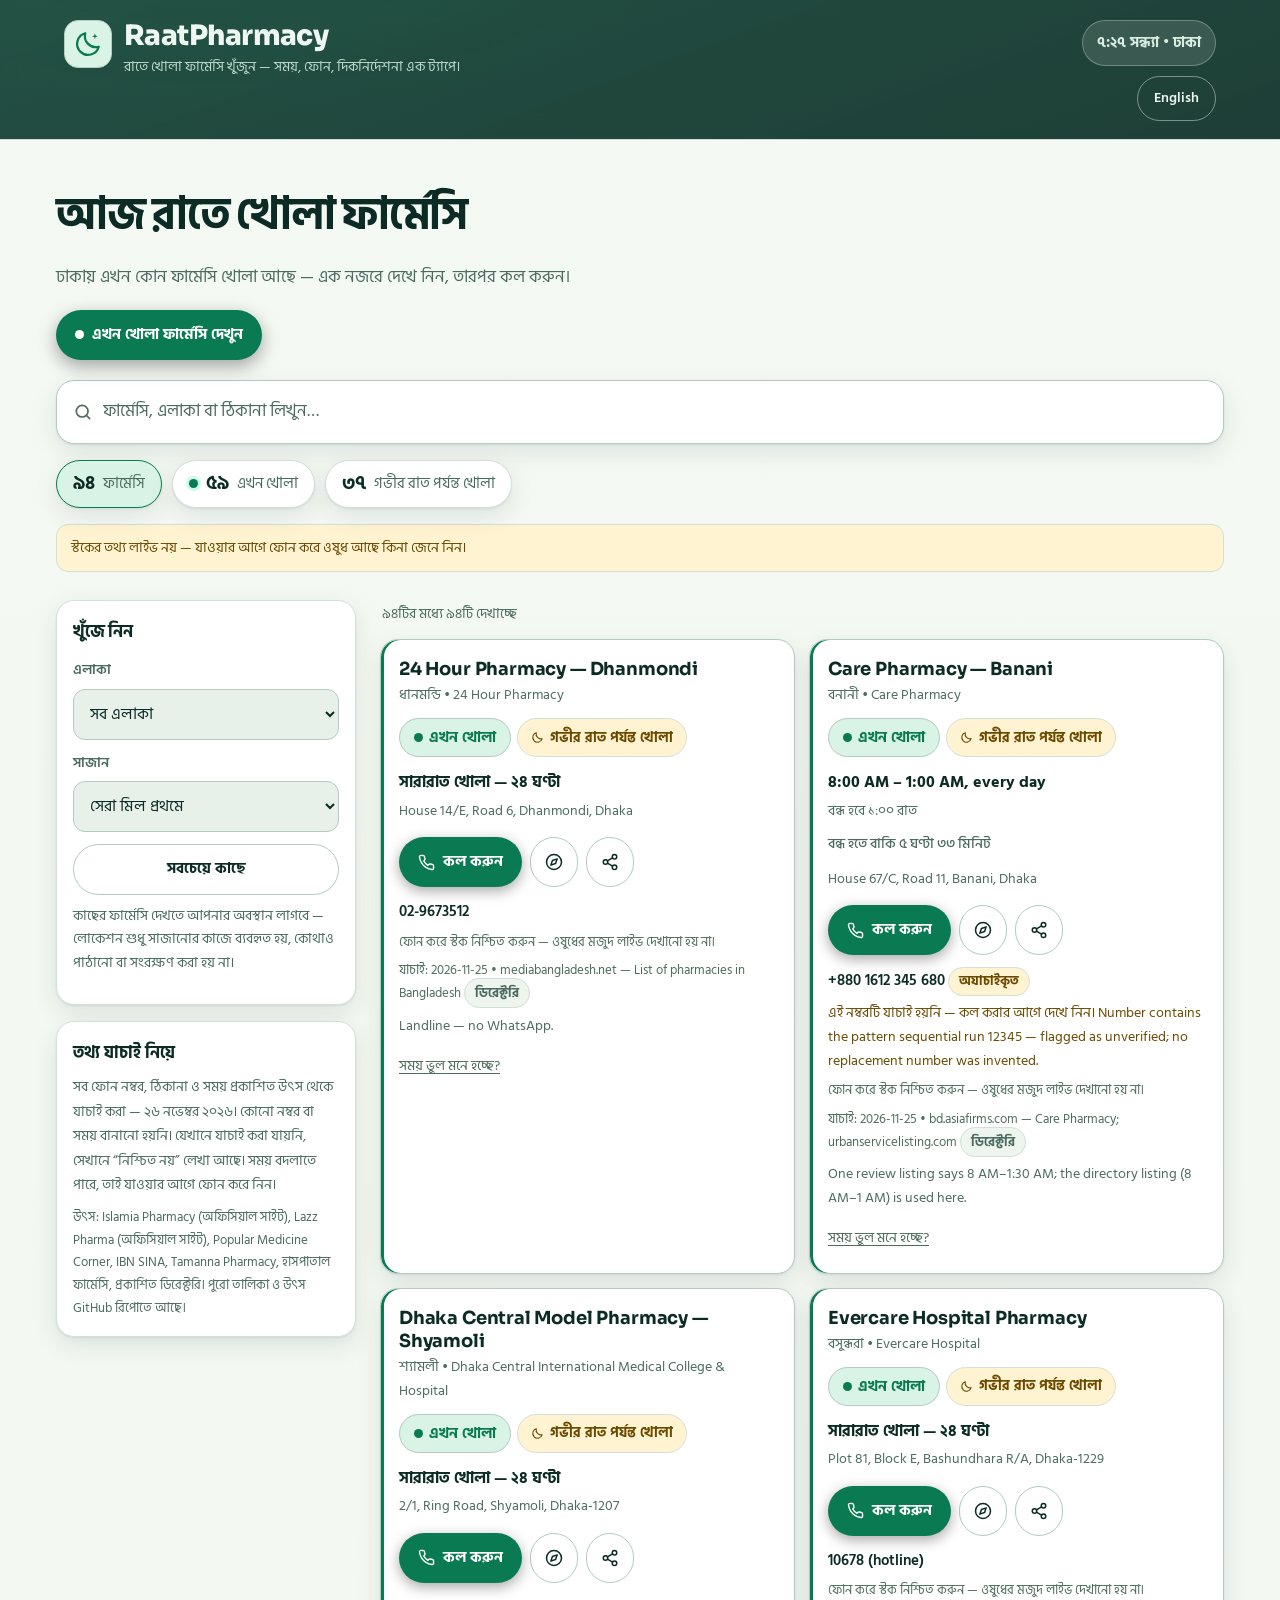
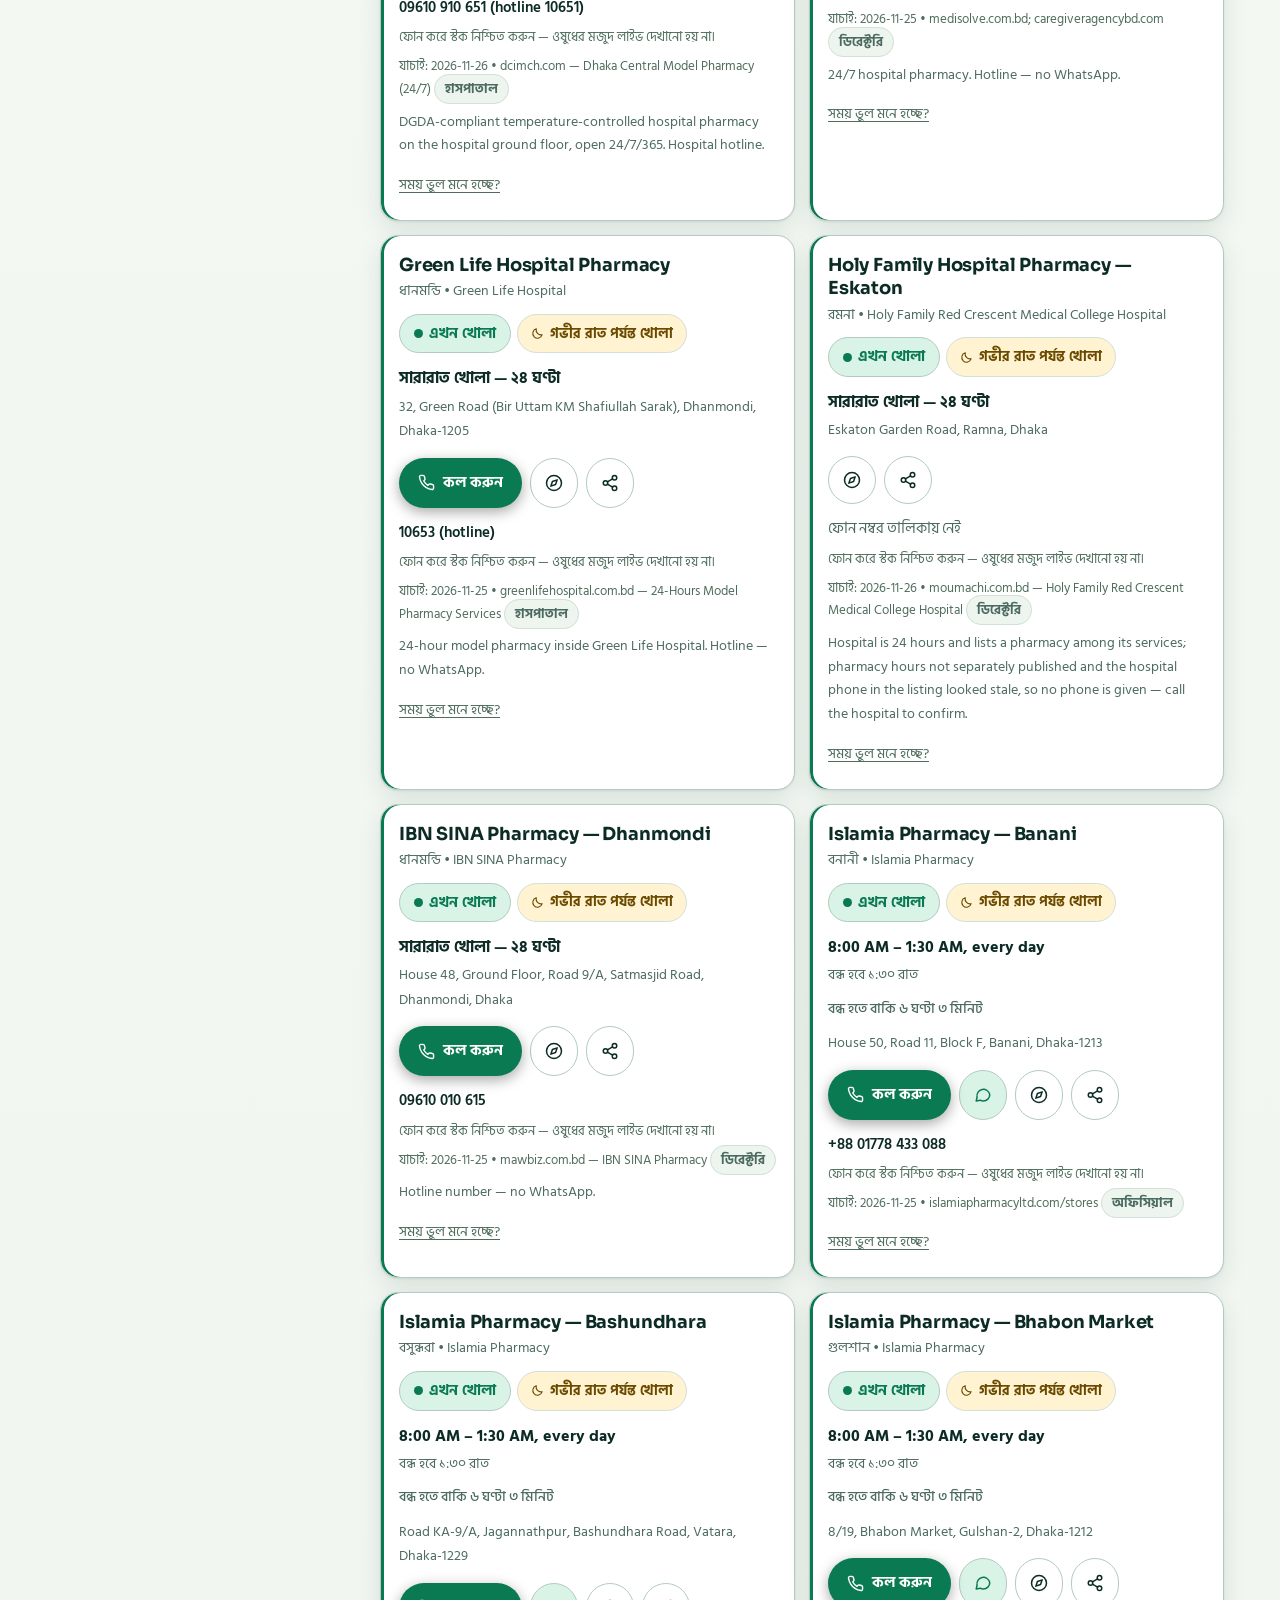
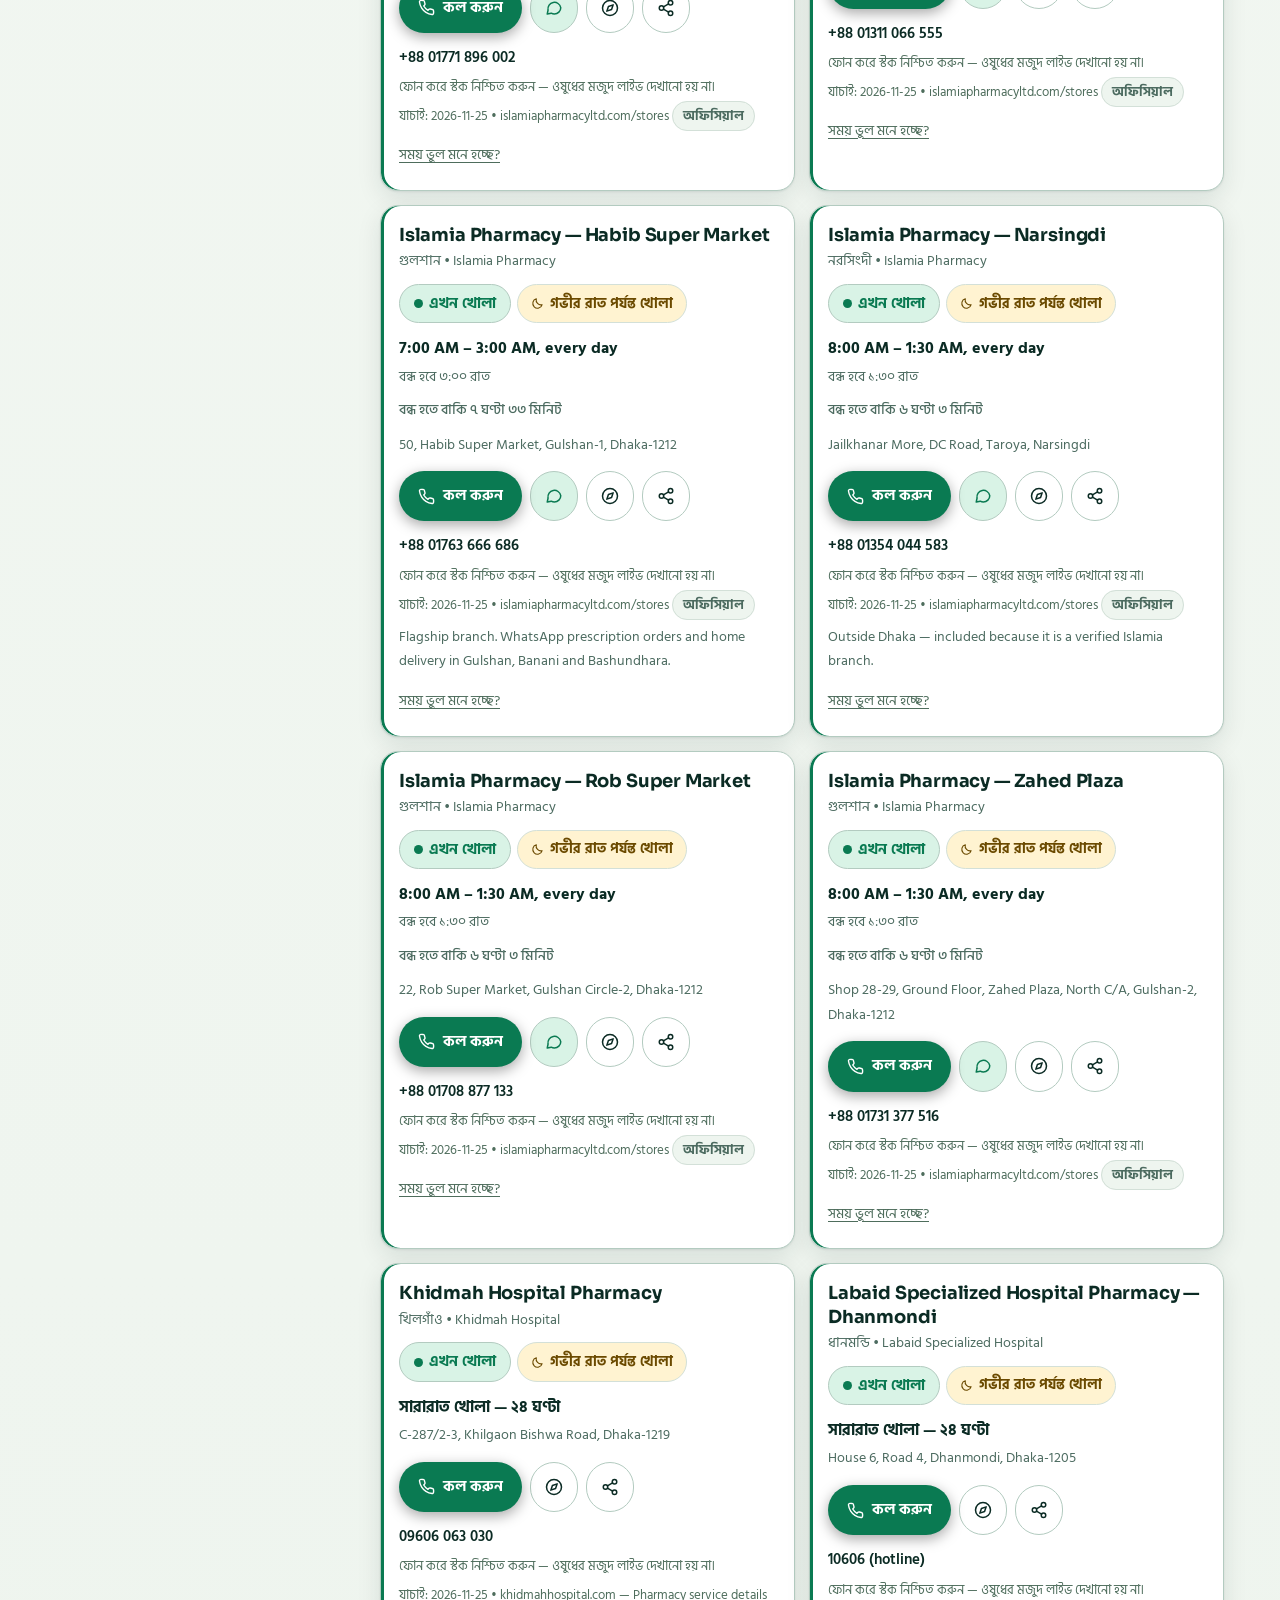
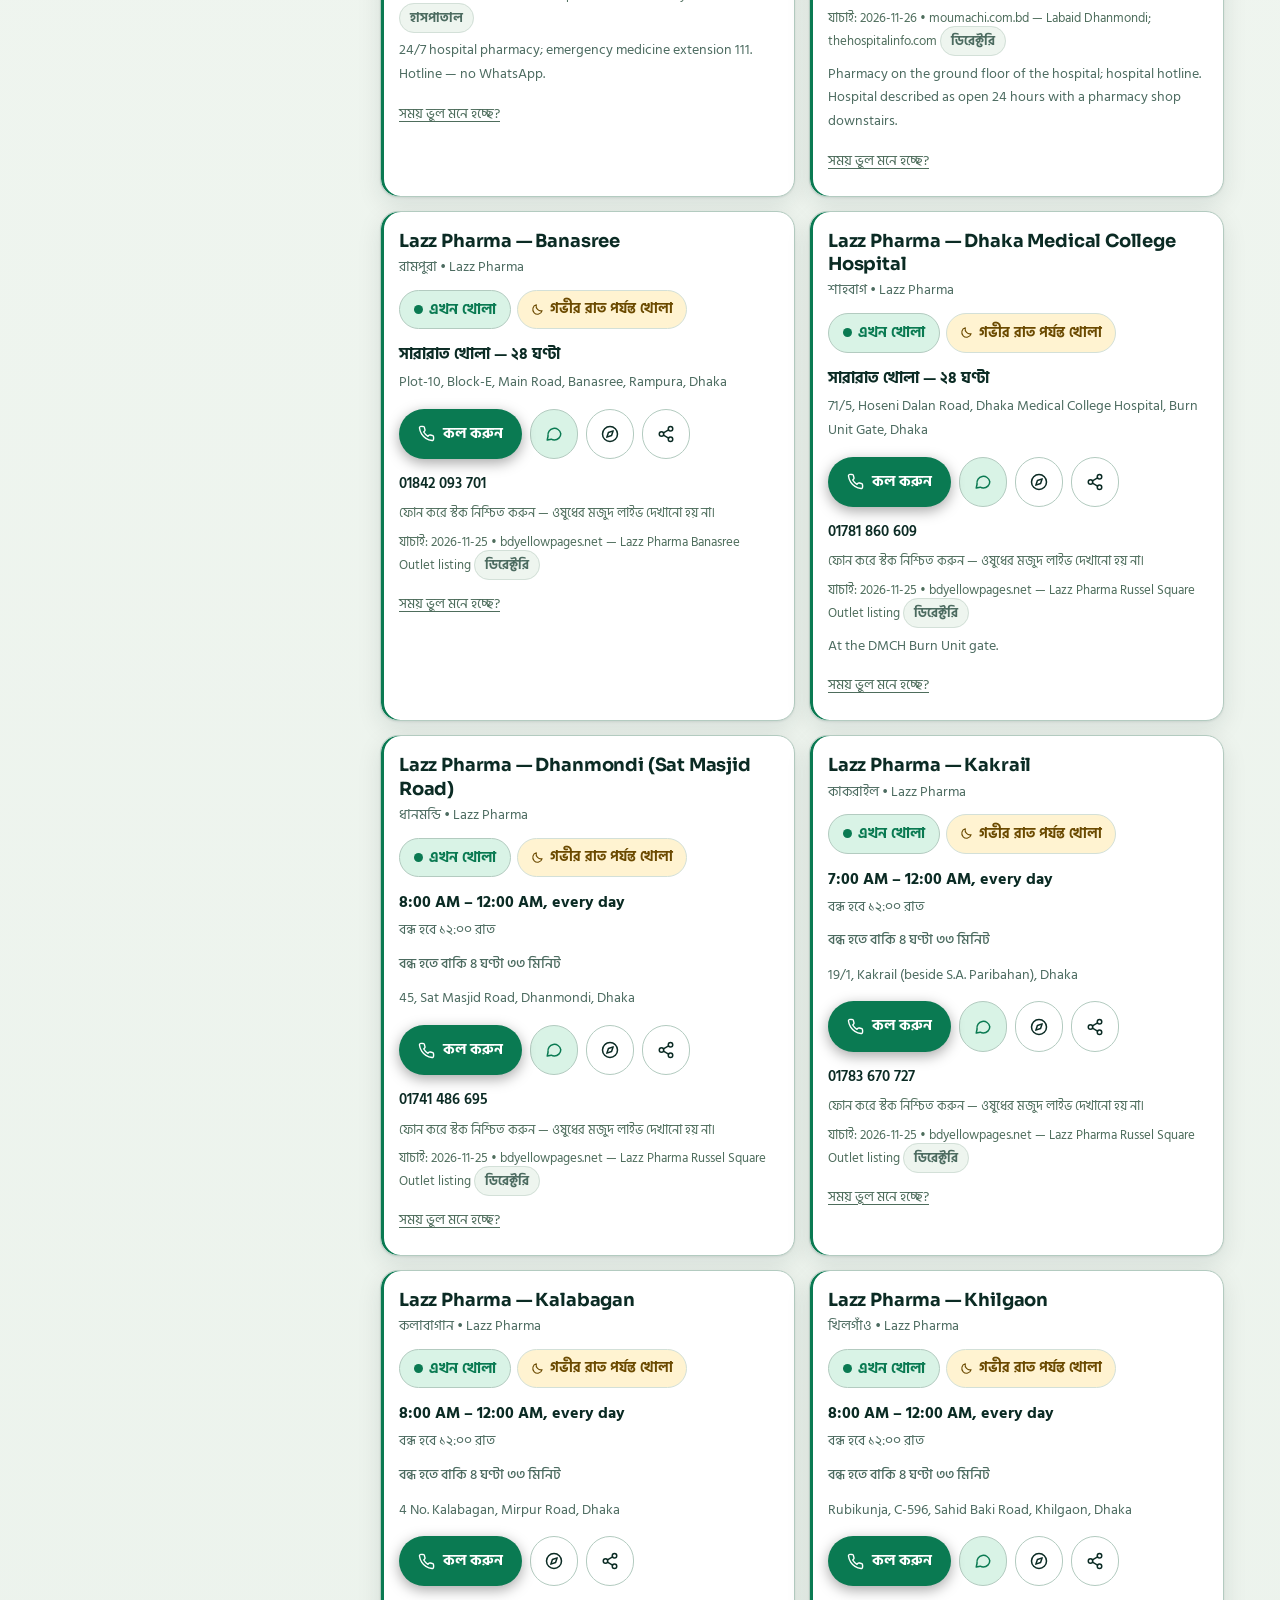
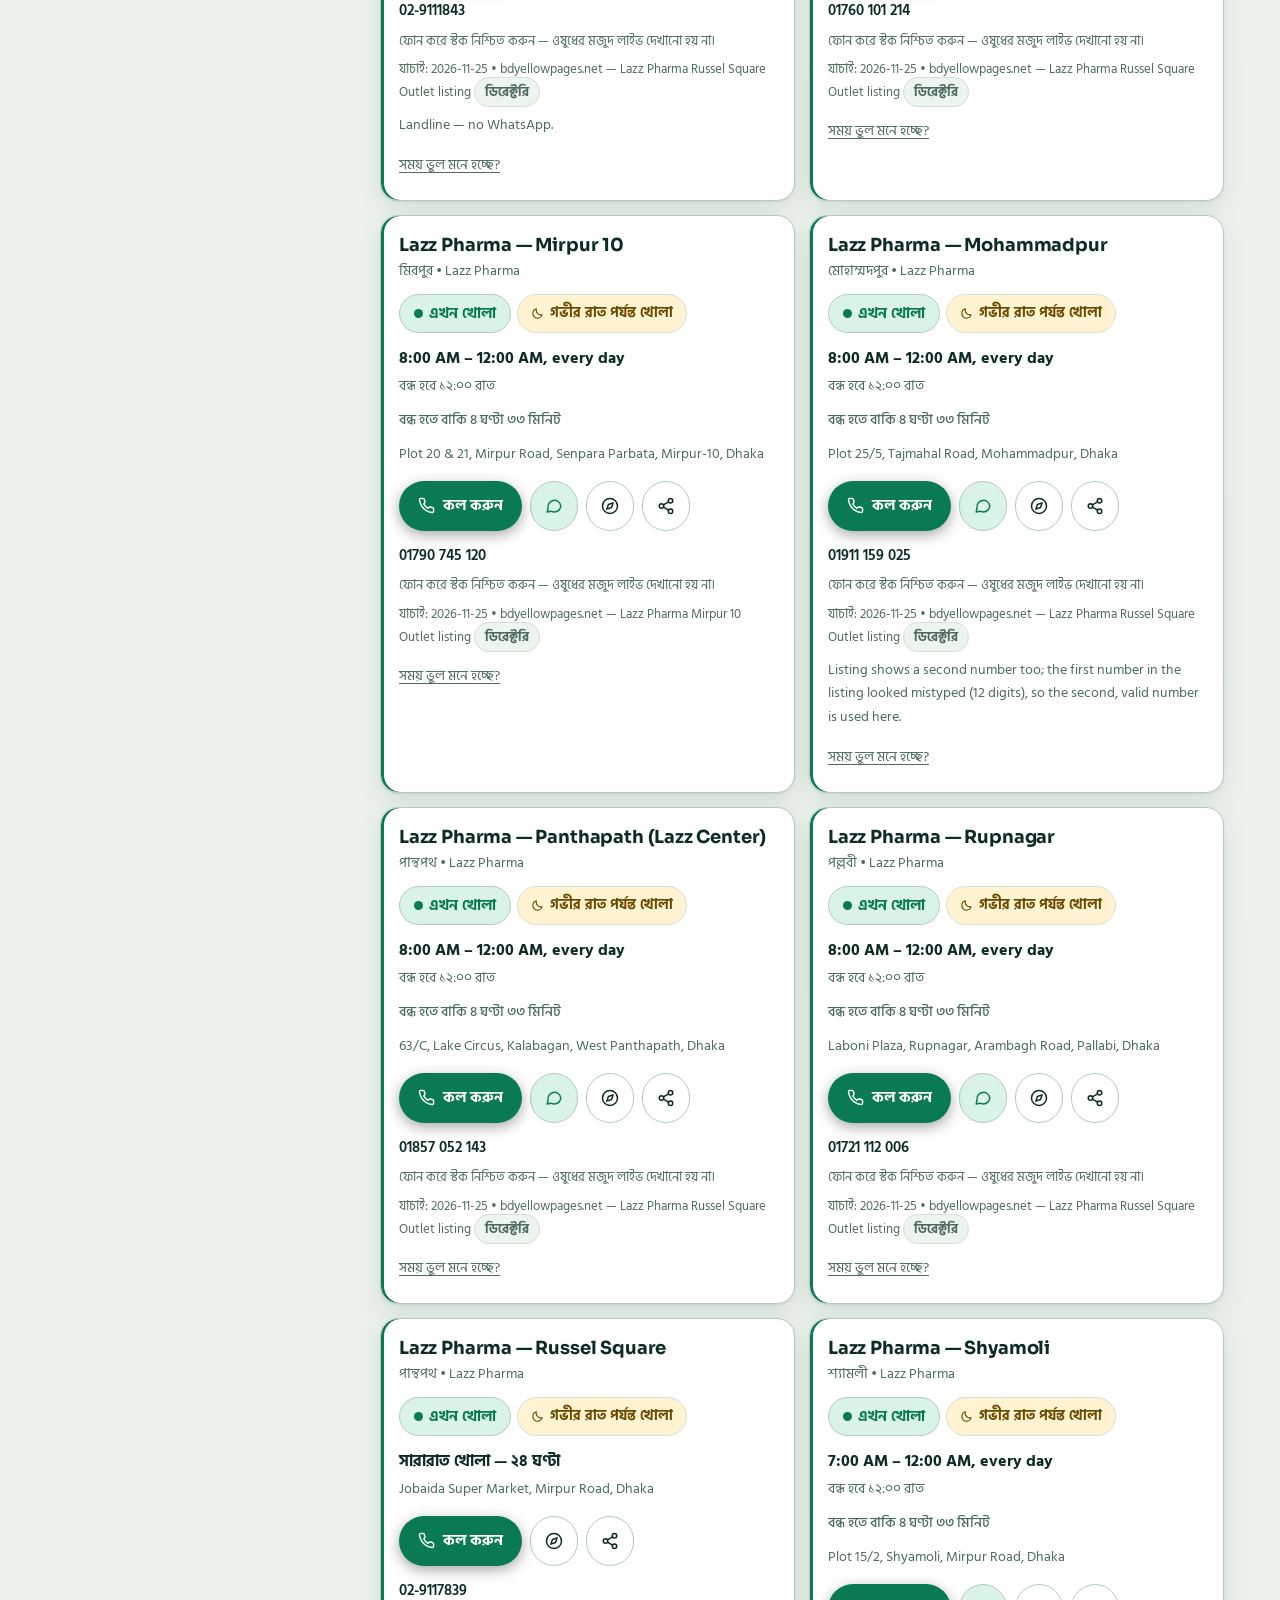
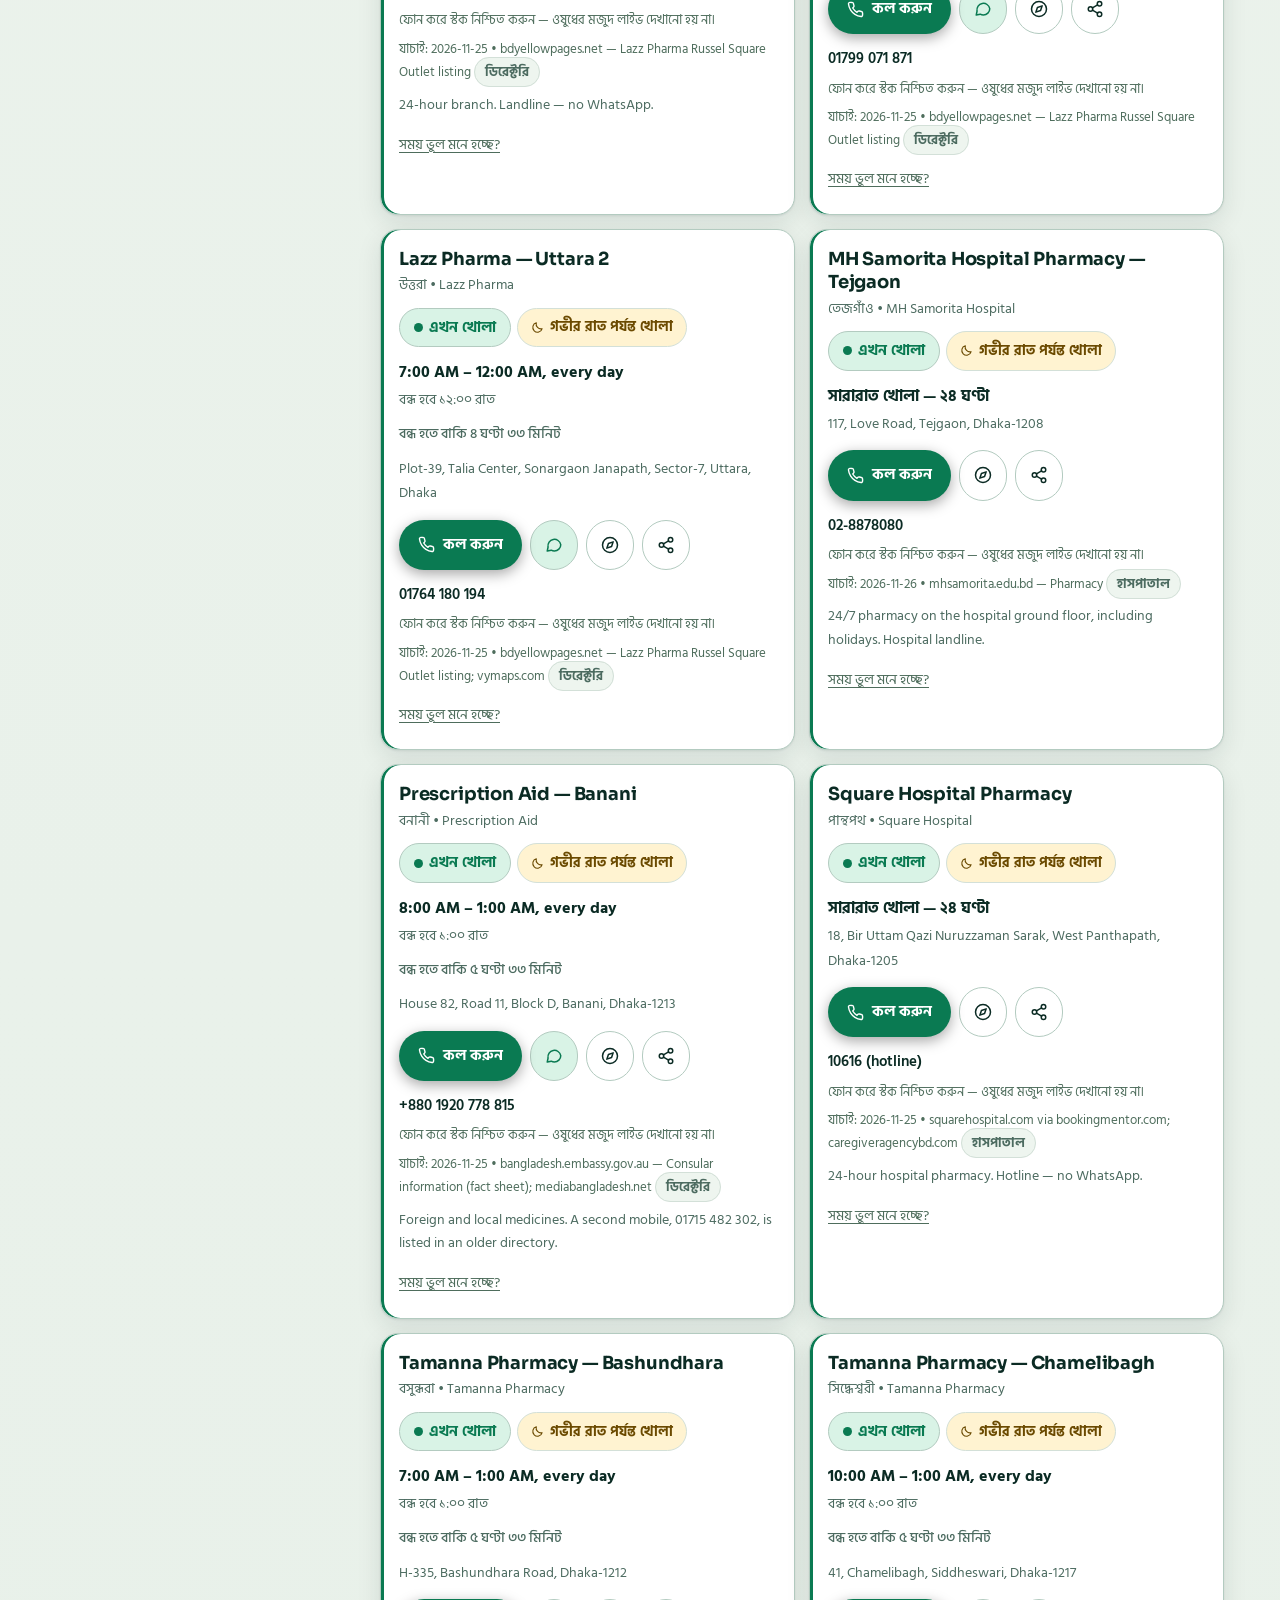
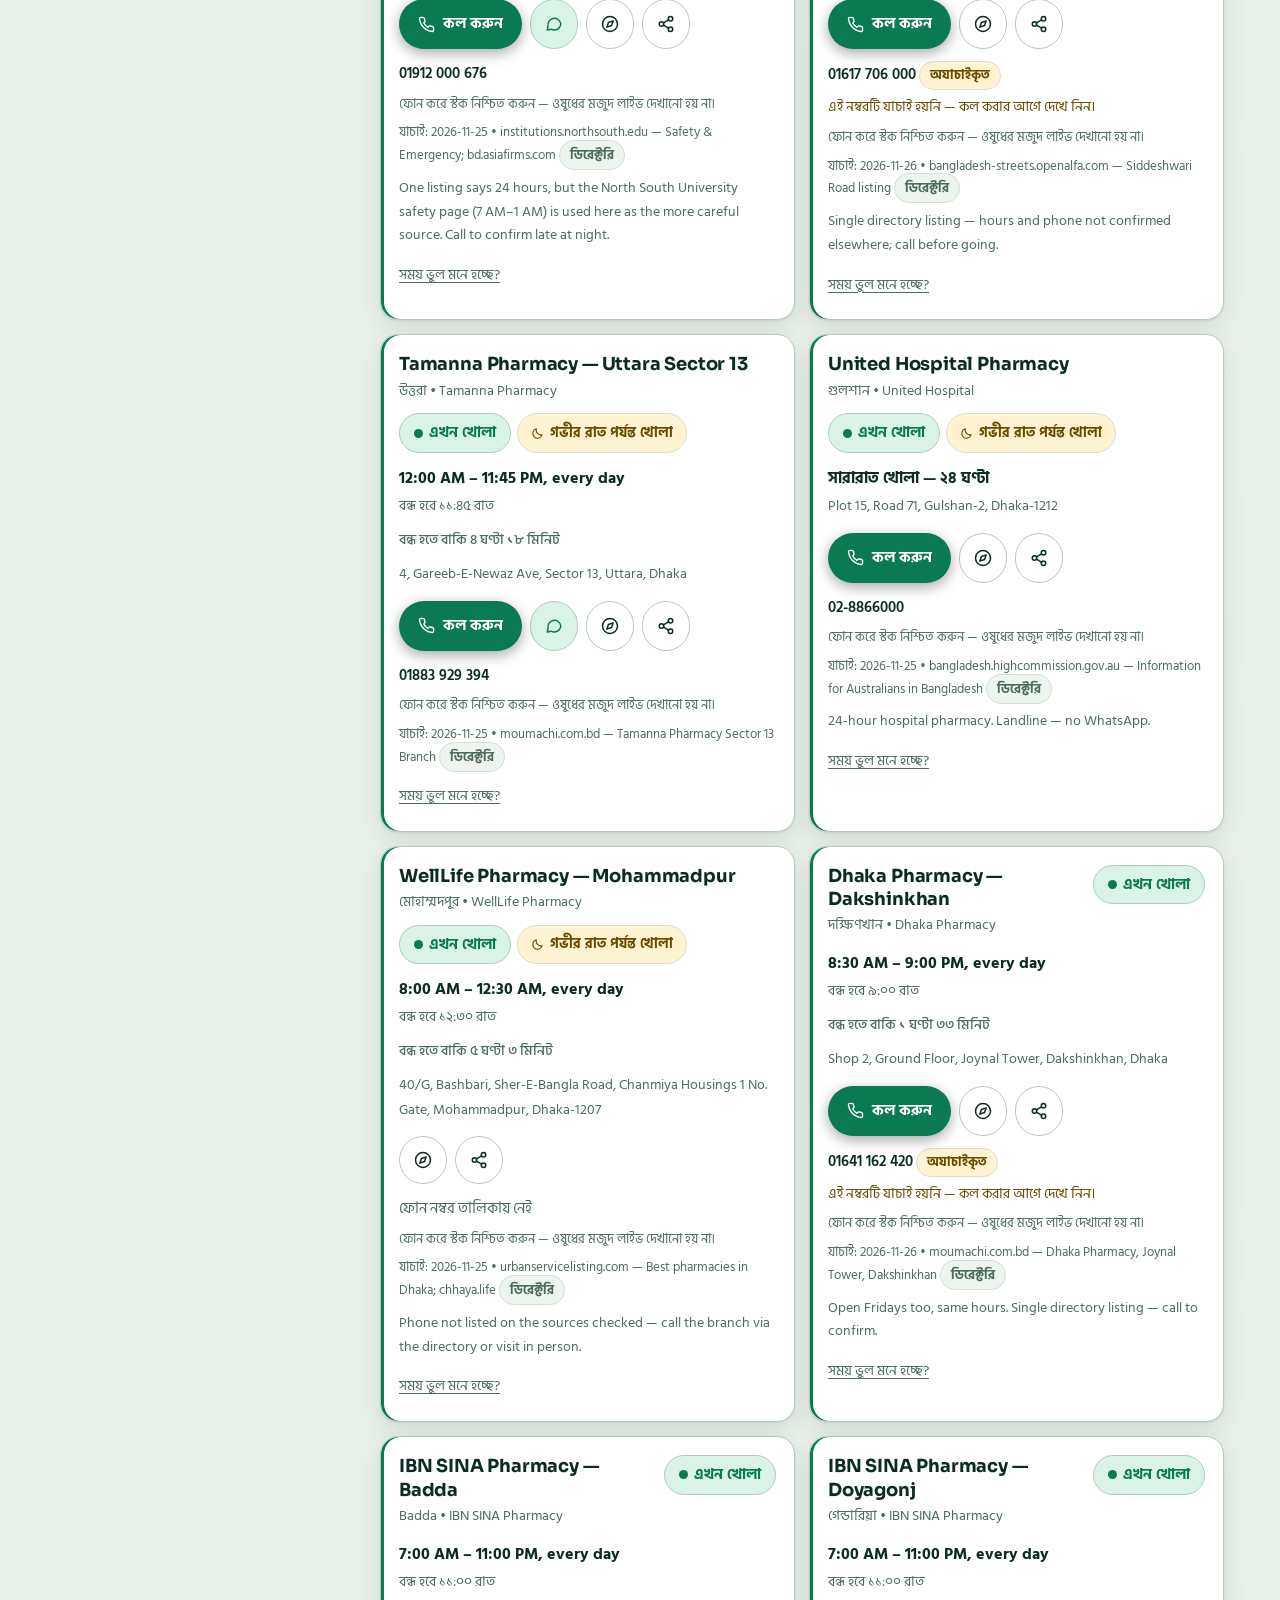
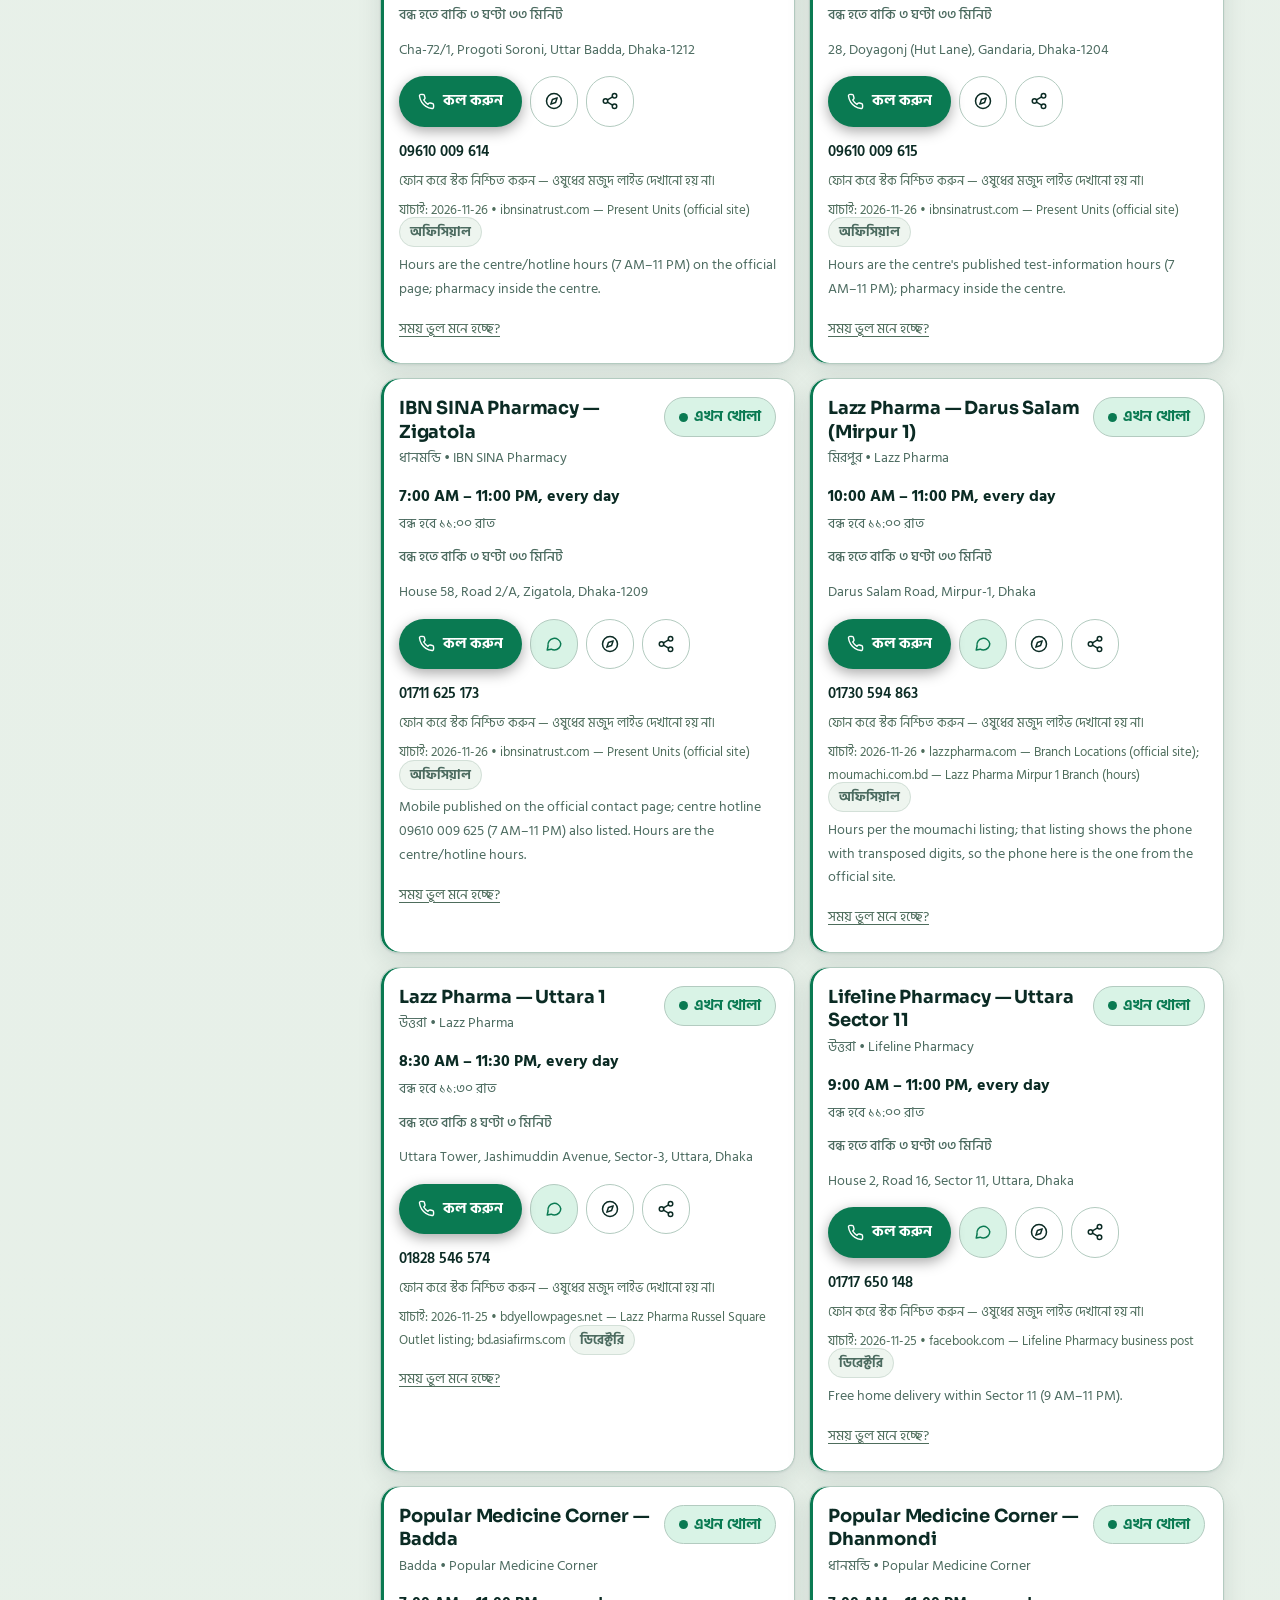
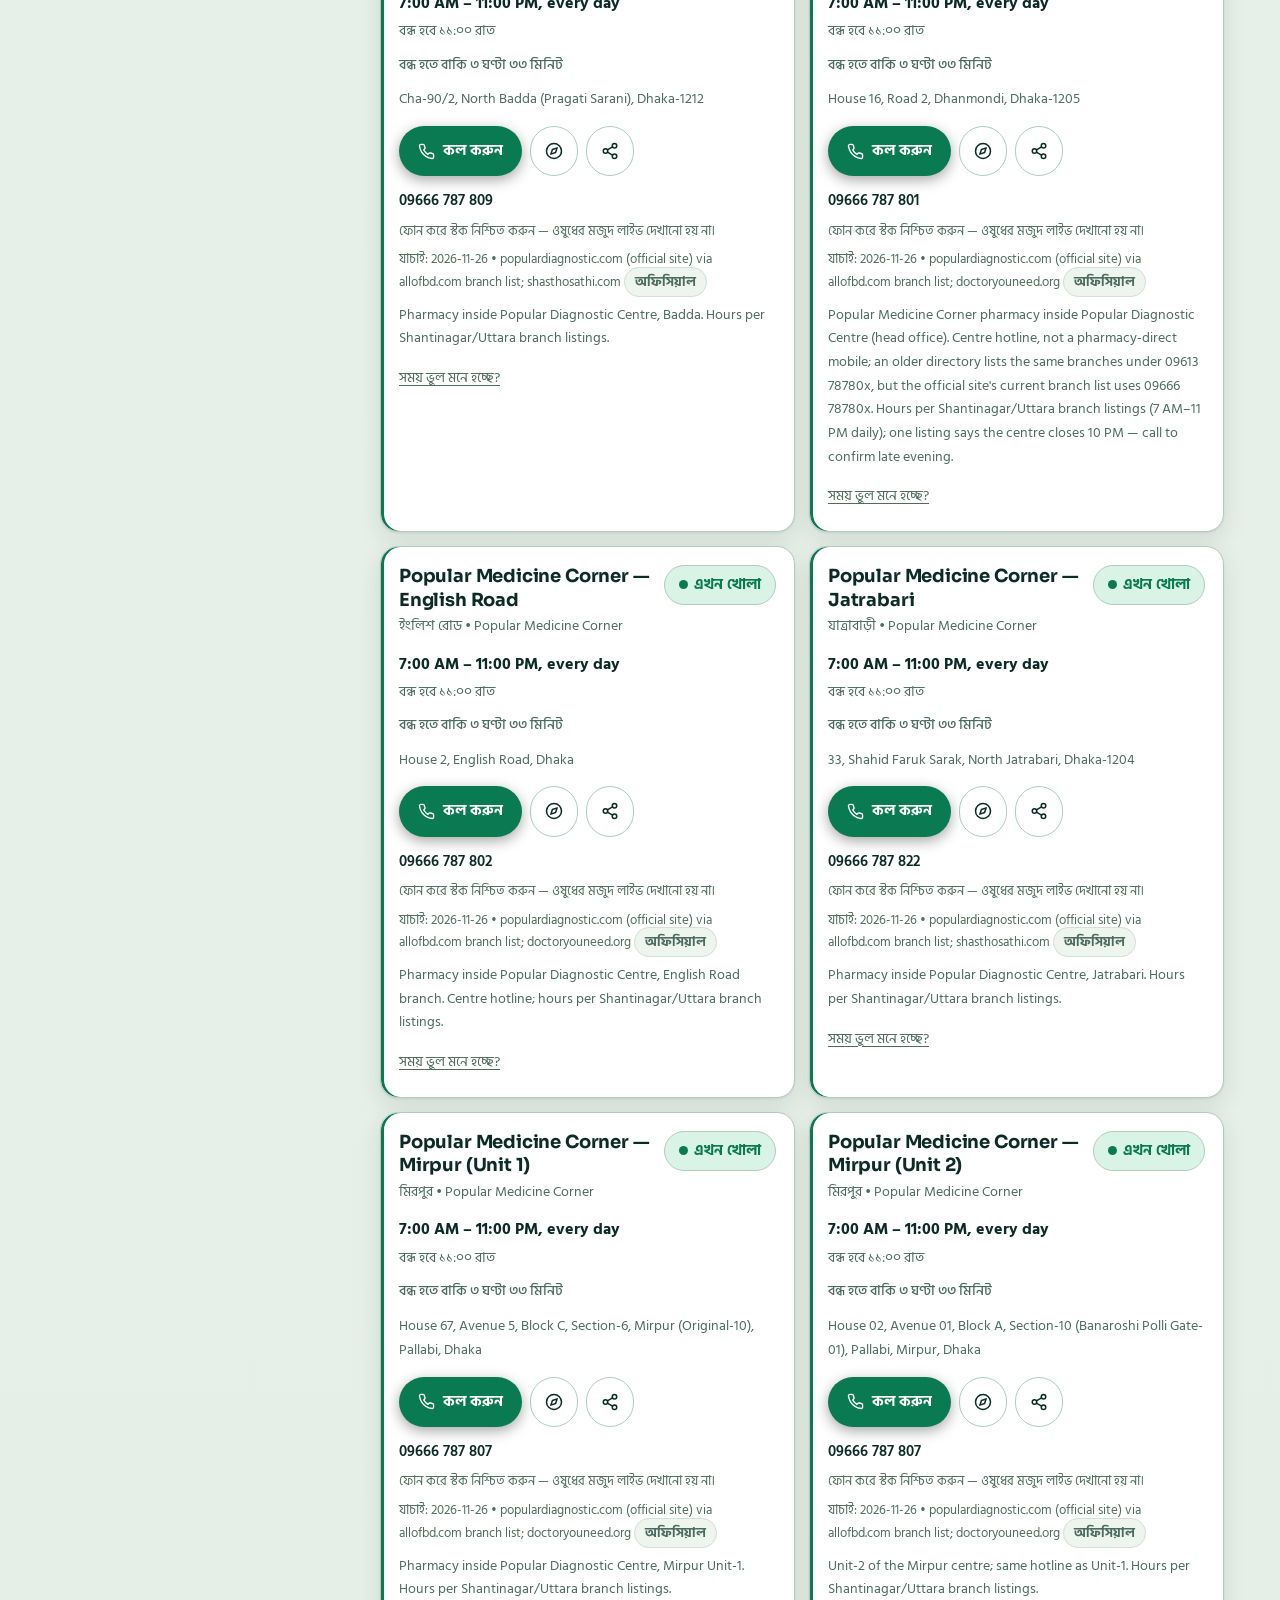
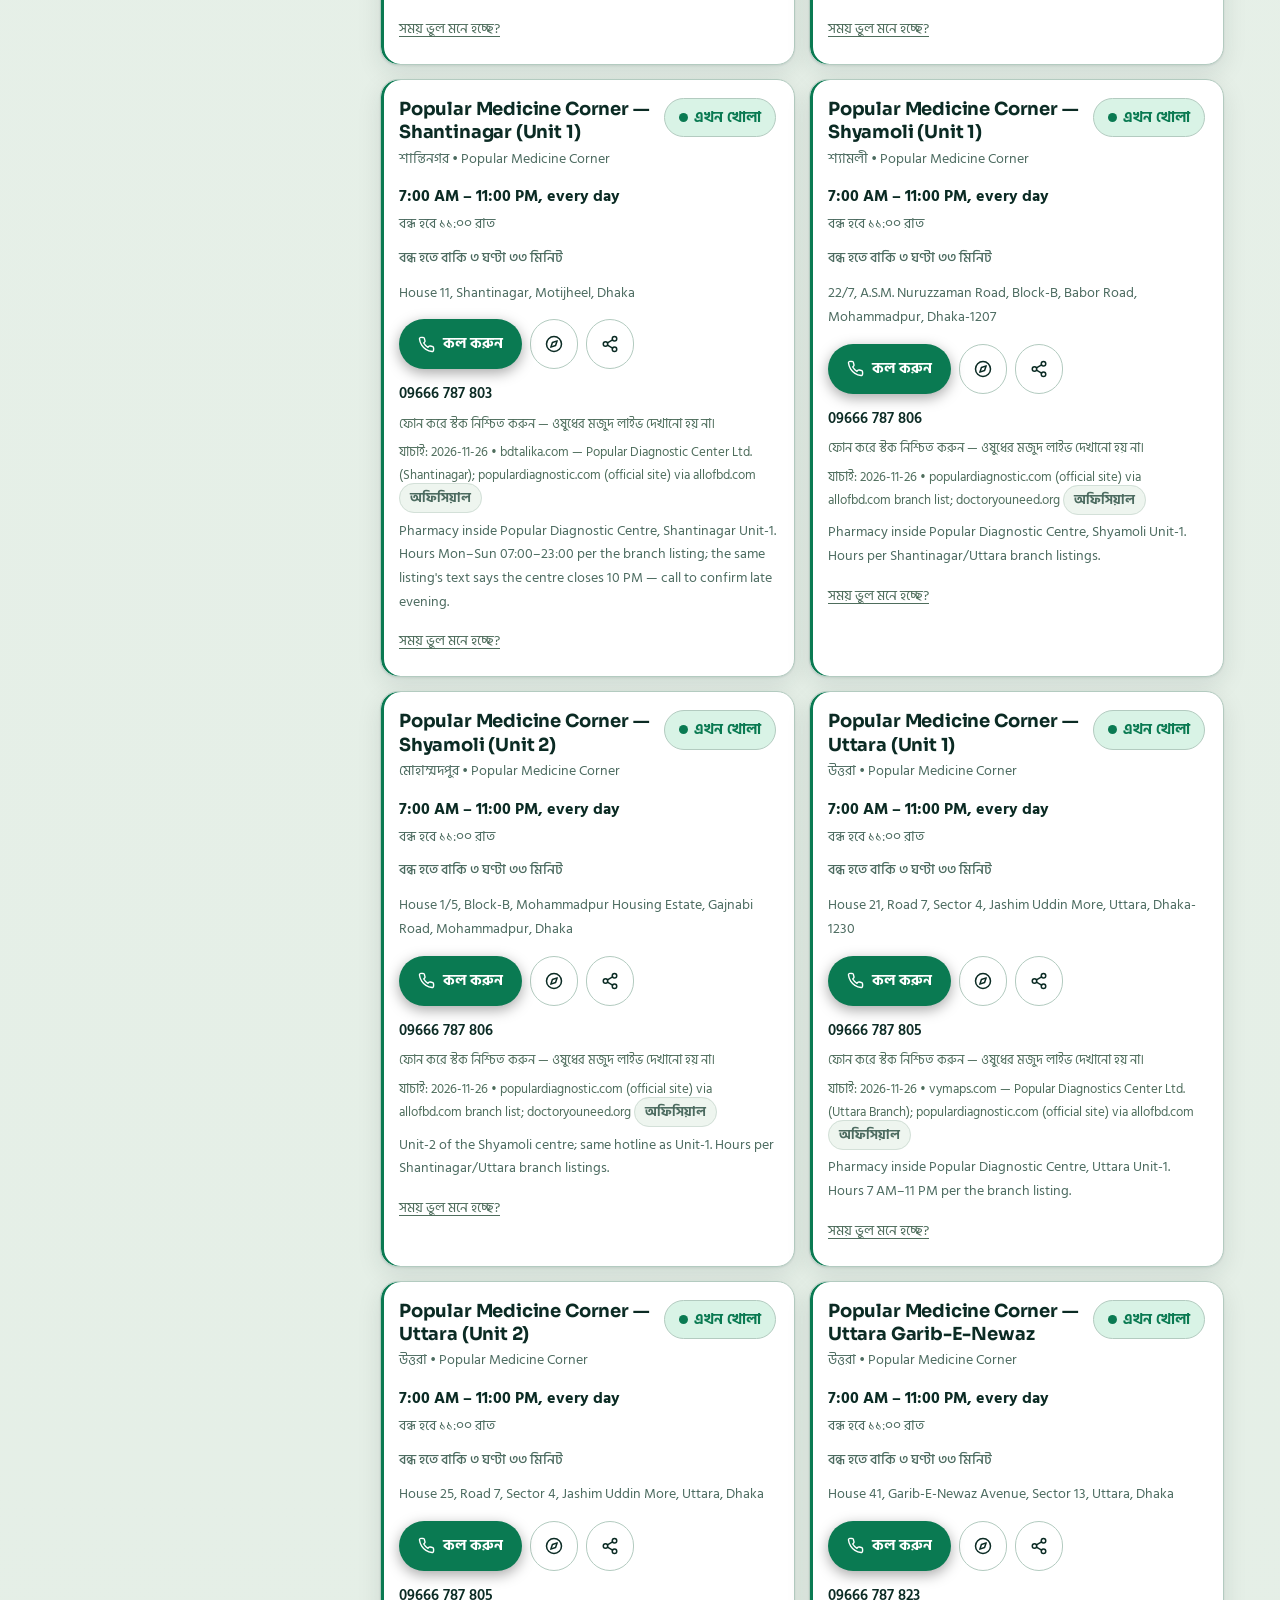
<file: index.html>
<!DOCTYPE html>
<html lang="bn">
<head>
  <meta charset="utf-8">
  <meta name="viewport" content="width=device-width, initial-scale=1, viewport-fit=cover, interactive-widget=resizes-content">
  <meta name="description" content="Find an open pharmacy near you at night — hours, phone, directions in one tap.">
  <link rel="canonical" href="https://buildempirecr.github.io/raatpharmacy/">
  <meta property="og:type" content="website">
  <meta property="og:site_name" content="RaatPharmacy">
  <meta property="og:title" content="রাতে খোলা ফার্মেসি — ঢাকা | RaatPharmacy">
  <meta property="og:description" content="ঢাকায় রাতে খোলা যাচাই করা ফার্মেসি খুঁজুন — সময়, ফোন, দিকনির্দেশনা এক ট্যাপে।">
  <meta property="og:url" content="https://buildempirecr.github.io/raatpharmacy/">
  <meta property="og:image" content="https://buildempirecr.github.io/raatpharmacy/og.png">
  <meta property="og:image:width" content="1200">
  <meta property="og:image:height" content="630">
  <meta property="og:image:alt" content="RaatPharmacy — রাতে খোলা ফার্মেসি, ঢাকা">
  <meta property="og:locale" content="bn_BD">
  <meta name="twitter:card" content="summary_large_image">
  <meta name="twitter:title" content="রাতে খোলা ফার্মেসি — ঢাকা | RaatPharmacy">
  <meta name="twitter:description" content="ঢাকায় রাতে খোলা যাচাই করা ফার্মেসি খুঁজুন — সময়, ফোন, দিকনির্দেশনা এক ট্যাপে।">
  <meta name="twitter:image" content="https://buildempirecr.github.io/raatpharmacy/og.png">
  <!-- Structured data: one Pharmacy item per entry in
       data/pharmacies.json. Generated by hand from that file — if the
       data changes, regenerate this block too, keeping telephone only
       where phoneVerified is true and hours only where verified. -->
  <script type="application/ld+json">
{
  "@context": "https://schema.org",
  "@type": "ItemList",
  "name": "RaatPharmacy — Dhaka night pharmacies",
  "description": "Verified pharmacies in Dhaka that are open at night — hours, phone, directions in one tap.",
  "numberOfItems": 94,
  "itemListElement": [
    {
      "@type": "ListItem",
      "position": 1,
      "item": {
        "@type": "Pharmacy",
        "name": "Islamia Pharmacy — Habib Super Market",
        "address": {
          "@type": "PostalAddress",
          "streetAddress": "50, Habib Super Market, Gulshan-1, Dhaka-1212",
          "addressLocality": "Dhaka",
          "addressCountry": "BD"
        },
        "telephone": "+8801763666686",
        "openingHoursSpecification": {
          "@type": "OpeningHoursSpecification",
          "dayOfWeek": [
            "Monday",
            "Tuesday",
            "Wednesday",
            "Thursday",
            "Friday",
            "Saturday",
            "Sunday"
          ],
          "opens": "07:00",
          "closes": "03:00"
        }
      }
    },
    {
      "@type": "ListItem",
      "position": 2,
      "item": {
        "@type": "Pharmacy",
        "name": "Islamia Pharmacy — Bhabon Market",
        "address": {
          "@type": "PostalAddress",
          "streetAddress": "8/19, Bhabon Market, Gulshan-2, Dhaka-1212",
          "addressLocality": "Dhaka",
          "addressCountry": "BD"
        },
        "telephone": "+8801311066555",
        "openingHoursSpecification": {
          "@type": "OpeningHoursSpecification",
          "dayOfWeek": [
            "Monday",
            "Tuesday",
            "Wednesday",
            "Thursday",
            "Friday",
            "Saturday",
            "Sunday"
          ],
          "opens": "08:00",
          "closes": "01:30"
        }
      }
    },
    {
      "@type": "ListItem",
      "position": 3,
      "item": {
        "@type": "Pharmacy",
        "name": "Islamia Pharmacy — Rob Super Market",
        "address": {
          "@type": "PostalAddress",
          "streetAddress": "22, Rob Super Market, Gulshan Circle-2, Dhaka-1212",
          "addressLocality": "Dhaka",
          "addressCountry": "BD"
        },
        "telephone": "+8801708877133",
        "openingHoursSpecification": {
          "@type": "OpeningHoursSpecification",
          "dayOfWeek": [
            "Monday",
            "Tuesday",
            "Wednesday",
            "Thursday",
            "Friday",
            "Saturday",
            "Sunday"
          ],
          "opens": "08:00",
          "closes": "01:30"
        }
      }
    },
    {
      "@type": "ListItem",
      "position": 4,
      "item": {
        "@type": "Pharmacy",
        "name": "Islamia Pharmacy — Zahed Plaza",
        "address": {
          "@type": "PostalAddress",
          "streetAddress": "Shop 28-29, Ground Floor, Zahed Plaza, North C/A, Gulshan-2, Dhaka-1212",
          "addressLocality": "Dhaka",
          "addressCountry": "BD"
        },
        "telephone": "+8801731377516",
        "openingHoursSpecification": {
          "@type": "OpeningHoursSpecification",
          "dayOfWeek": [
            "Monday",
            "Tuesday",
            "Wednesday",
            "Thursday",
            "Friday",
            "Saturday",
            "Sunday"
          ],
          "opens": "08:00",
          "closes": "01:30"
        }
      }
    },
    {
      "@type": "ListItem",
      "position": 5,
      "item": {
        "@type": "Pharmacy",
        "name": "Islamia Pharmacy — Banani",
        "address": {
          "@type": "PostalAddress",
          "streetAddress": "House 50, Road 11, Block F, Banani, Dhaka-1213",
          "addressLocality": "Dhaka",
          "addressCountry": "BD"
        },
        "telephone": "+8801778433088",
        "openingHoursSpecification": {
          "@type": "OpeningHoursSpecification",
          "dayOfWeek": [
            "Monday",
            "Tuesday",
            "Wednesday",
            "Thursday",
            "Friday",
            "Saturday",
            "Sunday"
          ],
          "opens": "08:00",
          "closes": "01:30"
        }
      }
    },
    {
      "@type": "ListItem",
      "position": 6,
      "item": {
        "@type": "Pharmacy",
        "name": "Islamia Pharmacy — Bashundhara",
        "address": {
          "@type": "PostalAddress",
          "streetAddress": "Road KA-9/A, Jagannathpur, Bashundhara Road, Vatara, Dhaka-1229",
          "addressLocality": "Dhaka",
          "addressCountry": "BD"
        },
        "telephone": "+8801771896002",
        "openingHoursSpecification": {
          "@type": "OpeningHoursSpecification",
          "dayOfWeek": [
            "Monday",
            "Tuesday",
            "Wednesday",
            "Thursday",
            "Friday",
            "Saturday",
            "Sunday"
          ],
          "opens": "08:00",
          "closes": "01:30"
        }
      }
    },
    {
      "@type": "ListItem",
      "position": 7,
      "item": {
        "@type": "Pharmacy",
        "name": "Islamia Pharmacy — Narsingdi",
        "address": {
          "@type": "PostalAddress",
          "streetAddress": "Jailkhanar More, DC Road, Taroya, Narsingdi",
          "addressLocality": "Dhaka",
          "addressCountry": "BD"
        },
        "telephone": "+8801354044583",
        "openingHoursSpecification": {
          "@type": "OpeningHoursSpecification",
          "dayOfWeek": [
            "Monday",
            "Tuesday",
            "Wednesday",
            "Thursday",
            "Friday",
            "Saturday",
            "Sunday"
          ],
          "opens": "08:00",
          "closes": "01:30"
        }
      }
    },
    {
      "@type": "ListItem",
      "position": 8,
      "item": {
        "@type": "Pharmacy",
        "name": "Lazz Pharma — Panthapath (Lazz Center)",
        "address": {
          "@type": "PostalAddress",
          "streetAddress": "63/C, Lake Circus, Kalabagan, West Panthapath, Dhaka",
          "addressLocality": "Dhaka",
          "addressCountry": "BD"
        },
        "telephone": "+8801857052143",
        "openingHoursSpecification": {
          "@type": "OpeningHoursSpecification",
          "dayOfWeek": [
            "Monday",
            "Tuesday",
            "Wednesday",
            "Thursday",
            "Friday",
            "Saturday",
            "Sunday"
          ],
          "opens": "08:00",
          "closes": "00:00"
        }
      }
    },
    {
      "@type": "ListItem",
      "position": 9,
      "item": {
        "@type": "Pharmacy",
        "name": "Lazz Pharma — Russel Square",
        "address": {
          "@type": "PostalAddress",
          "streetAddress": "Jobaida Super Market, Mirpur Road, Dhaka",
          "addressLocality": "Dhaka",
          "addressCountry": "BD"
        },
        "telephone": "+88029117839",
        "openingHoursSpecification": {
          "@type": "OpeningHoursSpecification",
          "dayOfWeek": [
            "Monday",
            "Tuesday",
            "Wednesday",
            "Thursday",
            "Friday",
            "Saturday",
            "Sunday"
          ],
          "opens": "00:00",
          "closes": "23:59"
        }
      }
    },
    {
      "@type": "ListItem",
      "position": 10,
      "item": {
        "@type": "Pharmacy",
        "name": "Lazz Pharma — Banasree",
        "address": {
          "@type": "PostalAddress",
          "streetAddress": "Plot-10, Block-E, Main Road, Banasree, Rampura, Dhaka",
          "addressLocality": "Dhaka",
          "addressCountry": "BD"
        },
        "telephone": "+8801842093701",
        "openingHoursSpecification": {
          "@type": "OpeningHoursSpecification",
          "dayOfWeek": [
            "Monday",
            "Tuesday",
            "Wednesday",
            "Thursday",
            "Friday",
            "Saturday",
            "Sunday"
          ],
          "opens": "00:00",
          "closes": "23:59"
        }
      }
    },
    {
      "@type": "ListItem",
      "position": 11,
      "item": {
        "@type": "Pharmacy",
        "name": "Lazz Pharma — Dhaka Medical College Hospital",
        "address": {
          "@type": "PostalAddress",
          "streetAddress": "71/5, Hoseni Dalan Road, Dhaka Medical College Hospital, Burn Unit Gate, Dhaka",
          "addressLocality": "Dhaka",
          "addressCountry": "BD"
        },
        "telephone": "+8801781860609",
        "openingHoursSpecification": {
          "@type": "OpeningHoursSpecification",
          "dayOfWeek": [
            "Monday",
            "Tuesday",
            "Wednesday",
            "Thursday",
            "Friday",
            "Saturday",
            "Sunday"
          ],
          "opens": "00:00",
          "closes": "23:59"
        }
      }
    },
    {
      "@type": "ListItem",
      "position": 12,
      "item": {
        "@type": "Pharmacy",
        "name": "Lazz Pharma — Mirpur 10",
        "address": {
          "@type": "PostalAddress",
          "streetAddress": "Plot 20 & 21, Mirpur Road, Senpara Parbata, Mirpur-10, Dhaka",
          "addressLocality": "Dhaka",
          "addressCountry": "BD"
        },
        "telephone": "+8801790745120",
        "openingHoursSpecification": {
          "@type": "OpeningHoursSpecification",
          "dayOfWeek": [
            "Monday",
            "Tuesday",
            "Wednesday",
            "Thursday",
            "Friday",
            "Saturday",
            "Sunday"
          ],
          "opens": "08:00",
          "closes": "00:00"
        }
      }
    },
    {
      "@type": "ListItem",
      "position": 13,
      "item": {
        "@type": "Pharmacy",
        "name": "Lazz Pharma — Dhanmondi (Sat Masjid Road)",
        "address": {
          "@type": "PostalAddress",
          "streetAddress": "45, Sat Masjid Road, Dhanmondi, Dhaka",
          "addressLocality": "Dhaka",
          "addressCountry": "BD"
        },
        "telephone": "+8801741486695",
        "openingHoursSpecification": {
          "@type": "OpeningHoursSpecification",
          "dayOfWeek": [
            "Monday",
            "Tuesday",
            "Wednesday",
            "Thursday",
            "Friday",
            "Saturday",
            "Sunday"
          ],
          "opens": "08:00",
          "closes": "00:00"
        }
      }
    },
    {
      "@type": "ListItem",
      "position": 14,
      "item": {
        "@type": "Pharmacy",
        "name": "Lazz Pharma — Mohammadpur",
        "address": {
          "@type": "PostalAddress",
          "streetAddress": "Plot 25/5, Tajmahal Road, Mohammadpur, Dhaka",
          "addressLocality": "Dhaka",
          "addressCountry": "BD"
        },
        "telephone": "+8801911159025",
        "openingHoursSpecification": {
          "@type": "OpeningHoursSpecification",
          "dayOfWeek": [
            "Monday",
            "Tuesday",
            "Wednesday",
            "Thursday",
            "Friday",
            "Saturday",
            "Sunday"
          ],
          "opens": "08:00",
          "closes": "00:00"
        }
      }
    },
    {
      "@type": "ListItem",
      "position": 15,
      "item": {
        "@type": "Pharmacy",
        "name": "Lazz Pharma — Uttara 1",
        "address": {
          "@type": "PostalAddress",
          "streetAddress": "Uttara Tower, Jashimuddin Avenue, Sector-3, Uttara, Dhaka",
          "addressLocality": "Dhaka",
          "addressCountry": "BD"
        },
        "telephone": "+8801828546574",
        "openingHoursSpecification": {
          "@type": "OpeningHoursSpecification",
          "dayOfWeek": [
            "Monday",
            "Tuesday",
            "Wednesday",
            "Thursday",
            "Friday",
            "Saturday",
            "Sunday"
          ],
          "opens": "08:30",
          "closes": "23:30"
        }
      }
    },
    {
      "@type": "ListItem",
      "position": 16,
      "item": {
        "@type": "Pharmacy",
        "name": "Lazz Pharma — Uttara 2",
        "address": {
          "@type": "PostalAddress",
          "streetAddress": "Plot-39, Talia Center, Sonargaon Janapath, Sector-7, Uttara, Dhaka",
          "addressLocality": "Dhaka",
          "addressCountry": "BD"
        },
        "telephone": "+8801764180194",
        "openingHoursSpecification": {
          "@type": "OpeningHoursSpecification",
          "dayOfWeek": [
            "Monday",
            "Tuesday",
            "Wednesday",
            "Thursday",
            "Friday",
            "Saturday",
            "Sunday"
          ],
          "opens": "07:00",
          "closes": "00:00"
        }
      }
    },
    {
      "@type": "ListItem",
      "position": 17,
      "item": {
        "@type": "Pharmacy",
        "name": "Lazz Pharma — Khilgaon",
        "address": {
          "@type": "PostalAddress",
          "streetAddress": "Rubikunja, C-596, Sahid Baki Road, Khilgaon, Dhaka",
          "addressLocality": "Dhaka",
          "addressCountry": "BD"
        },
        "telephone": "+8801760101214",
        "openingHoursSpecification": {
          "@type": "OpeningHoursSpecification",
          "dayOfWeek": [
            "Monday",
            "Tuesday",
            "Wednesday",
            "Thursday",
            "Friday",
            "Saturday",
            "Sunday"
          ],
          "opens": "08:00",
          "closes": "00:00"
        }
      }
    },
    {
      "@type": "ListItem",
      "position": 18,
      "item": {
        "@type": "Pharmacy",
        "name": "Lazz Pharma — Kakrail",
        "address": {
          "@type": "PostalAddress",
          "streetAddress": "19/1, Kakrail (beside S.A. Paribahan), Dhaka",
          "addressLocality": "Dhaka",
          "addressCountry": "BD"
        },
        "telephone": "+8801783670727",
        "openingHoursSpecification": {
          "@type": "OpeningHoursSpecification",
          "dayOfWeek": [
            "Monday",
            "Tuesday",
            "Wednesday",
            "Thursday",
            "Friday",
            "Saturday",
            "Sunday"
          ],
          "opens": "07:00",
          "closes": "00:00"
        }
      }
    },
    {
      "@type": "ListItem",
      "position": 19,
      "item": {
        "@type": "Pharmacy",
        "name": "Lazz Pharma — Shyamoli",
        "address": {
          "@type": "PostalAddress",
          "streetAddress": "Plot 15/2, Shyamoli, Mirpur Road, Dhaka",
          "addressLocality": "Dhaka",
          "addressCountry": "BD"
        },
        "telephone": "+8801799071871",
        "openingHoursSpecification": {
          "@type": "OpeningHoursSpecification",
          "dayOfWeek": [
            "Monday",
            "Tuesday",
            "Wednesday",
            "Thursday",
            "Friday",
            "Saturday",
            "Sunday"
          ],
          "opens": "07:00",
          "closes": "00:00"
        }
      }
    },
    {
      "@type": "ListItem",
      "position": 20,
      "item": {
        "@type": "Pharmacy",
        "name": "Lazz Pharma — Kalabagan",
        "address": {
          "@type": "PostalAddress",
          "streetAddress": "4 No. Kalabagan, Mirpur Road, Dhaka",
          "addressLocality": "Dhaka",
          "addressCountry": "BD"
        },
        "telephone": "+88029111843",
        "openingHoursSpecification": {
          "@type": "OpeningHoursSpecification",
          "dayOfWeek": [
            "Monday",
            "Tuesday",
            "Wednesday",
            "Thursday",
            "Friday",
            "Saturday",
            "Sunday"
          ],
          "opens": "08:00",
          "closes": "00:00"
        }
      }
    },
    {
      "@type": "ListItem",
      "position": 21,
      "item": {
        "@type": "Pharmacy",
        "name": "Lazz Pharma — Rupnagar",
        "address": {
          "@type": "PostalAddress",
          "streetAddress": "Laboni Plaza, Rupnagar, Arambagh Road, Pallabi, Dhaka",
          "addressLocality": "Dhaka",
          "addressCountry": "BD"
        },
        "telephone": "+8801721112006",
        "openingHoursSpecification": {
          "@type": "OpeningHoursSpecification",
          "dayOfWeek": [
            "Monday",
            "Tuesday",
            "Wednesday",
            "Thursday",
            "Friday",
            "Saturday",
            "Sunday"
          ],
          "opens": "08:00",
          "closes": "00:00"
        }
      }
    },
    {
      "@type": "ListItem",
      "position": 22,
      "item": {
        "@type": "Pharmacy",
        "name": "Lazz Pharma — Jatrabari",
        "address": {
          "@type": "PostalAddress",
          "streetAddress": "16, Shaheed Faruk Shorok, Jatrabari, Dhaka",
          "addressLocality": "Dhaka",
          "addressCountry": "BD"
        },
        "telephone": "+8801872733533"
      }
    },
    {
      "@type": "ListItem",
      "position": 23,
      "item": {
        "@type": "Pharmacy",
        "name": "Tamanna Pharmacy — Bashundhara",
        "address": {
          "@type": "PostalAddress",
          "streetAddress": "H-335, Bashundhara Road, Dhaka-1212",
          "addressLocality": "Dhaka",
          "addressCountry": "BD"
        },
        "telephone": "+8801912000676",
        "openingHoursSpecification": {
          "@type": "OpeningHoursSpecification",
          "dayOfWeek": [
            "Monday",
            "Tuesday",
            "Wednesday",
            "Thursday",
            "Friday",
            "Saturday",
            "Sunday"
          ],
          "opens": "07:00",
          "closes": "01:00"
        }
      }
    },
    {
      "@type": "ListItem",
      "position": 24,
      "item": {
        "@type": "Pharmacy",
        "name": "Tamanna Pharmacy — Gulshan 1",
        "address": {
          "@type": "PostalAddress",
          "streetAddress": "50/4, Habib Market, Gulshan-1, Dhaka",
          "addressLocality": "Dhaka",
          "addressCountry": "BD"
        },
        "telephone": "+8801818429178",
        "openingHoursSpecification": {
          "@type": "OpeningHoursSpecification",
          "dayOfWeek": [
            "Monday",
            "Tuesday",
            "Wednesday",
            "Thursday",
            "Friday",
            "Saturday",
            "Sunday"
          ],
          "opens": "07:00",
          "closes": "22:00"
        }
      }
    },
    {
      "@type": "ListItem",
      "position": 25,
      "item": {
        "@type": "Pharmacy",
        "name": "Tamanna Pharmacy — Uttara Sector 13",
        "address": {
          "@type": "PostalAddress",
          "streetAddress": "4, Gareeb-E-Newaz Ave, Sector 13, Uttara, Dhaka",
          "addressLocality": "Dhaka",
          "addressCountry": "BD"
        },
        "telephone": "+8801883929394",
        "openingHoursSpecification": {
          "@type": "OpeningHoursSpecification",
          "dayOfWeek": [
            "Monday",
            "Tuesday",
            "Wednesday",
            "Thursday",
            "Friday",
            "Saturday",
            "Sunday"
          ],
          "opens": "00:00",
          "closes": "23:45"
        }
      }
    },
    {
      "@type": "ListItem",
      "position": 26,
      "item": {
        "@type": "Pharmacy",
        "name": "Tamanna Pharmacy — Dhakeshwari Road",
        "address": {
          "@type": "PostalAddress",
          "streetAddress": "Plot 15/1, Dhakeshwari Road, Lalbagh, Dhaka",
          "addressLocality": "Dhaka",
          "addressCountry": "BD"
        },
        "telephone": "+8801315700800",
        "openingHoursSpecification": {
          "@type": "OpeningHoursSpecification",
          "dayOfWeek": [
            "Monday",
            "Tuesday",
            "Wednesday",
            "Thursday",
            "Friday",
            "Saturday",
            "Sunday"
          ],
          "opens": "09:30",
          "closes": "23:00"
        }
      }
    },
    {
      "@type": "ListItem",
      "position": 27,
      "item": {
        "@type": "Pharmacy",
        "name": "Tamanna Pharmacy — Moghbazar",
        "address": {
          "@type": "PostalAddress",
          "streetAddress": "Plot 674, Jahabox Lane, Boro Moghbazar, Dhaka",
          "addressLocality": "Dhaka",
          "addressCountry": "BD"
        },
        "telephone": "+8801923567812",
        "openingHoursSpecification": {
          "@type": "OpeningHoursSpecification",
          "dayOfWeek": [
            "Monday",
            "Tuesday",
            "Wednesday",
            "Thursday",
            "Friday",
            "Saturday",
            "Sunday"
          ],
          "opens": "08:00",
          "closes": "23:30"
        }
      }
    },
    {
      "@type": "ListItem",
      "position": 28,
      "item": {
        "@type": "Pharmacy",
        "name": "Tamanna Pharmacy — Bashabo",
        "address": {
          "@type": "PostalAddress",
          "streetAddress": "35, Atish Dipankar Road, Bashabo, Dhaka-1214",
          "addressLocality": "Dhaka",
          "addressCountry": "BD"
        },
        "telephone": "+8801726111696"
      }
    },
    {
      "@type": "ListItem",
      "position": 29,
      "item": {
        "@type": "Pharmacy",
        "name": "Tamanna Pharmacy — Malibagh",
        "address": {
          "@type": "PostalAddress",
          "streetAddress": "484, DIT Road, Malibagh, Dhaka",
          "addressLocality": "Dhaka",
          "addressCountry": "BD"
        },
        "telephone": "+8801711766091"
      }
    },
    {
      "@type": "ListItem",
      "position": 30,
      "item": {
        "@type": "Pharmacy",
        "name": "Care Pharmacy — Banani",
        "address": {
          "@type": "PostalAddress",
          "streetAddress": "House 67/C, Road 11, Banani, Dhaka",
          "addressLocality": "Dhaka",
          "addressCountry": "BD"
        },
        "openingHoursSpecification": {
          "@type": "OpeningHoursSpecification",
          "dayOfWeek": [
            "Monday",
            "Tuesday",
            "Wednesday",
            "Thursday",
            "Friday",
            "Saturday",
            "Sunday"
          ],
          "opens": "08:00",
          "closes": "01:00"
        }
      }
    },
    {
      "@type": "ListItem",
      "position": 31,
      "item": {
        "@type": "Pharmacy",
        "name": "Prescription Aid — Banani",
        "address": {
          "@type": "PostalAddress",
          "streetAddress": "House 82, Road 11, Block D, Banani, Dhaka-1213",
          "addressLocality": "Dhaka",
          "addressCountry": "BD"
        },
        "telephone": "+8801920778815",
        "openingHoursSpecification": {
          "@type": "OpeningHoursSpecification",
          "dayOfWeek": [
            "Monday",
            "Tuesday",
            "Wednesday",
            "Thursday",
            "Friday",
            "Saturday",
            "Sunday"
          ],
          "opens": "08:00",
          "closes": "01:00"
        }
      }
    },
    {
      "@type": "ListItem",
      "position": 32,
      "item": {
        "@type": "Pharmacy",
        "name": "IBN SINA Pharmacy — Dhanmondi",
        "address": {
          "@type": "PostalAddress",
          "streetAddress": "House 48, Ground Floor, Road 9/A, Satmasjid Road, Dhanmondi, Dhaka",
          "addressLocality": "Dhaka",
          "addressCountry": "BD"
        },
        "telephone": "+8809610010615",
        "openingHoursSpecification": {
          "@type": "OpeningHoursSpecification",
          "dayOfWeek": [
            "Monday",
            "Tuesday",
            "Wednesday",
            "Thursday",
            "Friday",
            "Saturday",
            "Sunday"
          ],
          "opens": "00:00",
          "closes": "23:59"
        }
      }
    },
    {
      "@type": "ListItem",
      "position": 33,
      "item": {
        "@type": "Pharmacy",
        "name": "WellLife Pharmacy — Mohammadpur",
        "address": {
          "@type": "PostalAddress",
          "streetAddress": "40/G, Bashbari, Sher-E-Bangla Road, Chanmiya Housings 1 No. Gate, Mohammadpur, Dhaka-1207",
          "addressLocality": "Dhaka",
          "addressCountry": "BD"
        },
        "openingHoursSpecification": {
          "@type": "OpeningHoursSpecification",
          "dayOfWeek": [
            "Monday",
            "Tuesday",
            "Wednesday",
            "Thursday",
            "Friday",
            "Saturday",
            "Sunday"
          ],
          "opens": "08:00",
          "closes": "00:30"
        }
      }
    },
    {
      "@type": "ListItem",
      "position": 34,
      "item": {
        "@type": "Pharmacy",
        "name": "Green Life Hospital Pharmacy",
        "address": {
          "@type": "PostalAddress",
          "streetAddress": "32, Green Road (Bir Uttam KM Shafiullah Sarak), Dhanmondi, Dhaka-1205",
          "addressLocality": "Dhaka",
          "addressCountry": "BD"
        },
        "telephone": "10653",
        "openingHoursSpecification": {
          "@type": "OpeningHoursSpecification",
          "dayOfWeek": [
            "Monday",
            "Tuesday",
            "Wednesday",
            "Thursday",
            "Friday",
            "Saturday",
            "Sunday"
          ],
          "opens": "00:00",
          "closes": "23:59"
        }
      }
    },
    {
      "@type": "ListItem",
      "position": 35,
      "item": {
        "@type": "Pharmacy",
        "name": "Khidmah Hospital Pharmacy",
        "address": {
          "@type": "PostalAddress",
          "streetAddress": "C-287/2-3, Khilgaon Bishwa Road, Dhaka-1219",
          "addressLocality": "Dhaka",
          "addressCountry": "BD"
        },
        "telephone": "+8809606063030",
        "openingHoursSpecification": {
          "@type": "OpeningHoursSpecification",
          "dayOfWeek": [
            "Monday",
            "Tuesday",
            "Wednesday",
            "Thursday",
            "Friday",
            "Saturday",
            "Sunday"
          ],
          "opens": "00:00",
          "closes": "23:59"
        }
      }
    },
    {
      "@type": "ListItem",
      "position": 36,
      "item": {
        "@type": "Pharmacy",
        "name": "Square Hospital Pharmacy",
        "address": {
          "@type": "PostalAddress",
          "streetAddress": "18, Bir Uttam Qazi Nuruzzaman Sarak, West Panthapath, Dhaka-1205",
          "addressLocality": "Dhaka",
          "addressCountry": "BD"
        },
        "telephone": "10616",
        "openingHoursSpecification": {
          "@type": "OpeningHoursSpecification",
          "dayOfWeek": [
            "Monday",
            "Tuesday",
            "Wednesday",
            "Thursday",
            "Friday",
            "Saturday",
            "Sunday"
          ],
          "opens": "00:00",
          "closes": "23:59"
        }
      }
    },
    {
      "@type": "ListItem",
      "position": 37,
      "item": {
        "@type": "Pharmacy",
        "name": "Evercare Hospital Pharmacy",
        "address": {
          "@type": "PostalAddress",
          "streetAddress": "Plot 81, Block E, Bashundhara R/A, Dhaka-1229",
          "addressLocality": "Dhaka",
          "addressCountry": "BD"
        },
        "telephone": "10678",
        "openingHoursSpecification": {
          "@type": "OpeningHoursSpecification",
          "dayOfWeek": [
            "Monday",
            "Tuesday",
            "Wednesday",
            "Thursday",
            "Friday",
            "Saturday",
            "Sunday"
          ],
          "opens": "00:00",
          "closes": "23:59"
        }
      }
    },
    {
      "@type": "ListItem",
      "position": 38,
      "item": {
        "@type": "Pharmacy",
        "name": "United Hospital Pharmacy",
        "address": {
          "@type": "PostalAddress",
          "streetAddress": "Plot 15, Road 71, Gulshan-2, Dhaka-1212",
          "addressLocality": "Dhaka",
          "addressCountry": "BD"
        },
        "telephone": "+88028866000",
        "openingHoursSpecification": {
          "@type": "OpeningHoursSpecification",
          "dayOfWeek": [
            "Monday",
            "Tuesday",
            "Wednesday",
            "Thursday",
            "Friday",
            "Saturday",
            "Sunday"
          ],
          "opens": "00:00",
          "closes": "23:59"
        }
      }
    },
    {
      "@type": "ListItem",
      "position": 39,
      "item": {
        "@type": "Pharmacy",
        "name": "24 Hour Pharmacy — Dhanmondi",
        "address": {
          "@type": "PostalAddress",
          "streetAddress": "House 14/E, Road 6, Dhanmondi, Dhaka",
          "addressLocality": "Dhaka",
          "addressCountry": "BD"
        },
        "telephone": "+88029673512",
        "openingHoursSpecification": {
          "@type": "OpeningHoursSpecification",
          "dayOfWeek": [
            "Monday",
            "Tuesday",
            "Wednesday",
            "Thursday",
            "Friday",
            "Saturday",
            "Sunday"
          ],
          "opens": "00:00",
          "closes": "23:59"
        }
      }
    },
    {
      "@type": "ListItem",
      "position": 40,
      "item": {
        "@type": "Pharmacy",
        "name": "Green Life Pharmacy — Jigatola",
        "address": {
          "@type": "PostalAddress",
          "streetAddress": "Jigatola, Dhanmondi, Dhaka",
          "addressLocality": "Dhaka",
          "addressCountry": "BD"
        },
        "telephone": "+8801815006053"
      }
    },
    {
      "@type": "ListItem",
      "position": 41,
      "item": {
        "@type": "Pharmacy",
        "name": "Lifeline Pharmacy — Uttara Sector 11",
        "address": {
          "@type": "PostalAddress",
          "streetAddress": "House 2, Road 16, Sector 11, Uttara, Dhaka",
          "addressLocality": "Dhaka",
          "addressCountry": "BD"
        },
        "telephone": "+8801717650148",
        "openingHoursSpecification": {
          "@type": "OpeningHoursSpecification",
          "dayOfWeek": [
            "Monday",
            "Tuesday",
            "Wednesday",
            "Thursday",
            "Friday",
            "Saturday",
            "Sunday"
          ],
          "opens": "09:00",
          "closes": "23:00"
        }
      }
    },
    {
      "@type": "ListItem",
      "position": 42,
      "item": {
        "@type": "Pharmacy",
        "name": "Lazz Pharma — Aftabnagar",
        "address": {
          "@type": "PostalAddress",
          "streetAddress": "House-87, Block-A, Sector-1, Main Road, Aftab Nagar, Dhaka",
          "addressLocality": "Dhaka",
          "addressCountry": "BD"
        },
        "telephone": "+8801871748104"
      }
    },
    {
      "@type": "ListItem",
      "position": 43,
      "item": {
        "@type": "Pharmacy",
        "name": "Lazz Pharma — Agargaon",
        "address": {
          "@type": "PostalAddress",
          "streetAddress": "1/C, West Kafrul, Taltola, Agargaon, Dhaka",
          "addressLocality": "Dhaka",
          "addressCountry": "BD"
        },
        "telephone": "+8801714069104"
      }
    },
    {
      "@type": "ListItem",
      "position": 44,
      "item": {
        "@type": "Pharmacy",
        "name": "Lazz Pharma — Arambag (Fakirapul)",
        "address": {
          "@type": "PostalAddress",
          "streetAddress": "292, Toyenbee Circular Road, Arambag, Motijheel, Dhaka",
          "addressLocality": "Dhaka",
          "addressCountry": "BD"
        },
        "telephone": "+8801979949952"
      }
    },
    {
      "@type": "ListItem",
      "position": 45,
      "item": {
        "@type": "Pharmacy",
        "name": "Lazz Pharma — Badda",
        "address": {
          "@type": "PostalAddress",
          "streetAddress": "Cha-89/6, North Progati Sarani Road, Badda, Dhaka-1212",
          "addressLocality": "Dhaka",
          "addressCountry": "BD"
        },
        "telephone": "+8801317361108"
      }
    },
    {
      "@type": "ListItem",
      "position": 46,
      "item": {
        "@type": "Pharmacy",
        "name": "Lazz Pharma — Badda Link Road",
        "address": {
          "@type": "PostalAddress",
          "streetAddress": "GA-99, 3/AB, Gulshan, Badda Link Road, Dhaka",
          "addressLocality": "Dhaka",
          "addressCountry": "BD"
        },
        "telephone": "+8801886021016"
      }
    },
    {
      "@type": "ListItem",
      "position": 47,
      "item": {
        "@type": "Pharmacy",
        "name": "Lazz Pharma — Banani",
        "address": {
          "@type": "PostalAddress",
          "streetAddress": "House 2, S.N. Villa, Road 10, Banani, Dhaka-1213",
          "addressLocality": "Dhaka",
          "addressCountry": "BD"
        },
        "telephone": "+8801894635348"
      }
    },
    {
      "@type": "ListItem",
      "position": 48,
      "item": {
        "@type": "Pharmacy",
        "name": "Lazz Pharma — Banasree South",
        "address": {
          "@type": "PostalAddress",
          "streetAddress": "House-73, Block-K, Falguni Check, South Banasree, Dhaka",
          "addressLocality": "Dhaka",
          "addressCountry": "BD"
        },
        "telephone": "+8801999193023"
      }
    },
    {
      "@type": "ListItem",
      "position": 49,
      "item": {
        "@type": "Pharmacy",
        "name": "Lazz Pharma — Bashabo",
        "address": {
          "@type": "PostalAddress",
          "streetAddress": "92, South Bashabo, Madartek Road, Dhaka-1214",
          "addressLocality": "Dhaka",
          "addressCountry": "BD"
        },
        "telephone": "+8801309265608"
      }
    },
    {
      "@type": "ListItem",
      "position": 50,
      "item": {
        "@type": "Pharmacy",
        "name": "Lazz Pharma — Bashundhara (Evercare Hospital)",
        "address": {
          "@type": "PostalAddress",
          "streetAddress": "Shahida Plaza, Plot-4261, Evercare Hospital, Bashundhara, Dhaka",
          "addressLocality": "Dhaka",
          "addressCountry": "BD"
        },
        "telephone": "+8801853090303"
      }
    },
    {
      "@type": "ListItem",
      "position": 51,
      "item": {
        "@type": "Pharmacy",
        "name": "Lazz Pharma — Bashundhara 2",
        "address": {
          "@type": "PostalAddress",
          "streetAddress": "Plot 1317, Block I, Sonia Sobhan Avenue, Bashundhara, Dhaka",
          "addressLocality": "Dhaka",
          "addressCountry": "BD"
        },
        "telephone": "+8801728342662"
      }
    },
    {
      "@type": "ListItem",
      "position": 52,
      "item": {
        "@type": "Pharmacy",
        "name": "Lazz Pharma — Bosila",
        "address": {
          "@type": "PostalAddress",
          "streetAddress": "Arshinagar, Shohid Buddhijibi Shorok, Bosila, Dhaka-1207",
          "addressLocality": "Dhaka",
          "addressCountry": "BD"
        },
        "telephone": "+8801818958564"
      }
    },
    {
      "@type": "ListItem",
      "position": 53,
      "item": {
        "@type": "Pharmacy",
        "name": "Lazz Pharma — Cantonment",
        "address": {
          "@type": "PostalAddress",
          "streetAddress": "Ibrahimpur, Kafrul, Dhaka Cantonment, Dhaka-1206",
          "addressLocality": "Dhaka",
          "addressCountry": "BD"
        },
        "telephone": "+8801315911461"
      }
    },
    {
      "@type": "ListItem",
      "position": 54,
      "item": {
        "@type": "Pharmacy",
        "name": "Lazz Pharma — Darus Salam (Mirpur 1)",
        "address": {
          "@type": "PostalAddress",
          "streetAddress": "Darus Salam Road, Mirpur-1, Dhaka",
          "addressLocality": "Dhaka",
          "addressCountry": "BD"
        },
        "telephone": "+8801730594863",
        "openingHoursSpecification": {
          "@type": "OpeningHoursSpecification",
          "dayOfWeek": [
            "Monday",
            "Tuesday",
            "Wednesday",
            "Thursday",
            "Friday",
            "Saturday",
            "Sunday"
          ],
          "opens": "10:00",
          "closes": "23:00"
        }
      }
    },
    {
      "@type": "ListItem",
      "position": 55,
      "item": {
        "@type": "Pharmacy",
        "name": "Lazz Pharma — Demra",
        "address": {
          "@type": "PostalAddress",
          "streetAddress": "Sarkar Plaza, Konapara Bazar, Demra, Dhaka",
          "addressLocality": "Dhaka",
          "addressCountry": "BD"
        },
        "telephone": "+8801848088885"
      }
    },
    {
      "@type": "ListItem",
      "position": 56,
      "item": {
        "@type": "Pharmacy",
        "name": "Lazz Pharma — Dhaka Court",
        "address": {
          "@type": "PostalAddress",
          "streetAddress": "45/1, Johnson Road, Dhaka",
          "addressLocality": "Dhaka",
          "addressCountry": "BD"
        },
        "telephone": "+8801896070752"
      }
    },
    {
      "@type": "ListItem",
      "position": 57,
      "item": {
        "@type": "Pharmacy",
        "name": "Lazz Pharma — Elephant Road",
        "address": {
          "@type": "PostalAddress",
          "streetAddress": "212, New Elephant Road, Dhaka-1205",
          "addressLocality": "Dhaka",
          "addressCountry": "BD"
        },
        "telephone": "+8801305252288"
      }
    },
    {
      "@type": "ListItem",
      "position": 58,
      "item": {
        "@type": "Pharmacy",
        "name": "Lazz Pharma — Farmgate",
        "address": {
          "@type": "PostalAddress",
          "streetAddress": "82, West Tejturi Bazar (Hotel Farmgate), Farmgate, Dhaka-1215",
          "addressLocality": "Dhaka",
          "addressCountry": "BD"
        },
        "telephone": "+8801623189329"
      }
    },
    {
      "@type": "ListItem",
      "position": 59,
      "item": {
        "@type": "Pharmacy",
        "name": "Lazz Pharma — Green Road",
        "address": {
          "@type": "PostalAddress",
          "streetAddress": "67/1-A, Green Road, Dhaka",
          "addressLocality": "Dhaka",
          "addressCountry": "BD"
        },
        "telephone": "+8801755667077"
      }
    },
    {
      "@type": "ListItem",
      "position": 60,
      "item": {
        "@type": "Pharmacy",
        "name": "Lazz Pharma — Gulshan 1",
        "address": {
          "@type": "PostalAddress",
          "streetAddress": "Silver Tower, 52, Gulshan-1, Dhaka",
          "addressLocality": "Dhaka",
          "addressCountry": "BD"
        },
        "telephone": "+8801915486880"
      }
    },
    {
      "@type": "ListItem",
      "position": 61,
      "item": {
        "@type": "Pharmacy",
        "name": "Lazz Pharma — Gulshan 2",
        "address": {
          "@type": "PostalAddress",
          "streetAddress": "30, Zahed Plaza, Gulshan-2, Dhaka",
          "addressLocality": "Dhaka",
          "addressCountry": "BD"
        },
        "telephone": "+8801643248777"
      }
    },
    {
      "@type": "ListItem",
      "position": 62,
      "item": {
        "@type": "Pharmacy",
        "name": "Lazz Pharma — Mirpur DOHS",
        "address": {
          "@type": "PostalAddress",
          "streetAddress": "Mirpur DOHS (near Jamjam Park), Dhaka",
          "addressLocality": "Dhaka",
          "addressCountry": "BD"
        },
        "telephone": "+8801336569376"
      }
    },
    {
      "@type": "ListItem",
      "position": 63,
      "item": {
        "@type": "Pharmacy",
        "name": "Lazz Pharma — Mirpur Mazar Road",
        "address": {
          "@type": "PostalAddress",
          "streetAddress": "137/16, Golden Shower, Mazar Road, Mirpur-1, Dhaka",
          "addressLocality": "Dhaka",
          "addressCountry": "BD"
        },
        "telephone": "+8801753036300"
      }
    },
    {
      "@type": "ListItem",
      "position": 64,
      "item": {
        "@type": "Pharmacy",
        "name": "Lazz Pharma — Mirpur 11",
        "address": {
          "@type": "PostalAddress",
          "streetAddress": "House 13, Road 16, Block D, Mirpur, Dhaka",
          "addressLocality": "Dhaka",
          "addressCountry": "BD"
        },
        "telephone": "+8801332502471"
      }
    },
    {
      "@type": "ListItem",
      "position": 65,
      "item": {
        "@type": "Pharmacy",
        "name": "Lazz Pharma — Mirpur 12 (Pallabi)",
        "address": {
          "@type": "PostalAddress",
          "streetAddress": "Haji Kujrat Ali Mollah Super Market, Mirpur-12, Dhaka-1216",
          "addressLocality": "Dhaka",
          "addressCountry": "BD"
        },
        "telephone": "+8801799400603"
      }
    },
    {
      "@type": "ListItem",
      "position": 66,
      "item": {
        "@type": "Pharmacy",
        "name": "Popular Medicine Corner — Dhanmondi",
        "address": {
          "@type": "PostalAddress",
          "streetAddress": "House 16, Road 2, Dhanmondi, Dhaka-1205",
          "addressLocality": "Dhaka",
          "addressCountry": "BD"
        },
        "telephone": "+8809666787801",
        "openingHoursSpecification": {
          "@type": "OpeningHoursSpecification",
          "dayOfWeek": [
            "Monday",
            "Tuesday",
            "Wednesday",
            "Thursday",
            "Friday",
            "Saturday",
            "Sunday"
          ],
          "opens": "07:00",
          "closes": "23:00"
        }
      }
    },
    {
      "@type": "ListItem",
      "position": 67,
      "item": {
        "@type": "Pharmacy",
        "name": "Popular Medicine Corner — English Road",
        "address": {
          "@type": "PostalAddress",
          "streetAddress": "House 2, English Road, Dhaka",
          "addressLocality": "Dhaka",
          "addressCountry": "BD"
        },
        "telephone": "+8809666787802",
        "openingHoursSpecification": {
          "@type": "OpeningHoursSpecification",
          "dayOfWeek": [
            "Monday",
            "Tuesday",
            "Wednesday",
            "Thursday",
            "Friday",
            "Saturday",
            "Sunday"
          ],
          "opens": "07:00",
          "closes": "23:00"
        }
      }
    },
    {
      "@type": "ListItem",
      "position": 68,
      "item": {
        "@type": "Pharmacy",
        "name": "Popular Medicine Corner — Shantinagar (Unit 1)",
        "address": {
          "@type": "PostalAddress",
          "streetAddress": "House 11, Shantinagar, Motijheel, Dhaka",
          "addressLocality": "Dhaka",
          "addressCountry": "BD"
        },
        "telephone": "+8809666787803",
        "openingHoursSpecification": {
          "@type": "OpeningHoursSpecification",
          "dayOfWeek": [
            "Monday",
            "Tuesday",
            "Wednesday",
            "Thursday",
            "Friday",
            "Saturday",
            "Sunday"
          ],
          "opens": "07:00",
          "closes": "23:00"
        }
      }
    },
    {
      "@type": "ListItem",
      "position": 69,
      "item": {
        "@type": "Pharmacy",
        "name": "Popular Medicine Corner — Uttara (Unit 1)",
        "address": {
          "@type": "PostalAddress",
          "streetAddress": "House 21, Road 7, Sector 4, Jashim Uddin More, Uttara, Dhaka-1230",
          "addressLocality": "Dhaka",
          "addressCountry": "BD"
        },
        "telephone": "+8809666787805",
        "openingHoursSpecification": {
          "@type": "OpeningHoursSpecification",
          "dayOfWeek": [
            "Monday",
            "Tuesday",
            "Wednesday",
            "Thursday",
            "Friday",
            "Saturday",
            "Sunday"
          ],
          "opens": "07:00",
          "closes": "23:00"
        }
      }
    },
    {
      "@type": "ListItem",
      "position": 70,
      "item": {
        "@type": "Pharmacy",
        "name": "Popular Medicine Corner — Uttara (Unit 2)",
        "address": {
          "@type": "PostalAddress",
          "streetAddress": "House 25, Road 7, Sector 4, Jashim Uddin More, Uttara, Dhaka",
          "addressLocality": "Dhaka",
          "addressCountry": "BD"
        },
        "telephone": "+8809666787805",
        "openingHoursSpecification": {
          "@type": "OpeningHoursSpecification",
          "dayOfWeek": [
            "Monday",
            "Tuesday",
            "Wednesday",
            "Thursday",
            "Friday",
            "Saturday",
            "Sunday"
          ],
          "opens": "07:00",
          "closes": "23:00"
        }
      }
    },
    {
      "@type": "ListItem",
      "position": 71,
      "item": {
        "@type": "Pharmacy",
        "name": "Popular Medicine Corner — Uttara Garib-E-Newaz",
        "address": {
          "@type": "PostalAddress",
          "streetAddress": "House 41, Garib-E-Newaz Avenue, Sector 13, Uttara, Dhaka",
          "addressLocality": "Dhaka",
          "addressCountry": "BD"
        },
        "telephone": "+8809666787823",
        "openingHoursSpecification": {
          "@type": "OpeningHoursSpecification",
          "dayOfWeek": [
            "Monday",
            "Tuesday",
            "Wednesday",
            "Thursday",
            "Friday",
            "Saturday",
            "Sunday"
          ],
          "opens": "07:00",
          "closes": "23:00"
        }
      }
    },
    {
      "@type": "ListItem",
      "position": 72,
      "item": {
        "@type": "Pharmacy",
        "name": "Popular Medicine Corner — Shyamoli (Unit 1)",
        "address": {
          "@type": "PostalAddress",
          "streetAddress": "22/7, A.S.M. Nuruzzaman Road, Block-B, Babor Road, Mohammadpur, Dhaka-1207",
          "addressLocality": "Dhaka",
          "addressCountry": "BD"
        },
        "telephone": "+8809666787806",
        "openingHoursSpecification": {
          "@type": "OpeningHoursSpecification",
          "dayOfWeek": [
            "Monday",
            "Tuesday",
            "Wednesday",
            "Thursday",
            "Friday",
            "Saturday",
            "Sunday"
          ],
          "opens": "07:00",
          "closes": "23:00"
        }
      }
    },
    {
      "@type": "ListItem",
      "position": 73,
      "item": {
        "@type": "Pharmacy",
        "name": "Popular Medicine Corner — Shyamoli (Unit 2)",
        "address": {
          "@type": "PostalAddress",
          "streetAddress": "House 1/5, Block-B, Mohammadpur Housing Estate, Gajnabi Road, Mohammadpur, Dhaka",
          "addressLocality": "Dhaka",
          "addressCountry": "BD"
        },
        "telephone": "+8809666787806",
        "openingHoursSpecification": {
          "@type": "OpeningHoursSpecification",
          "dayOfWeek": [
            "Monday",
            "Tuesday",
            "Wednesday",
            "Thursday",
            "Friday",
            "Saturday",
            "Sunday"
          ],
          "opens": "07:00",
          "closes": "23:00"
        }
      }
    },
    {
      "@type": "ListItem",
      "position": 74,
      "item": {
        "@type": "Pharmacy",
        "name": "Popular Medicine Corner — Mirpur (Unit 1)",
        "address": {
          "@type": "PostalAddress",
          "streetAddress": "House 67, Avenue 5, Block C, Section-6, Mirpur (Original-10), Pallabi, Dhaka",
          "addressLocality": "Dhaka",
          "addressCountry": "BD"
        },
        "telephone": "+8809666787807",
        "openingHoursSpecification": {
          "@type": "OpeningHoursSpecification",
          "dayOfWeek": [
            "Monday",
            "Tuesday",
            "Wednesday",
            "Thursday",
            "Friday",
            "Saturday",
            "Sunday"
          ],
          "opens": "07:00",
          "closes": "23:00"
        }
      }
    },
    {
      "@type": "ListItem",
      "position": 75,
      "item": {
        "@type": "Pharmacy",
        "name": "Popular Medicine Corner — Mirpur (Unit 2)",
        "address": {
          "@type": "PostalAddress",
          "streetAddress": "House 02, Avenue 01, Block A, Section-10 (Banaroshi Polli Gate-01), Pallabi, Mirpur, Dhaka",
          "addressLocality": "Dhaka",
          "addressCountry": "BD"
        },
        "telephone": "+8809666787807",
        "openingHoursSpecification": {
          "@type": "OpeningHoursSpecification",
          "dayOfWeek": [
            "Monday",
            "Tuesday",
            "Wednesday",
            "Thursday",
            "Friday",
            "Saturday",
            "Sunday"
          ],
          "opens": "07:00",
          "closes": "23:00"
        }
      }
    },
    {
      "@type": "ListItem",
      "position": 76,
      "item": {
        "@type": "Pharmacy",
        "name": "Popular Medicine Corner — Badda",
        "address": {
          "@type": "PostalAddress",
          "streetAddress": "Cha-90/2, North Badda (Pragati Sarani), Dhaka-1212",
          "addressLocality": "Dhaka",
          "addressCountry": "BD"
        },
        "telephone": "+8809666787809",
        "openingHoursSpecification": {
          "@type": "OpeningHoursSpecification",
          "dayOfWeek": [
            "Monday",
            "Tuesday",
            "Wednesday",
            "Thursday",
            "Friday",
            "Saturday",
            "Sunday"
          ],
          "opens": "07:00",
          "closes": "23:00"
        }
      }
    },
    {
      "@type": "ListItem",
      "position": 77,
      "item": {
        "@type": "Pharmacy",
        "name": "Popular Medicine Corner — Jatrabari",
        "address": {
          "@type": "PostalAddress",
          "streetAddress": "33, Shahid Faruk Sarak, North Jatrabari, Dhaka-1204",
          "addressLocality": "Dhaka",
          "addressCountry": "BD"
        },
        "telephone": "+8809666787822",
        "openingHoursSpecification": {
          "@type": "OpeningHoursSpecification",
          "dayOfWeek": [
            "Monday",
            "Tuesday",
            "Wednesday",
            "Thursday",
            "Friday",
            "Saturday",
            "Sunday"
          ],
          "opens": "07:00",
          "closes": "23:00"
        }
      }
    },
    {
      "@type": "ListItem",
      "position": 78,
      "item": {
        "@type": "Pharmacy",
        "name": "IBN SINA Pharmacy — Lalbagh",
        "address": {
          "@type": "PostalAddress",
          "streetAddress": "27/4, Dhakeshwari Road, Lalbagh, Dhaka-1211",
          "addressLocality": "Dhaka",
          "addressCountry": "BD"
        },
        "telephone": "+8801955276098"
      }
    },
    {
      "@type": "ListItem",
      "position": 79,
      "item": {
        "@type": "Pharmacy",
        "name": "IBN SINA Pharmacy — Uttara",
        "address": {
          "@type": "PostalAddress",
          "streetAddress": "House 52, Garib-E-Newaz Avenue, Sector 13, Uttara, Dhaka-1230",
          "addressLocality": "Dhaka",
          "addressCountry": "BD"
        },
        "telephone": "+8809610009612"
      }
    },
    {
      "@type": "ListItem",
      "position": 80,
      "item": {
        "@type": "Pharmacy",
        "name": "IBN SINA Pharmacy — Badda",
        "address": {
          "@type": "PostalAddress",
          "streetAddress": "Cha-72/1, Progoti Soroni, Uttar Badda, Dhaka-1212",
          "addressLocality": "Dhaka",
          "addressCountry": "BD"
        },
        "telephone": "+8809610009614",
        "openingHoursSpecification": {
          "@type": "OpeningHoursSpecification",
          "dayOfWeek": [
            "Monday",
            "Tuesday",
            "Wednesday",
            "Thursday",
            "Friday",
            "Saturday",
            "Sunday"
          ],
          "opens": "07:00",
          "closes": "23:00"
        }
      }
    },
    {
      "@type": "ListItem",
      "position": 81,
      "item": {
        "@type": "Pharmacy",
        "name": "IBN SINA Pharmacy — Malibagh",
        "address": {
          "@type": "PostalAddress",
          "streetAddress": "House 479, DIT Road (near Malibagh Rail Gate), Malibagh, Dhaka-1217",
          "addressLocality": "Dhaka",
          "addressCountry": "BD"
        },
        "telephone": "+8809610009611"
      }
    },
    {
      "@type": "ListItem",
      "position": 82,
      "item": {
        "@type": "Pharmacy",
        "name": "IBN SINA Pharmacy — Mirpur (Rupnagar)",
        "address": {
          "@type": "PostalAddress",
          "streetAddress": "House 11, Haji Road, Avenue 3, Rupnagar, Mirpur-2, Dhaka-1216",
          "addressLocality": "Dhaka",
          "addressCountry": "BD"
        },
        "telephone": "+8809610009621"
      }
    },
    {
      "@type": "ListItem",
      "position": 83,
      "item": {
        "@type": "Pharmacy",
        "name": "IBN SINA Pharmacy — Zigatola",
        "address": {
          "@type": "PostalAddress",
          "streetAddress": "House 58, Road 2/A, Zigatola, Dhaka-1209",
          "addressLocality": "Dhaka",
          "addressCountry": "BD"
        },
        "telephone": "+8801711625173",
        "openingHoursSpecification": {
          "@type": "OpeningHoursSpecification",
          "dayOfWeek": [
            "Monday",
            "Tuesday",
            "Wednesday",
            "Thursday",
            "Friday",
            "Saturday",
            "Sunday"
          ],
          "opens": "07:00",
          "closes": "23:00"
        }
      }
    },
    {
      "@type": "ListItem",
      "position": 84,
      "item": {
        "@type": "Pharmacy",
        "name": "IBN SINA Pharmacy — Kallyanpur (Medical College Hospital)",
        "address": {
          "@type": "PostalAddress",
          "streetAddress": "1/1-B, Mirpur Road, Kallyanpur, Dhaka-1216",
          "addressLocality": "Dhaka",
          "addressCountry": "BD"
        }
      }
    },
    {
      "@type": "ListItem",
      "position": 85,
      "item": {
        "@type": "Pharmacy",
        "name": "IBN SINA Pharmacy — Doyagonj",
        "address": {
          "@type": "PostalAddress",
          "streetAddress": "28, Doyagonj (Hut Lane), Gandaria, Dhaka-1204",
          "addressLocality": "Dhaka",
          "addressCountry": "BD"
        },
        "telephone": "+8809610009615",
        "openingHoursSpecification": {
          "@type": "OpeningHoursSpecification",
          "dayOfWeek": [
            "Monday",
            "Tuesday",
            "Wednesday",
            "Thursday",
            "Friday",
            "Saturday",
            "Sunday"
          ],
          "opens": "07:00",
          "closes": "23:00"
        }
      }
    },
    {
      "@type": "ListItem",
      "position": 86,
      "item": {
        "@type": "Pharmacy",
        "name": "IBN SINA Pharmacy — Specialized Hospital, Dhanmondi",
        "address": {
          "@type": "PostalAddress",
          "streetAddress": "House 68, Road 15/A, Dhanmondi, Dhaka-1209",
          "addressLocality": "Dhaka",
          "addressCountry": "BD"
        },
        "telephone": "+8809610009630"
      }
    },
    {
      "@type": "ListItem",
      "position": 87,
      "item": {
        "@type": "Pharmacy",
        "name": "Tamanna Pharmacy — Chamelibagh",
        "address": {
          "@type": "PostalAddress",
          "streetAddress": "41, Chamelibagh, Siddheswari, Dhaka-1217",
          "addressLocality": "Dhaka",
          "addressCountry": "BD"
        },
        "openingHoursSpecification": {
          "@type": "OpeningHoursSpecification",
          "dayOfWeek": [
            "Monday",
            "Tuesday",
            "Wednesday",
            "Thursday",
            "Friday",
            "Saturday",
            "Sunday"
          ],
          "opens": "10:00",
          "closes": "01:00"
        }
      }
    },
    {
      "@type": "ListItem",
      "position": 88,
      "item": {
        "@type": "Pharmacy",
        "name": "Labaid Specialized Hospital Pharmacy — Dhanmondi",
        "address": {
          "@type": "PostalAddress",
          "streetAddress": "House 6, Road 4, Dhanmondi, Dhaka-1205",
          "addressLocality": "Dhaka",
          "addressCountry": "BD"
        },
        "telephone": "10606",
        "openingHoursSpecification": {
          "@type": "OpeningHoursSpecification",
          "dayOfWeek": [
            "Monday",
            "Tuesday",
            "Wednesday",
            "Thursday",
            "Friday",
            "Saturday",
            "Sunday"
          ],
          "opens": "00:00",
          "closes": "23:59"
        }
      }
    },
    {
      "@type": "ListItem",
      "position": 89,
      "item": {
        "@type": "Pharmacy",
        "name": "Dhaka Central Model Pharmacy — Shyamoli",
        "address": {
          "@type": "PostalAddress",
          "streetAddress": "2/1, Ring Road, Shyamoli, Dhaka-1207",
          "addressLocality": "Dhaka",
          "addressCountry": "BD"
        },
        "telephone": "+8809610910651",
        "openingHoursSpecification": {
          "@type": "OpeningHoursSpecification",
          "dayOfWeek": [
            "Monday",
            "Tuesday",
            "Wednesday",
            "Thursday",
            "Friday",
            "Saturday",
            "Sunday"
          ],
          "opens": "00:00",
          "closes": "23:59"
        }
      }
    },
    {
      "@type": "ListItem",
      "position": 90,
      "item": {
        "@type": "Pharmacy",
        "name": "MH Samorita Hospital Pharmacy — Tejgaon",
        "address": {
          "@type": "PostalAddress",
          "streetAddress": "117, Love Road, Tejgaon, Dhaka-1208",
          "addressLocality": "Dhaka",
          "addressCountry": "BD"
        },
        "telephone": "+88028878080",
        "openingHoursSpecification": {
          "@type": "OpeningHoursSpecification",
          "dayOfWeek": [
            "Monday",
            "Tuesday",
            "Wednesday",
            "Thursday",
            "Friday",
            "Saturday",
            "Sunday"
          ],
          "opens": "00:00",
          "closes": "23:59"
        }
      }
    },
    {
      "@type": "ListItem",
      "position": 91,
      "item": {
        "@type": "Pharmacy",
        "name": "Holy Family Hospital Pharmacy — Eskaton",
        "address": {
          "@type": "PostalAddress",
          "streetAddress": "Eskaton Garden Road, Ramna, Dhaka",
          "addressLocality": "Dhaka",
          "addressCountry": "BD"
        },
        "openingHoursSpecification": {
          "@type": "OpeningHoursSpecification",
          "dayOfWeek": [
            "Monday",
            "Tuesday",
            "Wednesday",
            "Thursday",
            "Friday",
            "Saturday",
            "Sunday"
          ],
          "opens": "00:00",
          "closes": "23:59"
        }
      }
    },
    {
      "@type": "ListItem",
      "position": 92,
      "item": {
        "@type": "Pharmacy",
        "name": "Bangladesh Pharmacy — Uttara (Chalbon)",
        "address": {
          "@type": "PostalAddress",
          "streetAddress": "Azambag, Chalbon, Uttara, Dhaka-1230",
          "addressLocality": "Dhaka",
          "addressCountry": "BD"
        },
        "openingHoursSpecification": [
          {
            "@type": "OpeningHoursSpecification",
            "dayOfWeek": [
              "Monday",
              "Tuesday",
              "Wednesday",
              "Thursday",
              "Saturday",
              "Sunday"
            ],
            "opens": "09:00",
            "closes": "14:00"
          },
          {
            "@type": "OpeningHoursSpecification",
            "dayOfWeek": [
              "Monday",
              "Tuesday",
              "Wednesday",
              "Thursday",
              "Saturday",
              "Sunday"
            ],
            "opens": "16:00",
            "closes": "00:00"
          }
        ]
      }
    },
    {
      "@type": "ListItem",
      "position": 93,
      "item": {
        "@type": "Pharmacy",
        "name": "Sadiya Pharmacy — Dakshinkhan",
        "address": {
          "@type": "PostalAddress",
          "streetAddress": "Hazi Ismail Dewan Road, Dewan City, Dakshinkhan, Dhaka",
          "addressLocality": "Dhaka",
          "addressCountry": "BD"
        },
        "openingHoursSpecification": {
          "@type": "OpeningHoursSpecification",
          "dayOfWeek": [
            "Monday",
            "Tuesday",
            "Wednesday",
            "Thursday",
            "Saturday",
            "Sunday"
          ],
          "opens": "09:00",
          "closes": "21:30"
        }
      }
    },
    {
      "@type": "ListItem",
      "position": 94,
      "item": {
        "@type": "Pharmacy",
        "name": "Dhaka Pharmacy — Dakshinkhan",
        "address": {
          "@type": "PostalAddress",
          "streetAddress": "Shop 2, Ground Floor, Joynal Tower, Dakshinkhan, Dhaka",
          "addressLocality": "Dhaka",
          "addressCountry": "BD"
        },
        "openingHoursSpecification": {
          "@type": "OpeningHoursSpecification",
          "dayOfWeek": [
            "Monday",
            "Tuesday",
            "Wednesday",
            "Thursday",
            "Friday",
            "Saturday",
            "Sunday"
          ],
          "opens": "08:30",
          "closes": "21:00"
        }
      }
    }
  ]
}
  </script>
  <meta name="theme-color" content="#06231f">
  <link rel="manifest" href="manifest.webmanifest">
  <link rel="preload" href="data/pharmacies.json" as="fetch" crossorigin="anonymous">
  <title>RaatPharmacy — রাতে খোলা ফার্মেসি খুঁজুন | ঢাকা</title>
  <link rel="icon" href="data:image/svg+xml,%3Csvg xmlns='http://www.w3.org/2000/svg' viewBox='0 0 24 24'%3E%3Crect width='24' height='24' rx='6' fill='%230a2e28'/%3E%3Cpath d='M17.5 13.5A6.5 6.5 0 0 1 10.5 6.5 6.5 6.5 0 1 0 17.5 13.5Z' fill='%2334e5a6'/%3E%3C/svg%3E">
  <link rel="preconnect" href="https://fonts.googleapis.com">
  <link rel="preconnect" href="https://fonts.gstatic.com" crossorigin>
  <!-- WHY non-blocking: a render-blocking font stylesheet in <head>
       delays app.js (scripts wait for pending stylesheets) — on slow
       3G the whole list stayed a skeleton for 30+ seconds. media=print
       loads it without blocking; onload swaps it in. System fonts
       render meanwhile, so nothing ever looks broken. -->
  <link href="https://fonts.googleapis.com/css2?family=Hind+Siliguri:wght@400;500;600;700&family=Sora:wght@600;700;800&display=swap" rel="stylesheet" media="print" onload="this.media='all'">
  <noscript><link href="https://fonts.googleapis.com/css2?family=Hind+Siliguri:wght@400;500;600;700&family=Sora:wght@600;700;800&display=swap" rel="stylesheet"></noscript>
  <link rel="stylesheet" href="styles.css">
</head>
<body>
  <a class="skip-link" href="#main" id="skipLink">মূল বিষয়বস্তুতে যান</a>
  <header class="topbar">
    <div class="topbar-in">
      <div class="brand">
        <span class="brand-mark" aria-hidden="true">
          <svg viewBox="0 0 24 24" width="30" height="30" fill="none" stroke="currentColor" stroke-width="1.8" stroke-linecap="round" stroke-linejoin="round"><path d="M20.6 14.2A8.8 8.8 0 0 1 9.8 3.4 8.8 8.8 0 1 0 20.6 14.2Z"/><path d="M17.5 3.5l.6 1.6 1.6.6-1.6.6-.6 1.6-.6-1.6-1.6-.6 1.6-.6z" fill="currentColor" stroke="none"/></svg>
        </span>
        <div class="brand-text">
          <h1>RaatPharmacy</h1>
          <p id="pitch">রাতে খোলা ফার্মেসি খুঁজুন — সময়, ফোন, দিকনির্দেশনা এক ট্যাপে।</p>
        </div>
      </div>
      <div class="top-right">
        <div class="clock" id="clock" role="timer" aria-live="off">—</div>
        <button id="langToggle" class="lang-btn" type="button" aria-label="Switch language">English</button>
      </div>
    </div>
  </header>

  <main id="main" tabindex="-1">
    <noscript>
      <div class="noscript-note">
        <p><strong>জাভাস্ক্রিপ্ট ছাড়া এই তালিকা দেখা যাবে না।</strong> জরুরি অবস্থায় ৯৯৯-এ কল করুন। নিচে ২৪ ঘণ্টা খোলা ফার্মেসিগুলোর নাম ও ফোন দেওয়া আছে (২৬ নভেম্বর ২০২৬-এর যাচাই করা তথ্য):</p>
        <ul>
          <li>Lazz Pharma — Russel Square — 02-9117839</li>
          <li>Lazz Pharma — Banasree — 01842 093 701</li>
          <li>Lazz Pharma — Dhaka Medical College Hospital — 01781 860 609</li>
          <li>IBN SINA Pharmacy — Dhanmondi — 09610 010 615</li>
          <li>Green Life Hospital Pharmacy — 10653 (hotline)</li>
          <li>Khidmah Hospital Pharmacy — 09606 063 030</li>
          <li>Square Hospital Pharmacy — 10616 (hotline)</li>
          <li>Evercare Hospital Pharmacy — 10678 (hotline)</li>
          <li>United Hospital Pharmacy — 02-8866000</li>
          <li>24 Hour Pharmacy — Dhanmondi — 02-9673512</li>
          <li>Labaid Specialized Hospital Pharmacy — Dhanmondi — 10606 (hotline)</li>
          <li>Dhaka Central Model Pharmacy — Shyamoli — 09610 910 651</li>
          <li>MH Samorita Hospital Pharmacy — Tejgaon — 02-8878080</li>
          <li>Holy Family Hospital Pharmacy — Eskaton — ফোন নম্বর তালিকায় নেই</li>
        </ul>
      </div>
    </noscript>
    <p id="offlineNote" class="offline-note hidden" role="status"></p>
    <!-- Tonight at a glance: search first, stats as filter chips -->
    <section class="hero" aria-label="Find a pharmacy tonight">
      <h2 class="hero-title"><span id="heroTitle">আজ রাতে খোলা ফার্মেসি</span></h2>
      <p class="hero-sub"><span id="heroSub">ঢাকায় এখন কোন ফার্মেসি খোলা আছে — এক নজরে দেখে নিন, তারপর কল করুন।</span></p>
      <button id="openNowCta" class="btn btn-primary hero-cta" type="button"><span class="dot" aria-hidden="true"></span><span id="openNowCtaText">এখন খোলা ফার্মেসি দেখুন</span></button>
      <label class="search-wrap">
        <span class="visually-hidden" id="searchLabel">খুঁজুন</span>
        <svg class="search-icon" viewBox="0 0 24 24" width="20" height="20" fill="none" stroke="currentColor" stroke-width="2" stroke-linecap="round" aria-hidden="true"><circle cx="11" cy="11" r="7"/><path d="m20 20-3.8-3.8"/></svg>
        <input id="searchInput" type="search" placeholder="ফার্মেসি, এলাকা বা ঠিকানা লিখুন…" aria-labelledby="searchLabel" autocomplete="off">
      </label>
      <div class="stat-chips" role="group" aria-label="Filter by status">
        <button type="button" class="stat-chip" id="statChipAll" data-filter="all" aria-pressed="true">
          <strong id="statTotal">–</strong><span id="statTotalLabel">ফার্মেসি</span>
        </button>
        <button type="button" class="stat-chip stat-chip-open" id="statChipOpen" data-filter="open" aria-pressed="false">
          <span class="dot" aria-hidden="true"></span><strong id="statOpen">–</strong><span id="statOpenLabel">এখন খোলা</span>
        </button>
        <button type="button" class="stat-chip" id="statChipLate" data-filter="late" aria-pressed="false">
          <strong id="statLate">–</strong><span id="statLateLabel">রাত ১২টার পরেও খোলা</span>
        </button>
      </div>
      <p class="stock-note" id="stockNote">স্টকের তথ্য লাইভ নয় — যাওয়ার আগে ফোন করে ওষুধ আছে কিনা জেনে নিন।</p>
    </section>

    <div class="layout">
      <!-- Filters -->
      <aside class="sidebar" aria-label="Filters and information">
        <section class="controls" aria-label="Filters">
          <h2 class="sidebar-title" id="filtersTitle">খুঁজে নিন</h2>
          <label class="field">
            <span id="areaLabel">এলাকা</span>
            <select id="areaFilter">
              <option value="all">সব এলাকা</option>
            </select>
          </label>
          <label class="field">
            <span id="sortLabel">সাজান</span>
            <select id="sortSelect">
              <option value="recommended" id="sortRecommended">সেরা মিল প্রথমে</option>
              <option value="latest" id="sortLatest">দেরিতে বন্ধ হয় যেগুলো</option>
              <option value="name" id="sortName">নাম অনুযায়ী</option>
            </select>
          </label>
          <button id="nearestBtn" class="btn btn-ghost nearest-btn" type="button" aria-pressed="false">সবচেয়ে কাছে</button>
          <p class="nearest-note" id="nearestNote"></p>
          <button id="clearFilters" class="btn btn-ghost clear-btn" type="button">ফিল্টার মুছে ফেলুন</button>
        </section>

        <section class="about">
          <h2 id="aboutTitle">তথ্য যাচাই নিয়ে</h2>
          <p id="aboutText">সব ফোন নম্বর, ঠিকানা ও সময় প্রকাশিত উৎস থেকে যাচাই করা — ২৬ নভেম্বর ২০২৬। কোনো নম্বর বা সময় বানানো হয়নি। যেখানে যাচাই করা যায়নি, সেখানে “নিশ্চিত নয়” লেখা আছে। সময় বদলাতে পারে, তাই যাওয়ার আগে ফোন করে নিন।</p>
          <p id="aboutSources" class="sources">উৎস: Islamia Pharmacy (অফিসিয়াল সাইট), Lazz Pharma, Tamanna Pharmacy, হাসপাতাল ফার্মেসি, প্রকাশিত ডিরেক্টরি। পুরো তালিকা ও উৎস GitHub রিপোতে আছে। <a href="blog/">রাতের ফার্মেসি গাইড পড়ুন →</a></p>
        </section>
      </aside>

      <!-- Results -->
      <section class="results" aria-label="Pharmacies">
        <p id="resultCount" class="result-count" aria-live="polite" aria-atomic="true"></p>
        <ul id="pharmacyList" class="pharmacy-list"></ul>
        <div id="emptyState" class="empty hidden">
          <p id="emptyText">কোনো ফার্মেসি মেলেনি — খোঁজ বা ফিল্টার বদলে দেখুন।</p>
          <p id="emptySuggest" class="empty-suggest hidden"><button id="emptySuggestBtn" class="btn btn-ghost" type="button"></button></p>
          <button id="emptyReset" class="btn btn-primary" type="button">সব ফিল্টার মুছুন</button>
        </div>
        <div id="errorState" class="empty hidden" role="alert">
          <p class="error-text"></p>
          <button id="retryLoad" class="btn btn-primary" type="button">আবার চেষ্টা করুন</button>
        </div>
        <p id="loadingState" class="empty">তালিকা লোড হচ্ছে…</p>
      </section>
    </div>

    <!-- Guides live here — after the results, never in the hero.
         The hero has one job: finding an open pharmacy right now. -->
    <section class="guides" aria-labelledby="guidesTitle">
      <div class="guides-head">
        <h2 id="guidesTitle">গাইড ও টিপস</h2>
        <p>রাতে ওষুধ লাগলে কী করবেন, কোন এলাকায় কী খোলা থাকে — যাচাই করা তথ্যে লেখা গাইড।</p>
      </div>
      <ul class="guides-list">
        <li class="guide-card">
          <h3><a href="blog/rate-khola-pharmacy-dhaka.html">রাতে খোলা ফার্মেসি ঢাকা — কীভাবে খুঁজবেন</a></h3>
          <p>২৪ ঘণ্টা খোলা ফার্মেসির তালিকা, রাত ১২টার পরেও খোলা দোকান আর যাওয়ার আগে যাচাই করার নিয়ম — সব এক পাতায়।</p>
          <p class="guide-meta"><span>পড়তে প্রায় ৯ মিনিট</span><a href="blog/rate-khola-pharmacy-dhaka.html">পড়ুন →</a></p>
        </li>
        <li class="guide-card">
          <h3><a href="blog/gulshan-night-pharmacy.html">গুলশান ও বনানীতে রাতের ফার্মেসি</a></h3>
          <p>ভোর ৩টা পর্যন্ত খোলা ইসলামিয়া, ২৪ ঘণ্টার ইউনাইটেড হাসপাতাল — গুলশান-বনানীর রাতের ফার্মেসির তালিকা।</p>
          <p class="guide-meta"><span>পড়তে প্রায় ৬ মিনিট</span><a href="blog/gulshan-night-pharmacy.html">পড়ুন →</a></p>
        </li>
        <li class="guide-card">
          <h3><a href="blog/dhanmondi-night-pharmacy.html">ধানমন্ডি ও মোহাম্মদপুরে রাতের ফার্মেসি</a></h3>
          <p>দুটো ২৪ ঘণ্টার ফার্মেসি, স্কয়ার-গ্রিন লাইফের হাসপাতাল ফার্মেসি — ধানমন্ডি-মোহাম্মদপুরের রাতের তালিকা।</p>
          <p class="guide-meta"><span>পড়তে প্রায় ৬ মিনিট</span><a href="blog/dhanmondi-night-pharmacy.html">পড়ুন →</a></p>
        </li>
        <li class="guide-card">
          <h3><a href="blog/mirpur-night-pharmacy.html">মিরপুর ও উত্তরায় রাতের ফার্মেসি</a></h3>
          <p>লাজ ফার্মার মিরপুর-উত্তরা শাখা, শুক্রবার বন্ধ থাকা ফার্মেসির সতর্কতাসহ পুরো তালিকা।</p>
          <p class="guide-meta"><span>পড়তে প্রায় ৭ মিনিট</span><a href="blog/mirpur-night-pharmacy.html">পড়ুন →</a></p>
        </li>
        <li class="guide-card">
          <h3><a href="blog/joruri-oshudh-rate.html">রাতে জরুরি ওষুধ লাগলে কী করবেন</a></h3>
          <p>প্রেসক্রিপশন থেকে ২৪ ঘণ্টার ফার্মেসি — মাঝরাতে ওষুধ লাগলে ধাপে ধাপে কী করবেন।</p>
          <p class="guide-meta"><span>পড়তে প্রায় ৫ মিনিট</span><a href="blog/joruri-oshudh-rate.html">পড়ুন →</a></p>
        </li>
        <li class="guide-card">
          <h3><a href="blog/pharmacy-khola-ache-kina.html">ফার্মেসি খোলা আছে কিনা বোঝার উপায়</a></h3>
          <p>সময়, ফোন, হোয়াটসঅ্যাপ — ফার্মেসি খোলা আছে কিনা বোঝার ৫টি নির্ভরযোগ্য উপায়।</p>
          <p class="guide-meta"><span>পড়তে প্রায় ৪ মিনিট</span><a href="blog/pharmacy-khola-ache-kina.html">পড়ুন →</a></p>
        </li>
      </ul>
    </section>
  </main>

  <footer>
    <p id="footerText">RaatPharmacy — Arohon Build for Bangladesh। জরুরি অবস্থায় ৯৯৯-এ কল করুন।</p>
    <p class="footer-links"><a href="./">ফার্মেসি খুঁজুন</a> · <a href="blog/">সব গাইড</a> · <a href="https://github.com/buildempirecr/raatpharmacy">GitHub</a></p>
  </footer>

  <!-- Correction form: one shared panel, opened per pharmacy -->
  <div id="sheetBackdrop" class="sheet-backdrop hidden"></div>
  <section id="correctSheet" class="sheet hidden" role="dialog" aria-modal="true" aria-labelledby="sheetTitle">
    <h2 id="sheetTitle">সময় ভুল মনে হচ্ছে?</h2>
    <p class="sheet-sub" id="sheetPharmacy">—</p>
    <label class="note-label" for="correctInput" id="correctLabel">সঠিক সময়টা লিখুন (ঐচ্ছিক)</label>
    <input id="correctInput" type="text" maxlength="120" placeholder="যেমন: এখন রাত ১১টায় বন্ধ হয়">
    <div class="sheet-actions">
      <button id="cancelCorrect" class="btn btn-ghost" type="button">বাতিল</button>
      <button id="submitCorrect" class="btn btn-primary" type="button">জানান</button>
    </div>
    <p class="sheet-note" id="sheetNote">আপনার জানানো তথ্য শুধু আপনার ব্রাউজারেই থাকবে, তালিকার সময় বদলাবে না — যাচাই না হওয়া পর্যন্ত “যাচাই হয়নি” হিসেবে দেখাবে।</p>
  </section>

  <div id="toast" class="toast hidden" role="status"></div>

  <script src="app.js"></script>
</body>
</html>
</file>
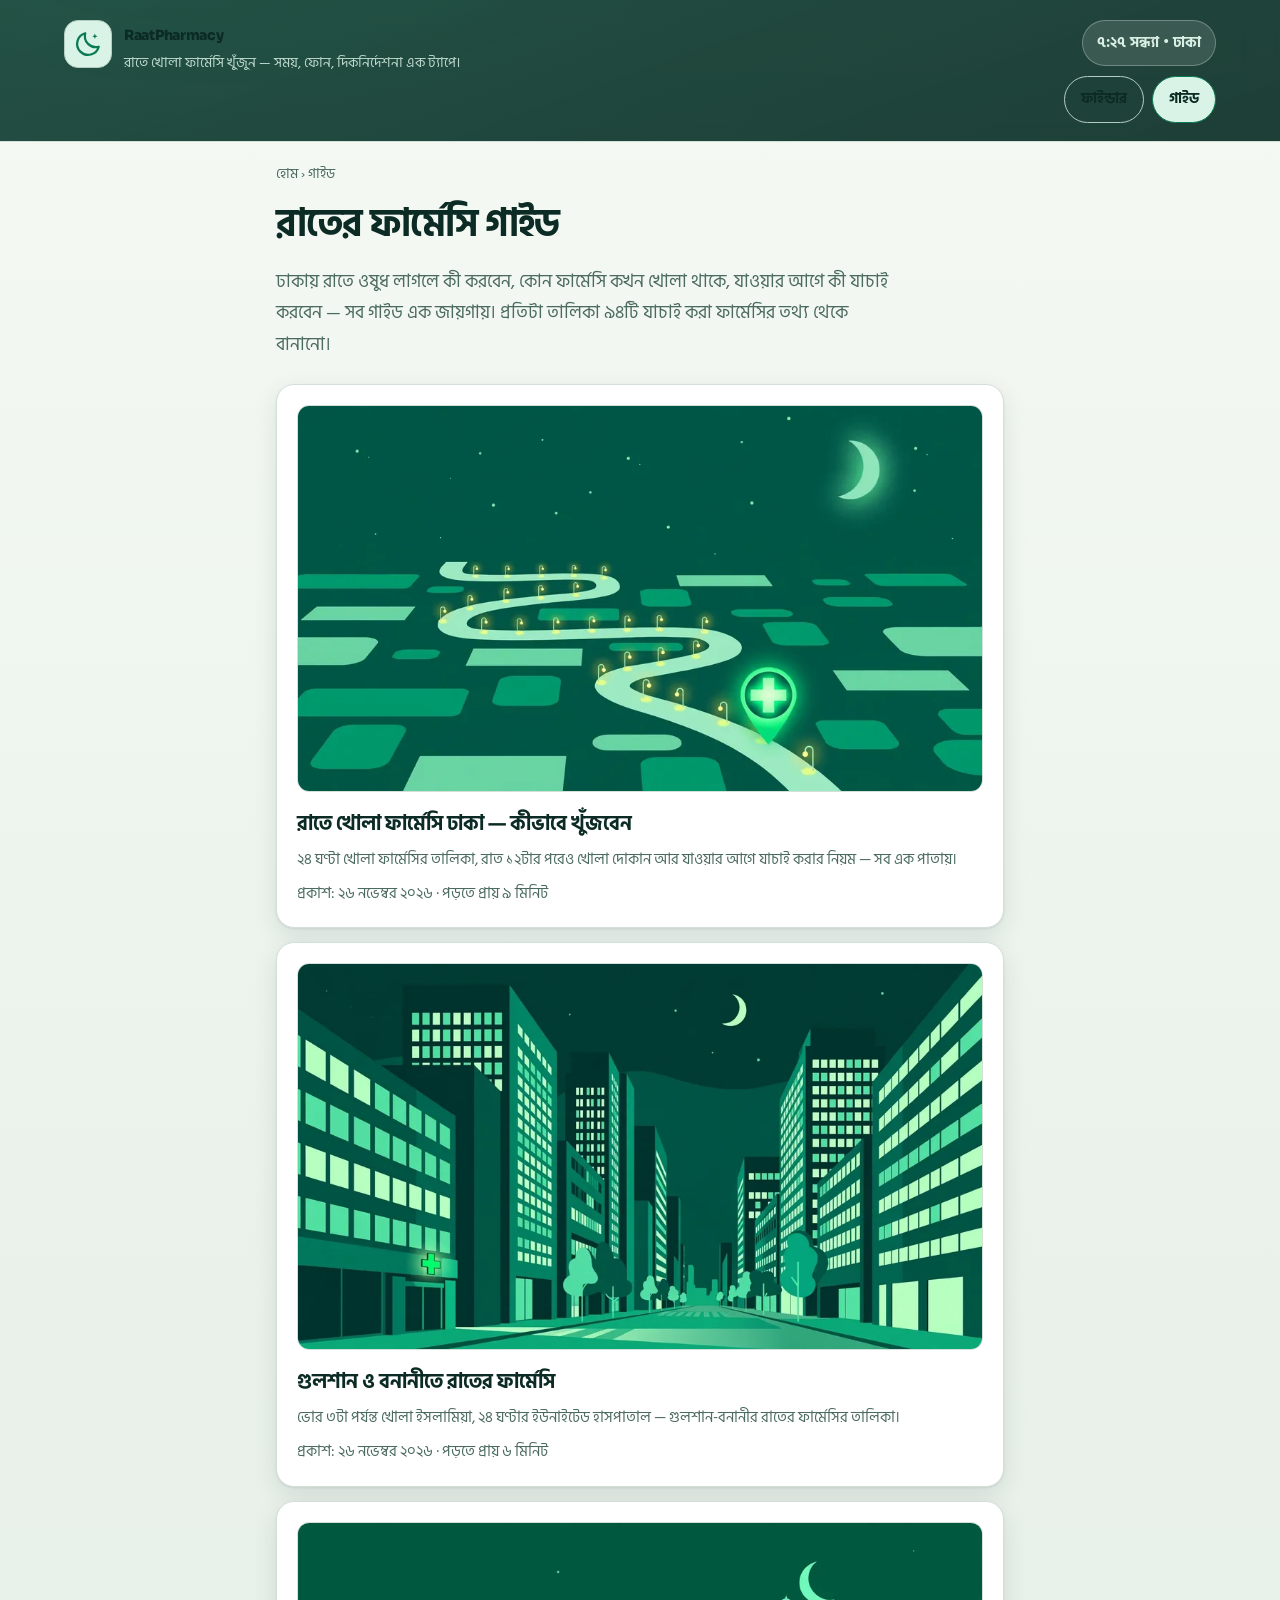
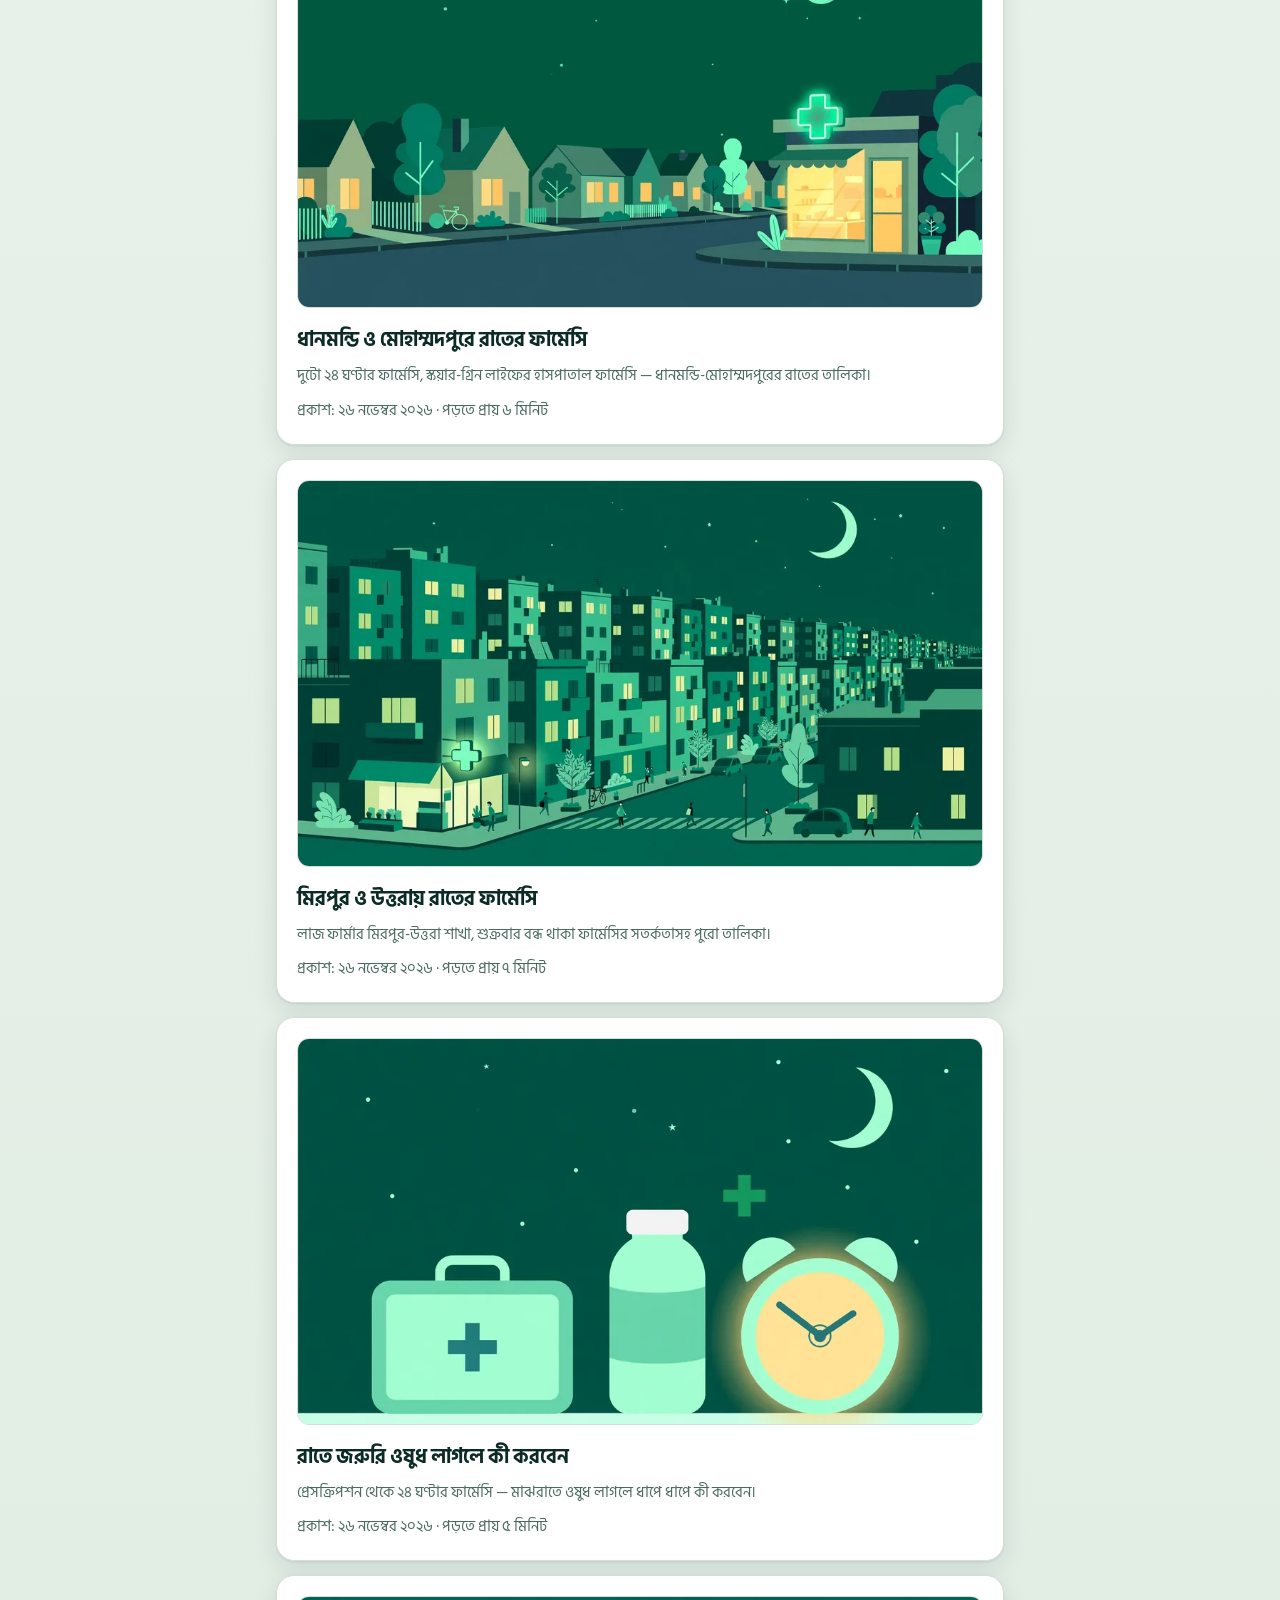
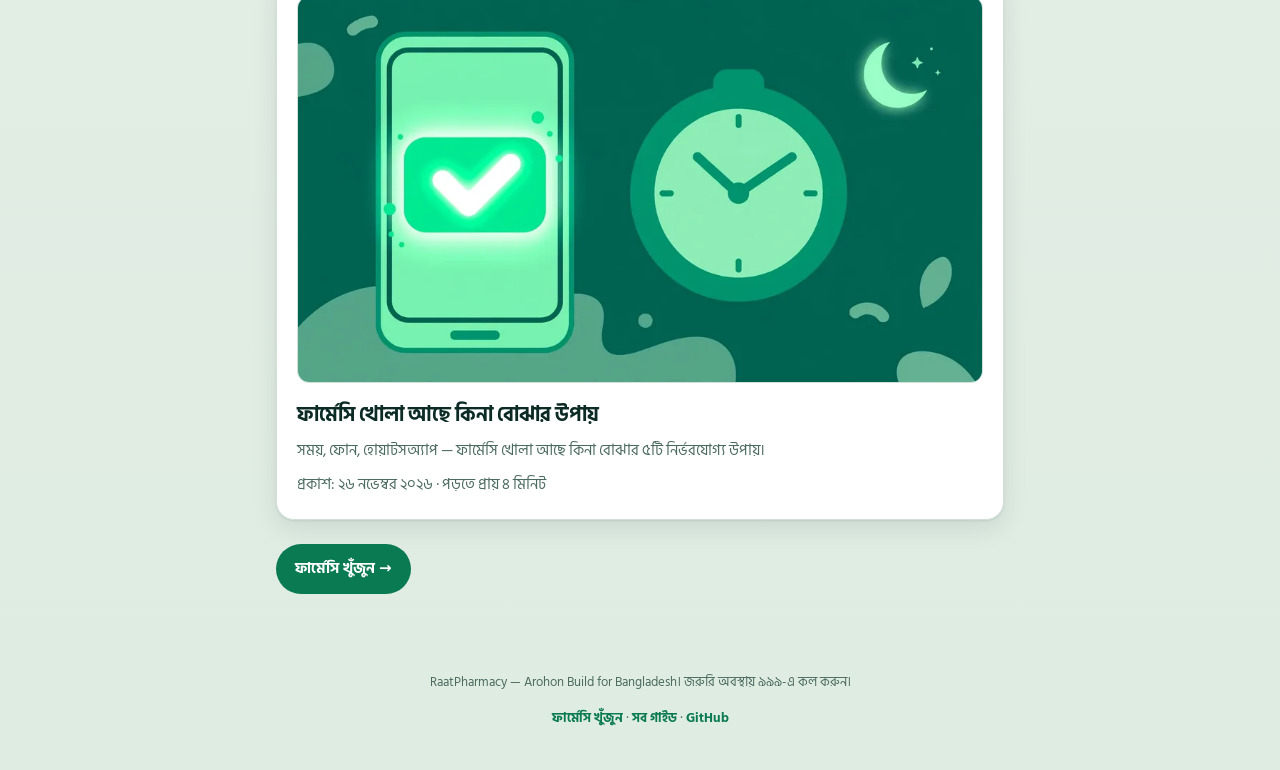
<file: blog/index.html>
<!DOCTYPE html>
<html lang="bn">
<head>
  <meta charset="utf-8">
  <meta name="viewport" content="width=device-width, initial-scale=1, viewport-fit=cover, interactive-widget=resizes-content">
  <title>গাইড — রাতে খোলা ফার্মেসি ঢাকা | RaatPharmacy</title>
  <meta name="description" content="ঢাকায় রাতে খোলা ফার্মেসি খোঁজার গাইড — এলাকা অনুযায়ী তালিকা, জরুরি ওষুধের চেকলিস্ট, খোলা আছে কিনা বোঝার উপায়।">
  <link rel="canonical" href="https://buildempirecr.github.io/raatpharmacy/blog/">
  <meta property="og:type" content="website">
  <meta property="og:site_name" content="RaatPharmacy">
  <meta property="og:title" content="গাইড — রাতে খোলা ফার্মেসি ঢাকা | RaatPharmacy">
  <meta property="og:description" content="ঢাকায় রাতে খোলা ফার্মেসি খোঁজার গাইড — এলাকা অনুযায়ী তালিকা, জরুরি ওষুধের চেকলিস্ট, খোলা আছে কিনা বোঝার উপায়।">
  <meta property="og:url" content="https://buildempirecr.github.io/raatpharmacy/blog/">
  <meta property="og:image" content="https://buildempirecr.github.io/raatpharmacy/og.png">
  <meta property="og:image:width" content="1200">
  <meta property="og:image:height" content="630">
  <meta property="og:image:alt" content="RaatPharmacy — রাতে খোলা ফার্মেসি, ঢাকা">
  <meta property="og:locale" content="bn_BD">
  <meta name="twitter:card" content="summary_large_image">
  <meta name="twitter:title" content="গাইড — রাতে খোলা ফার্মেসি ঢাকা | RaatPharmacy">
  <meta name="twitter:description" content="ঢাকায় রাতে খোলা ফার্মেসি খোঁজার গাইড — এলাকা অনুযায়ী তালিকা, জরুরি ওষুধের চেকলিস্ট, খোলা আছে কিনা বোঝার উপায়।">
  <meta name="twitter:image" content="https://buildempirecr.github.io/raatpharmacy/og.png">
  <link rel="icon" href="../icon.svg" type="image/svg+xml">
  <link rel="preconnect" href="https://fonts.googleapis.com">
  <link rel="preconnect" href="https://fonts.gstatic.com" crossorigin>
  <!-- Non-blocking fonts: a render-blocking font stylesheet delays
       first paint on slow networks (see finder index.html). -->
  <link href="https://fonts.googleapis.com/css2?family=Hind+Siliguri:wght@400;500;600;700&family=Sora:wght@600;700;800&display=swap" rel="stylesheet" media="print" onload="this.media='all'">
  <noscript><link href="https://fonts.googleapis.com/css2?family=Hind+Siliguri:wght@400;500;600;700&family=Sora:wght@600;700;800&display=swap" rel="stylesheet"></noscript>
  <link rel="stylesheet" href="../styles.css">
  <link rel="stylesheet" href="blog.css">
  <script type="application/ld+json">
{
  "@context": "https://schema.org",
  "@type": "CollectionPage",
  "name": "রাতের ফার্মেসি গাইড",
  "description": "ঢাকায় রাতে খোলা ফার্মেসি খোঁজার গাইড — এলাকা অনুযায়ী তালিকা, জরুরি ওষুধের চেকলিস্ট, খোলা আছে কিনা বোঝার উপায়।",
  "url": "https://buildempirecr.github.io/raatpharmacy/blog/",
  "inLanguage": "bn",
  "mainEntity": {"@type": "ItemList", "itemListElement": [{"@type": "ListItem", "position": 1, "name": "রাতে খোলা ফার্মেসি ঢাকা — কীভাবে খুঁজবেন", "item": "https://buildempirecr.github.io/raatpharmacy/blog/rate-khola-pharmacy-dhaka.html"},
{"@type": "ListItem", "position": 2, "name": "গুলশান ও বনানীতে রাতের ফার্মেসি", "item": "https://buildempirecr.github.io/raatpharmacy/blog/gulshan-night-pharmacy.html"},
{"@type": "ListItem", "position": 3, "name": "ধানমন্ডি ও মোহাম্মদপুরে রাতের ফার্মেসি", "item": "https://buildempirecr.github.io/raatpharmacy/blog/dhanmondi-night-pharmacy.html"},
{"@type": "ListItem", "position": 4, "name": "মিরপুর ও উত্তরায় রাতের ফার্মেসি", "item": "https://buildempirecr.github.io/raatpharmacy/blog/mirpur-night-pharmacy.html"},
{"@type": "ListItem", "position": 5, "name": "রাতে জরুরি ওষুধ লাগলে কী করবেন", "item": "https://buildempirecr.github.io/raatpharmacy/blog/joruri-oshudh-rate.html"},
{"@type": "ListItem", "position": 6, "name": "ফার্মেসি খোলা আছে কিনা বোঝার উপায়", "item": "https://buildempirecr.github.io/raatpharmacy/blog/pharmacy-khola-ache-kina.html"}]}
}
  </script>
</head>
<body>
  <a class="skip-link" href="#main">মূল বিষয়বস্তুতে যান</a>
  <header class="topbar">
    <div class="topbar-in">
      <div class="brand">
        <span class="brand-mark" aria-hidden="true">
          <svg viewBox="0 0 24 24" width="30" height="30" fill="none" stroke="currentColor" stroke-width="1.8" stroke-linecap="round" stroke-linejoin="round"><path d="M20.6 14.2A8.8 8.8 0 0 1 9.8 3.4 8.8 8.8 0 1 0 20.6 14.2Z"/><path d="M17.5 3.5l.6 1.6 1.6.6-1.6.6-.6 1.6-.6-1.6-1.6-.6 1.6-.6z" fill="currentColor" stroke="none"/></svg>
        </span>
        <div class="brand-text">
          <p class="brand-name"><a href="../">RaatPharmacy</a></p>
          <p>রাতে খোলা ফার্মেসি খুঁজুন — সময়, ফোন, দিকনির্দেশনা এক ট্যাপে।</p>
        </div>
      </div>
      <div class="top-right">
        <span class="clock" id="blogClock" role="timer" aria-live="off">—</span>
        <nav class="blog-nav" aria-label="প্রধান মেনু">
          <a href="../">ফাইন্ডার</a>
          <a href="./" class="blog-nav-active" aria-current="page">গাইড</a>
        </nav>
      </div>
    </div>
  </header>
  <main id="main" tabindex="-1" class="blog-main">
    <nav class="breadcrumb" aria-label="ব্রেডক্রাম্ব">
      <a href="../">হোম</a> <span aria-hidden="true">›</span>
      <span aria-current="page">গাইড</span>
    </nav>
    <h1 class="blog-index-title">রাতের ফার্মেসি গাইড</h1>
    <p class="blog-lede">ঢাকায় রাতে ওষুধ লাগলে কী করবেন, কোন ফার্মেসি কখন খোলা থাকে, যাওয়ার আগে কী যাচাই করবেন — সব গাইড এক জায়গায়। প্রতিটা তালিকা ৯৪টি যাচাই করা ফার্মেসির তথ্য থেকে বানানো।</p>
    <ul class="blog-index-list">
      <li class="blog-card">
        <figure class="blog-card-thumb"><img src="../img/blog-night-pharmacy-dhaka.webp" width="960" height="540" loading="lazy" alt=""></figure>
        <h2><a href="rate-khola-pharmacy-dhaka.html">রাতে খোলা ফার্মেসি ঢাকা — কীভাবে খুঁজবেন</a></h2>
        <p>২৪ ঘণ্টা খোলা ফার্মেসির তালিকা, রাত ১২টার পরেও খোলা দোকান আর যাওয়ার আগে যাচাই করার নিয়ম — সব এক পাতায়।</p>
        <p class="blog-card-meta">প্রকাশ: ২৬ নভেম্বর ২০২৬ · পড়তে প্রায় ৯ মিনিট</p>
      </li>
      <li class="blog-card">
        <figure class="blog-card-thumb"><img src="../img/blog-gulshan.webp" width="960" height="540" loading="lazy" alt=""></figure>
        <h2><a href="gulshan-night-pharmacy.html">গুলশান ও বনানীতে রাতের ফার্মেসি</a></h2>
        <p>ভোর ৩টা পর্যন্ত খোলা ইসলামিয়া, ২৪ ঘণ্টার ইউনাইটেড হাসপাতাল — গুলশান-বনানীর রাতের ফার্মেসির তালিকা।</p>
        <p class="blog-card-meta">প্রকাশ: ২৬ নভেম্বর ২০২৬ · পড়তে প্রায় ৬ মিনিট</p>
      </li>
      <li class="blog-card">
        <figure class="blog-card-thumb"><img src="../img/blog-dhanmondi.webp" width="960" height="540" loading="lazy" alt=""></figure>
        <h2><a href="dhanmondi-night-pharmacy.html">ধানমন্ডি ও মোহাম্মদপুরে রাতের ফার্মেসি</a></h2>
        <p>দুটো ২৪ ঘণ্টার ফার্মেসি, স্কয়ার-গ্রিন লাইফের হাসপাতাল ফার্মেসি — ধানমন্ডি-মোহাম্মদপুরের রাতের তালিকা।</p>
        <p class="blog-card-meta">প্রকাশ: ২৬ নভেম্বর ২০২৬ · পড়তে প্রায় ৬ মিনিট</p>
      </li>
      <li class="blog-card">
        <figure class="blog-card-thumb"><img src="../img/blog-mirpur.webp" width="960" height="540" loading="lazy" alt=""></figure>
        <h2><a href="mirpur-night-pharmacy.html">মিরপুর ও উত্তরায় রাতের ফার্মেসি</a></h2>
        <p>লাজ ফার্মার মিরপুর-উত্তরা শাখা, শুক্রবার বন্ধ থাকা ফার্মেসির সতর্কতাসহ পুরো তালিকা।</p>
        <p class="blog-card-meta">প্রকাশ: ২৬ নভেম্বর ২০২৬ · পড়তে প্রায় ৭ মিনিট</p>
      </li>
      <li class="blog-card">
        <figure class="blog-card-thumb"><img src="../img/blog-emergency.webp" width="960" height="540" loading="lazy" alt=""></figure>
        <h2><a href="joruri-oshudh-rate.html">রাতে জরুরি ওষুধ লাগলে কী করবেন</a></h2>
        <p>প্রেসক্রিপশন থেকে ২৪ ঘণ্টার ফার্মেসি — মাঝরাতে ওষুধ লাগলে ধাপে ধাপে কী করবেন।</p>
        <p class="blog-card-meta">প্রকাশ: ২৬ নভেম্বর ২০২৬ · পড়তে প্রায় ৫ মিনিট</p>
      </li>
      <li class="blog-card">
        <figure class="blog-card-thumb"><img src="../img/blog-open-or-closed.webp" width="960" height="540" loading="lazy" alt=""></figure>
        <h2><a href="pharmacy-khola-ache-kina.html">ফার্মেসি খোলা আছে কিনা বোঝার উপায়</a></h2>
        <p>সময়, ফোন, হোয়াটসঅ্যাপ — ফার্মেসি খোলা আছে কিনা বোঝার ৫টি নির্ভরযোগ্য উপায়।</p>
        <p class="blog-card-meta">প্রকাশ: ২৬ নভেম্বর ২০২৬ · পড়তে প্রায় ৪ মিনিট</p>
      </li>
    </ul>
    <p class="blog-index-cta"><a class="btn btn-primary" href="../">ফার্মেসি খুঁজুন →</a></p>
  </main>
  <footer>
    <p>RaatPharmacy — Arohon Build for Bangladesh। জরুরি অবস্থায় ৯৯৯-এ কল করুন।</p>
    <p class="footer-links"><a href="../">ফার্মেসি খুঁজুন</a> · <a href="./">সব গাইড</a> · <a href="https://github.com/buildempirecr/raatpharmacy">GitHub</a></p>
  </footer>
  <script>
  // Live Dhaka clock in the blog header (same time as the finder).
  // WHY inline here: blog pages have no JS bundle; this is 20 lines.
  // Bangla day-part words, like the finder ("১১:৩০ রাত"), never AM/PM.
  (function () {
    var el = document.getElementById('blogClock');
    if (!el) return;
    var BN = '০১২৩৪৫৬৭৮৯';
    var digits = function (s) { return String(s).replace(/[0-9]/g, function (d) { return BN[Number(d)]; }); };
    var part = function (h) {
      if (h >= 4 && h < 6) return 'ভোর';
      if (h >= 6 && h < 12) return 'সকাল';
      if (h >= 12 && h < 16) return 'দুপুর';
      if (h >= 16 && h < 18) return 'বিকাল';
      if (h >= 18 && h < 20) return 'সন্ধ্যা';
      return 'রাত';
    };
    var tick = function () {
      var d = new Date();
      var h = d.getHours();
      var h12 = h % 12 === 0 ? 12 : h % 12;
      var mm = String(d.getMinutes()).padStart(2, '0');
      el.textContent = digits(h12) + ':' + digits(mm) + ' ' + part(h) + ' • ঢাকা';
    };
    tick();
    setInterval(tick, 60000);
  })();
  </script>
</body>
</html>
</file>
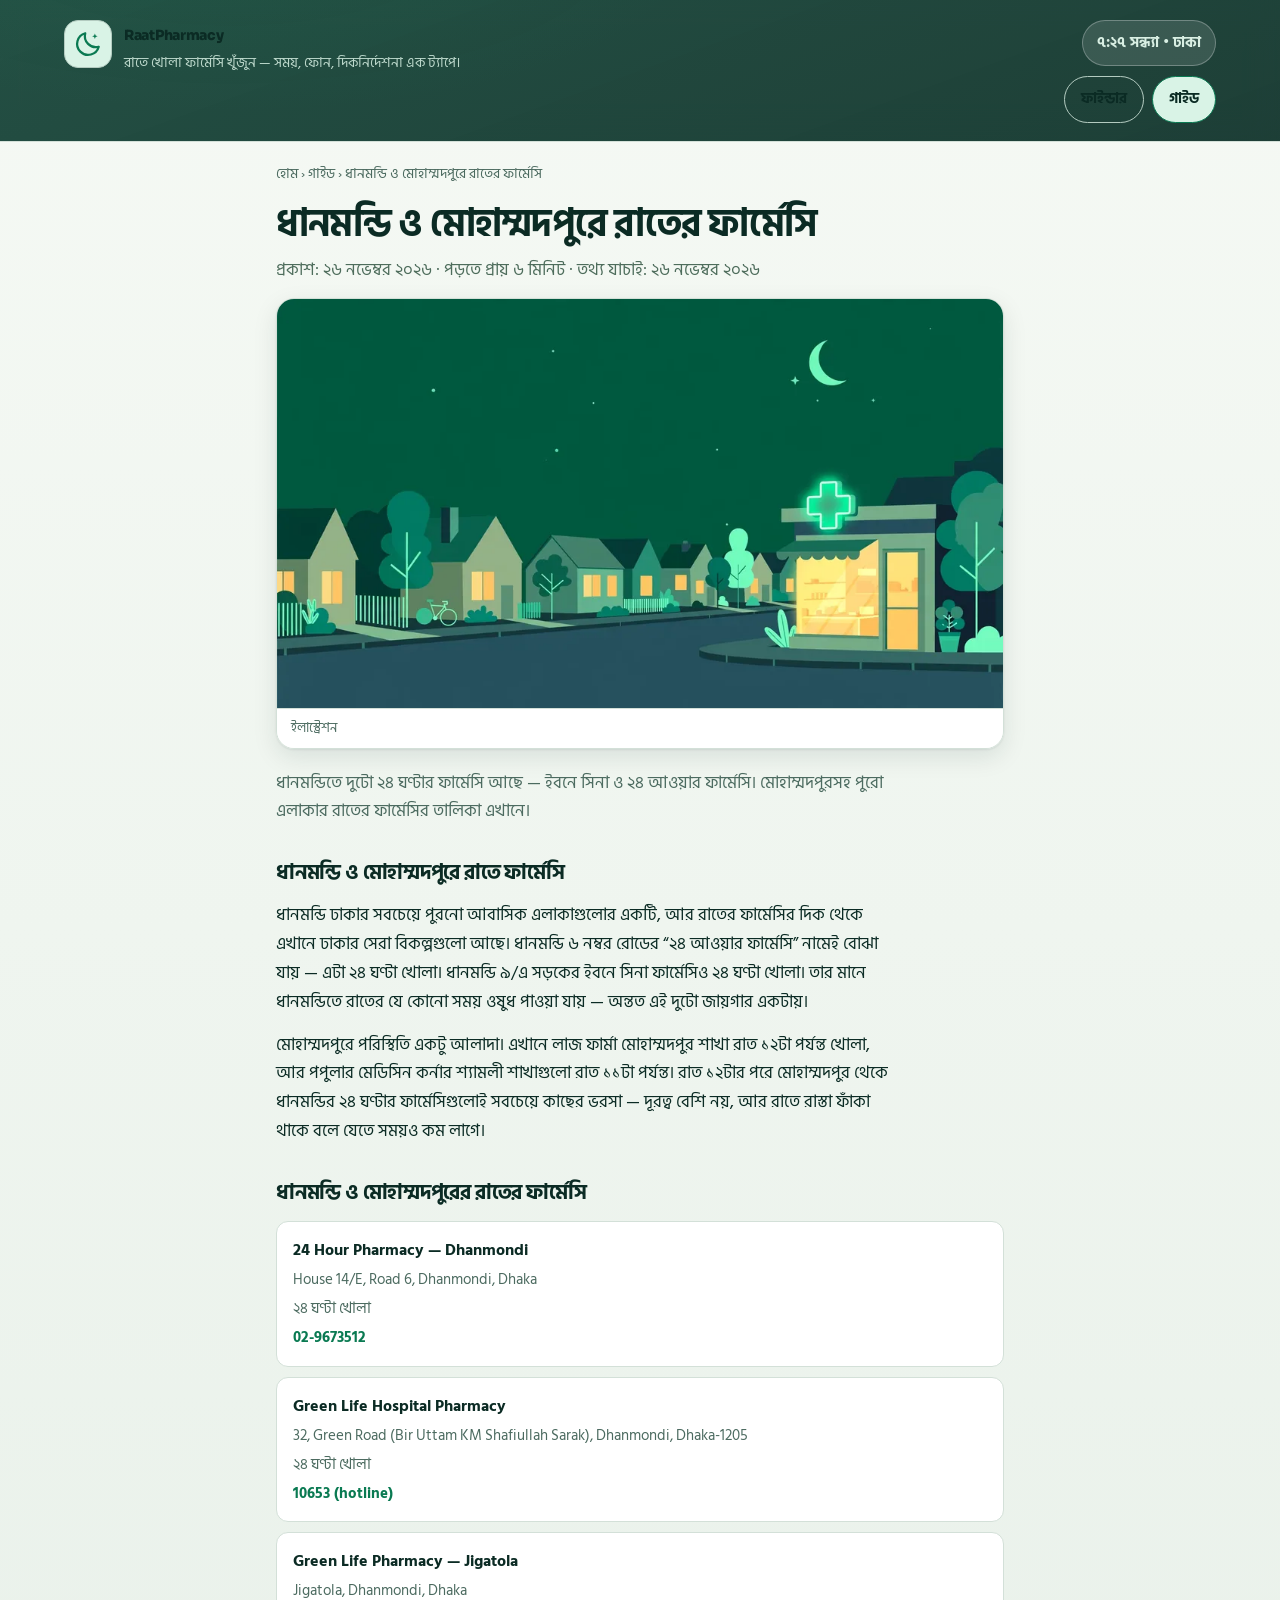
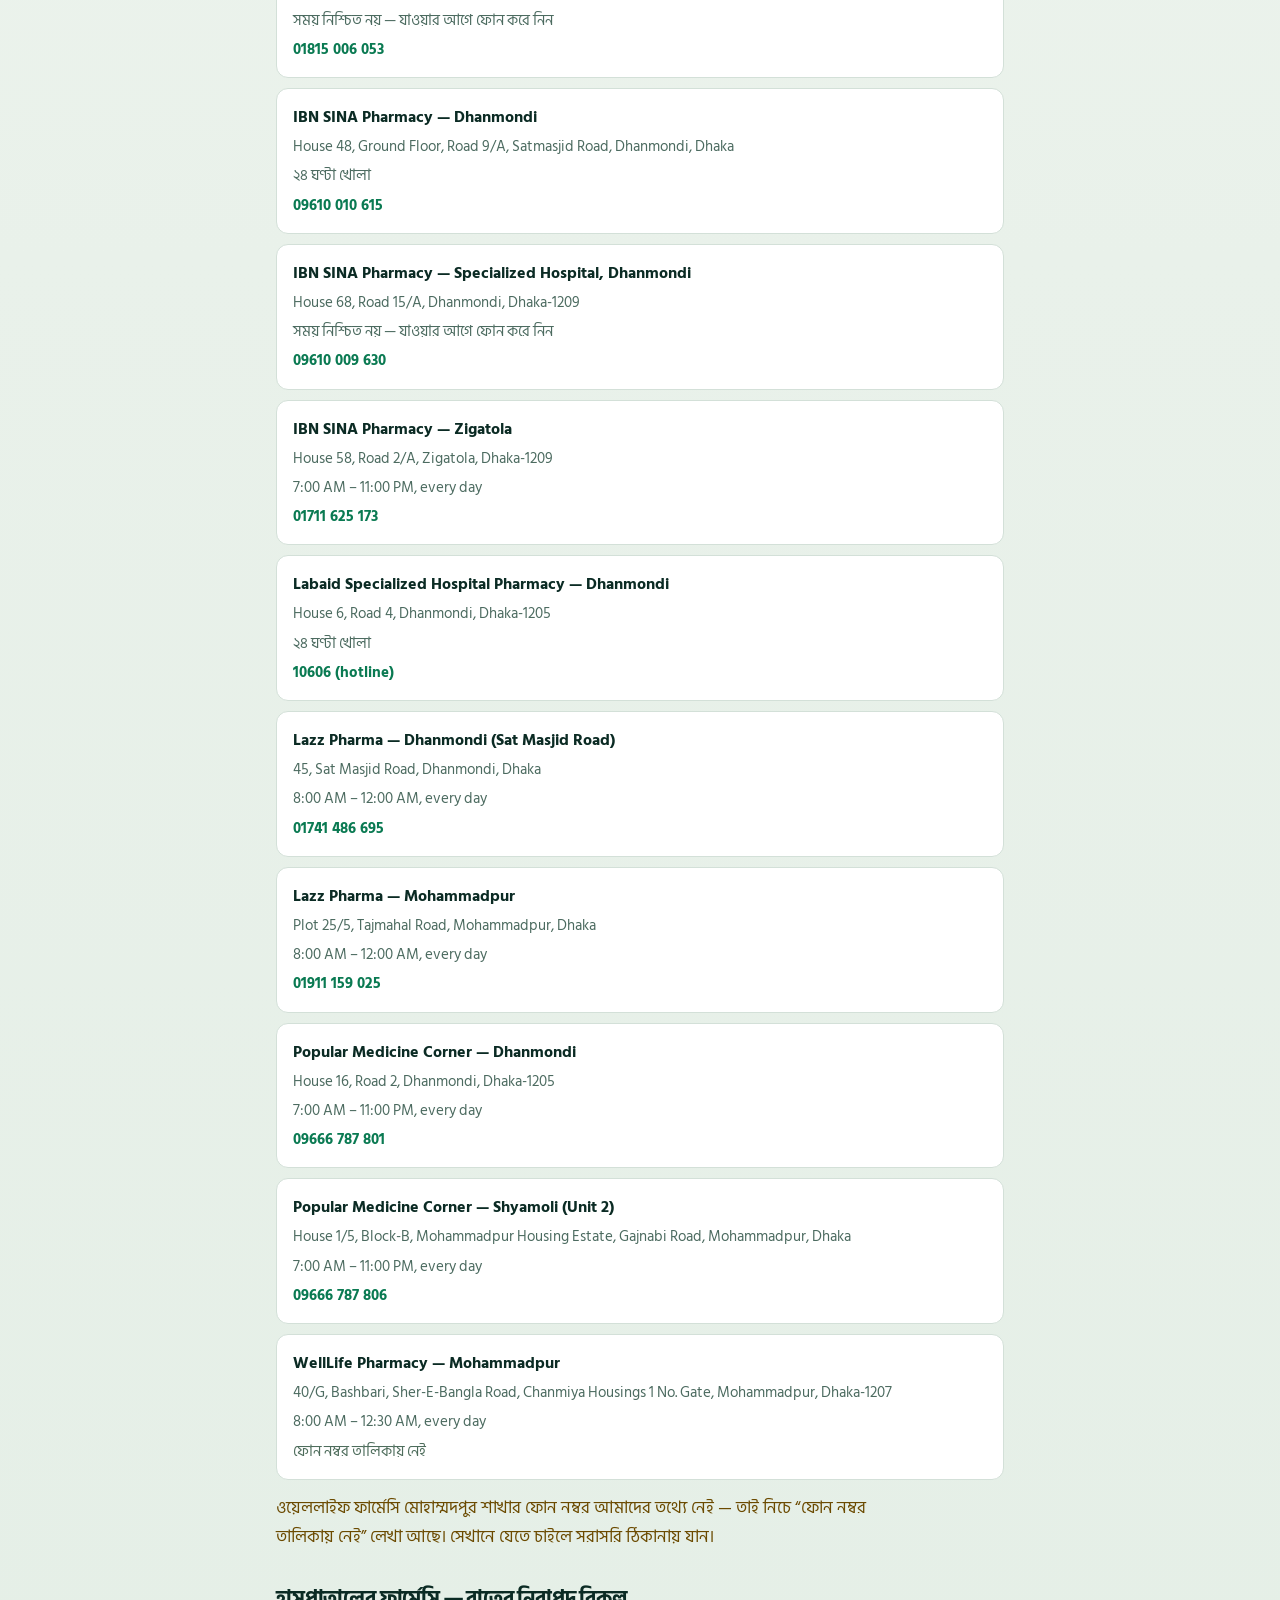
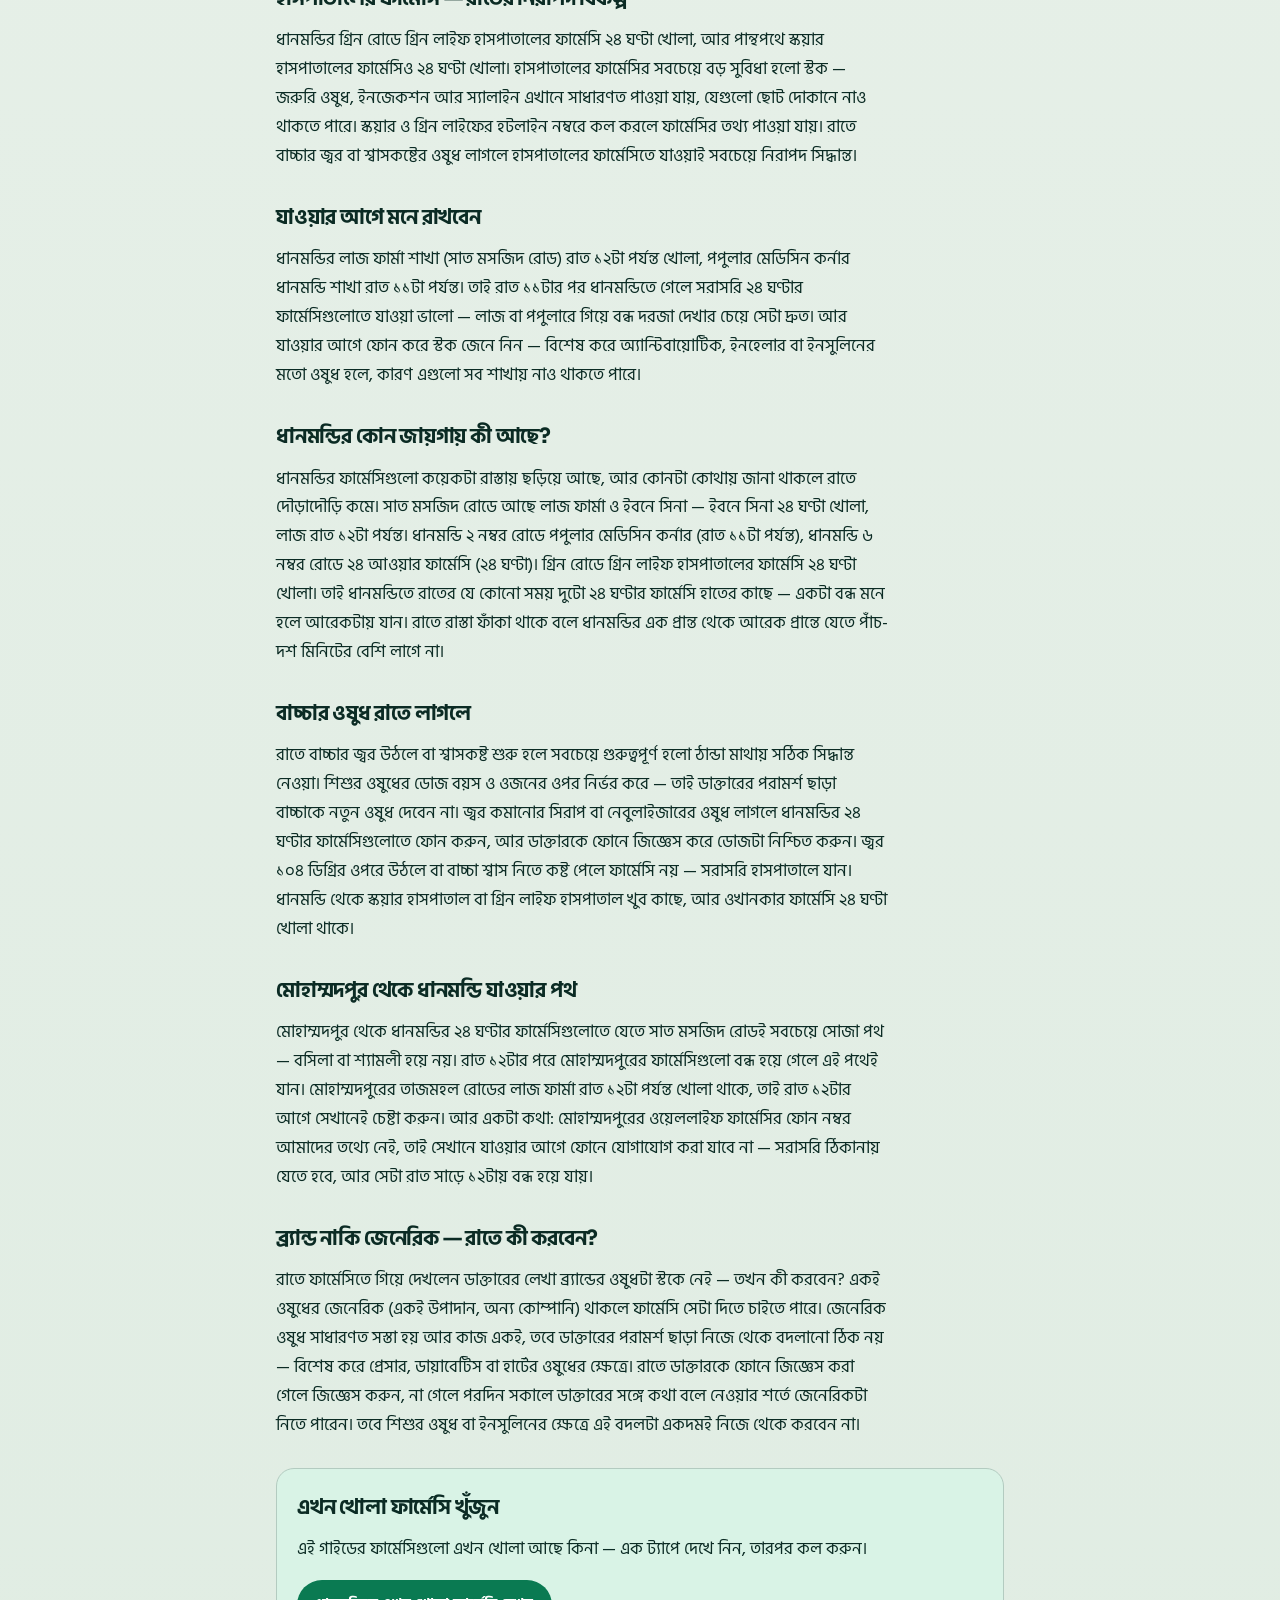
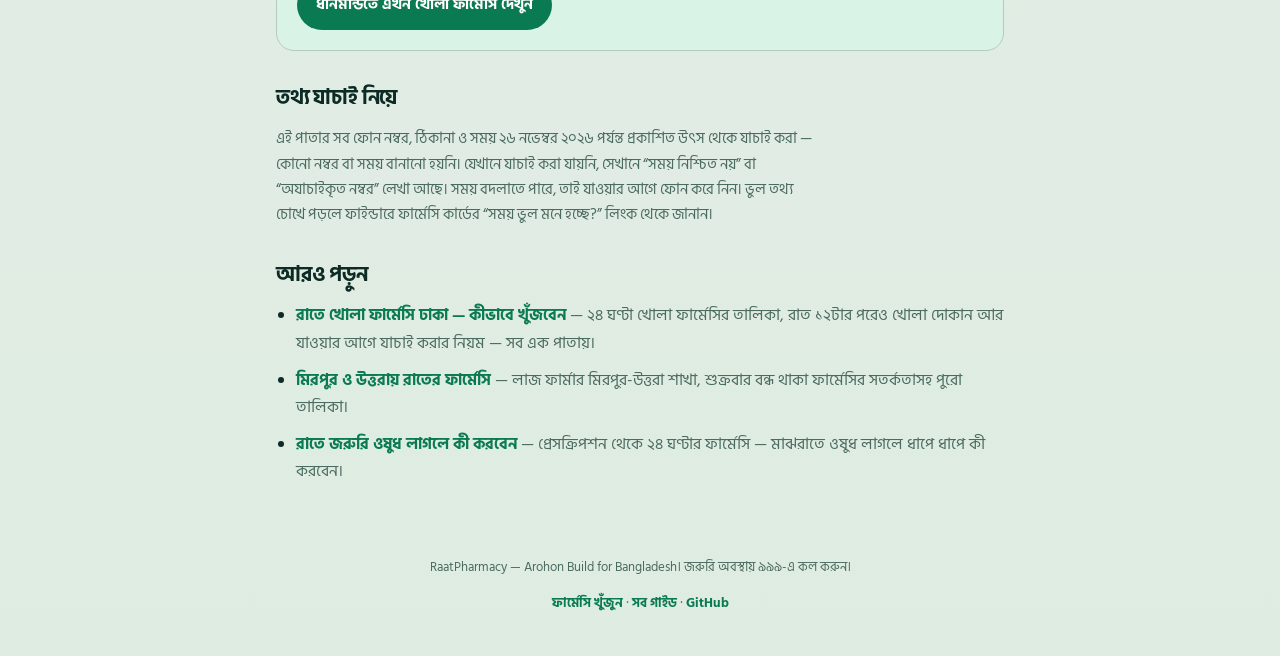
<file: blog/dhanmondi-night-pharmacy.html>
<!DOCTYPE html>
<html lang="bn">
<head>
  <meta charset="utf-8">
  <meta name="viewport" content="width=device-width, initial-scale=1, viewport-fit=cover, interactive-widget=resizes-content">
  <title>ধানমন্ডি ও মোহাম্মদপুরে রাতের ফার্মেসি | RaatPharmacy</title>
  <meta name="description" content="ধানমন্ডি ও মোহাম্মদপুরে রাতে খোলা ফার্মেসির তালিকা — ২৪ ঘণ্টার ইবনে সিনা, স্কয়ার ও গ্রিন লাইফসহ যাচাই করা ফোন ও সময়।">
  <link rel="canonical" href="https://buildempirecr.github.io/raatpharmacy/blog/dhanmondi-night-pharmacy.html">
  <meta property="og:type" content="article">
  <meta property="og:site_name" content="RaatPharmacy">
  <meta property="og:title" content="ধানমন্ডি ও মোহাম্মদপুরে রাতের ফার্মেসি | RaatPharmacy">
  <meta property="og:description" content="ধানমন্ডি ও মোহাম্মদপুরে রাতে খোলা ফার্মেসির তালিকা — ২৪ ঘণ্টার ইবনে সিনা, স্কয়ার ও গ্রিন লাইফসহ যাচাই করা ফোন ও সময়।">
  <meta property="og:url" content="https://buildempirecr.github.io/raatpharmacy/blog/dhanmondi-night-pharmacy.html">
  <meta property="og:image" content="https://buildempirecr.github.io/raatpharmacy/og.png">
  <meta property="og:image:width" content="1200">
  <meta property="og:image:height" content="630">
  <meta property="og:image:alt" content="RaatPharmacy — রাতে খোলা ফার্মেসি, ঢাকা">
  <meta property="og:locale" content="bn_BD">
  <meta property="article:published_time" content="2026-11-26">
  <meta property="article:author" content="RaatPharmacy">
  <meta name="twitter:card" content="summary_large_image">
  <meta name="twitter:title" content="ধানমন্ডি ও মোহাম্মদপুরে রাতের ফার্মেসি | RaatPharmacy">
  <meta name="twitter:description" content="ধানমন্ডি ও মোহাম্মদপুরে রাতে খোলা ফার্মেসির তালিকা — ২৪ ঘণ্টার ইবনে সিনা, স্কয়ার ও গ্রিন লাইফসহ যাচাই করা ফোন ও সময়।">
  <meta name="twitter:image" content="https://buildempirecr.github.io/raatpharmacy/og.png">
  <link rel="icon" href="../icon.svg" type="image/svg+xml">
  <link rel="preconnect" href="https://fonts.googleapis.com">
  <link rel="preconnect" href="https://fonts.gstatic.com" crossorigin>
  <!-- Non-blocking fonts: a render-blocking font stylesheet delays
       first paint on slow networks (see finder index.html). -->
  <link href="https://fonts.googleapis.com/css2?family=Hind+Siliguri:wght@400;500;600;700&family=Sora:wght@600;700;800&display=swap" rel="stylesheet" media="print" onload="this.media='all'">
  <noscript><link href="https://fonts.googleapis.com/css2?family=Hind+Siliguri:wght@400;500;600;700&family=Sora:wght@600;700;800&display=swap" rel="stylesheet"></noscript>
  <link rel="stylesheet" href="../styles.css">
  <link rel="stylesheet" href="blog.css">
  <script type="application/ld+json">
{
  "@context": "https://schema.org",
  "@type": "Article",
  "headline": "ধানমন্ডি ও মোহাম্মদপুরে রাতের ফার্মেসি",
  "description": "ধানমন্ডি ও মোহাম্মদপুরে রাতে খোলা ফার্মেসির তালিকা — ২৪ ঘণ্টার ইবনে সিনা, স্কয়ার ও গ্রিন লাইফসহ যাচাই করা ফোন ও সময়।",
  "image": "https://buildempirecr.github.io/raatpharmacy/og.png",
  "author": {"@type": "Organization", "name": "RaatPharmacy", "url": "https://buildempirecr.github.io/raatpharmacy/"},
  "publisher": {"@type": "Organization", "name": "RaatPharmacy", "url": "https://buildempirecr.github.io/raatpharmacy/"},
  "datePublished": "2026-11-26",
  "dateModified": "2026-11-26",
  "inLanguage": "bn",
  "mainEntityOfPage": {"@type": "WebPage", "@id": "https://buildempirecr.github.io/raatpharmacy/blog/dhanmondi-night-pharmacy.html"}
}
  </script>
  <script type="application/ld+json">
{
  "@context": "https://schema.org",
  "@type": "BreadcrumbList",
  "itemListElement": [{"@type": "ListItem", "position": 1, "name": "RaatPharmacy", "item": "https://buildempirecr.github.io/raatpharmacy/"},
{"@type": "ListItem", "position": 2, "name": "গাইড", "item": "https://buildempirecr.github.io/raatpharmacy/blog/"},
{"@type": "ListItem", "position": 3, "name": "ধানমন্ডি ও মোহাম্মদপুরে রাতের ফার্মেসি", "item": "https://buildempirecr.github.io/raatpharmacy/blog/dhanmondi-night-pharmacy.html"}]
}
  </script>
</head>
<body>
  <a class="skip-link" href="#main">মূল বিষয়বস্তুতে যান</a>
  <header class="topbar">
    <div class="topbar-in">
      <div class="brand">
        <span class="brand-mark" aria-hidden="true">
          <svg viewBox="0 0 24 24" width="30" height="30" fill="none" stroke="currentColor" stroke-width="1.8" stroke-linecap="round" stroke-linejoin="round"><path d="M20.6 14.2A8.8 8.8 0 0 1 9.8 3.4 8.8 8.8 0 1 0 20.6 14.2Z"/><path d="M17.5 3.5l.6 1.6 1.6.6-1.6.6-.6 1.6-.6-1.6-1.6-.6 1.6-.6z" fill="currentColor" stroke="none"/></svg>
        </span>
        <div class="brand-text">
          <p class="brand-name"><a href="../">RaatPharmacy</a></p>
          <p>রাতে খোলা ফার্মেসি খুঁজুন — সময়, ফোন, দিকনির্দেশনা এক ট্যাপে।</p>
        </div>
      </div>
      <div class="top-right">
        <span class="clock" id="blogClock" role="timer" aria-live="off">—</span>
        <nav class="blog-nav" aria-label="প্রধান মেনু">
          <a href="../">ফাইন্ডার</a>
          <a href="./" class="blog-nav-active" aria-current="page">গাইড</a>
        </nav>
      </div>
    </div>
  </header>
  <main id="main" tabindex="-1" class="blog-main">
    <nav class="breadcrumb" aria-label="ব্রেডক্রাম্ব">
      <a href="../">হোম</a> <span aria-hidden="true">›</span>
      <a href="./">গাইড</a> <span aria-hidden="true">›</span>
      <span aria-current="page">ধানমন্ডি ও মোহাম্মদপুরে রাতের ফার্মেসি</span>
    </nav>
    <article class="blog-article">
      <h1>ধানমন্ডি ও মোহাম্মদপুরে রাতের ফার্মেসি</h1>
      <p class="blog-meta">প্রকাশ: ২৬ নভেম্বর ২০২৬ · পড়তে প্রায় ৬ মিনিট · তথ্য যাচাই: ২৬ নভেম্বর ২০২৬</p>
      <figure class="article-hero">
        <img src="../img/blog-dhanmondi.webp" width="960" height="540" alt="রাতে ধানমন্ডির গাছপালা ঘেরা রাস্তায় ফার্মেসির আলো — ইলাস্ট্রেশন">
        <figcaption>ইলাস্ট্রেশন</figcaption>
      </figure>
      <p class="blog-lede">ধানমন্ডিতে দুটো ২৪ ঘণ্টার ফার্মেসি আছে — ইবনে সিনা ও ২৪ আওয়ার ফার্মেসি। মোহাম্মদপুরসহ পুরো এলাকার রাতের ফার্মেসির তালিকা এখানে।</p>

      <h2>ধানমন্ডি ও মোহাম্মদপুরে রাতে ফার্মেসি</h2>
      <p>ধানমন্ডি ঢাকার সবচেয়ে পুরনো আবাসিক এলাকাগুলোর একটি, আর রাতের ফার্মেসির দিক থেকে এখানে ঢাকার সেরা বিকল্পগুলো আছে। ধানমন্ডি ৬ নম্বর রোডের “২৪ আওয়ার ফার্মেসি” নামেই বোঝা যায় — এটা ২৪ ঘণ্টা খোলা। ধানমন্ডি ৯/এ সড়কের ইবনে সিনা ফার্মেসিও ২৪ ঘণ্টা খোলা। তার মানে ধানমন্ডিতে রাতের যে কোনো সময় ওষুধ পাওয়া যায় — অন্তত এই দুটো জায়গার একটায়।</p>
      <p>মোহাম্মদপুরে পরিস্থিতি একটু আলাদা। এখানে লাজ ফার্মা মোহাম্মদপুর শাখা রাত ১২টা পর্যন্ত খোলা, আর পপুলার মেডিসিন কর্নার শ্যামলী শাখাগুলো রাত ১১টা পর্যন্ত। রাত ১২টার পরে মোহাম্মদপুর থেকে ধানমন্ডির ২৪ ঘণ্টার ফার্মেসিগুলোই সবচেয়ে কাছের ভরসা — দূরত্ব বেশি নয়, আর রাতে রাস্তা ফাঁকা থাকে বলে যেতে সময়ও কম লাগে।</p>
      <h2>ধানমন্ডি ও মোহাম্মদপুরের রাতের ফার্মেসি</h2>
    <ul class="blog-pharm-list">
      <li class="blog-pharm">
        <strong>24 Hour Pharmacy — Dhanmondi</strong>
        <span class="blog-address">House 14/E, Road 6, Dhanmondi, Dhaka</span>
        <span class="blog-hours">২৪ ঘণ্টা খোলা</span>
        <span class="blog-phone"><a href="tel:+88029673512">02-9673512</a></span>
      </li>
      <li class="blog-pharm">
        <strong>Green Life Hospital Pharmacy</strong>
        <span class="blog-address">32, Green Road (Bir Uttam KM Shafiullah Sarak), Dhanmondi, Dhaka-1205</span>
        <span class="blog-hours">২৪ ঘণ্টা খোলা</span>
        <span class="blog-phone"><a href="tel:10653">10653 (hotline)</a></span>
      </li>
      <li class="blog-pharm">
        <strong>Green Life Pharmacy — Jigatola</strong>
        <span class="blog-address">Jigatola, Dhanmondi, Dhaka</span>
        <span class="blog-hours">সময় নিশ্চিত নয় — যাওয়ার আগে ফোন করে নিন</span>
        <span class="blog-phone"><a href="tel:+8801815006053">01815 006 053</a></span>
      </li>
      <li class="blog-pharm">
        <strong>IBN SINA Pharmacy — Dhanmondi</strong>
        <span class="blog-address">House 48, Ground Floor, Road 9/A, Satmasjid Road, Dhanmondi, Dhaka</span>
        <span class="blog-hours">২৪ ঘণ্টা খোলা</span>
        <span class="blog-phone"><a href="tel:+8809610010615">09610 010 615</a></span>
      </li>
      <li class="blog-pharm">
        <strong>IBN SINA Pharmacy — Specialized Hospital, Dhanmondi</strong>
        <span class="blog-address">House 68, Road 15/A, Dhanmondi, Dhaka-1209</span>
        <span class="blog-hours">সময় নিশ্চিত নয় — যাওয়ার আগে ফোন করে নিন</span>
        <span class="blog-phone"><a href="tel:+8809610009630">09610 009 630</a></span>
      </li>
      <li class="blog-pharm">
        <strong>IBN SINA Pharmacy — Zigatola</strong>
        <span class="blog-address">House 58, Road 2/A, Zigatola, Dhaka-1209</span>
        <span class="blog-hours">7:00 AM – 11:00 PM, every day</span>
        <span class="blog-phone"><a href="tel:+8801711625173">01711 625 173</a></span>
      </li>
      <li class="blog-pharm">
        <strong>Labaid Specialized Hospital Pharmacy — Dhanmondi</strong>
        <span class="blog-address">House 6, Road 4, Dhanmondi, Dhaka-1205</span>
        <span class="blog-hours">২৪ ঘণ্টা খোলা</span>
        <span class="blog-phone"><a href="tel:10606">10606 (hotline)</a></span>
      </li>
      <li class="blog-pharm">
        <strong>Lazz Pharma — Dhanmondi (Sat Masjid Road)</strong>
        <span class="blog-address">45, Sat Masjid Road, Dhanmondi, Dhaka</span>
        <span class="blog-hours">8:00 AM – 12:00 AM, every day</span>
        <span class="blog-phone"><a href="tel:+8801741486695">01741 486 695</a></span>
      </li>
      <li class="blog-pharm">
        <strong>Lazz Pharma — Mohammadpur</strong>
        <span class="blog-address">Plot 25/5, Tajmahal Road, Mohammadpur, Dhaka</span>
        <span class="blog-hours">8:00 AM – 12:00 AM, every day</span>
        <span class="blog-phone"><a href="tel:+8801911159025">01911 159 025</a></span>
      </li>
      <li class="blog-pharm">
        <strong>Popular Medicine Corner — Dhanmondi</strong>
        <span class="blog-address">House 16, Road 2, Dhanmondi, Dhaka-1205</span>
        <span class="blog-hours">7:00 AM – 11:00 PM, every day</span>
        <span class="blog-phone"><a href="tel:+8809666787801">09666 787 801</a></span>
      </li>
      <li class="blog-pharm">
        <strong>Popular Medicine Corner — Shyamoli (Unit 2)</strong>
        <span class="blog-address">House 1/5, Block-B, Mohammadpur Housing Estate, Gajnabi Road, Mohammadpur, Dhaka</span>
        <span class="blog-hours">7:00 AM – 11:00 PM, every day</span>
        <span class="blog-phone"><a href="tel:+8809666787806">09666 787 806</a></span>
      </li>
      <li class="blog-pharm">
        <strong>WellLife Pharmacy — Mohammadpur</strong>
        <span class="blog-address">40/G, Bashbari, Sher-E-Bangla Road, Chanmiya Housings 1 No. Gate, Mohammadpur, Dhaka-1207</span>
        <span class="blog-hours">8:00 AM – 12:30 AM, every day</span>
        <span class="blog-phone"><span class="blog-no-phone">ফোন নম্বর তালিকায় নেই</span></span>
      </li>
    </ul>
    <p class="blog-list-note">ওয়েললাইফ ফার্মেসি মোহাম্মদপুর শাখার ফোন নম্বর আমাদের তথ্যে নেই — তাই নিচে “ফোন নম্বর তালিকায় নেই” লেখা আছে। সেখানে যেতে চাইলে সরাসরি ঠিকানায় যান।</p>
      <h2>হাসপাতালের ফার্মেসি — রাতের নিরাপদ বিকল্প</h2>
      <p>ধানমন্ডির গ্রিন রোডে গ্রিন লাইফ হাসপাতালের ফার্মেসি ২৪ ঘণ্টা খোলা, আর পান্থপথে স্কয়ার হাসপাতালের ফার্মেসিও ২৪ ঘণ্টা খোলা। হাসপাতালের ফার্মেসির সবচেয়ে বড় সুবিধা হলো স্টক — জরুরি ওষুধ, ইনজেকশন আর স্যালাইন এখানে সাধারণত পাওয়া যায়, যেগুলো ছোট দোকানে নাও থাকতে পারে। স্কয়ার ও গ্রিন লাইফের হটলাইন নম্বরে কল করলে ফার্মেসির তথ্য পাওয়া যায়। রাতে বাচ্চার জ্বর বা শ্বাসকষ্টের ওষুধ লাগলে হাসপাতালের ফার্মেসিতে যাওয়াই সবচেয়ে নিরাপদ সিদ্ধান্ত।</p>
      <h2>যাওয়ার আগে মনে রাখবেন</h2>
      <p>ধানমন্ডির লাজ ফার্মা শাখা (সাত মসজিদ রোড) রাত ১২টা পর্যন্ত খোলা, পপুলার মেডিসিন কর্নার ধানমন্ডি শাখা রাত ১১টা পর্যন্ত। তাই রাত ১১টার পর ধানমন্ডিতে গেলে সরাসরি ২৪ ঘণ্টার ফার্মেসিগুলোতে যাওয়া ভালো — লাজ বা পপুলারে গিয়ে বন্ধ দরজা দেখার চেয়ে সেটা দ্রুত। আর যাওয়ার আগে ফোন করে স্টক জেনে নিন — বিশেষ করে অ্যান্টিবায়োটিক, ইনহেলার বা ইনসুলিনের মতো ওষুধ হলে, কারণ এগুলো সব শাখায় নাও থাকতে পারে।</p>
      <h2>ধানমন্ডির কোন জায়গায় কী আছে?</h2>
      <p>ধানমন্ডির ফার্মেসিগুলো কয়েকটা রাস্তায় ছড়িয়ে আছে, আর কোনটা কোথায় জানা থাকলে রাতে দৌড়াদৌড়ি কমে। সাত মসজিদ রোডে আছে লাজ ফার্মা ও ইবনে সিনা — ইবনে সিনা ২৪ ঘণ্টা খোলা, লাজ রাত ১২টা পর্যন্ত। ধানমন্ডি ২ নম্বর রোডে পপুলার মেডিসিন কর্নার (রাত ১১টা পর্যন্ত), ধানমন্ডি ৬ নম্বর রোডে ২৪ আওয়ার ফার্মেসি (২৪ ঘণ্টা)। গ্রিন রোডে গ্রিন লাইফ হাসপাতালের ফার্মেসি ২৪ ঘণ্টা খোলা। তাই ধানমন্ডিতে রাতের যে কোনো সময় দুটো ২৪ ঘণ্টার ফার্মেসি হাতের কাছে — একটা বন্ধ মনে হলে আরেকটায় যান। রাতে রাস্তা ফাঁকা থাকে বলে ধানমন্ডির এক প্রান্ত থেকে আরেক প্রান্তে যেতে পাঁচ-দশ মিনিটের বেশি লাগে না।</p>
      <h2>বাচ্চার ওষুধ রাতে লাগলে</h2>
      <p>রাতে বাচ্চার জ্বর উঠলে বা শ্বাসকষ্ট শুরু হলে সবচেয়ে গুরুত্বপূর্ণ হলো ঠান্ডা মাথায় সঠিক সিদ্ধান্ত নেওয়া। শিশুর ওষুধের ডোজ বয়স ও ওজনের ওপর নির্ভর করে — তাই ডাক্তারের পরামর্শ ছাড়া বাচ্চাকে নতুন ওষুধ দেবেন না। জ্বর কমানোর সিরাপ বা নেবুলাইজারের ওষুধ লাগলে ধানমন্ডির ২৪ ঘণ্টার ফার্মেসিগুলোতে ফোন করুন, আর ডাক্তারকে ফোনে জিজ্ঞেস করে ডোজটা নিশ্চিত করুন। জ্বর ১০৪ ডিগ্রির ওপরে উঠলে বা বাচ্চা শ্বাস নিতে কষ্ট পেলে ফার্মেসি নয় — সরাসরি হাসপাতালে যান। ধানমন্ডি থেকে স্কয়ার হাসপাতাল বা গ্রিন লাইফ হাসপাতাল খুব কাছে, আর ওখানকার ফার্মেসি ২৪ ঘণ্টা খোলা থাকে।</p>
      <h2>মোহাম্মদপুর থেকে ধানমন্ডি যাওয়ার পথ</h2>
      <p>মোহাম্মদপুর থেকে ধানমন্ডির ২৪ ঘণ্টার ফার্মেসিগুলোতে যেতে সাত মসজিদ রোডই সবচেয়ে সোজা পথ — বসিলা বা শ্যামলী হয়ে নয়। রাত ১২টার পরে মোহাম্মদপুরের ফার্মেসিগুলো বন্ধ হয়ে গেলে এই পথেই যান। মোহাম্মদপুরের তাজমহল রোডের লাজ ফার্মা রাত ১২টা পর্যন্ত খোলা থাকে, তাই রাত ১২টার আগে সেখানেই চেষ্টা করুন। আর একটা কথা: মোহাম্মদপুরের ওয়েললাইফ ফার্মেসির ফোন নম্বর আমাদের তথ্যে নেই, তাই সেখানে যাওয়ার আগে ফোনে যোগাযোগ করা যাবে না — সরাসরি ঠিকানায় যেতে হবে, আর সেটা রাত সাড়ে ১২টায় বন্ধ হয়ে যায়।</p>
      <h2>ব্র্যান্ড নাকি জেনেরিক — রাতে কী করবেন?</h2>
      <p>রাতে ফার্মেসিতে গিয়ে দেখলেন ডাক্তারের লেখা ব্র্যান্ডের ওষুধটা স্টকে নেই — তখন কী করবেন? একই ওষুধের জেনেরিক (একই উপাদান, অন্য কোম্পানি) থাকলে ফার্মেসি সেটা দিতে চাইতে পারে। জেনেরিক ওষুধ সাধারণত সস্তা হয় আর কাজ একই, তবে ডাক্তারের পরামর্শ ছাড়া নিজে থেকে বদলানো ঠিক নয় — বিশেষ করে প্রেসার, ডায়াবেটিস বা হার্টের ওষুধের ক্ষেত্রে। রাতে ডাক্তারকে ফোনে জিজ্ঞেস করা গেলে জিজ্ঞেস করুন, না গেলে পরদিন সকালে ডাক্তারের সঙ্গে কথা বলে নেওয়ার শর্তে জেনেরিকটা নিতে পারেন। তবে শিশুর ওষুধ বা ইনসুলিনের ক্ষেত্রে এই বদলটা একদমই নিজে থেকে করবেন না।</p>

      <aside class="blog-cta">
        <h2>এখন খোলা ফার্মেসি খুঁজুন</h2>
        <p>এই গাইডের ফার্মেসিগুলো এখন খোলা আছে কিনা — এক ট্যাপে দেখে নিন, তারপর কল করুন।</p>
        <a class="btn btn-primary" href="../?area=Dhanmondi&amp;open=1">ধানমন্ডিতে এখন খোলা ফার্মেসি দেখুন</a>
      </aside>
      <section class="blog-verify">
        <h2>তথ্য যাচাই নিয়ে</h2>
        <p>এই পাতার সব ফোন নম্বর, ঠিকানা ও সময় ২৬ নভেম্বর ২০২৬ পর্যন্ত প্রকাশিত উৎস থেকে যাচাই করা — কোনো নম্বর বা সময় বানানো হয়নি। যেখানে যাচাই করা যায়নি, সেখানে “সময় নিশ্চিত নয়” বা “অযাচাইকৃত নম্বর” লেখা আছে। সময় বদলাতে পারে, তাই যাওয়ার আগে ফোন করে নিন। ভুল তথ্য চোখে পড়লে ফাইন্ডারে ফার্মেসি কার্ডের “সময় ভুল মনে হচ্ছে?” লিংক থেকে জানান।</p>
      </section>
      <section class="blog-related">
        <h2>আরও পড়ুন</h2>
        <ul>
      <li><a href="rate-khola-pharmacy-dhaka.html">রাতে খোলা ফার্মেসি ঢাকা — কীভাবে খুঁজবেন</a><span> — ২৪ ঘণ্টা খোলা ফার্মেসির তালিকা, রাত ১২টার পরেও খোলা দোকান আর যাওয়ার আগে যাচাই করার নিয়ম — সব এক পাতায়।</span></li>
      <li><a href="mirpur-night-pharmacy.html">মিরপুর ও উত্তরায় রাতের ফার্মেসি</a><span> — লাজ ফার্মার মিরপুর-উত্তরা শাখা, শুক্রবার বন্ধ থাকা ফার্মেসির সতর্কতাসহ পুরো তালিকা।</span></li>
      <li><a href="joruri-oshudh-rate.html">রাতে জরুরি ওষুধ লাগলে কী করবেন</a><span> — প্রেসক্রিপশন থেকে ২৪ ঘণ্টার ফার্মেসি — মাঝরাতে ওষুধ লাগলে ধাপে ধাপে কী করবেন।</span></li>
        </ul>
      </section>
    </article>
  </main>
  <footer>
    <p>RaatPharmacy — Arohon Build for Bangladesh। জরুরি অবস্থায় ৯৯৯-এ কল করুন।</p>
    <p class="footer-links"><a href="../">ফার্মেসি খুঁজুন</a> · <a href="./">সব গাইড</a> · <a href="https://github.com/buildempirecr/raatpharmacy">GitHub</a></p>
  </footer>
  <script>
  // Live Dhaka clock in the blog header (same time as the finder).
  // WHY inline here: blog pages have no JS bundle; this is 20 lines.
  // Bangla day-part words, like the finder ("১১:৩০ রাত"), never AM/PM.
  (function () {
    var el = document.getElementById('blogClock');
    if (!el) return;
    var BN = '০১২৩৪৫৬৭৮৯';
    var digits = function (s) { return String(s).replace(/[0-9]/g, function (d) { return BN[Number(d)]; }); };
    var part = function (h) {
      if (h >= 4 && h < 6) return 'ভোর';
      if (h >= 6 && h < 12) return 'সকাল';
      if (h >= 12 && h < 16) return 'দুপুর';
      if (h >= 16 && h < 18) return 'বিকাল';
      if (h >= 18 && h < 20) return 'সন্ধ্যা';
      return 'রাত';
    };
    var tick = function () {
      var d = new Date();
      var h = d.getHours();
      var h12 = h % 12 === 0 ? 12 : h % 12;
      var mm = String(d.getMinutes()).padStart(2, '0');
      el.textContent = digits(h12) + ':' + digits(mm) + ' ' + part(h) + ' • ঢাকা';
    };
    tick();
    setInterval(tick, 60000);
  })();
  </script>
</body>
</html>
</file>
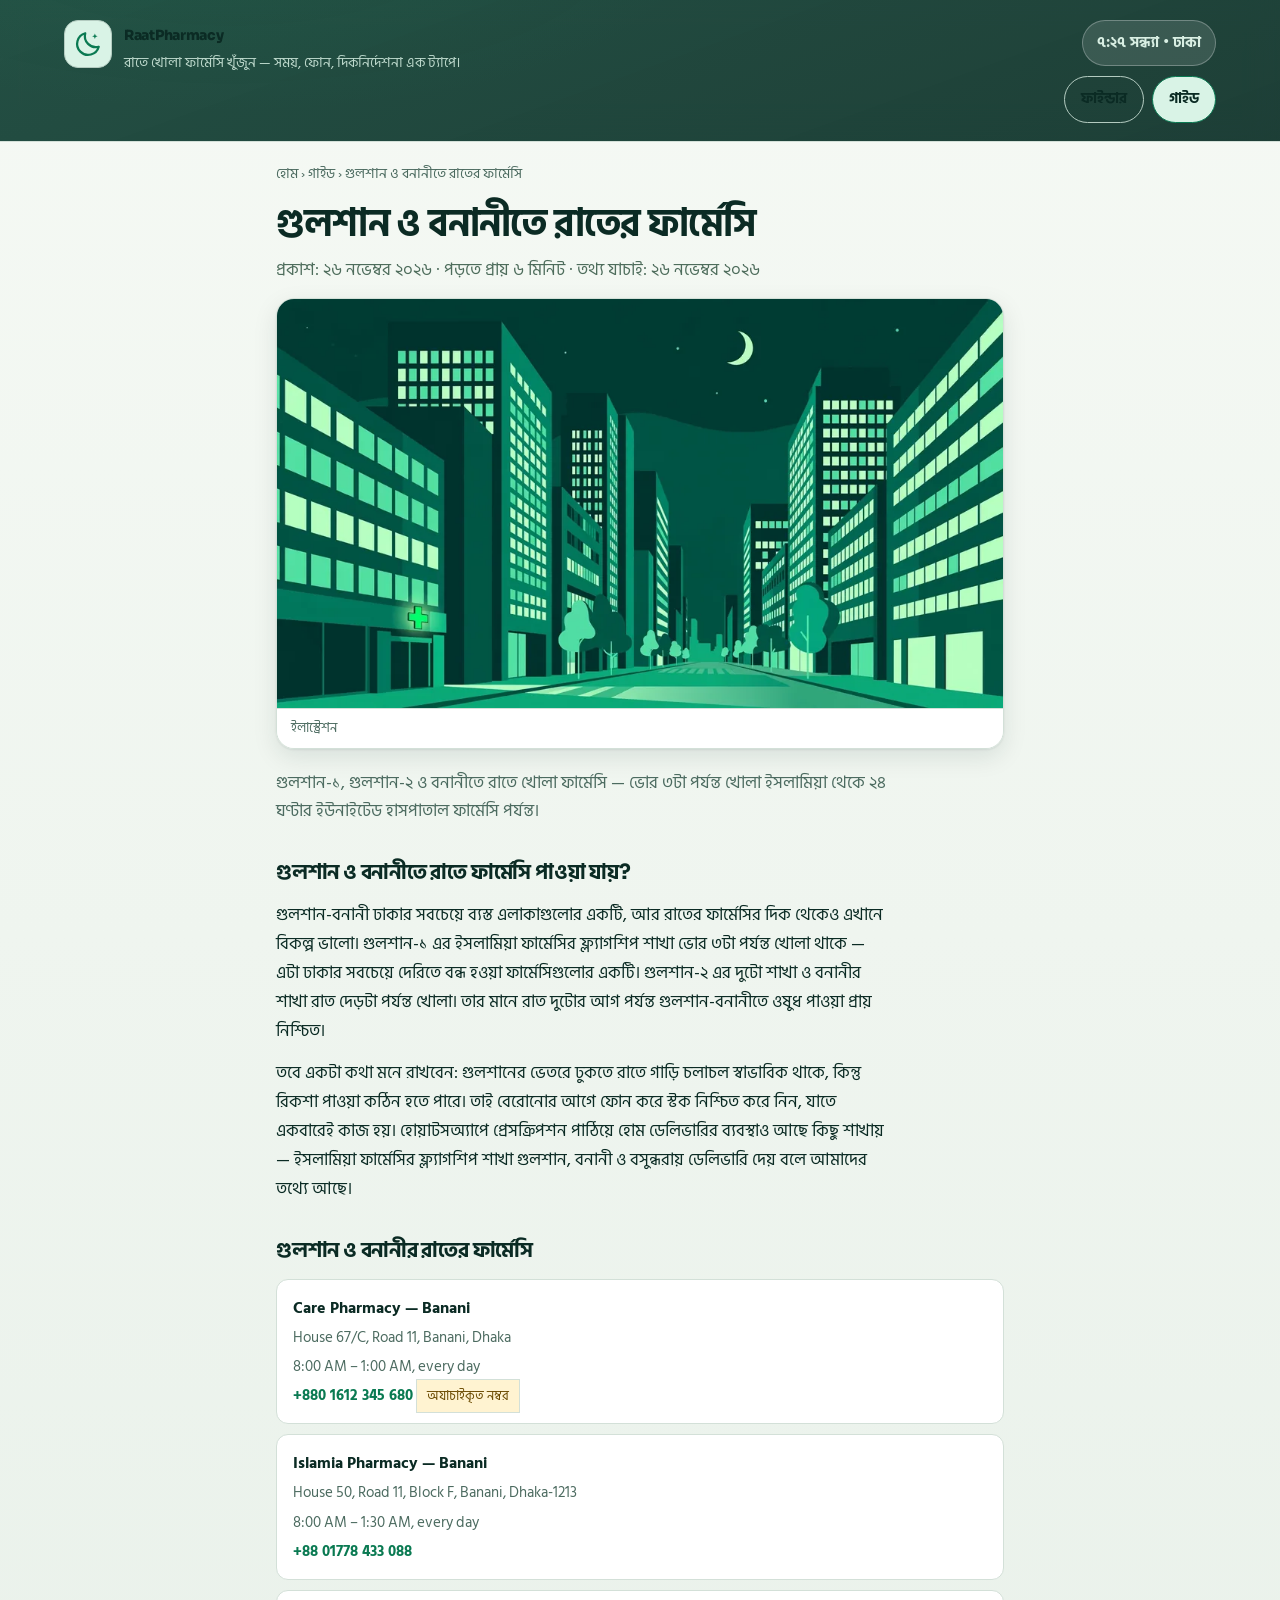
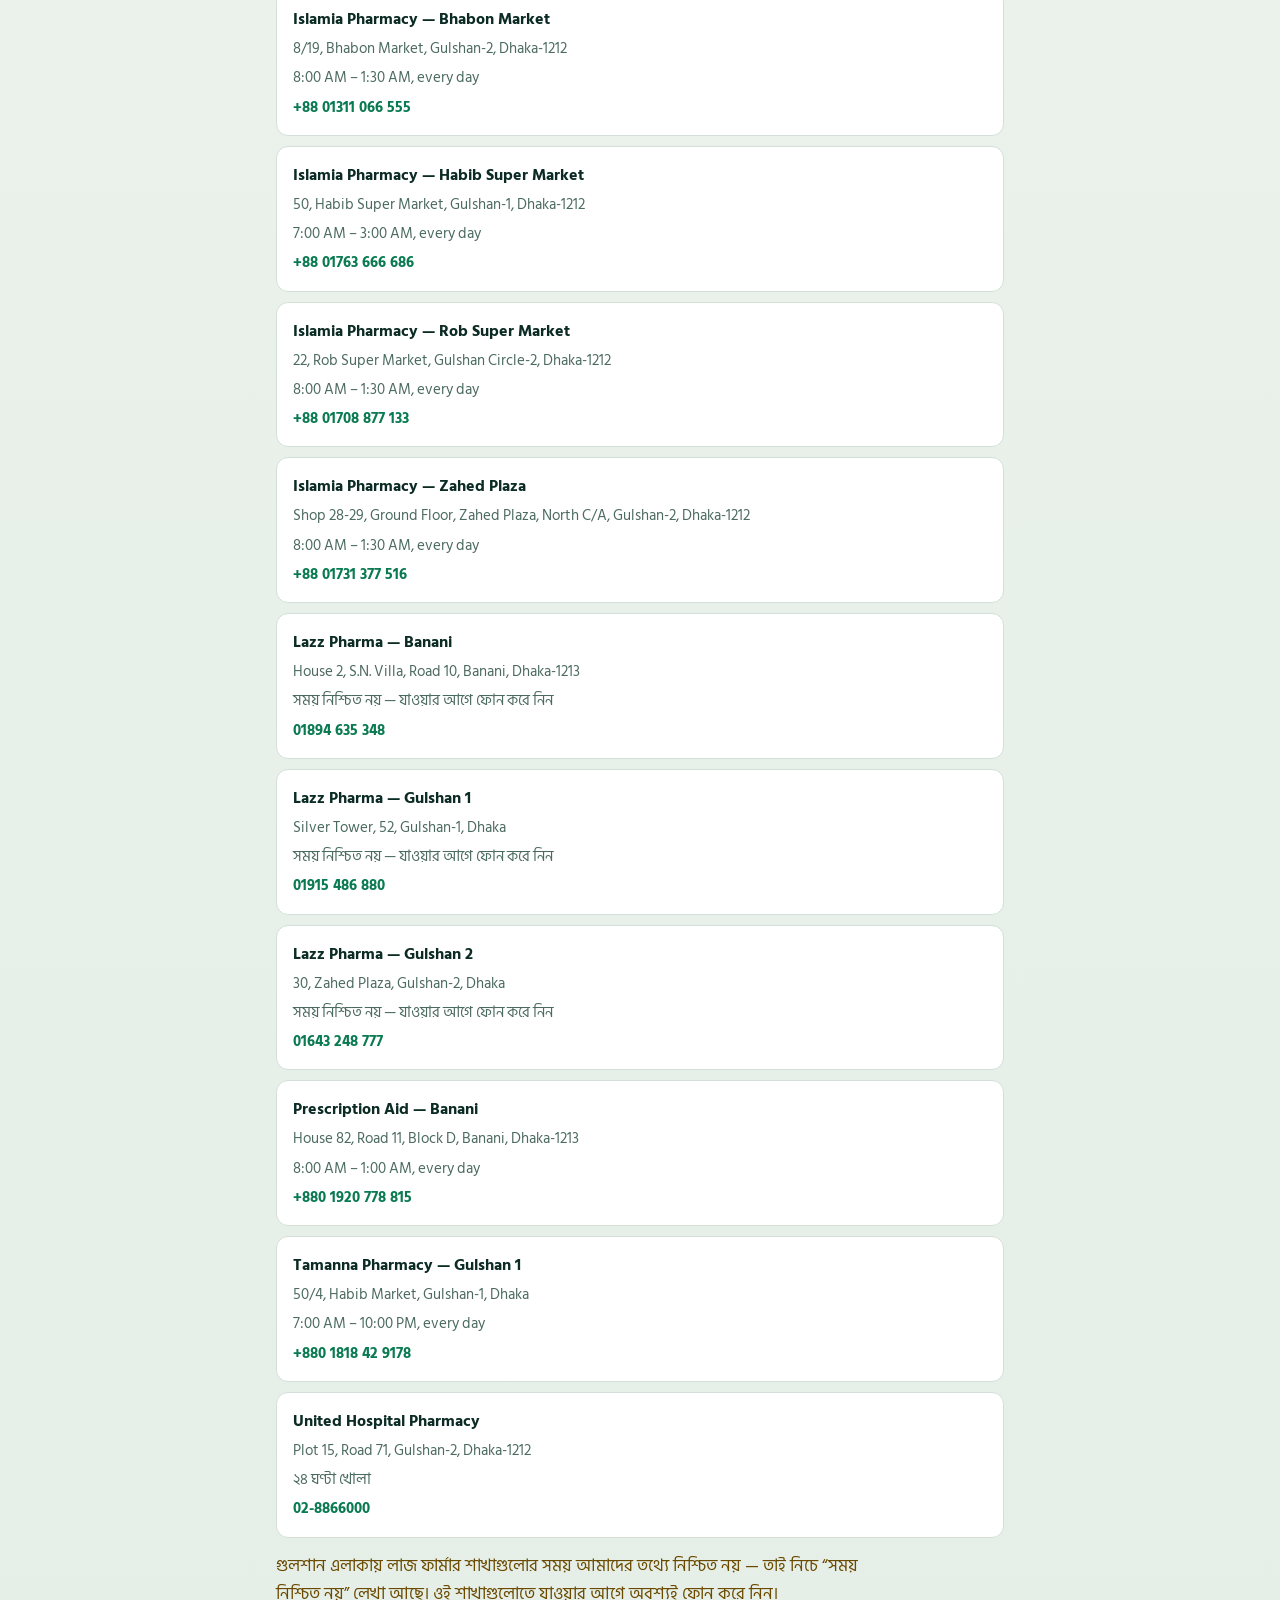
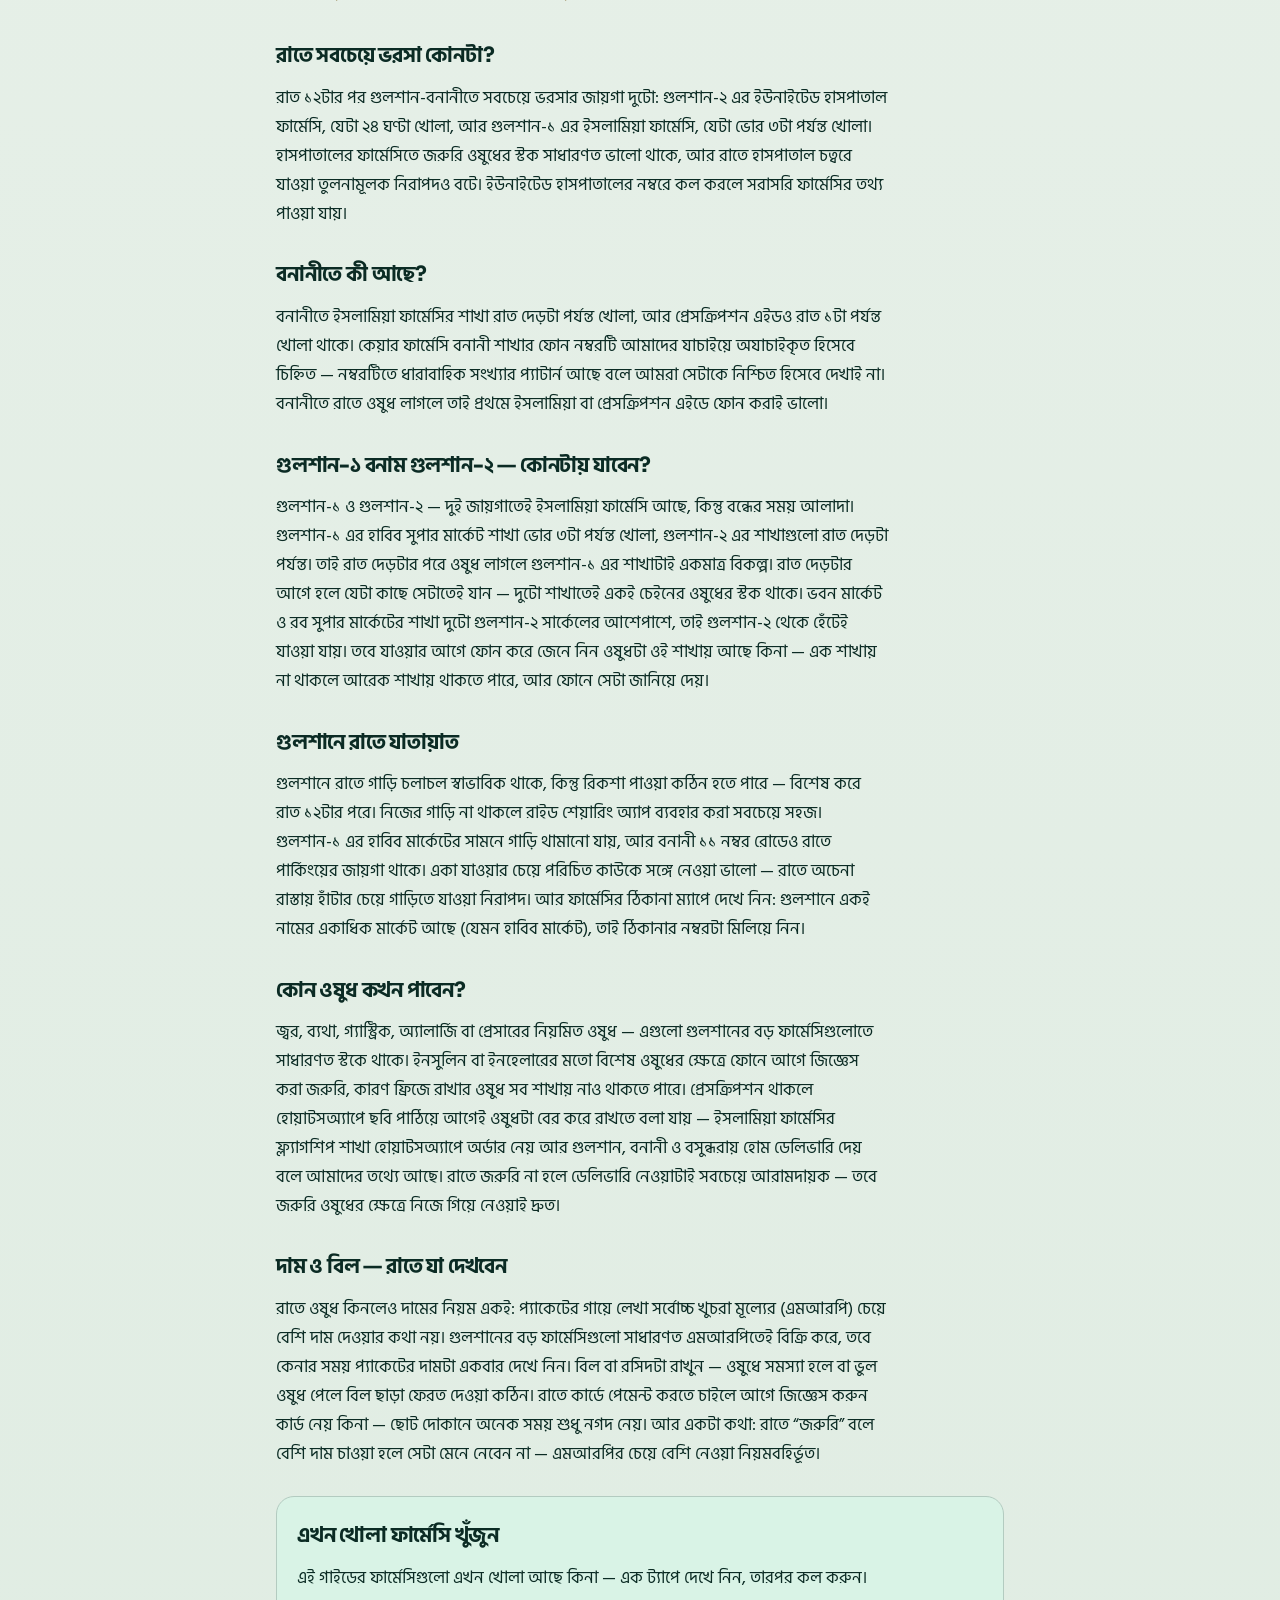
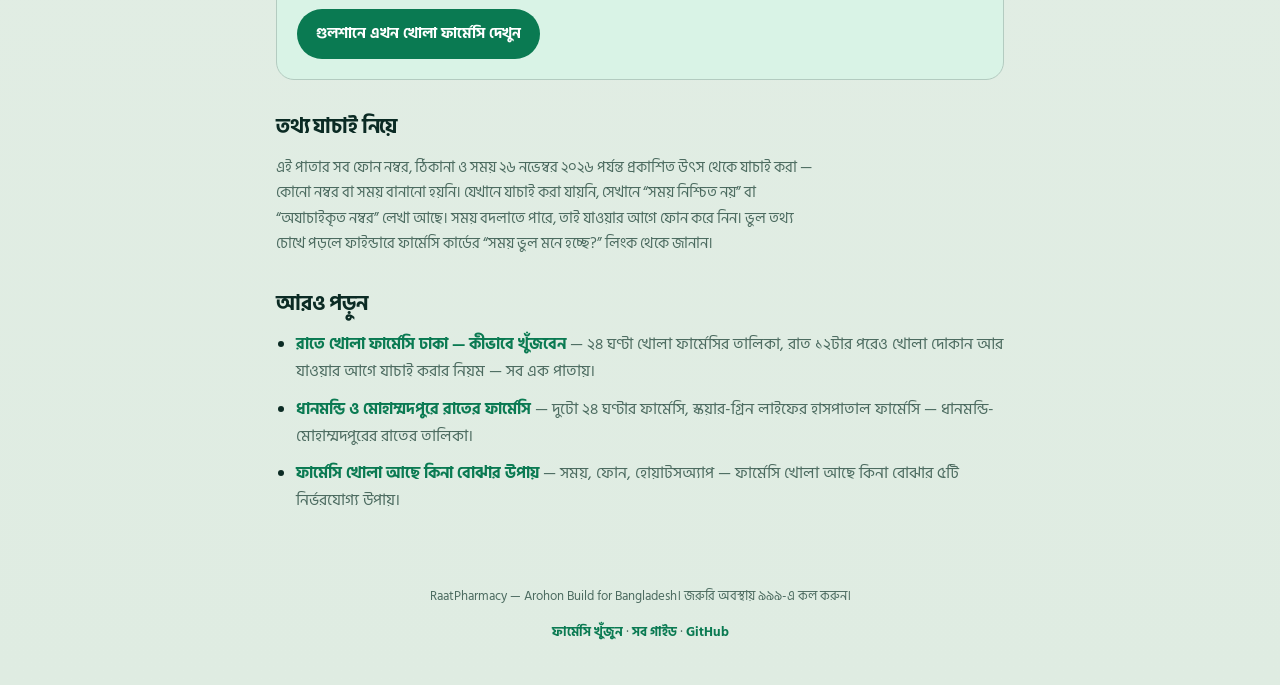
<file: blog/gulshan-night-pharmacy.html>
<!DOCTYPE html>
<html lang="bn">
<head>
  <meta charset="utf-8">
  <meta name="viewport" content="width=device-width, initial-scale=1, viewport-fit=cover, interactive-widget=resizes-content">
  <title>গুলশান ও বনানীতে রাতের ফার্মেসি | RaatPharmacy</title>
  <meta name="description" content="গুলশান ও বনানীতে রাতে খোলা ফার্মেসির তালিকা — ইসলামিয়া, লাজ ফার্মা, ইউনাইটেড হাসপাতালসহ যাচাই করা ফোন ও সময়।">
  <link rel="canonical" href="https://buildempirecr.github.io/raatpharmacy/blog/gulshan-night-pharmacy.html">
  <meta property="og:type" content="article">
  <meta property="og:site_name" content="RaatPharmacy">
  <meta property="og:title" content="গুলশান ও বনানীতে রাতের ফার্মেসি | RaatPharmacy">
  <meta property="og:description" content="গুলশান ও বনানীতে রাতে খোলা ফার্মেসির তালিকা — ইসলামিয়া, লাজ ফার্মা, ইউনাইটেড হাসপাতালসহ যাচাই করা ফোন ও সময়।">
  <meta property="og:url" content="https://buildempirecr.github.io/raatpharmacy/blog/gulshan-night-pharmacy.html">
  <meta property="og:image" content="https://buildempirecr.github.io/raatpharmacy/og.png">
  <meta property="og:image:width" content="1200">
  <meta property="og:image:height" content="630">
  <meta property="og:image:alt" content="RaatPharmacy — রাতে খোলা ফার্মেসি, ঢাকা">
  <meta property="og:locale" content="bn_BD">
  <meta property="article:published_time" content="2026-11-26">
  <meta property="article:author" content="RaatPharmacy">
  <meta name="twitter:card" content="summary_large_image">
  <meta name="twitter:title" content="গুলশান ও বনানীতে রাতের ফার্মেসি | RaatPharmacy">
  <meta name="twitter:description" content="গুলশান ও বনানীতে রাতে খোলা ফার্মেসির তালিকা — ইসলামিয়া, লাজ ফার্মা, ইউনাইটেড হাসপাতালসহ যাচাই করা ফোন ও সময়।">
  <meta name="twitter:image" content="https://buildempirecr.github.io/raatpharmacy/og.png">
  <link rel="icon" href="../icon.svg" type="image/svg+xml">
  <link rel="preconnect" href="https://fonts.googleapis.com">
  <link rel="preconnect" href="https://fonts.gstatic.com" crossorigin>
  <!-- Non-blocking fonts: a render-blocking font stylesheet delays
       first paint on slow networks (see finder index.html). -->
  <link href="https://fonts.googleapis.com/css2?family=Hind+Siliguri:wght@400;500;600;700&family=Sora:wght@600;700;800&display=swap" rel="stylesheet" media="print" onload="this.media='all'">
  <noscript><link href="https://fonts.googleapis.com/css2?family=Hind+Siliguri:wght@400;500;600;700&family=Sora:wght@600;700;800&display=swap" rel="stylesheet"></noscript>
  <link rel="stylesheet" href="../styles.css">
  <link rel="stylesheet" href="blog.css">
  <script type="application/ld+json">
{
  "@context": "https://schema.org",
  "@type": "Article",
  "headline": "গুলশান ও বনানীতে রাতের ফার্মেসি",
  "description": "গুলশান ও বনানীতে রাতে খোলা ফার্মেসির তালিকা — ইসলামিয়া, লাজ ফার্মা, ইউনাইটেড হাসপাতালসহ যাচাই করা ফোন ও সময়।",
  "image": "https://buildempirecr.github.io/raatpharmacy/og.png",
  "author": {"@type": "Organization", "name": "RaatPharmacy", "url": "https://buildempirecr.github.io/raatpharmacy/"},
  "publisher": {"@type": "Organization", "name": "RaatPharmacy", "url": "https://buildempirecr.github.io/raatpharmacy/"},
  "datePublished": "2026-11-26",
  "dateModified": "2026-11-26",
  "inLanguage": "bn",
  "mainEntityOfPage": {"@type": "WebPage", "@id": "https://buildempirecr.github.io/raatpharmacy/blog/gulshan-night-pharmacy.html"}
}
  </script>
  <script type="application/ld+json">
{
  "@context": "https://schema.org",
  "@type": "BreadcrumbList",
  "itemListElement": [{"@type": "ListItem", "position": 1, "name": "RaatPharmacy", "item": "https://buildempirecr.github.io/raatpharmacy/"},
{"@type": "ListItem", "position": 2, "name": "গাইড", "item": "https://buildempirecr.github.io/raatpharmacy/blog/"},
{"@type": "ListItem", "position": 3, "name": "গুলশান ও বনানীতে রাতের ফার্মেসি", "item": "https://buildempirecr.github.io/raatpharmacy/blog/gulshan-night-pharmacy.html"}]
}
  </script>
</head>
<body>
  <a class="skip-link" href="#main">মূল বিষয়বস্তুতে যান</a>
  <header class="topbar">
    <div class="topbar-in">
      <div class="brand">
        <span class="brand-mark" aria-hidden="true">
          <svg viewBox="0 0 24 24" width="30" height="30" fill="none" stroke="currentColor" stroke-width="1.8" stroke-linecap="round" stroke-linejoin="round"><path d="M20.6 14.2A8.8 8.8 0 0 1 9.8 3.4 8.8 8.8 0 1 0 20.6 14.2Z"/><path d="M17.5 3.5l.6 1.6 1.6.6-1.6.6-.6 1.6-.6-1.6-1.6-.6 1.6-.6z" fill="currentColor" stroke="none"/></svg>
        </span>
        <div class="brand-text">
          <p class="brand-name"><a href="../">RaatPharmacy</a></p>
          <p>রাতে খোলা ফার্মেসি খুঁজুন — সময়, ফোন, দিকনির্দেশনা এক ট্যাপে।</p>
        </div>
      </div>
      <div class="top-right">
        <span class="clock" id="blogClock" role="timer" aria-live="off">—</span>
        <nav class="blog-nav" aria-label="প্রধান মেনু">
          <a href="../">ফাইন্ডার</a>
          <a href="./" class="blog-nav-active" aria-current="page">গাইড</a>
        </nav>
      </div>
    </div>
  </header>
  <main id="main" tabindex="-1" class="blog-main">
    <nav class="breadcrumb" aria-label="ব্রেডক্রাম্ব">
      <a href="../">হোম</a> <span aria-hidden="true">›</span>
      <a href="./">গাইড</a> <span aria-hidden="true">›</span>
      <span aria-current="page">গুলশান ও বনানীতে রাতের ফার্মেসি</span>
    </nav>
    <article class="blog-article">
      <h1>গুলশান ও বনানীতে রাতের ফার্মেসি</h1>
      <p class="blog-meta">প্রকাশ: ২৬ নভেম্বর ২০২৬ · পড়তে প্রায় ৬ মিনিট · তথ্য যাচাই: ২৬ নভেম্বর ২০২৬</p>
      <figure class="article-hero">
        <img src="../img/blog-gulshan.webp" width="960" height="540" alt="রাতে গুলশানের উঁচু ভবনের সারি আর ফার্মেসির সবুজ ক্রস — ইলাস্ট্রেশন">
        <figcaption>ইলাস্ট্রেশন</figcaption>
      </figure>
      <p class="blog-lede">গুলশান-১, গুলশান-২ ও বনানীতে রাতে খোলা ফার্মেসি — ভোর ৩টা পর্যন্ত খোলা ইসলামিয়া থেকে ২৪ ঘণ্টার ইউনাইটেড হাসপাতাল ফার্মেসি পর্যন্ত।</p>

      <h2>গুলশান ও বনানীতে রাতে ফার্মেসি পাওয়া যায়?</h2>
      <p>গুলশান-বনানী ঢাকার সবচেয়ে ব্যস্ত এলাকাগুলোর একটি, আর রাতের ফার্মেসির দিক থেকেও এখানে বিকল্প ভালো। গুলশান-১ এর ইসলামিয়া ফার্মেসির ফ্ল্যাগশিপ শাখা ভোর ৩টা পর্যন্ত খোলা থাকে — এটা ঢাকার সবচেয়ে দেরিতে বন্ধ হওয়া ফার্মেসিগুলোর একটি। গুলশান-২ এর দুটো শাখা ও বনানীর শাখা রাত দেড়টা পর্যন্ত খোলা। তার মানে রাত দুটোর আগ পর্যন্ত গুলশান-বনানীতে ওষুধ পাওয়া প্রায় নিশ্চিত।</p>
      <p>তবে একটা কথা মনে রাখবেন: গুলশানের ভেতরে ঢুকতে রাতে গাড়ি চলাচল স্বাভাবিক থাকে, কিন্তু রিকশা পাওয়া কঠিন হতে পারে। তাই বেরোনোর আগে ফোন করে স্টক নিশ্চিত করে নিন, যাতে একবারেই কাজ হয়। হোয়াটসঅ্যাপে প্রেসক্রিপশন পাঠিয়ে হোম ডেলিভারির ব্যবস্থাও আছে কিছু শাখায় — ইসলামিয়া ফার্মেসির ফ্ল্যাগশিপ শাখা গুলশান, বনানী ও বসুন্ধরায় ডেলিভারি দেয় বলে আমাদের তথ্যে আছে।</p>
      <h2>গুলশান ও বনানীর রাতের ফার্মেসি</h2>
    <ul class="blog-pharm-list">
      <li class="blog-pharm">
        <strong>Care Pharmacy — Banani</strong>
        <span class="blog-address">House 67/C, Road 11, Banani, Dhaka</span>
        <span class="blog-hours">8:00 AM – 1:00 AM, every day</span>
        <span class="blog-phone"><a href="tel:+8801612345680">+880 1612 345 680</a> <span class="badge-unverified">অযাচাইকৃত নম্বর</span></span>
      </li>
      <li class="blog-pharm">
        <strong>Islamia Pharmacy — Banani</strong>
        <span class="blog-address">House 50, Road 11, Block F, Banani, Dhaka-1213</span>
        <span class="blog-hours">8:00 AM – 1:30 AM, every day</span>
        <span class="blog-phone"><a href="tel:+8801778433088">+88 01778 433 088</a></span>
      </li>
      <li class="blog-pharm">
        <strong>Islamia Pharmacy — Bhabon Market</strong>
        <span class="blog-address">8/19, Bhabon Market, Gulshan-2, Dhaka-1212</span>
        <span class="blog-hours">8:00 AM – 1:30 AM, every day</span>
        <span class="blog-phone"><a href="tel:+8801311066555">+88 01311 066 555</a></span>
      </li>
      <li class="blog-pharm">
        <strong>Islamia Pharmacy — Habib Super Market</strong>
        <span class="blog-address">50, Habib Super Market, Gulshan-1, Dhaka-1212</span>
        <span class="blog-hours">7:00 AM – 3:00 AM, every day</span>
        <span class="blog-phone"><a href="tel:+8801763666686">+88 01763 666 686</a></span>
      </li>
      <li class="blog-pharm">
        <strong>Islamia Pharmacy — Rob Super Market</strong>
        <span class="blog-address">22, Rob Super Market, Gulshan Circle-2, Dhaka-1212</span>
        <span class="blog-hours">8:00 AM – 1:30 AM, every day</span>
        <span class="blog-phone"><a href="tel:+8801708877133">+88 01708 877 133</a></span>
      </li>
      <li class="blog-pharm">
        <strong>Islamia Pharmacy — Zahed Plaza</strong>
        <span class="blog-address">Shop 28-29, Ground Floor, Zahed Plaza, North C/A, Gulshan-2, Dhaka-1212</span>
        <span class="blog-hours">8:00 AM – 1:30 AM, every day</span>
        <span class="blog-phone"><a href="tel:+8801731377516">+88 01731 377 516</a></span>
      </li>
      <li class="blog-pharm">
        <strong>Lazz Pharma — Banani</strong>
        <span class="blog-address">House 2, S.N. Villa, Road 10, Banani, Dhaka-1213</span>
        <span class="blog-hours">সময় নিশ্চিত নয় — যাওয়ার আগে ফোন করে নিন</span>
        <span class="blog-phone"><a href="tel:+8801894635348">01894 635 348</a></span>
      </li>
      <li class="blog-pharm">
        <strong>Lazz Pharma — Gulshan 1</strong>
        <span class="blog-address">Silver Tower, 52, Gulshan-1, Dhaka</span>
        <span class="blog-hours">সময় নিশ্চিত নয় — যাওয়ার আগে ফোন করে নিন</span>
        <span class="blog-phone"><a href="tel:+8801915486880">01915 486 880</a></span>
      </li>
      <li class="blog-pharm">
        <strong>Lazz Pharma — Gulshan 2</strong>
        <span class="blog-address">30, Zahed Plaza, Gulshan-2, Dhaka</span>
        <span class="blog-hours">সময় নিশ্চিত নয় — যাওয়ার আগে ফোন করে নিন</span>
        <span class="blog-phone"><a href="tel:+8801643248777">01643 248 777</a></span>
      </li>
      <li class="blog-pharm">
        <strong>Prescription Aid — Banani</strong>
        <span class="blog-address">House 82, Road 11, Block D, Banani, Dhaka-1213</span>
        <span class="blog-hours">8:00 AM – 1:00 AM, every day</span>
        <span class="blog-phone"><a href="tel:+8801920778815">+880 1920 778 815</a></span>
      </li>
      <li class="blog-pharm">
        <strong>Tamanna Pharmacy — Gulshan 1</strong>
        <span class="blog-address">50/4, Habib Market, Gulshan-1, Dhaka</span>
        <span class="blog-hours">7:00 AM – 10:00 PM, every day</span>
        <span class="blog-phone"><a href="tel:+8801818429178">+880 1818 42 9178</a></span>
      </li>
      <li class="blog-pharm">
        <strong>United Hospital Pharmacy</strong>
        <span class="blog-address">Plot 15, Road 71, Gulshan-2, Dhaka-1212</span>
        <span class="blog-hours">২৪ ঘণ্টা খোলা</span>
        <span class="blog-phone"><a href="tel:+88028866000">02-8866000</a></span>
      </li>
    </ul>
    <p class="blog-list-note">গুলশান এলাকায় লাজ ফার্মার শাখাগুলোর সময় আমাদের তথ্যে নিশ্চিত নয় — তাই নিচে “সময় নিশ্চিত নয়” লেখা আছে। ওই শাখাগুলোতে যাওয়ার আগে অবশ্যই ফোন করে নিন।</p>
      <h2>রাতে সবচেয়ে ভরসা কোনটা?</h2>
      <p>রাত ১২টার পর গুলশান-বনানীতে সবচেয়ে ভরসার জায়গা দুটো: গুলশান-২ এর ইউনাইটেড হাসপাতাল ফার্মেসি, যেটা ২৪ ঘণ্টা খোলা, আর গুলশান-১ এর ইসলামিয়া ফার্মেসি, যেটা ভোর ৩টা পর্যন্ত খোলা। হাসপাতালের ফার্মেসিতে জরুরি ওষুধের স্টক সাধারণত ভালো থাকে, আর রাতে হাসপাতাল চত্বরে যাওয়া তুলনামূলক নিরাপদও বটে। ইউনাইটেড হাসপাতালের নম্বরে কল করলে সরাসরি ফার্মেসির তথ্য পাওয়া যায়।</p>
      <h2>বনানীতে কী আছে?</h2>
      <p>বনানীতে ইসলামিয়া ফার্মেসির শাখা রাত দেড়টা পর্যন্ত খোলা, আর প্রেসক্রিপশন এইডও রাত ১টা পর্যন্ত খোলা থাকে। কেয়ার ফার্মেসি বনানী শাখার ফোন নম্বরটি আমাদের যাচাইয়ে অযাচাইকৃত হিসেবে চিহ্নিত — নম্বরটিতে ধারাবাহিক সংখ্যার প্যাটার্ন আছে বলে আমরা সেটাকে নিশ্চিত হিসেবে দেখাই না। বনানীতে রাতে ওষুধ লাগলে তাই প্রথমে ইসলামিয়া বা প্রেসক্রিপশন এইডে ফোন করাই ভালো।</p>
      <h2>গুলশান-১ বনাম গুলশান-২ — কোনটায় যাবেন?</h2>
      <p>গুলশান-১ ও গুলশান-২ — দুই জায়গাতেই ইসলামিয়া ফার্মেসি আছে, কিন্তু বন্ধের সময় আলাদা। গুলশান-১ এর হাবিব সুপার মার্কেট শাখা ভোর ৩টা পর্যন্ত খোলা, গুলশান-২ এর শাখাগুলো রাত দেড়টা পর্যন্ত। তাই রাত দেড়টার পরে ওষুধ লাগলে গুলশান-১ এর শাখাটাই একমাত্র বিকল্প। রাত দেড়টার আগে হলে যেটা কাছে সেটাতেই যান — দুটো শাখাতেই একই চেইনের ওষুধের স্টক থাকে। ভবন মার্কেট ও রব সুপার মার্কেটের শাখা দুটো গুলশান-২ সার্কেলের আশেপাশে, তাই গুলশান-২ থেকে হেঁটেই যাওয়া যায়। তবে যাওয়ার আগে ফোন করে জেনে নিন ওষুধটা ওই শাখায় আছে কিনা — এক শাখায় না থাকলে আরেক শাখায় থাকতে পারে, আর ফোনে সেটা জানিয়ে দেয়।</p>
      <h2>গুলশানে রাতে যাতায়াত</h2>
      <p>গুলশানে রাতে গাড়ি চলাচল স্বাভাবিক থাকে, কিন্তু রিকশা পাওয়া কঠিন হতে পারে — বিশেষ করে রাত ১২টার পরে। নিজের গাড়ি না থাকলে রাইড শেয়ারিং অ্যাপ ব্যবহার করা সবচেয়ে সহজ। গুলশান-১ এর হাবিব মার্কেটের সামনে গাড়ি থামানো যায়, আর বনানী ১১ নম্বর রোডেও রাতে পার্কিংয়ের জায়গা থাকে। একা যাওয়ার চেয়ে পরিচিত কাউকে সঙ্গে নেওয়া ভালো — রাতে অচেনা রাস্তায় হাঁটার চেয়ে গাড়িতে যাওয়া নিরাপদ। আর ফার্মেসির ঠিকানা ম্যাপে দেখে নিন: গুলশানে একই নামের একাধিক মার্কেট আছে (যেমন হাবিব মার্কেট), তাই ঠিকানার নম্বরটা মিলিয়ে নিন।</p>
      <h2>কোন ওষুধ কখন পাবেন?</h2>
      <p>জ্বর, ব্যথা, গ্যাস্ট্রিক, অ্যালার্জি বা প্রেসারের নিয়মিত ওষুধ — এগুলো গুলশানের বড় ফার্মেসিগুলোতে সাধারণত স্টকে থাকে। ইনসুলিন বা ইনহেলারের মতো বিশেষ ওষুধের ক্ষেত্রে ফোনে আগে জিজ্ঞেস করা জরুরি, কারণ ফ্রিজে রাখার ওষুধ সব শাখায় নাও থাকতে পারে। প্রেসক্রিপশন থাকলে হোয়াটসঅ্যাপে ছবি পাঠিয়ে আগেই ওষুধটা বের করে রাখতে বলা যায় — ইসলামিয়া ফার্মেসির ফ্ল্যাগশিপ শাখা হোয়াটসঅ্যাপে অর্ডার নেয় আর গুলশান, বনানী ও বসুন্ধরায় হোম ডেলিভারি দেয় বলে আমাদের তথ্যে আছে। রাতে জরুরি না হলে ডেলিভারি নেওয়াটাই সবচেয়ে আরামদায়ক — তবে জরুরি ওষুধের ক্ষেত্রে নিজে গিয়ে নেওয়াই দ্রুত।</p>
      <h2>দাম ও বিল — রাতে যা দেখবেন</h2>
      <p>রাতে ওষুধ কিনলেও দামের নিয়ম একই: প্যাকেটের গায়ে লেখা সর্বোচ্চ খুচরা মূল্যের (এমআরপি) চেয়ে বেশি দাম দেওয়ার কথা নয়। গুলশানের বড় ফার্মেসিগুলো সাধারণত এমআরপিতেই বিক্রি করে, তবে কেনার সময় প্যাকেটের দামটা একবার দেখে নিন। বিল বা রসিদটা রাখুন — ওষুধে সমস্যা হলে বা ভুল ওষুধ পেলে বিল ছাড়া ফেরত দেওয়া কঠিন। রাতে কার্ডে পেমেন্ট করতে চাইলে আগে জিজ্ঞেস করুন কার্ড নেয় কিনা — ছোট দোকানে অনেক সময় শুধু নগদ নেয়। আর একটা কথা: রাতে “জরুরি” বলে বেশি দাম চাওয়া হলে সেটা মেনে নেবেন না — এমআরপির চেয়ে বেশি নেওয়া নিয়মবহির্ভূত।</p>

      <aside class="blog-cta">
        <h2>এখন খোলা ফার্মেসি খুঁজুন</h2>
        <p>এই গাইডের ফার্মেসিগুলো এখন খোলা আছে কিনা — এক ট্যাপে দেখে নিন, তারপর কল করুন।</p>
        <a class="btn btn-primary" href="../?area=Gulshan&amp;open=1">গুলশানে এখন খোলা ফার্মেসি দেখুন</a>
      </aside>
      <section class="blog-verify">
        <h2>তথ্য যাচাই নিয়ে</h2>
        <p>এই পাতার সব ফোন নম্বর, ঠিকানা ও সময় ২৬ নভেম্বর ২০২৬ পর্যন্ত প্রকাশিত উৎস থেকে যাচাই করা — কোনো নম্বর বা সময় বানানো হয়নি। যেখানে যাচাই করা যায়নি, সেখানে “সময় নিশ্চিত নয়” বা “অযাচাইকৃত নম্বর” লেখা আছে। সময় বদলাতে পারে, তাই যাওয়ার আগে ফোন করে নিন। ভুল তথ্য চোখে পড়লে ফাইন্ডারে ফার্মেসি কার্ডের “সময় ভুল মনে হচ্ছে?” লিংক থেকে জানান।</p>
      </section>
      <section class="blog-related">
        <h2>আরও পড়ুন</h2>
        <ul>
      <li><a href="rate-khola-pharmacy-dhaka.html">রাতে খোলা ফার্মেসি ঢাকা — কীভাবে খুঁজবেন</a><span> — ২৪ ঘণ্টা খোলা ফার্মেসির তালিকা, রাত ১২টার পরেও খোলা দোকান আর যাওয়ার আগে যাচাই করার নিয়ম — সব এক পাতায়।</span></li>
      <li><a href="dhanmondi-night-pharmacy.html">ধানমন্ডি ও মোহাম্মদপুরে রাতের ফার্মেসি</a><span> — দুটো ২৪ ঘণ্টার ফার্মেসি, স্কয়ার-গ্রিন লাইফের হাসপাতাল ফার্মেসি — ধানমন্ডি-মোহাম্মদপুরের রাতের তালিকা।</span></li>
      <li><a href="pharmacy-khola-ache-kina.html">ফার্মেসি খোলা আছে কিনা বোঝার উপায়</a><span> — সময়, ফোন, হোয়াটসঅ্যাপ — ফার্মেসি খোলা আছে কিনা বোঝার ৫টি নির্ভরযোগ্য উপায়।</span></li>
        </ul>
      </section>
    </article>
  </main>
  <footer>
    <p>RaatPharmacy — Arohon Build for Bangladesh। জরুরি অবস্থায় ৯৯৯-এ কল করুন।</p>
    <p class="footer-links"><a href="../">ফার্মেসি খুঁজুন</a> · <a href="./">সব গাইড</a> · <a href="https://github.com/buildempirecr/raatpharmacy">GitHub</a></p>
  </footer>
  <script>
  // Live Dhaka clock in the blog header (same time as the finder).
  // WHY inline here: blog pages have no JS bundle; this is 20 lines.
  // Bangla day-part words, like the finder ("১১:৩০ রাত"), never AM/PM.
  (function () {
    var el = document.getElementById('blogClock');
    if (!el) return;
    var BN = '০১২৩৪৫৬৭৮৯';
    var digits = function (s) { return String(s).replace(/[0-9]/g, function (d) { return BN[Number(d)]; }); };
    var part = function (h) {
      if (h >= 4 && h < 6) return 'ভোর';
      if (h >= 6 && h < 12) return 'সকাল';
      if (h >= 12 && h < 16) return 'দুপুর';
      if (h >= 16 && h < 18) return 'বিকাল';
      if (h >= 18 && h < 20) return 'সন্ধ্যা';
      return 'রাত';
    };
    var tick = function () {
      var d = new Date();
      var h = d.getHours();
      var h12 = h % 12 === 0 ? 12 : h % 12;
      var mm = String(d.getMinutes()).padStart(2, '0');
      el.textContent = digits(h12) + ':' + digits(mm) + ' ' + part(h) + ' • ঢাকা';
    };
    tick();
    setInterval(tick, 60000);
  })();
  </script>
</body>
</html>
</file>
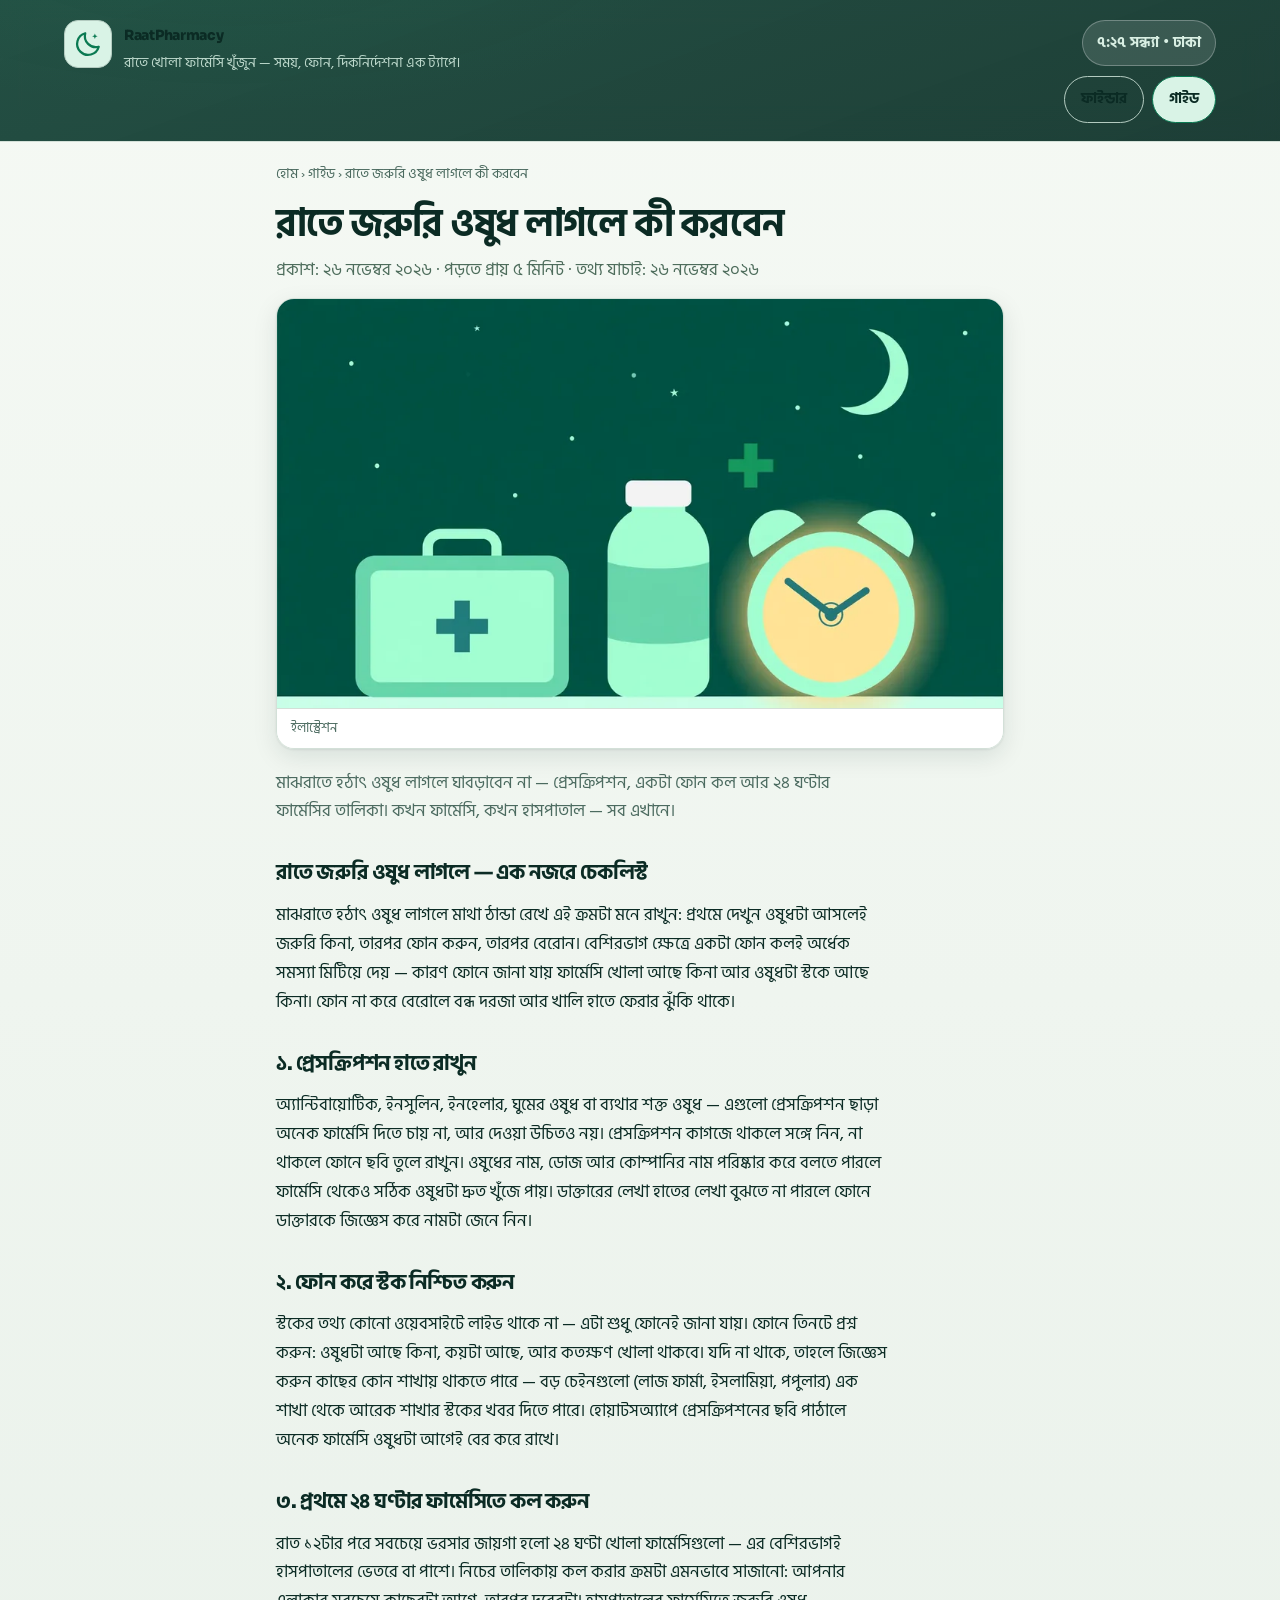
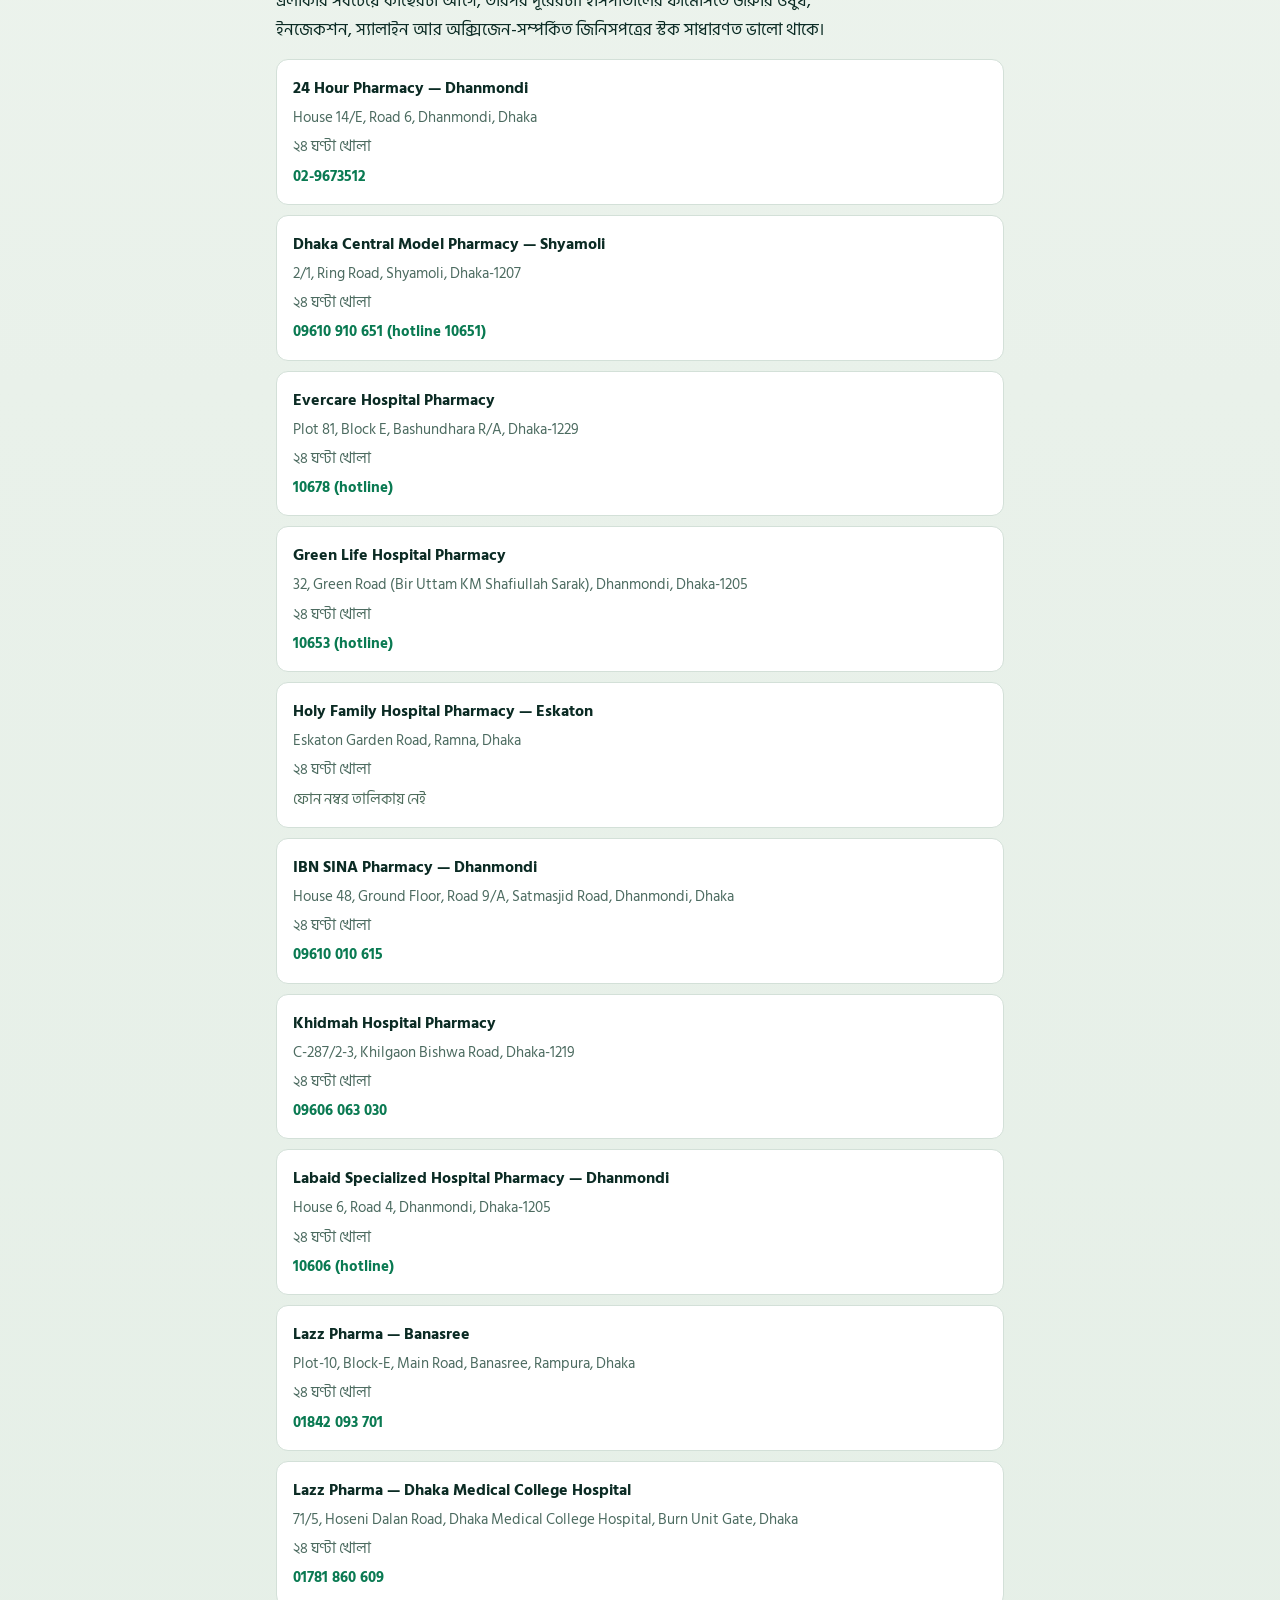
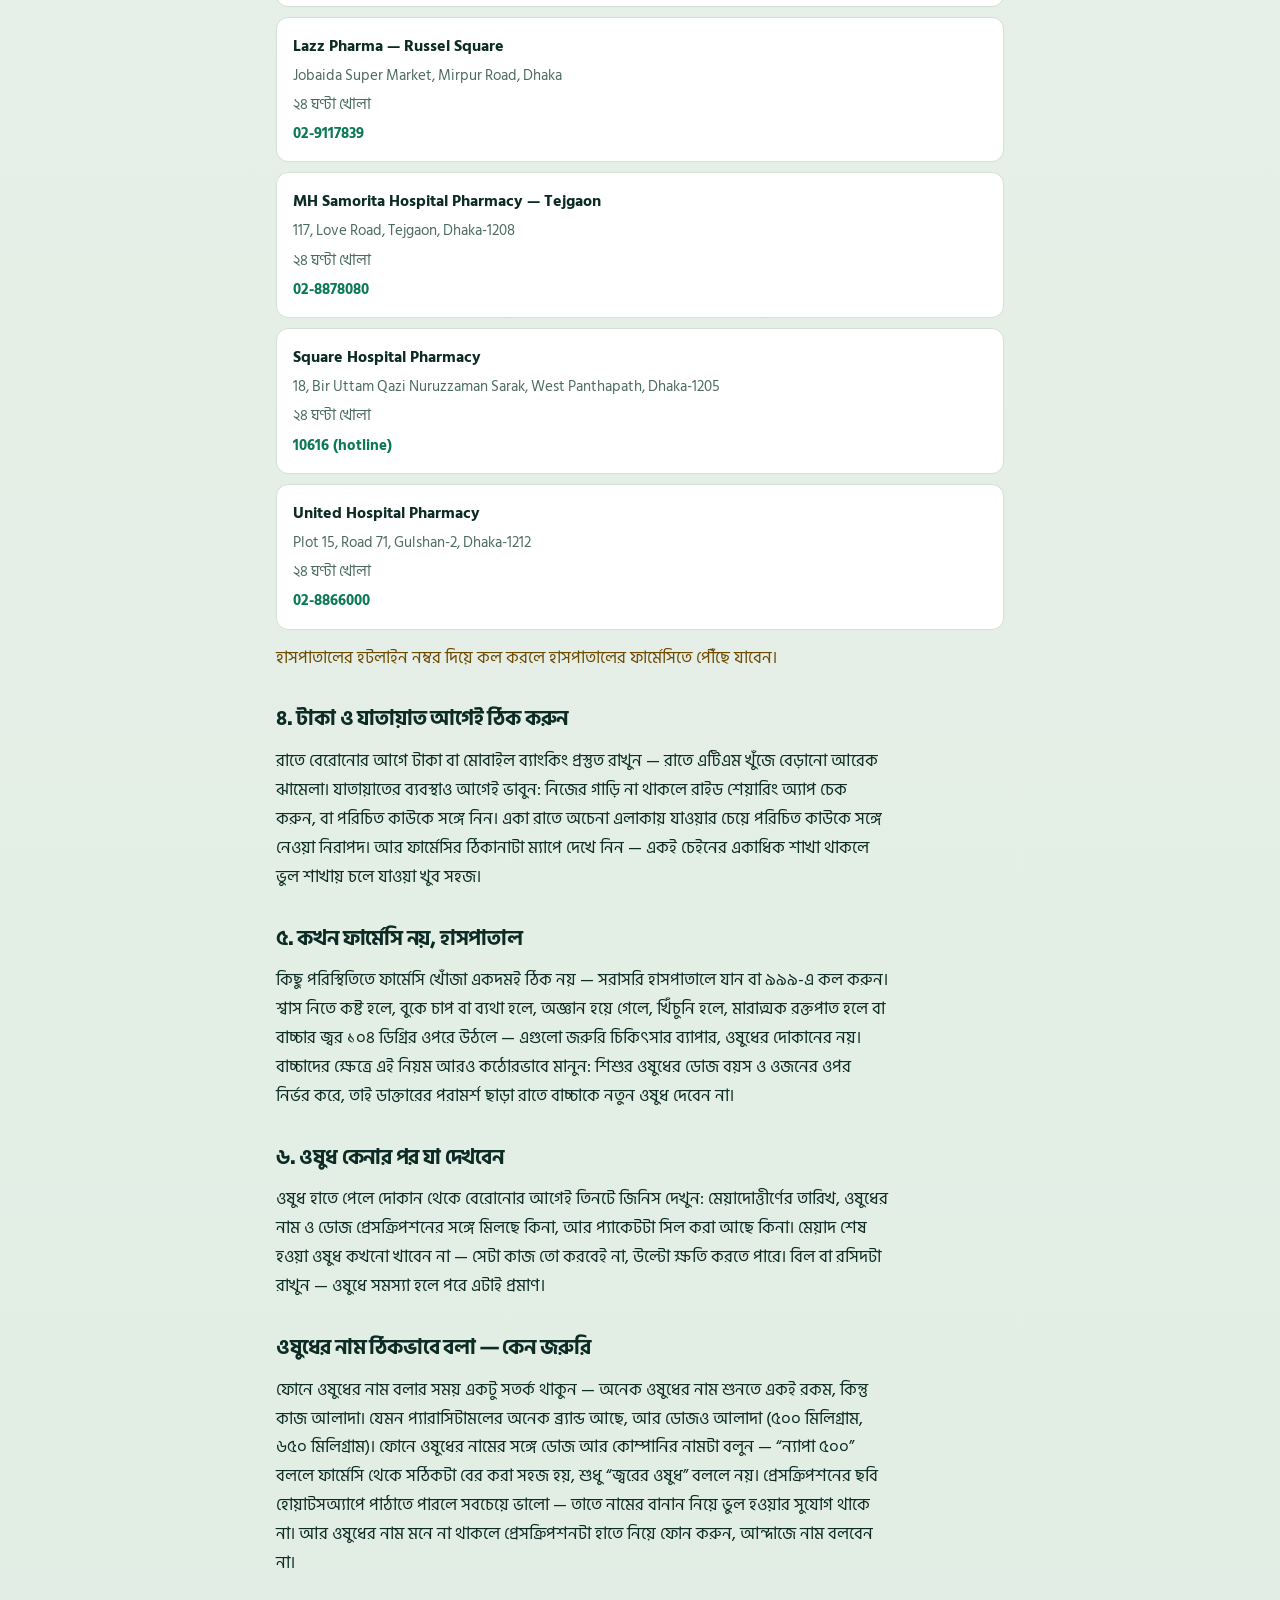
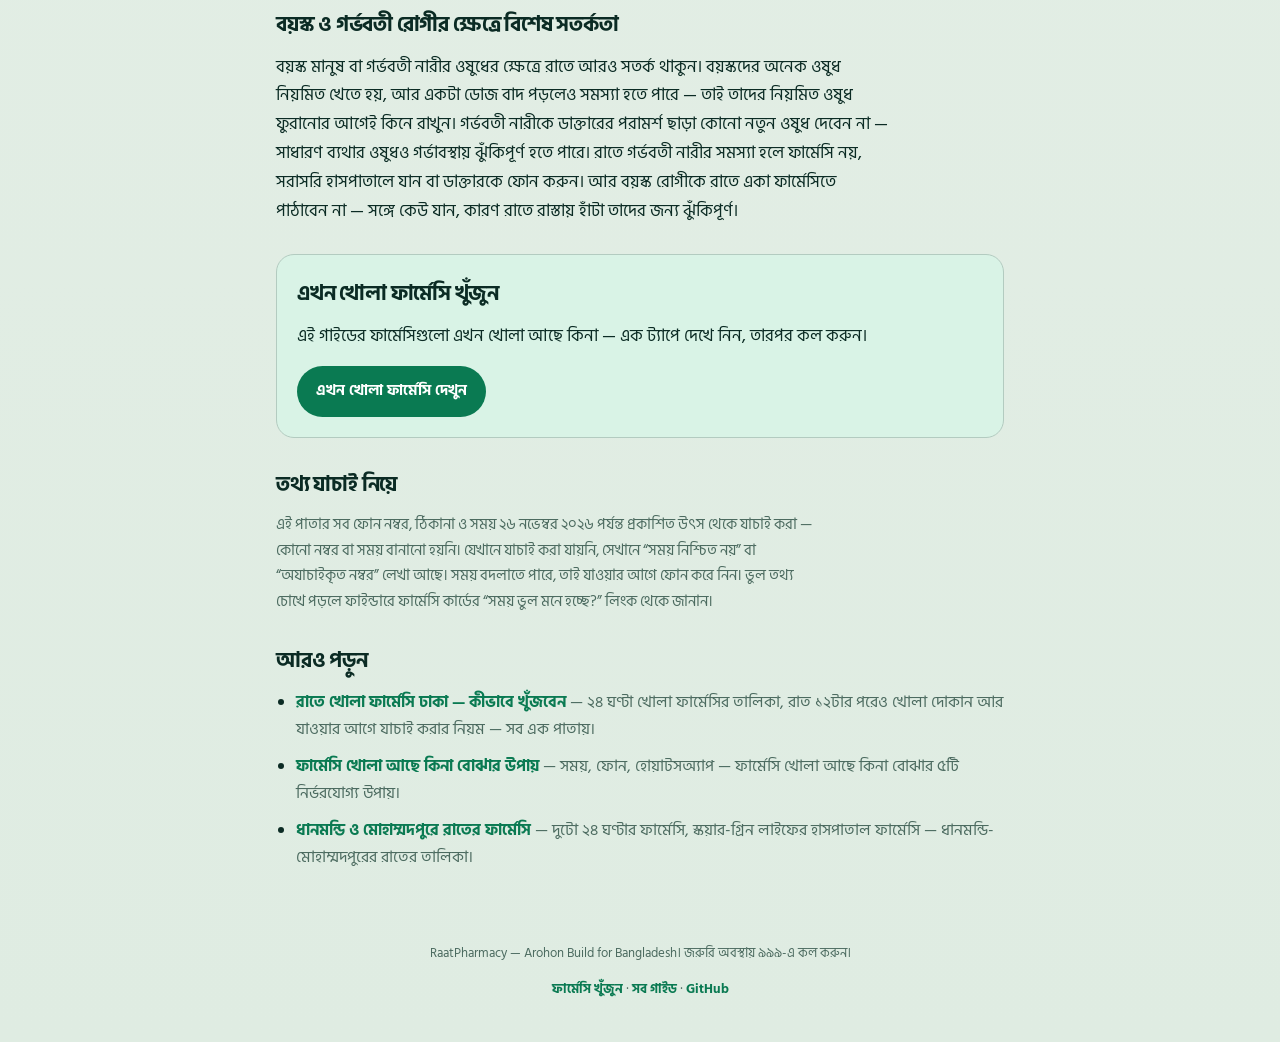
<file: blog/joruri-oshudh-rate.html>
<!DOCTYPE html>
<html lang="bn">
<head>
  <meta charset="utf-8">
  <meta name="viewport" content="width=device-width, initial-scale=1, viewport-fit=cover, interactive-widget=resizes-content">
  <title>রাতে জরুরি ওষুধ লাগলে কী করবেন | RaatPharmacy</title>
  <meta name="description" content="রাতে হঠাৎ ওষুধ লাগলে কী করবেন — প্রেসক্রিপশন, ফোনে স্টক যাচাই, ২৪ ঘণ্টার ফার্মেসির তালিকা ও কখন হাসপাতালে যাবেন।">
  <link rel="canonical" href="https://buildempirecr.github.io/raatpharmacy/blog/joruri-oshudh-rate.html">
  <meta property="og:type" content="article">
  <meta property="og:site_name" content="RaatPharmacy">
  <meta property="og:title" content="রাতে জরুরি ওষুধ লাগলে কী করবেন | RaatPharmacy">
  <meta property="og:description" content="রাতে হঠাৎ ওষুধ লাগলে কী করবেন — প্রেসক্রিপশন, ফোনে স্টক যাচাই, ২৪ ঘণ্টার ফার্মেসির তালিকা ও কখন হাসপাতালে যাবেন।">
  <meta property="og:url" content="https://buildempirecr.github.io/raatpharmacy/blog/joruri-oshudh-rate.html">
  <meta property="og:image" content="https://buildempirecr.github.io/raatpharmacy/og.png">
  <meta property="og:image:width" content="1200">
  <meta property="og:image:height" content="630">
  <meta property="og:image:alt" content="RaatPharmacy — রাতে খোলা ফার্মেসি, ঢাকা">
  <meta property="og:locale" content="bn_BD">
  <meta property="article:published_time" content="2026-11-26">
  <meta property="article:author" content="RaatPharmacy">
  <meta name="twitter:card" content="summary_large_image">
  <meta name="twitter:title" content="রাতে জরুরি ওষুধ লাগলে কী করবেন | RaatPharmacy">
  <meta name="twitter:description" content="রাতে হঠাৎ ওষুধ লাগলে কী করবেন — প্রেসক্রিপশন, ফোনে স্টক যাচাই, ২৪ ঘণ্টার ফার্মেসির তালিকা ও কখন হাসপাতালে যাবেন।">
  <meta name="twitter:image" content="https://buildempirecr.github.io/raatpharmacy/og.png">
  <link rel="icon" href="../icon.svg" type="image/svg+xml">
  <link rel="preconnect" href="https://fonts.googleapis.com">
  <link rel="preconnect" href="https://fonts.gstatic.com" crossorigin>
  <!-- Non-blocking fonts: a render-blocking font stylesheet delays
       first paint on slow networks (see finder index.html). -->
  <link href="https://fonts.googleapis.com/css2?family=Hind+Siliguri:wght@400;500;600;700&family=Sora:wght@600;700;800&display=swap" rel="stylesheet" media="print" onload="this.media='all'">
  <noscript><link href="https://fonts.googleapis.com/css2?family=Hind+Siliguri:wght@400;500;600;700&family=Sora:wght@600;700;800&display=swap" rel="stylesheet"></noscript>
  <link rel="stylesheet" href="../styles.css">
  <link rel="stylesheet" href="blog.css">
  <script type="application/ld+json">
{
  "@context": "https://schema.org",
  "@type": "Article",
  "headline": "রাতে জরুরি ওষুধ লাগলে কী করবেন",
  "description": "রাতে হঠাৎ ওষুধ লাগলে কী করবেন — প্রেসক্রিপশন, ফোনে স্টক যাচাই, ২৪ ঘণ্টার ফার্মেসির তালিকা ও কখন হাসপাতালে যাবেন।",
  "image": "https://buildempirecr.github.io/raatpharmacy/og.png",
  "author": {"@type": "Organization", "name": "RaatPharmacy", "url": "https://buildempirecr.github.io/raatpharmacy/"},
  "publisher": {"@type": "Organization", "name": "RaatPharmacy", "url": "https://buildempirecr.github.io/raatpharmacy/"},
  "datePublished": "2026-11-26",
  "dateModified": "2026-11-26",
  "inLanguage": "bn",
  "mainEntityOfPage": {"@type": "WebPage", "@id": "https://buildempirecr.github.io/raatpharmacy/blog/joruri-oshudh-rate.html"}
}
  </script>
  <script type="application/ld+json">
{
  "@context": "https://schema.org",
  "@type": "BreadcrumbList",
  "itemListElement": [{"@type": "ListItem", "position": 1, "name": "RaatPharmacy", "item": "https://buildempirecr.github.io/raatpharmacy/"},
{"@type": "ListItem", "position": 2, "name": "গাইড", "item": "https://buildempirecr.github.io/raatpharmacy/blog/"},
{"@type": "ListItem", "position": 3, "name": "রাতে জরুরি ওষুধ লাগলে কী করবেন", "item": "https://buildempirecr.github.io/raatpharmacy/blog/joruri-oshudh-rate.html"}]
}
  </script>
</head>
<body>
  <a class="skip-link" href="#main">মূল বিষয়বস্তুতে যান</a>
  <header class="topbar">
    <div class="topbar-in">
      <div class="brand">
        <span class="brand-mark" aria-hidden="true">
          <svg viewBox="0 0 24 24" width="30" height="30" fill="none" stroke="currentColor" stroke-width="1.8" stroke-linecap="round" stroke-linejoin="round"><path d="M20.6 14.2A8.8 8.8 0 0 1 9.8 3.4 8.8 8.8 0 1 0 20.6 14.2Z"/><path d="M17.5 3.5l.6 1.6 1.6.6-1.6.6-.6 1.6-.6-1.6-1.6-.6 1.6-.6z" fill="currentColor" stroke="none"/></svg>
        </span>
        <div class="brand-text">
          <p class="brand-name"><a href="../">RaatPharmacy</a></p>
          <p>রাতে খোলা ফার্মেসি খুঁজুন — সময়, ফোন, দিকনির্দেশনা এক ট্যাপে।</p>
        </div>
      </div>
      <div class="top-right">
        <span class="clock" id="blogClock" role="timer" aria-live="off">—</span>
        <nav class="blog-nav" aria-label="প্রধান মেনু">
          <a href="../">ফাইন্ডার</a>
          <a href="./" class="blog-nav-active" aria-current="page">গাইড</a>
        </nav>
      </div>
    </div>
  </header>
  <main id="main" tabindex="-1" class="blog-main">
    <nav class="breadcrumb" aria-label="ব্রেডক্রাম্ব">
      <a href="../">হোম</a> <span aria-hidden="true">›</span>
      <a href="./">গাইড</a> <span aria-hidden="true">›</span>
      <span aria-current="page">রাতে জরুরি ওষুধ লাগলে কী করবেন</span>
    </nav>
    <article class="blog-article">
      <h1>রাতে জরুরি ওষুধ লাগলে কী করবেন</h1>
      <p class="blog-meta">প্রকাশ: ২৬ নভেম্বর ২০২৬ · পড়তে প্রায় ৫ মিনিট · তথ্য যাচাই: ২৬ নভেম্বর ২০২৬</p>
      <figure class="article-hero">
        <img src="../img/blog-emergency.webp" width="960" height="540" alt="জরুরি ওষুধের বাক্স আর রাতের ঘড়ি — ইলাস্ট্রেশন">
        <figcaption>ইলাস্ট্রেশন</figcaption>
      </figure>
      <p class="blog-lede">মাঝরাতে হঠাৎ ওষুধ লাগলে ঘাবড়াবেন না — প্রেসক্রিপশন, একটা ফোন কল আর ২৪ ঘণ্টার ফার্মেসির তালিকা। কখন ফার্মেসি, কখন হাসপাতাল — সব এখানে।</p>

      <h2>রাতে জরুরি ওষুধ লাগলে — এক নজরে চেকলিস্ট</h2>
      <p>মাঝরাতে হঠাৎ ওষুধ লাগলে মাথা ঠান্ডা রেখে এই ক্রমটা মনে রাখুন: প্রথমে দেখুন ওষুধটা আসলেই জরুরি কিনা, তারপর ফোন করুন, তারপর বেরোন। বেশিরভাগ ক্ষেত্রে একটা ফোন কলই অর্ধেক সমস্যা মিটিয়ে দেয় — কারণ ফোনে জানা যায় ফার্মেসি খোলা আছে কিনা আর ওষুধটা স্টকে আছে কিনা। ফোন না করে বেরোলে বন্ধ দরজা আর খালি হাতে ফেরার ঝুঁকি থাকে।</p>
      <h2>১. প্রেসক্রিপশন হাতে রাখুন</h2>
      <p>অ্যান্টিবায়োটিক, ইনসুলিন, ইনহেলার, ঘুমের ওষুধ বা ব্যথার শক্ত ওষুধ — এগুলো প্রেসক্রিপশন ছাড়া অনেক ফার্মেসি দিতে চায় না, আর দেওয়া উচিতও নয়। প্রেসক্রিপশন কাগজে থাকলে সঙ্গে নিন, না থাকলে ফোনে ছবি তুলে রাখুন। ওষুধের নাম, ডোজ আর কোম্পানির নাম পরিষ্কার করে বলতে পারলে ফার্মেসি থেকেও সঠিক ওষুধটা দ্রুত খুঁজে পায়। ডাক্তারের লেখা হাতের লেখা বুঝতে না পারলে ফোনে ডাক্তারকে জিজ্ঞেস করে নামটা জেনে নিন।</p>
      <h2>২. ফোন করে স্টক নিশ্চিত করুন</h2>
      <p>স্টকের তথ্য কোনো ওয়েবসাইটে লাইভ থাকে না — এটা শুধু ফোনেই জানা যায়। ফোনে তিনটে প্রশ্ন করুন: ওষুধটা আছে কিনা, কয়টা আছে, আর কতক্ষণ খোলা থাকবে। যদি না থাকে, তাহলে জিজ্ঞেস করুন কাছের কোন শাখায় থাকতে পারে — বড় চেইনগুলো (লাজ ফার্মা, ইসলামিয়া, পপুলার) এক শাখা থেকে আরেক শাখার স্টকের খবর দিতে পারে। হোয়াটসঅ্যাপে প্রেসক্রিপশনের ছবি পাঠালে অনেক ফার্মেসি ওষুধটা আগেই বের করে রাখে।</p>
      <h2>৩. প্রথমে ২৪ ঘণ্টার ফার্মেসিতে কল করুন</h2>
      <p>রাত ১২টার পরে সবচেয়ে ভরসার জায়গা হলো ২৪ ঘণ্টা খোলা ফার্মেসিগুলো — এর বেশিরভাগই হাসপাতালের ভেতরে বা পাশে। নিচের তালিকায় কল করার ক্রমটা এমনভাবে সাজানো: আপনার এলাকার সবচেয়ে কাছেরটা আগে, তারপর দূরেরটা। হাসপাতালের ফার্মেসিতে জরুরি ওষুধ, ইনজেকশন, স্যালাইন আর অক্সিজেন-সম্পর্কিত জিনিসপত্রের স্টক সাধারণত ভালো থাকে।</p>
    <ul class="blog-pharm-list">
      <li class="blog-pharm">
        <strong>24 Hour Pharmacy — Dhanmondi</strong>
        <span class="blog-address">House 14/E, Road 6, Dhanmondi, Dhaka</span>
        <span class="blog-hours">২৪ ঘণ্টা খোলা</span>
        <span class="blog-phone"><a href="tel:+88029673512">02-9673512</a></span>
      </li>
      <li class="blog-pharm">
        <strong>Dhaka Central Model Pharmacy — Shyamoli</strong>
        <span class="blog-address">2/1, Ring Road, Shyamoli, Dhaka-1207</span>
        <span class="blog-hours">২৪ ঘণ্টা খোলা</span>
        <span class="blog-phone"><a href="tel:+8809610910651">09610 910 651 (hotline 10651)</a></span>
      </li>
      <li class="blog-pharm">
        <strong>Evercare Hospital Pharmacy</strong>
        <span class="blog-address">Plot 81, Block E, Bashundhara R/A, Dhaka-1229</span>
        <span class="blog-hours">২৪ ঘণ্টা খোলা</span>
        <span class="blog-phone"><a href="tel:10678">10678 (hotline)</a></span>
      </li>
      <li class="blog-pharm">
        <strong>Green Life Hospital Pharmacy</strong>
        <span class="blog-address">32, Green Road (Bir Uttam KM Shafiullah Sarak), Dhanmondi, Dhaka-1205</span>
        <span class="blog-hours">২৪ ঘণ্টা খোলা</span>
        <span class="blog-phone"><a href="tel:10653">10653 (hotline)</a></span>
      </li>
      <li class="blog-pharm">
        <strong>Holy Family Hospital Pharmacy — Eskaton</strong>
        <span class="blog-address">Eskaton Garden Road, Ramna, Dhaka</span>
        <span class="blog-hours">২৪ ঘণ্টা খোলা</span>
        <span class="blog-phone"><span class="blog-no-phone">ফোন নম্বর তালিকায় নেই</span></span>
      </li>
      <li class="blog-pharm">
        <strong>IBN SINA Pharmacy — Dhanmondi</strong>
        <span class="blog-address">House 48, Ground Floor, Road 9/A, Satmasjid Road, Dhanmondi, Dhaka</span>
        <span class="blog-hours">২৪ ঘণ্টা খোলা</span>
        <span class="blog-phone"><a href="tel:+8809610010615">09610 010 615</a></span>
      </li>
      <li class="blog-pharm">
        <strong>Khidmah Hospital Pharmacy</strong>
        <span class="blog-address">C-287/2-3, Khilgaon Bishwa Road, Dhaka-1219</span>
        <span class="blog-hours">২৪ ঘণ্টা খোলা</span>
        <span class="blog-phone"><a href="tel:+8809606063030">09606 063 030</a></span>
      </li>
      <li class="blog-pharm">
        <strong>Labaid Specialized Hospital Pharmacy — Dhanmondi</strong>
        <span class="blog-address">House 6, Road 4, Dhanmondi, Dhaka-1205</span>
        <span class="blog-hours">২৪ ঘণ্টা খোলা</span>
        <span class="blog-phone"><a href="tel:10606">10606 (hotline)</a></span>
      </li>
      <li class="blog-pharm">
        <strong>Lazz Pharma — Banasree</strong>
        <span class="blog-address">Plot-10, Block-E, Main Road, Banasree, Rampura, Dhaka</span>
        <span class="blog-hours">২৪ ঘণ্টা খোলা</span>
        <span class="blog-phone"><a href="tel:+8801842093701">01842 093 701</a></span>
      </li>
      <li class="blog-pharm">
        <strong>Lazz Pharma — Dhaka Medical College Hospital</strong>
        <span class="blog-address">71/5, Hoseni Dalan Road, Dhaka Medical College Hospital, Burn Unit Gate, Dhaka</span>
        <span class="blog-hours">২৪ ঘণ্টা খোলা</span>
        <span class="blog-phone"><a href="tel:+8801781860609">01781 860 609</a></span>
      </li>
      <li class="blog-pharm">
        <strong>Lazz Pharma — Russel Square</strong>
        <span class="blog-address">Jobaida Super Market, Mirpur Road, Dhaka</span>
        <span class="blog-hours">২৪ ঘণ্টা খোলা</span>
        <span class="blog-phone"><a href="tel:+88029117839">02-9117839</a></span>
      </li>
      <li class="blog-pharm">
        <strong>MH Samorita Hospital Pharmacy — Tejgaon</strong>
        <span class="blog-address">117, Love Road, Tejgaon, Dhaka-1208</span>
        <span class="blog-hours">২৪ ঘণ্টা খোলা</span>
        <span class="blog-phone"><a href="tel:+88028878080">02-8878080</a></span>
      </li>
      <li class="blog-pharm">
        <strong>Square Hospital Pharmacy</strong>
        <span class="blog-address">18, Bir Uttam Qazi Nuruzzaman Sarak, West Panthapath, Dhaka-1205</span>
        <span class="blog-hours">২৪ ঘণ্টা খোলা</span>
        <span class="blog-phone"><a href="tel:10616">10616 (hotline)</a></span>
      </li>
      <li class="blog-pharm">
        <strong>United Hospital Pharmacy</strong>
        <span class="blog-address">Plot 15, Road 71, Gulshan-2, Dhaka-1212</span>
        <span class="blog-hours">২৪ ঘণ্টা খোলা</span>
        <span class="blog-phone"><a href="tel:+88028866000">02-8866000</a></span>
      </li>
    </ul>
    <p class="blog-list-note">হাসপাতালের হটলাইন নম্বর দিয়ে কল করলে হাসপাতালের ফার্মেসিতে পৌঁছে যাবেন।</p>
      <h2>৪. টাকা ও যাতায়াত আগেই ঠিক করুন</h2>
      <p>রাতে বেরোনোর আগে টাকা বা মোবাইল ব্যাংকিং প্রস্তুত রাখুন — রাতে এটিএম খুঁজে বেড়ানো আরেক ঝামেলা। যাতায়াতের ব্যবস্থাও আগেই ভাবুন: নিজের গাড়ি না থাকলে রাইড শেয়ারিং অ্যাপ চেক করুন, বা পরিচিত কাউকে সঙ্গে নিন। একা রাতে অচেনা এলাকায় যাওয়ার চেয়ে পরিচিত কাউকে সঙ্গে নেওয়া নিরাপদ। আর ফার্মেসির ঠিকানাটা ম্যাপে দেখে নিন — একই চেইনের একাধিক শাখা থাকলে ভুল শাখায় চলে যাওয়া খুব সহজ।</p>
      <h2>৫. কখন ফার্মেসি নয়, হাসপাতাল</h2>
      <p>কিছু পরিস্থিতিতে ফার্মেসি খোঁজা একদমই ঠিক নয় — সরাসরি হাসপাতালে যান বা ৯৯৯-এ কল করুন। শ্বাস নিতে কষ্ট হলে, বুকে চাপ বা ব্যথা হলে, অজ্ঞান হয়ে গেলে, খিঁচুনি হলে, মারাত্মক রক্তপাত হলে বা বাচ্চার জ্বর ১০৪ ডিগ্রির ওপরে উঠলে — এগুলো জরুরি চিকিৎসার ব্যাপার, ওষুধের দোকানের নয়। বাচ্চাদের ক্ষেত্রে এই নিয়ম আরও কঠোরভাবে মানুন: শিশুর ওষুধের ডোজ বয়স ও ওজনের ওপর নির্ভর করে, তাই ডাক্তারের পরামর্শ ছাড়া রাতে বাচ্চাকে নতুন ওষুধ দেবেন না।</p>
      <h2>৬. ওষুধ কেনার পর যা দেখবেন</h2>
      <p>ওষুধ হাতে পেলে দোকান থেকে বেরোনোর আগেই তিনটে জিনিস দেখুন: মেয়াদোত্তীর্ণের তারিখ, ওষুধের নাম ও ডোজ প্রেসক্রিপশনের সঙ্গে মিলছে কিনা, আর প্যাকেটটা সিল করা আছে কিনা। মেয়াদ শেষ হওয়া ওষুধ কখনো খাবেন না — সেটা কাজ তো করবেই না, উল্টো ক্ষতি করতে পারে। বিল বা রসিদটা রাখুন — ওষুধে সমস্যা হলে পরে এটাই প্রমাণ।</p>
      <h2>ওষুধের নাম ঠিকভাবে বলা — কেন জরুরি</h2>
      <p>ফোনে ওষুধের নাম বলার সময় একটু সতর্ক থাকুন — অনেক ওষুধের নাম শুনতে একই রকম, কিন্তু কাজ আলাদা। যেমন প্যারাসিটামলের অনেক ব্র্যান্ড আছে, আর ডোজও আলাদা (৫০০ মিলিগ্রাম, ৬৫০ মিলিগ্রাম)। ফোনে ওষুধের নামের সঙ্গে ডোজ আর কোম্পানির নামটা বলুন — “ন্যাপা ৫০০” বললে ফার্মেসি থেকে সঠিকটা বের করা সহজ হয়, শুধু “জ্বরের ওষুধ” বললে নয়। প্রেসক্রিপশনের ছবি হোয়াটসঅ্যাপে পাঠাতে পারলে সবচেয়ে ভালো — তাতে নামের বানান নিয়ে ভুল হওয়ার সুযোগ থাকে না। আর ওষুধের নাম মনে না থাকলে প্রেসক্রিপশনটা হাতে নিয়ে ফোন করুন, আন্দাজে নাম বলবেন না।</p>
      <h2>বয়স্ক ও গর্ভবতী রোগীর ক্ষেত্রে বিশেষ সতর্কতা</h2>
      <p>বয়স্ক মানুষ বা গর্ভবতী নারীর ওষুধের ক্ষেত্রে রাতে আরও সতর্ক থাকুন। বয়স্কদের অনেক ওষুধ নিয়মিত খেতে হয়, আর একটা ডোজ বাদ পড়লেও সমস্যা হতে পারে — তাই তাদের নিয়মিত ওষুধ ফুরানোর আগেই কিনে রাখুন। গর্ভবতী নারীকে ডাক্তারের পরামর্শ ছাড়া কোনো নতুন ওষুধ দেবেন না — সাধারণ ব্যথার ওষুধও গর্ভাবস্থায় ঝুঁকিপূর্ণ হতে পারে। রাতে গর্ভবতী নারীর সমস্যা হলে ফার্মেসি নয়, সরাসরি হাসপাতালে যান বা ডাক্তারকে ফোন করুন। আর বয়স্ক রোগীকে রাতে একা ফার্মেসিতে পাঠাবেন না — সঙ্গে কেউ যান, কারণ রাতে রাস্তায় হাঁটা তাদের জন্য ঝুঁকিপূর্ণ।</p>

      <aside class="blog-cta">
        <h2>এখন খোলা ফার্মেসি খুঁজুন</h2>
        <p>এই গাইডের ফার্মেসিগুলো এখন খোলা আছে কিনা — এক ট্যাপে দেখে নিন, তারপর কল করুন।</p>
        <a class="btn btn-primary" href="../?open=1&amp;late=1">এখন খোলা ফার্মেসি দেখুন</a>
      </aside>
      <section class="blog-verify">
        <h2>তথ্য যাচাই নিয়ে</h2>
        <p>এই পাতার সব ফোন নম্বর, ঠিকানা ও সময় ২৬ নভেম্বর ২০২৬ পর্যন্ত প্রকাশিত উৎস থেকে যাচাই করা — কোনো নম্বর বা সময় বানানো হয়নি। যেখানে যাচাই করা যায়নি, সেখানে “সময় নিশ্চিত নয়” বা “অযাচাইকৃত নম্বর” লেখা আছে। সময় বদলাতে পারে, তাই যাওয়ার আগে ফোন করে নিন। ভুল তথ্য চোখে পড়লে ফাইন্ডারে ফার্মেসি কার্ডের “সময় ভুল মনে হচ্ছে?” লিংক থেকে জানান।</p>
      </section>
      <section class="blog-related">
        <h2>আরও পড়ুন</h2>
        <ul>
      <li><a href="rate-khola-pharmacy-dhaka.html">রাতে খোলা ফার্মেসি ঢাকা — কীভাবে খুঁজবেন</a><span> — ২৪ ঘণ্টা খোলা ফার্মেসির তালিকা, রাত ১২টার পরেও খোলা দোকান আর যাওয়ার আগে যাচাই করার নিয়ম — সব এক পাতায়।</span></li>
      <li><a href="pharmacy-khola-ache-kina.html">ফার্মেসি খোলা আছে কিনা বোঝার উপায়</a><span> — সময়, ফোন, হোয়াটসঅ্যাপ — ফার্মেসি খোলা আছে কিনা বোঝার ৫টি নির্ভরযোগ্য উপায়।</span></li>
      <li><a href="dhanmondi-night-pharmacy.html">ধানমন্ডি ও মোহাম্মদপুরে রাতের ফার্মেসি</a><span> — দুটো ২৪ ঘণ্টার ফার্মেসি, স্কয়ার-গ্রিন লাইফের হাসপাতাল ফার্মেসি — ধানমন্ডি-মোহাম্মদপুরের রাতের তালিকা।</span></li>
        </ul>
      </section>
    </article>
  </main>
  <footer>
    <p>RaatPharmacy — Arohon Build for Bangladesh। জরুরি অবস্থায় ৯৯৯-এ কল করুন।</p>
    <p class="footer-links"><a href="../">ফার্মেসি খুঁজুন</a> · <a href="./">সব গাইড</a> · <a href="https://github.com/buildempirecr/raatpharmacy">GitHub</a></p>
  </footer>
  <script>
  // Live Dhaka clock in the blog header (same time as the finder).
  // WHY inline here: blog pages have no JS bundle; this is 20 lines.
  // Bangla day-part words, like the finder ("১১:৩০ রাত"), never AM/PM.
  (function () {
    var el = document.getElementById('blogClock');
    if (!el) return;
    var BN = '০১২৩৪৫৬৭৮৯';
    var digits = function (s) { return String(s).replace(/[0-9]/g, function (d) { return BN[Number(d)]; }); };
    var part = function (h) {
      if (h >= 4 && h < 6) return 'ভোর';
      if (h >= 6 && h < 12) return 'সকাল';
      if (h >= 12 && h < 16) return 'দুপুর';
      if (h >= 16 && h < 18) return 'বিকাল';
      if (h >= 18 && h < 20) return 'সন্ধ্যা';
      return 'রাত';
    };
    var tick = function () {
      var d = new Date();
      var h = d.getHours();
      var h12 = h % 12 === 0 ? 12 : h % 12;
      var mm = String(d.getMinutes()).padStart(2, '0');
      el.textContent = digits(h12) + ':' + digits(mm) + ' ' + part(h) + ' • ঢাকা';
    };
    tick();
    setInterval(tick, 60000);
  })();
  </script>
</body>
</html>
</file>
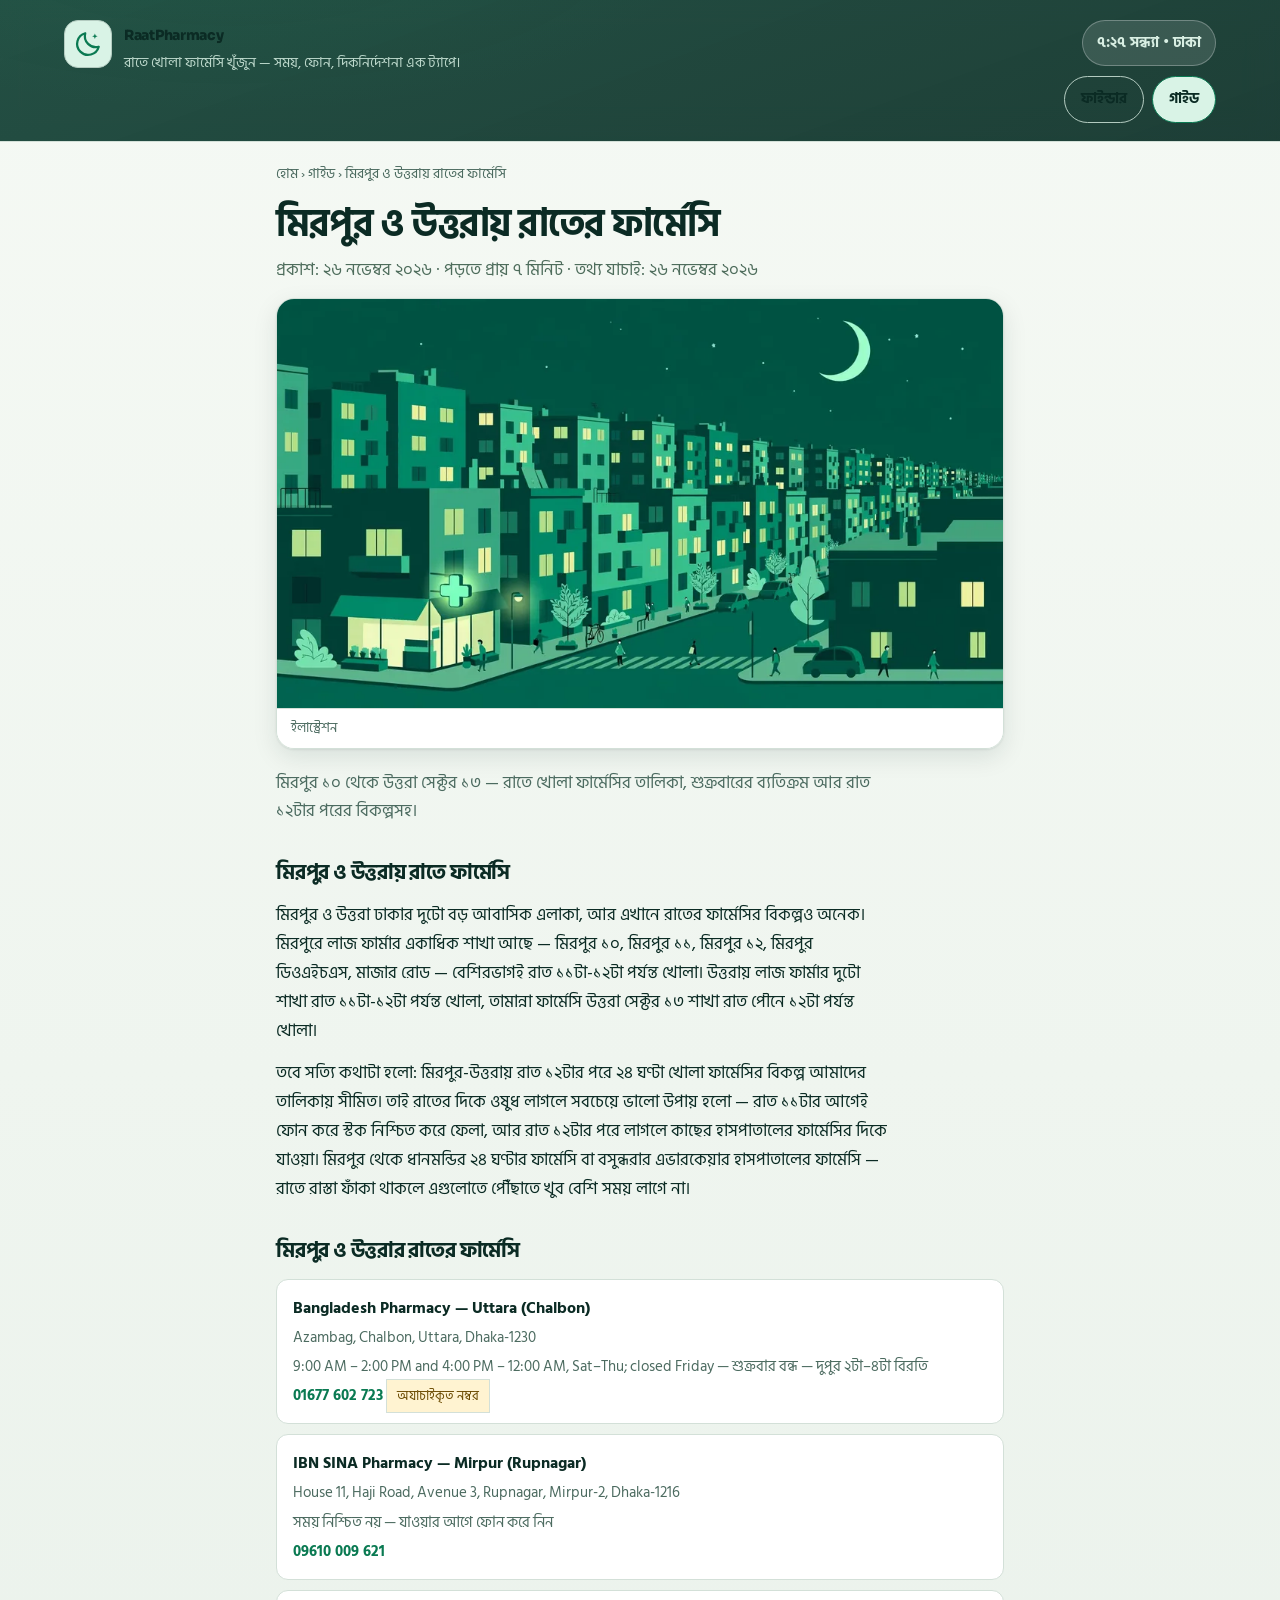
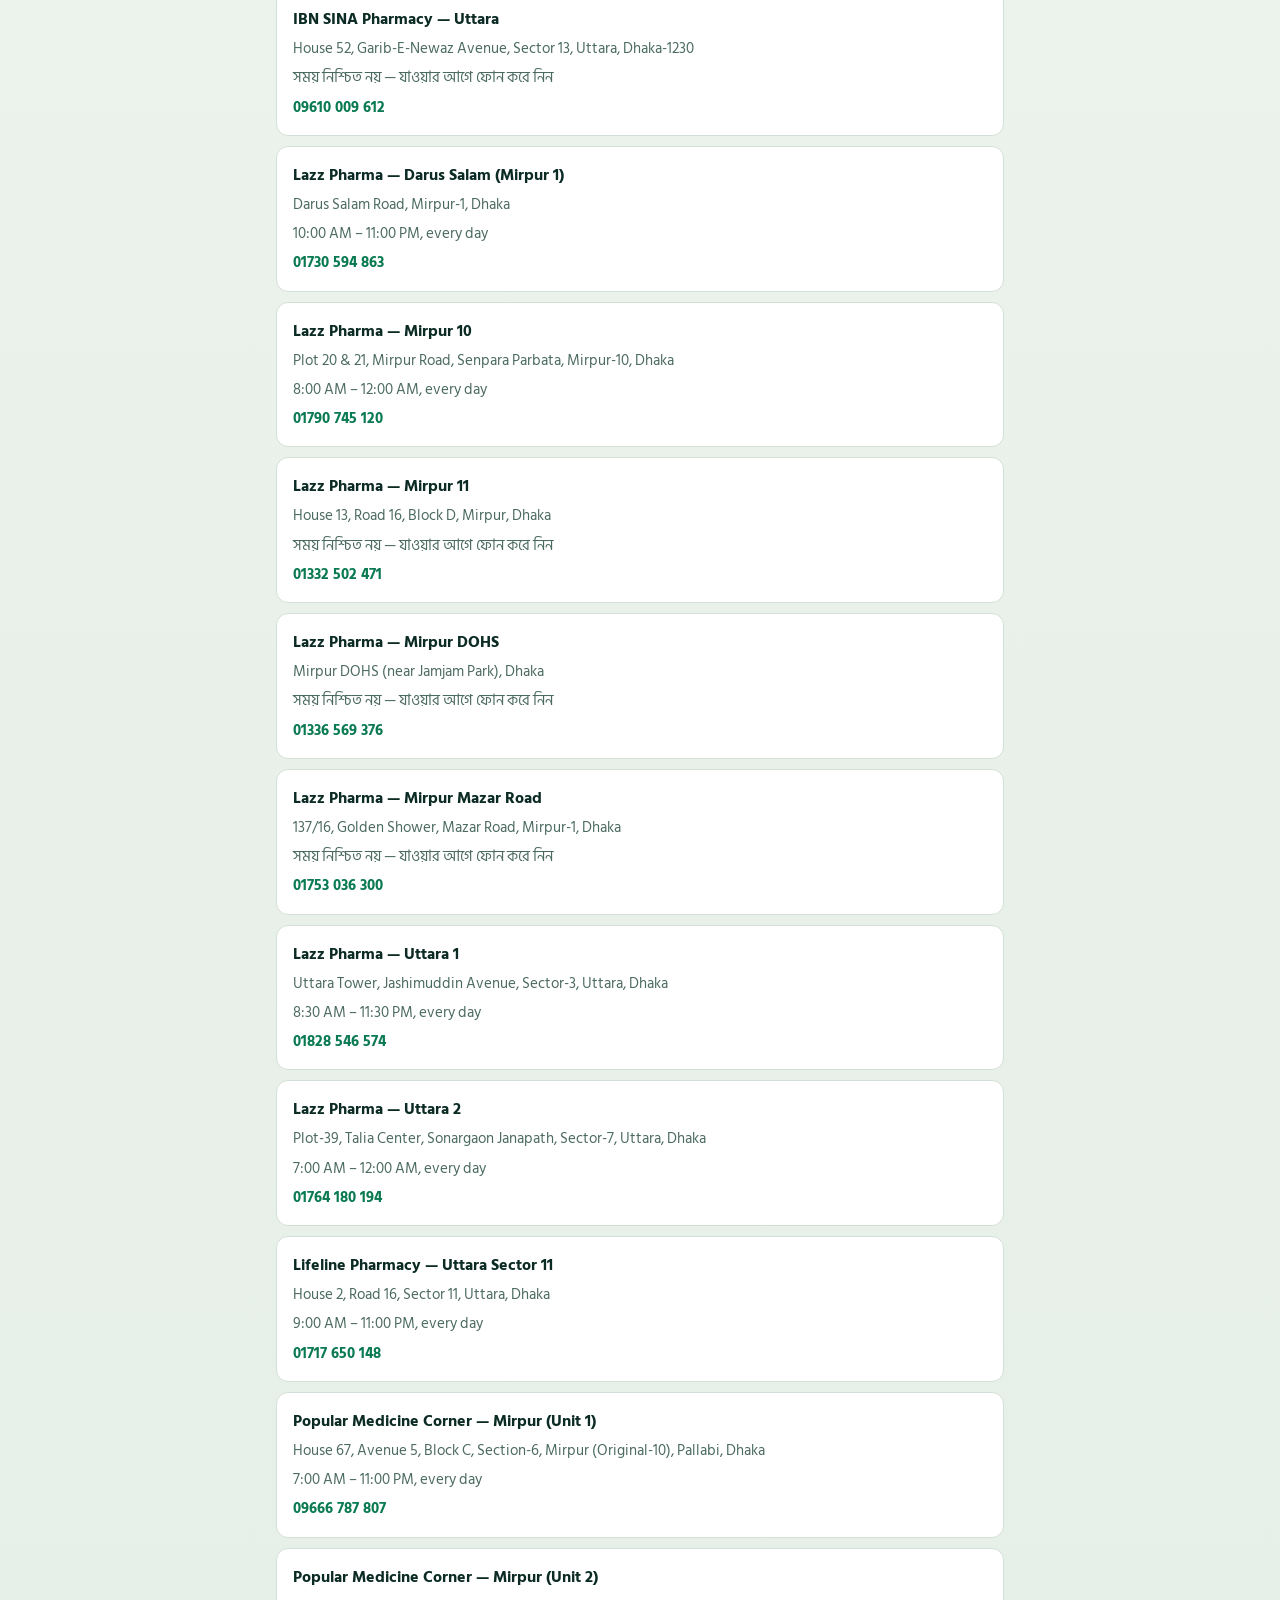
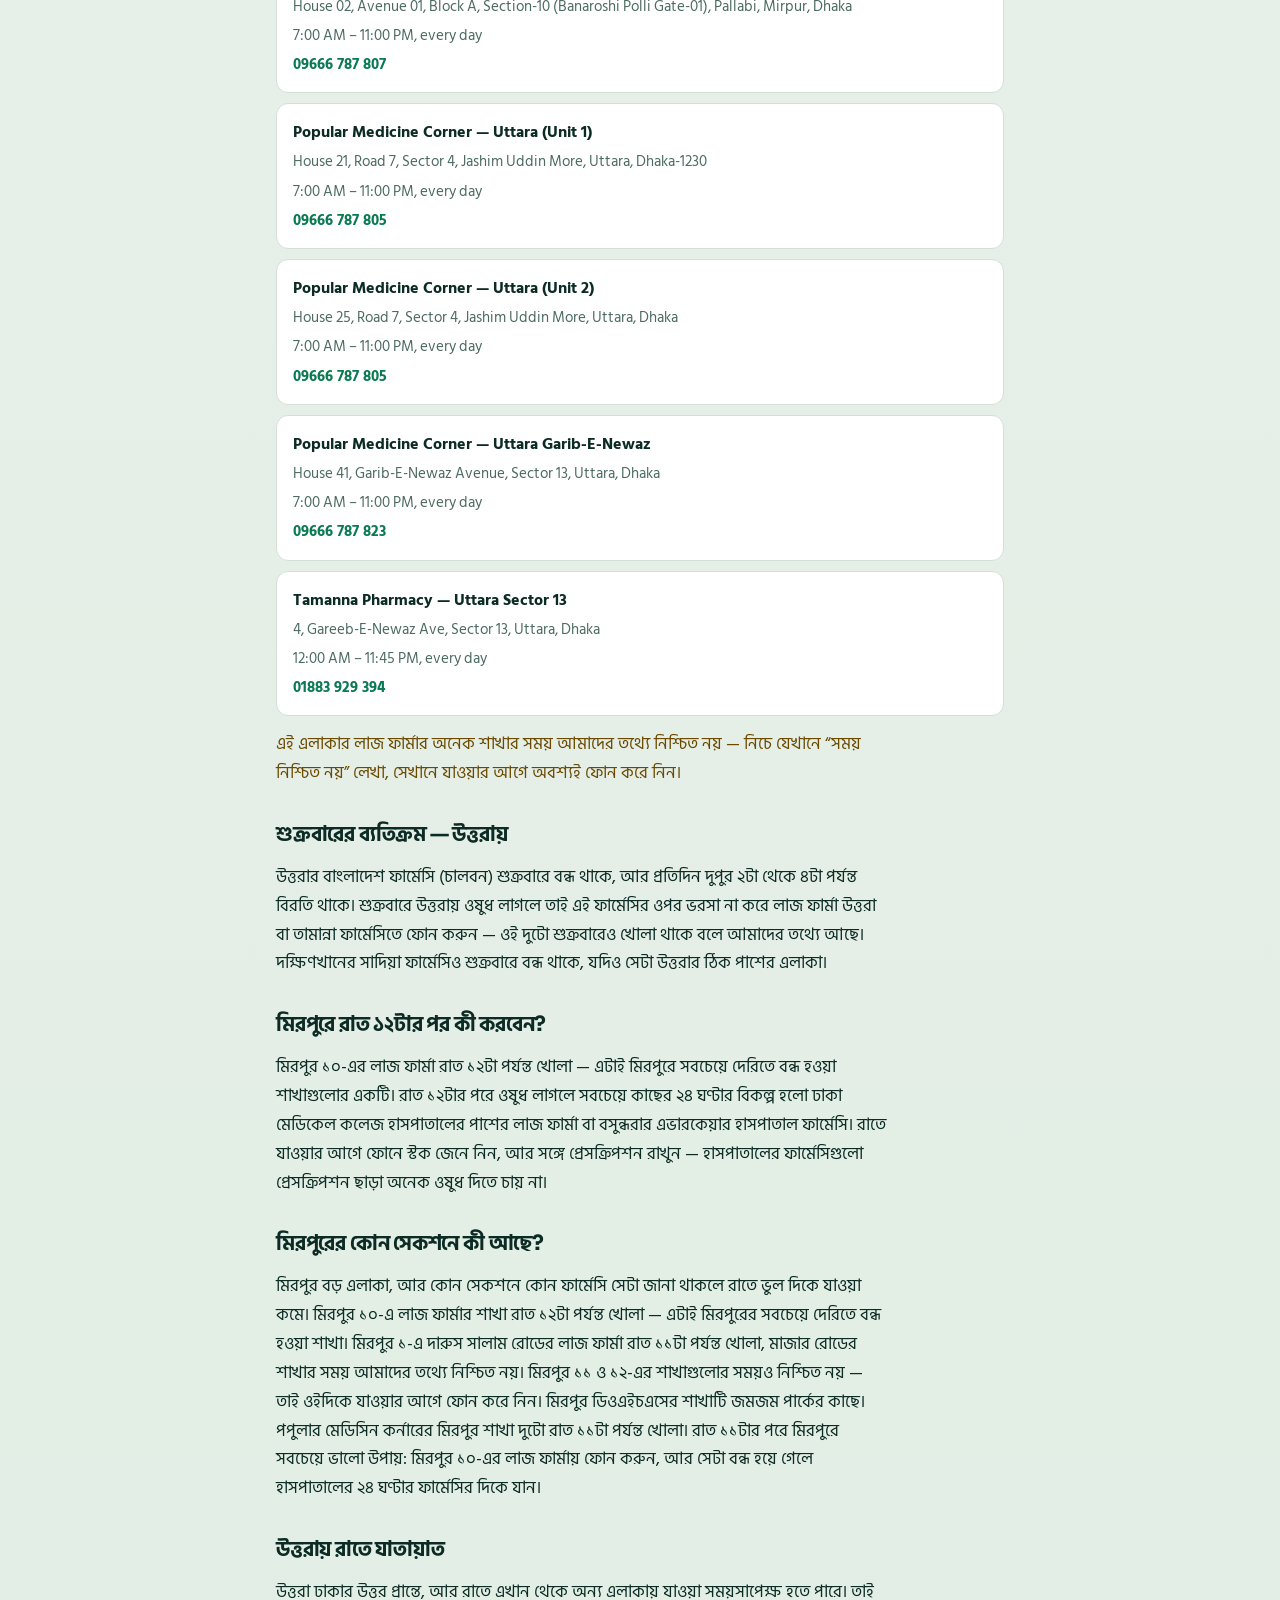
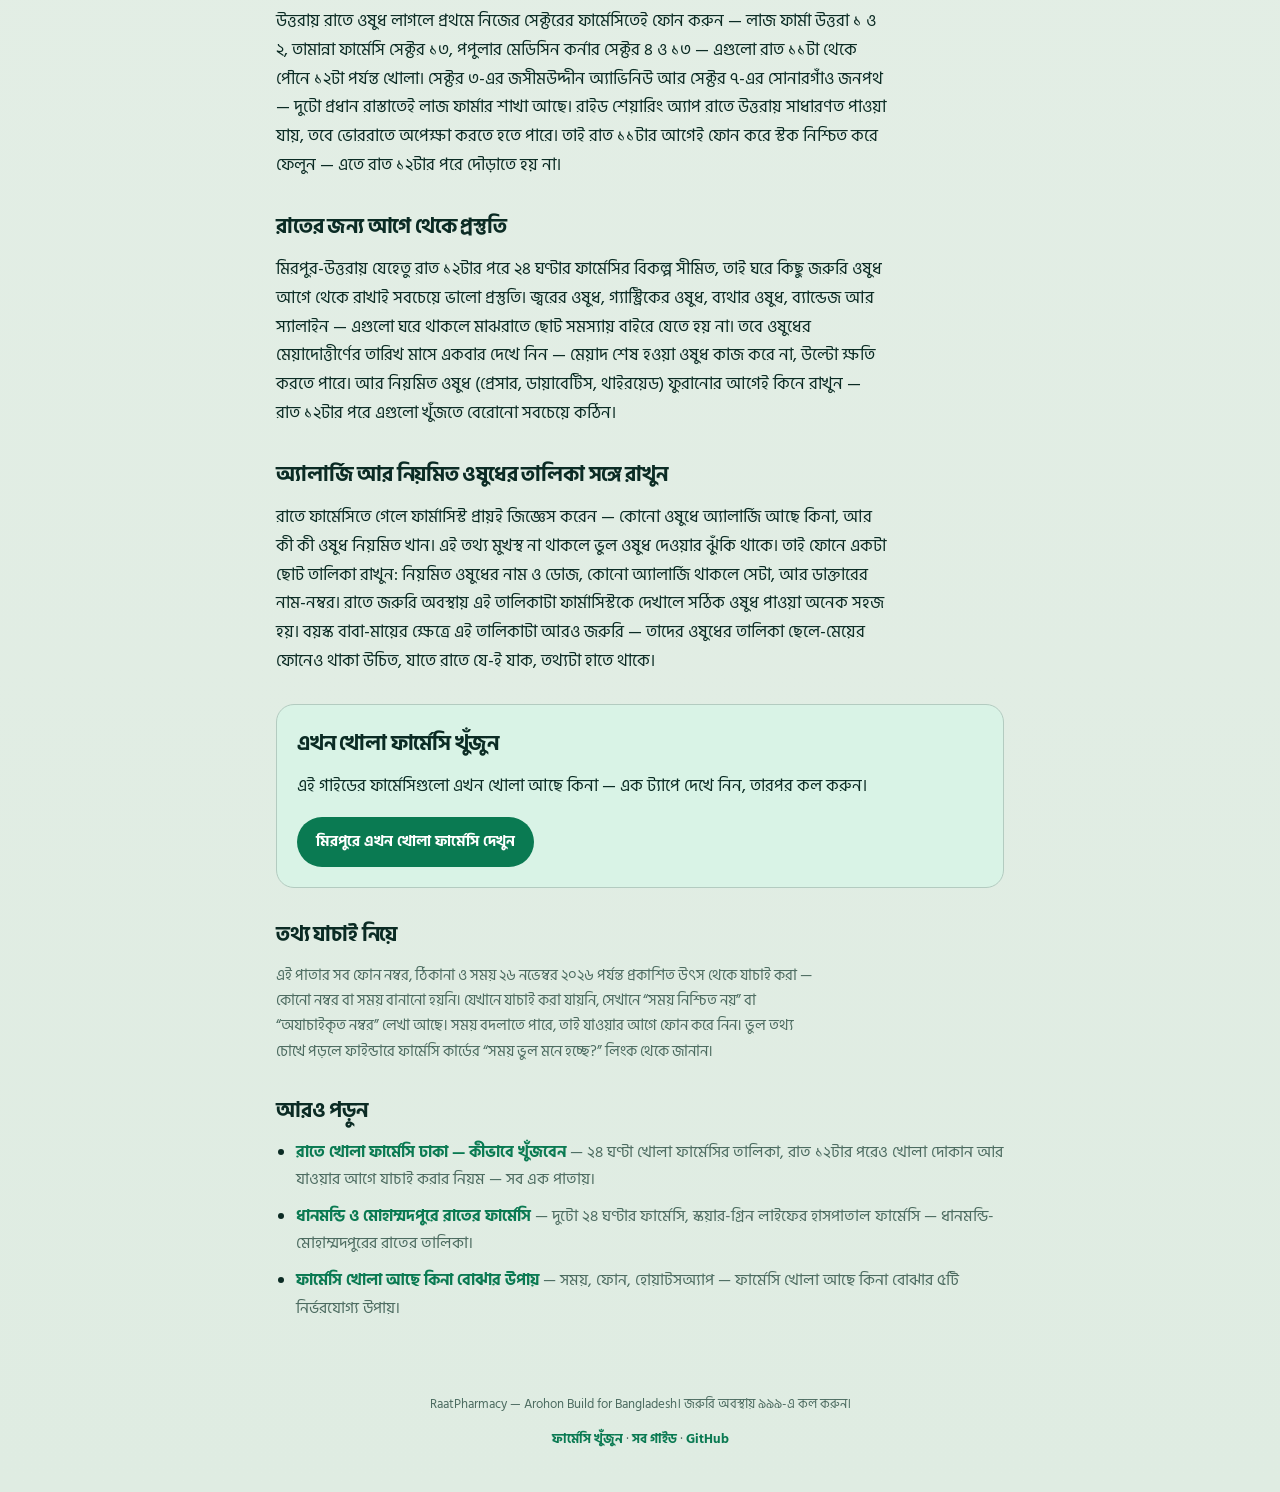
<file: blog/mirpur-night-pharmacy.html>
<!DOCTYPE html>
<html lang="bn">
<head>
  <meta charset="utf-8">
  <meta name="viewport" content="width=device-width, initial-scale=1, viewport-fit=cover, interactive-widget=resizes-content">
  <title>মিরপুর ও উত্তরায় রাতের ফার্মেসি | RaatPharmacy</title>
  <meta name="description" content="মিরপুর ও উত্তরায় রাতে খোলা ফার্মেসির তালিকা — লাজ ফার্মা, পপুলার, তামান্নাসহ যাচাই করা ফোন ও সময়।">
  <link rel="canonical" href="https://buildempirecr.github.io/raatpharmacy/blog/mirpur-night-pharmacy.html">
  <meta property="og:type" content="article">
  <meta property="og:site_name" content="RaatPharmacy">
  <meta property="og:title" content="মিরপুর ও উত্তরায় রাতের ফার্মেসি | RaatPharmacy">
  <meta property="og:description" content="মিরপুর ও উত্তরায় রাতে খোলা ফার্মেসির তালিকা — লাজ ফার্মা, পপুলার, তামান্নাসহ যাচাই করা ফোন ও সময়।">
  <meta property="og:url" content="https://buildempirecr.github.io/raatpharmacy/blog/mirpur-night-pharmacy.html">
  <meta property="og:image" content="https://buildempirecr.github.io/raatpharmacy/og.png">
  <meta property="og:image:width" content="1200">
  <meta property="og:image:height" content="630">
  <meta property="og:image:alt" content="RaatPharmacy — রাতে খোলা ফার্মেসি, ঢাকা">
  <meta property="og:locale" content="bn_BD">
  <meta property="article:published_time" content="2026-11-26">
  <meta property="article:author" content="RaatPharmacy">
  <meta name="twitter:card" content="summary_large_image">
  <meta name="twitter:title" content="মিরপুর ও উত্তরায় রাতের ফার্মেসি | RaatPharmacy">
  <meta name="twitter:description" content="মিরপুর ও উত্তরায় রাতে খোলা ফার্মেসির তালিকা — লাজ ফার্মা, পপুলার, তামান্নাসহ যাচাই করা ফোন ও সময়।">
  <meta name="twitter:image" content="https://buildempirecr.github.io/raatpharmacy/og.png">
  <link rel="icon" href="../icon.svg" type="image/svg+xml">
  <link rel="preconnect" href="https://fonts.googleapis.com">
  <link rel="preconnect" href="https://fonts.gstatic.com" crossorigin>
  <!-- Non-blocking fonts: a render-blocking font stylesheet delays
       first paint on slow networks (see finder index.html). -->
  <link href="https://fonts.googleapis.com/css2?family=Hind+Siliguri:wght@400;500;600;700&family=Sora:wght@600;700;800&display=swap" rel="stylesheet" media="print" onload="this.media='all'">
  <noscript><link href="https://fonts.googleapis.com/css2?family=Hind+Siliguri:wght@400;500;600;700&family=Sora:wght@600;700;800&display=swap" rel="stylesheet"></noscript>
  <link rel="stylesheet" href="../styles.css">
  <link rel="stylesheet" href="blog.css">
  <script type="application/ld+json">
{
  "@context": "https://schema.org",
  "@type": "Article",
  "headline": "মিরপুর ও উত্তরায় রাতের ফার্মেসি",
  "description": "মিরপুর ও উত্তরায় রাতে খোলা ফার্মেসির তালিকা — লাজ ফার্মা, পপুলার, তামান্নাসহ যাচাই করা ফোন ও সময়।",
  "image": "https://buildempirecr.github.io/raatpharmacy/og.png",
  "author": {"@type": "Organization", "name": "RaatPharmacy", "url": "https://buildempirecr.github.io/raatpharmacy/"},
  "publisher": {"@type": "Organization", "name": "RaatPharmacy", "url": "https://buildempirecr.github.io/raatpharmacy/"},
  "datePublished": "2026-11-26",
  "dateModified": "2026-11-26",
  "inLanguage": "bn",
  "mainEntityOfPage": {"@type": "WebPage", "@id": "https://buildempirecr.github.io/raatpharmacy/blog/mirpur-night-pharmacy.html"}
}
  </script>
  <script type="application/ld+json">
{
  "@context": "https://schema.org",
  "@type": "BreadcrumbList",
  "itemListElement": [{"@type": "ListItem", "position": 1, "name": "RaatPharmacy", "item": "https://buildempirecr.github.io/raatpharmacy/"},
{"@type": "ListItem", "position": 2, "name": "গাইড", "item": "https://buildempirecr.github.io/raatpharmacy/blog/"},
{"@type": "ListItem", "position": 3, "name": "মিরপুর ও উত্তরায় রাতের ফার্মেসি", "item": "https://buildempirecr.github.io/raatpharmacy/blog/mirpur-night-pharmacy.html"}]
}
  </script>
</head>
<body>
  <a class="skip-link" href="#main">মূল বিষয়বস্তুতে যান</a>
  <header class="topbar">
    <div class="topbar-in">
      <div class="brand">
        <span class="brand-mark" aria-hidden="true">
          <svg viewBox="0 0 24 24" width="30" height="30" fill="none" stroke="currentColor" stroke-width="1.8" stroke-linecap="round" stroke-linejoin="round"><path d="M20.6 14.2A8.8 8.8 0 0 1 9.8 3.4 8.8 8.8 0 1 0 20.6 14.2Z"/><path d="M17.5 3.5l.6 1.6 1.6.6-1.6.6-.6 1.6-.6-1.6-1.6-.6 1.6-.6z" fill="currentColor" stroke="none"/></svg>
        </span>
        <div class="brand-text">
          <p class="brand-name"><a href="../">RaatPharmacy</a></p>
          <p>রাতে খোলা ফার্মেসি খুঁজুন — সময়, ফোন, দিকনির্দেশনা এক ট্যাপে।</p>
        </div>
      </div>
      <div class="top-right">
        <span class="clock" id="blogClock" role="timer" aria-live="off">—</span>
        <nav class="blog-nav" aria-label="প্রধান মেনু">
          <a href="../">ফাইন্ডার</a>
          <a href="./" class="blog-nav-active" aria-current="page">গাইড</a>
        </nav>
      </div>
    </div>
  </header>
  <main id="main" tabindex="-1" class="blog-main">
    <nav class="breadcrumb" aria-label="ব্রেডক্রাম্ব">
      <a href="../">হোম</a> <span aria-hidden="true">›</span>
      <a href="./">গাইড</a> <span aria-hidden="true">›</span>
      <span aria-current="page">মিরপুর ও উত্তরায় রাতের ফার্মেসি</span>
    </nav>
    <article class="blog-article">
      <h1>মিরপুর ও উত্তরায় রাতের ফার্মেসি</h1>
      <p class="blog-meta">প্রকাশ: ২৬ নভেম্বর ২০২৬ · পড়তে প্রায় ৭ মিনিট · তথ্য যাচাই: ২৬ নভেম্বর ২০২৬</p>
      <figure class="article-hero">
        <img src="../img/blog-mirpur.webp" width="960" height="540" alt="রাতে মিরপুরের আবাসিক রাস্তায় ফার্মেসির দোকান — ইলাস্ট্রেশন">
        <figcaption>ইলাস্ট্রেশন</figcaption>
      </figure>
      <p class="blog-lede">মিরপুর ১০ থেকে উত্তরা সেক্টর ১৩ — রাতে খোলা ফার্মেসির তালিকা, শুক্রবারের ব্যতিক্রম আর রাত ১২টার পরের বিকল্পসহ।</p>

      <h2>মিরপুর ও উত্তরায় রাতে ফার্মেসি</h2>
      <p>মিরপুর ও উত্তরা ঢাকার দুটো বড় আবাসিক এলাকা, আর এখানে রাতের ফার্মেসির বিকল্পও অনেক। মিরপুরে লাজ ফার্মার একাধিক শাখা আছে — মিরপুর ১০, মিরপুর ১১, মিরপুর ১২, মিরপুর ডিওএইচএস, মাজার রোড — বেশিরভাগই রাত ১১টা-১২টা পর্যন্ত খোলা। উত্তরায় লাজ ফার্মার দুটো শাখা রাত ১১টা-১২টা পর্যন্ত খোলা, তামান্না ফার্মেসি উত্তরা সেক্টর ১৩ শাখা রাত পৌনে ১২টা পর্যন্ত খোলা।</p>
      <p>তবে সত্যি কথাটা হলো: মিরপুর-উত্তরায় রাত ১২টার পরে ২৪ ঘণ্টা খোলা ফার্মেসির বিকল্প আমাদের তালিকায় সীমিত। তাই রাতের দিকে ওষুধ লাগলে সবচেয়ে ভালো উপায় হলো — রাত ১১টার আগেই ফোন করে স্টক নিশ্চিত করে ফেলা, আর রাত ১২টার পরে লাগলে কাছের হাসপাতালের ফার্মেসির দিকে যাওয়া। মিরপুর থেকে ধানমন্ডির ২৪ ঘণ্টার ফার্মেসি বা বসুন্ধরার এভারকেয়ার হাসপাতালের ফার্মেসি — রাতে রাস্তা ফাঁকা থাকলে এগুলোতে পৌঁছাতে খুব বেশি সময় লাগে না।</p>
      <h2>মিরপুর ও উত্তরার রাতের ফার্মেসি</h2>
    <ul class="blog-pharm-list">
      <li class="blog-pharm">
        <strong>Bangladesh Pharmacy — Uttara (Chalbon)</strong>
        <span class="blog-address">Azambag, Chalbon, Uttara, Dhaka-1230</span>
        <span class="blog-hours">9:00 AM – 2:00 PM and 4:00 PM – 12:00 AM, Sat–Thu; closed Friday — শুক্রবার বন্ধ — দুপুর ২টা–৪টা বিরতি</span>
        <span class="blog-phone"><a href="tel:+8801677602723">01677 602 723</a> <span class="badge-unverified">অযাচাইকৃত নম্বর</span></span>
      </li>
      <li class="blog-pharm">
        <strong>IBN SINA Pharmacy — Mirpur (Rupnagar)</strong>
        <span class="blog-address">House 11, Haji Road, Avenue 3, Rupnagar, Mirpur-2, Dhaka-1216</span>
        <span class="blog-hours">সময় নিশ্চিত নয় — যাওয়ার আগে ফোন করে নিন</span>
        <span class="blog-phone"><a href="tel:+8809610009621">09610 009 621</a></span>
      </li>
      <li class="blog-pharm">
        <strong>IBN SINA Pharmacy — Uttara</strong>
        <span class="blog-address">House 52, Garib-E-Newaz Avenue, Sector 13, Uttara, Dhaka-1230</span>
        <span class="blog-hours">সময় নিশ্চিত নয় — যাওয়ার আগে ফোন করে নিন</span>
        <span class="blog-phone"><a href="tel:+8809610009612">09610 009 612</a></span>
      </li>
      <li class="blog-pharm">
        <strong>Lazz Pharma — Darus Salam (Mirpur 1)</strong>
        <span class="blog-address">Darus Salam Road, Mirpur-1, Dhaka</span>
        <span class="blog-hours">10:00 AM – 11:00 PM, every day</span>
        <span class="blog-phone"><a href="tel:+8801730594863">01730 594 863</a></span>
      </li>
      <li class="blog-pharm">
        <strong>Lazz Pharma — Mirpur 10</strong>
        <span class="blog-address">Plot 20 &amp; 21, Mirpur Road, Senpara Parbata, Mirpur-10, Dhaka</span>
        <span class="blog-hours">8:00 AM – 12:00 AM, every day</span>
        <span class="blog-phone"><a href="tel:+8801790745120">01790 745 120</a></span>
      </li>
      <li class="blog-pharm">
        <strong>Lazz Pharma — Mirpur 11</strong>
        <span class="blog-address">House 13, Road 16, Block D, Mirpur, Dhaka</span>
        <span class="blog-hours">সময় নিশ্চিত নয় — যাওয়ার আগে ফোন করে নিন</span>
        <span class="blog-phone"><a href="tel:+8801332502471">01332 502 471</a></span>
      </li>
      <li class="blog-pharm">
        <strong>Lazz Pharma — Mirpur DOHS</strong>
        <span class="blog-address">Mirpur DOHS (near Jamjam Park), Dhaka</span>
        <span class="blog-hours">সময় নিশ্চিত নয় — যাওয়ার আগে ফোন করে নিন</span>
        <span class="blog-phone"><a href="tel:+8801336569376">01336 569 376</a></span>
      </li>
      <li class="blog-pharm">
        <strong>Lazz Pharma — Mirpur Mazar Road</strong>
        <span class="blog-address">137/16, Golden Shower, Mazar Road, Mirpur-1, Dhaka</span>
        <span class="blog-hours">সময় নিশ্চিত নয় — যাওয়ার আগে ফোন করে নিন</span>
        <span class="blog-phone"><a href="tel:+8801753036300">01753 036 300</a></span>
      </li>
      <li class="blog-pharm">
        <strong>Lazz Pharma — Uttara 1</strong>
        <span class="blog-address">Uttara Tower, Jashimuddin Avenue, Sector-3, Uttara, Dhaka</span>
        <span class="blog-hours">8:30 AM – 11:30 PM, every day</span>
        <span class="blog-phone"><a href="tel:+8801828546574">01828 546 574</a></span>
      </li>
      <li class="blog-pharm">
        <strong>Lazz Pharma — Uttara 2</strong>
        <span class="blog-address">Plot-39, Talia Center, Sonargaon Janapath, Sector-7, Uttara, Dhaka</span>
        <span class="blog-hours">7:00 AM – 12:00 AM, every day</span>
        <span class="blog-phone"><a href="tel:+8801764180194">01764 180 194</a></span>
      </li>
      <li class="blog-pharm">
        <strong>Lifeline Pharmacy — Uttara Sector 11</strong>
        <span class="blog-address">House 2, Road 16, Sector 11, Uttara, Dhaka</span>
        <span class="blog-hours">9:00 AM – 11:00 PM, every day</span>
        <span class="blog-phone"><a href="tel:+8801717650148">01717 650 148</a></span>
      </li>
      <li class="blog-pharm">
        <strong>Popular Medicine Corner — Mirpur (Unit 1)</strong>
        <span class="blog-address">House 67, Avenue 5, Block C, Section-6, Mirpur (Original-10), Pallabi, Dhaka</span>
        <span class="blog-hours">7:00 AM – 11:00 PM, every day</span>
        <span class="blog-phone"><a href="tel:+8809666787807">09666 787 807</a></span>
      </li>
      <li class="blog-pharm">
        <strong>Popular Medicine Corner — Mirpur (Unit 2)</strong>
        <span class="blog-address">House 02, Avenue 01, Block A, Section-10 (Banaroshi Polli Gate-01), Pallabi, Mirpur, Dhaka</span>
        <span class="blog-hours">7:00 AM – 11:00 PM, every day</span>
        <span class="blog-phone"><a href="tel:+8809666787807">09666 787 807</a></span>
      </li>
      <li class="blog-pharm">
        <strong>Popular Medicine Corner — Uttara (Unit 1)</strong>
        <span class="blog-address">House 21, Road 7, Sector 4, Jashim Uddin More, Uttara, Dhaka-1230</span>
        <span class="blog-hours">7:00 AM – 11:00 PM, every day</span>
        <span class="blog-phone"><a href="tel:+8809666787805">09666 787 805</a></span>
      </li>
      <li class="blog-pharm">
        <strong>Popular Medicine Corner — Uttara (Unit 2)</strong>
        <span class="blog-address">House 25, Road 7, Sector 4, Jashim Uddin More, Uttara, Dhaka</span>
        <span class="blog-hours">7:00 AM – 11:00 PM, every day</span>
        <span class="blog-phone"><a href="tel:+8809666787805">09666 787 805</a></span>
      </li>
      <li class="blog-pharm">
        <strong>Popular Medicine Corner — Uttara Garib-E-Newaz</strong>
        <span class="blog-address">House 41, Garib-E-Newaz Avenue, Sector 13, Uttara, Dhaka</span>
        <span class="blog-hours">7:00 AM – 11:00 PM, every day</span>
        <span class="blog-phone"><a href="tel:+8809666787823">09666 787 823</a></span>
      </li>
      <li class="blog-pharm">
        <strong>Tamanna Pharmacy — Uttara Sector 13</strong>
        <span class="blog-address">4, Gareeb-E-Newaz Ave, Sector 13, Uttara, Dhaka</span>
        <span class="blog-hours">12:00 AM – 11:45 PM, every day</span>
        <span class="blog-phone"><a href="tel:+8801883929394">01883 929 394</a></span>
      </li>
    </ul>
    <p class="blog-list-note">এই এলাকার লাজ ফার্মার অনেক শাখার সময় আমাদের তথ্যে নিশ্চিত নয় — নিচে যেখানে “সময় নিশ্চিত নয়” লেখা, সেখানে যাওয়ার আগে অবশ্যই ফোন করে নিন।</p>
      <h2>শুক্রবারের ব্যতিক্রম — উত্তরায়</h2>
      <p>উত্তরার বাংলাদেশ ফার্মেসি (চালবন) শুক্রবারে বন্ধ থাকে, আর প্রতিদিন দুপুর ২টা থেকে ৪টা পর্যন্ত বিরতি থাকে। শুক্রবারে উত্তরায় ওষুধ লাগলে তাই এই ফার্মেসির ওপর ভরসা না করে লাজ ফার্মা উত্তরা বা তামান্না ফার্মেসিতে ফোন করুন — ওই দুটো শুক্রবারেও খোলা থাকে বলে আমাদের তথ্যে আছে। দক্ষিণখানের সাদিয়া ফার্মেসিও শুক্রবারে বন্ধ থাকে, যদিও সেটা উত্তরার ঠিক পাশের এলাকা।</p>
      <h2>মিরপুরে রাত ১২টার পর কী করবেন?</h2>
      <p>মিরপুর ১০-এর লাজ ফার্মা রাত ১২টা পর্যন্ত খোলা — এটাই মিরপুরে সবচেয়ে দেরিতে বন্ধ হওয়া শাখাগুলোর একটি। রাত ১২টার পরে ওষুধ লাগলে সবচেয়ে কাছের ২৪ ঘণ্টার বিকল্প হলো ঢাকা মেডিকেল কলেজ হাসপাতালের পাশের লাজ ফার্মা বা বসুন্ধরার এভারকেয়ার হাসপাতাল ফার্মেসি। রাতে যাওয়ার আগে ফোনে স্টক জেনে নিন, আর সঙ্গে প্রেসক্রিপশন রাখুন — হাসপাতালের ফার্মেসিগুলো প্রেসক্রিপশন ছাড়া অনেক ওষুধ দিতে চায় না।</p>
      <h2>মিরপুরের কোন সেকশনে কী আছে?</h2>
      <p>মিরপুর বড় এলাকা, আর কোন সেকশনে কোন ফার্মেসি সেটা জানা থাকলে রাতে ভুল দিকে যাওয়া কমে। মিরপুর ১০-এ লাজ ফার্মার শাখা রাত ১২টা পর্যন্ত খোলা — এটাই মিরপুরের সবচেয়ে দেরিতে বন্ধ হওয়া শাখা। মিরপুর ১-এ দারুস সালাম রোডের লাজ ফার্মা রাত ১১টা পর্যন্ত খোলা, মাজার রোডের শাখার সময় আমাদের তথ্যে নিশ্চিত নয়। মিরপুর ১১ ও ১২-এর শাখাগুলোর সময়ও নিশ্চিত নয় — তাই ওইদিকে যাওয়ার আগে ফোন করে নিন। মিরপুর ডিওএইচএসের শাখাটি জমজম পার্কের কাছে। পপুলার মেডিসিন কর্নারের মিরপুর শাখা দুটো রাত ১১টা পর্যন্ত খোলা। রাত ১১টার পরে মিরপুরে সবচেয়ে ভালো উপায়: মিরপুর ১০-এর লাজ ফার্মায় ফোন করুন, আর সেটা বন্ধ হয়ে গেলে হাসপাতালের ২৪ ঘণ্টার ফার্মেসির দিকে যান।</p>
      <h2>উত্তরায় রাতে যাতায়াত</h2>
      <p>উত্তরা ঢাকার উত্তর প্রান্তে, আর রাতে এখান থেকে অন্য এলাকায় যাওয়া সময়সাপেক্ষ হতে পারে। তাই উত্তরায় রাতে ওষুধ লাগলে প্রথমে নিজের সেক্টরের ফার্মেসিতেই ফোন করুন — লাজ ফার্মা উত্তরা ১ ও ২, তামান্না ফার্মেসি সেক্টর ১৩, পপুলার মেডিসিন কর্নার সেক্টর ৪ ও ১৩ — এগুলো রাত ১১টা থেকে পৌনে ১২টা পর্যন্ত খোলা। সেক্টর ৩-এর জসীমউদ্দীন অ্যাভিনিউ আর সেক্টর ৭-এর সোনারগাঁও জনপথ — দুটো প্রধান রাস্তাতেই লাজ ফার্মার শাখা আছে। রাইড শেয়ারিং অ্যাপ রাতে উত্তরায় সাধারণত পাওয়া যায়, তবে ভোররাতে অপেক্ষা করতে হতে পারে। তাই রাত ১১টার আগেই ফোন করে স্টক নিশ্চিত করে ফেলুন — এতে রাত ১২টার পরে দৌড়াতে হয় না।</p>
      <h2>রাতের জন্য আগে থেকে প্রস্তুতি</h2>
      <p>মিরপুর-উত্তরায় যেহেতু রাত ১২টার পরে ২৪ ঘণ্টার ফার্মেসির বিকল্প সীমিত, তাই ঘরে কিছু জরুরি ওষুধ আগে থেকে রাখাই সবচেয়ে ভালো প্রস্তুতি। জ্বরের ওষুধ, গ্যাস্ট্রিকের ওষুধ, ব্যথার ওষুধ, ব্যান্ডেজ আর স্যালাইন — এগুলো ঘরে থাকলে মাঝরাতে ছোট সমস্যায় বাইরে যেতে হয় না। তবে ওষুধের মেয়াদোত্তীর্ণের তারিখ মাসে একবার দেখে নিন — মেয়াদ শেষ হওয়া ওষুধ কাজ করে না, উল্টো ক্ষতি করতে পারে। আর নিয়মিত ওষুধ (প্রেসার, ডায়াবেটিস, থাইরয়েড) ফুরানোর আগেই কিনে রাখুন — রাত ১২টার পরে এগুলো খুঁজতে বেরোনো সবচেয়ে কঠিন।</p>
      <h2>অ্যালার্জি আর নিয়মিত ওষুধের তালিকা সঙ্গে রাখুন</h2>
      <p>রাতে ফার্মেসিতে গেলে ফার্মাসিস্ট প্রায়ই জিজ্ঞেস করেন — কোনো ওষুধে অ্যালার্জি আছে কিনা, আর কী কী ওষুধ নিয়মিত খান। এই তথ্য মুখস্থ না থাকলে ভুল ওষুধ দেওয়ার ঝুঁকি থাকে। তাই ফোনে একটা ছোট তালিকা রাখুন: নিয়মিত ওষুধের নাম ও ডোজ, কোনো অ্যালার্জি থাকলে সেটা, আর ডাক্তারের নাম-নম্বর। রাতে জরুরি অবস্থায় এই তালিকাটা ফার্মাসিস্টকে দেখালে সঠিক ওষুধ পাওয়া অনেক সহজ হয়। বয়স্ক বাবা-মায়ের ক্ষেত্রে এই তালিকাটা আরও জরুরি — তাদের ওষুধের তালিকা ছেলে-মেয়ের ফোনেও থাকা উচিত, যাতে রাতে যে-ই যাক, তথ্যটা হাতে থাকে।</p>

      <aside class="blog-cta">
        <h2>এখন খোলা ফার্মেসি খুঁজুন</h2>
        <p>এই গাইডের ফার্মেসিগুলো এখন খোলা আছে কিনা — এক ট্যাপে দেখে নিন, তারপর কল করুন।</p>
        <a class="btn btn-primary" href="../?area=Mirpur&amp;open=1">মিরপুরে এখন খোলা ফার্মেসি দেখুন</a>
      </aside>
      <section class="blog-verify">
        <h2>তথ্য যাচাই নিয়ে</h2>
        <p>এই পাতার সব ফোন নম্বর, ঠিকানা ও সময় ২৬ নভেম্বর ২০২৬ পর্যন্ত প্রকাশিত উৎস থেকে যাচাই করা — কোনো নম্বর বা সময় বানানো হয়নি। যেখানে যাচাই করা যায়নি, সেখানে “সময় নিশ্চিত নয়” বা “অযাচাইকৃত নম্বর” লেখা আছে। সময় বদলাতে পারে, তাই যাওয়ার আগে ফোন করে নিন। ভুল তথ্য চোখে পড়লে ফাইন্ডারে ফার্মেসি কার্ডের “সময় ভুল মনে হচ্ছে?” লিংক থেকে জানান।</p>
      </section>
      <section class="blog-related">
        <h2>আরও পড়ুন</h2>
        <ul>
      <li><a href="rate-khola-pharmacy-dhaka.html">রাতে খোলা ফার্মেসি ঢাকা — কীভাবে খুঁজবেন</a><span> — ২৪ ঘণ্টা খোলা ফার্মেসির তালিকা, রাত ১২টার পরেও খোলা দোকান আর যাওয়ার আগে যাচাই করার নিয়ম — সব এক পাতায়।</span></li>
      <li><a href="dhanmondi-night-pharmacy.html">ধানমন্ডি ও মোহাম্মদপুরে রাতের ফার্মেসি</a><span> — দুটো ২৪ ঘণ্টার ফার্মেসি, স্কয়ার-গ্রিন লাইফের হাসপাতাল ফার্মেসি — ধানমন্ডি-মোহাম্মদপুরের রাতের তালিকা।</span></li>
      <li><a href="pharmacy-khola-ache-kina.html">ফার্মেসি খোলা আছে কিনা বোঝার উপায়</a><span> — সময়, ফোন, হোয়াটসঅ্যাপ — ফার্মেসি খোলা আছে কিনা বোঝার ৫টি নির্ভরযোগ্য উপায়।</span></li>
        </ul>
      </section>
    </article>
  </main>
  <footer>
    <p>RaatPharmacy — Arohon Build for Bangladesh। জরুরি অবস্থায় ৯৯৯-এ কল করুন।</p>
    <p class="footer-links"><a href="../">ফার্মেসি খুঁজুন</a> · <a href="./">সব গাইড</a> · <a href="https://github.com/buildempirecr/raatpharmacy">GitHub</a></p>
  </footer>
  <script>
  // Live Dhaka clock in the blog header (same time as the finder).
  // WHY inline here: blog pages have no JS bundle; this is 20 lines.
  // Bangla day-part words, like the finder ("১১:৩০ রাত"), never AM/PM.
  (function () {
    var el = document.getElementById('blogClock');
    if (!el) return;
    var BN = '০১২৩৪৫৬৭৮৯';
    var digits = function (s) { return String(s).replace(/[0-9]/g, function (d) { return BN[Number(d)]; }); };
    var part = function (h) {
      if (h >= 4 && h < 6) return 'ভোর';
      if (h >= 6 && h < 12) return 'সকাল';
      if (h >= 12 && h < 16) return 'দুপুর';
      if (h >= 16 && h < 18) return 'বিকাল';
      if (h >= 18 && h < 20) return 'সন্ধ্যা';
      return 'রাত';
    };
    var tick = function () {
      var d = new Date();
      var h = d.getHours();
      var h12 = h % 12 === 0 ? 12 : h % 12;
      var mm = String(d.getMinutes()).padStart(2, '0');
      el.textContent = digits(h12) + ':' + digits(mm) + ' ' + part(h) + ' • ঢাকা';
    };
    tick();
    setInterval(tick, 60000);
  })();
  </script>
</body>
</html>
</file>
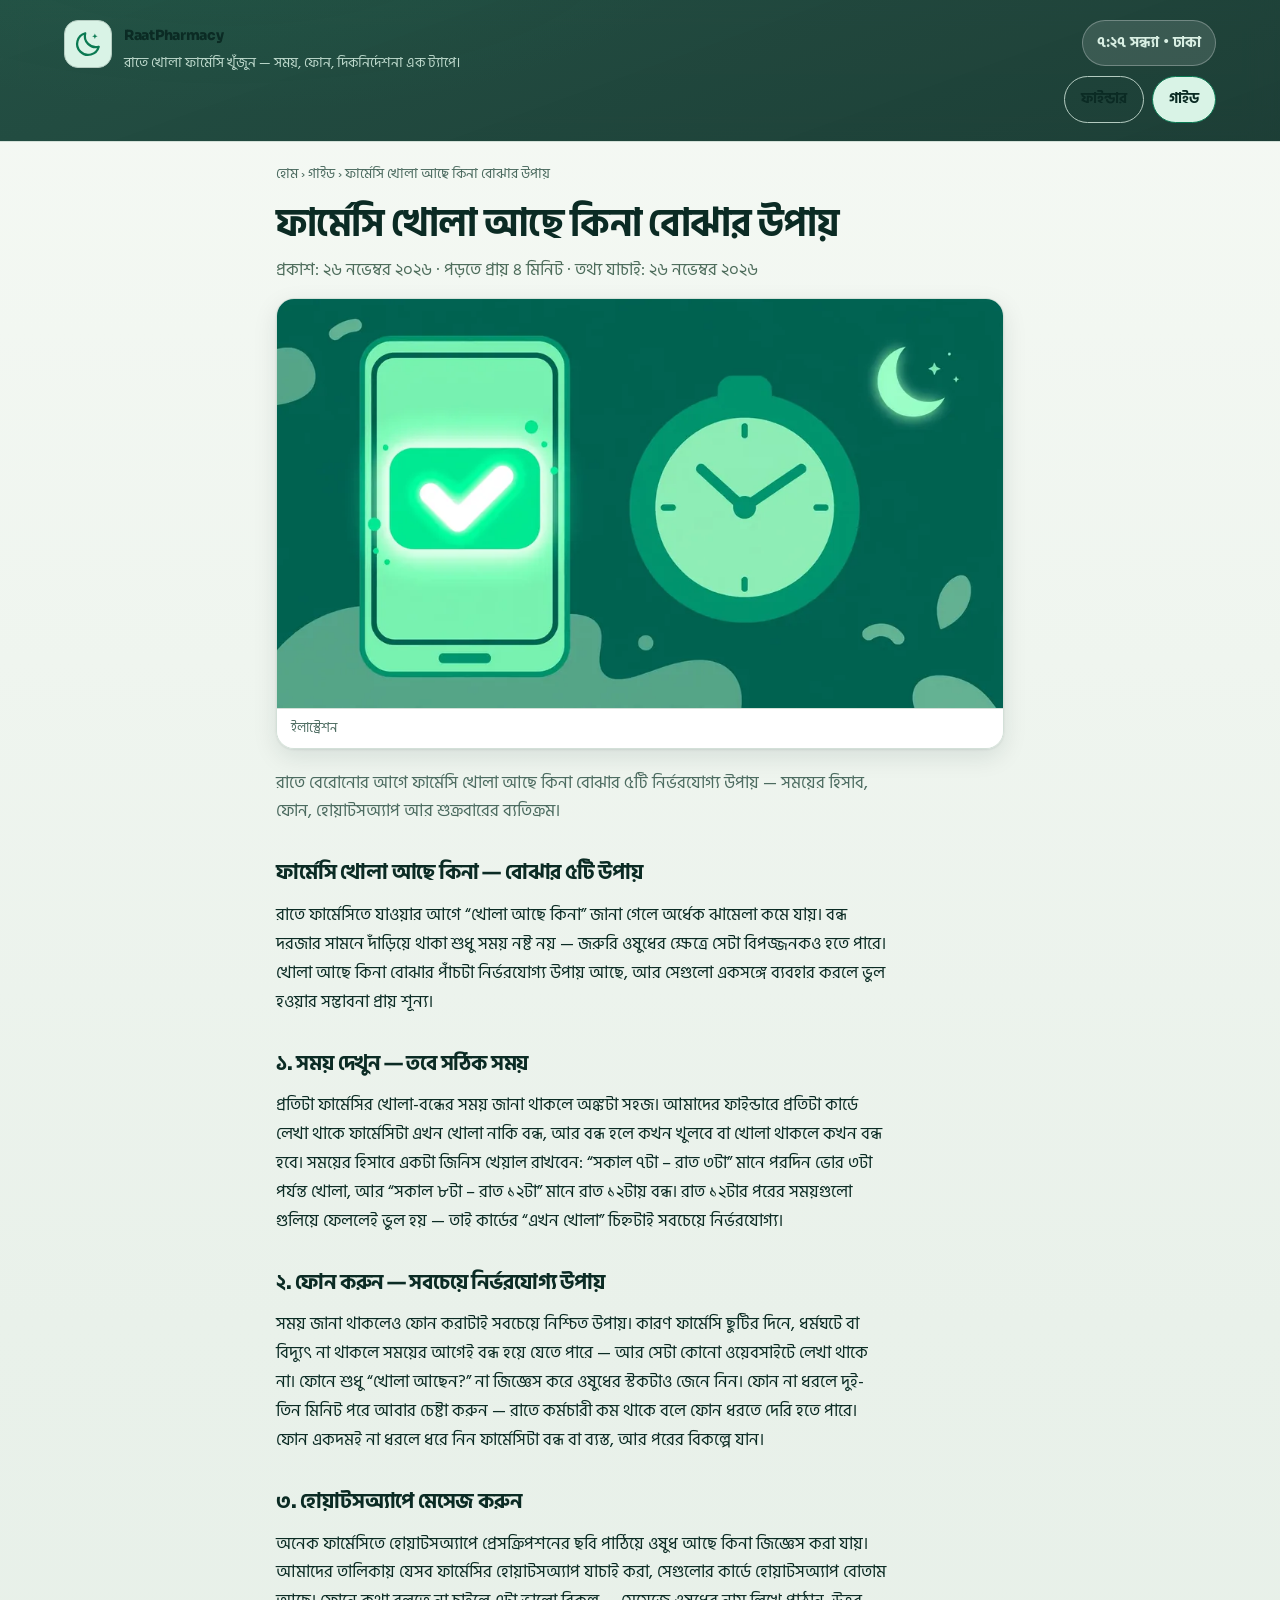
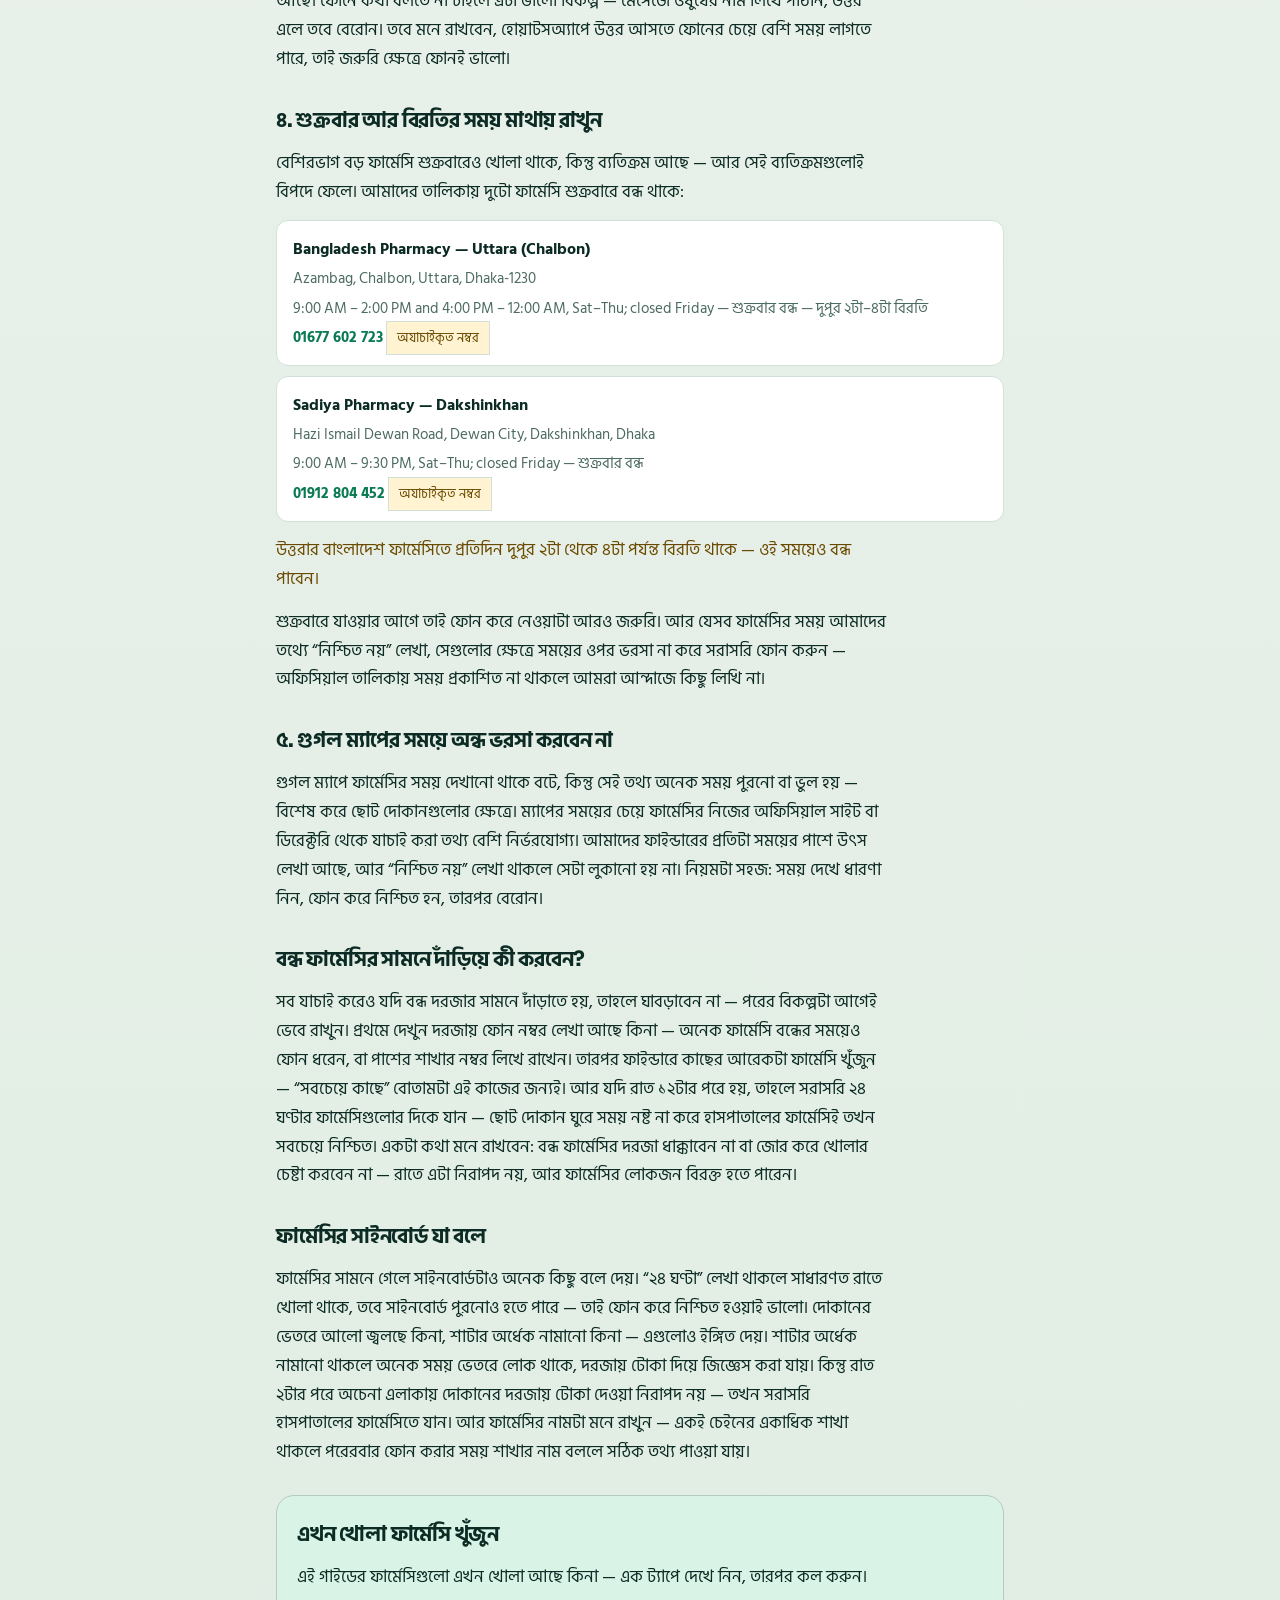
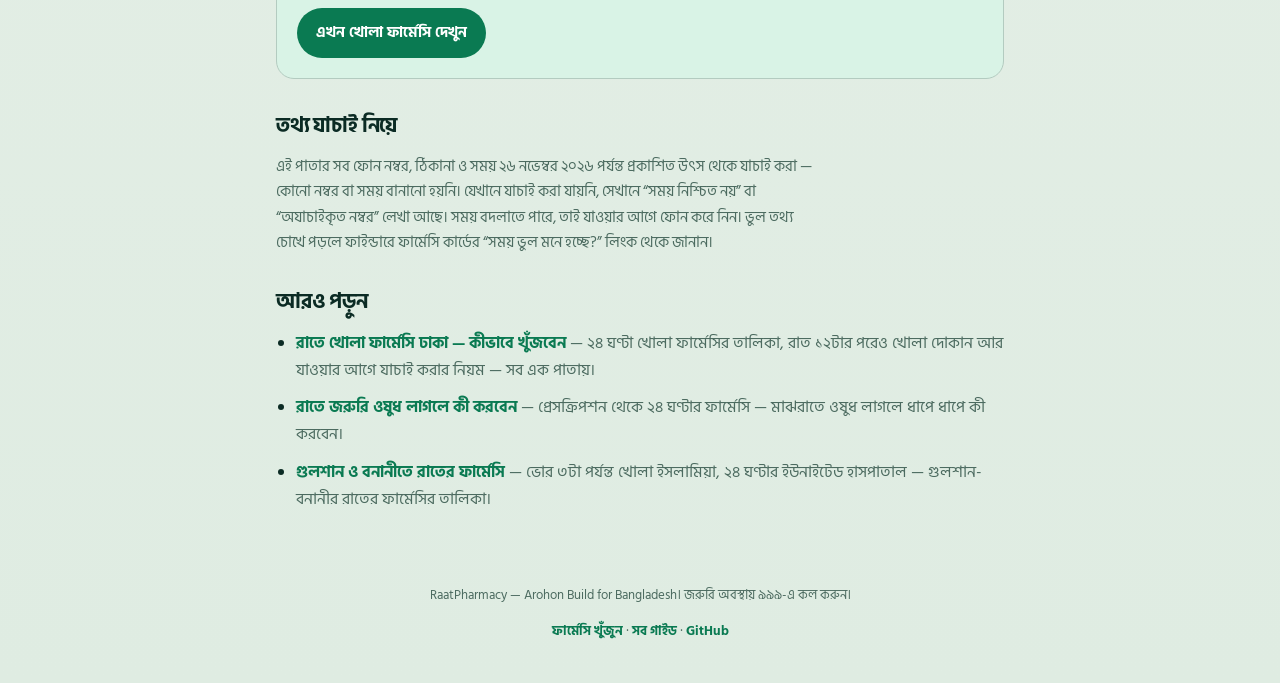
<file: blog/pharmacy-khola-ache-kina.html>
<!DOCTYPE html>
<html lang="bn">
<head>
  <meta charset="utf-8">
  <meta name="viewport" content="width=device-width, initial-scale=1, viewport-fit=cover, interactive-widget=resizes-content">
  <title>ফার্মেসি খোলা আছে কিনা বোঝার উপায় | RaatPharmacy</title>
  <meta name="description" content="ফার্মেসি খোলা আছে কিনা বোঝার ৫টি উপায় — সময়, ফোন, হোয়াটসঅ্যাপ, শুক্রবারের ব্যতিক্রম আর গুগল ম্যাপের সময় কেন ভরসা করা যায় না।">
  <link rel="canonical" href="https://buildempirecr.github.io/raatpharmacy/blog/pharmacy-khola-ache-kina.html">
  <meta property="og:type" content="article">
  <meta property="og:site_name" content="RaatPharmacy">
  <meta property="og:title" content="ফার্মেসি খোলা আছে কিনা বোঝার উপায় | RaatPharmacy">
  <meta property="og:description" content="ফার্মেসি খোলা আছে কিনা বোঝার ৫টি উপায় — সময়, ফোন, হোয়াটসঅ্যাপ, শুক্রবারের ব্যতিক্রম আর গুগল ম্যাপের সময় কেন ভরসা করা যায় না।">
  <meta property="og:url" content="https://buildempirecr.github.io/raatpharmacy/blog/pharmacy-khola-ache-kina.html">
  <meta property="og:image" content="https://buildempirecr.github.io/raatpharmacy/og.png">
  <meta property="og:image:width" content="1200">
  <meta property="og:image:height" content="630">
  <meta property="og:image:alt" content="RaatPharmacy — রাতে খোলা ফার্মেসি, ঢাকা">
  <meta property="og:locale" content="bn_BD">
  <meta property="article:published_time" content="2026-11-26">
  <meta property="article:author" content="RaatPharmacy">
  <meta name="twitter:card" content="summary_large_image">
  <meta name="twitter:title" content="ফার্মেসি খোলা আছে কিনা বোঝার উপায় | RaatPharmacy">
  <meta name="twitter:description" content="ফার্মেসি খোলা আছে কিনা বোঝার ৫টি উপায় — সময়, ফোন, হোয়াটসঅ্যাপ, শুক্রবারের ব্যতিক্রম আর গুগল ম্যাপের সময় কেন ভরসা করা যায় না।">
  <meta name="twitter:image" content="https://buildempirecr.github.io/raatpharmacy/og.png">
  <link rel="icon" href="../icon.svg" type="image/svg+xml">
  <link rel="preconnect" href="https://fonts.googleapis.com">
  <link rel="preconnect" href="https://fonts.gstatic.com" crossorigin>
  <!-- Non-blocking fonts: a render-blocking font stylesheet delays
       first paint on slow networks (see finder index.html). -->
  <link href="https://fonts.googleapis.com/css2?family=Hind+Siliguri:wght@400;500;600;700&family=Sora:wght@600;700;800&display=swap" rel="stylesheet" media="print" onload="this.media='all'">
  <noscript><link href="https://fonts.googleapis.com/css2?family=Hind+Siliguri:wght@400;500;600;700&family=Sora:wght@600;700;800&display=swap" rel="stylesheet"></noscript>
  <link rel="stylesheet" href="../styles.css">
  <link rel="stylesheet" href="blog.css">
  <script type="application/ld+json">
{
  "@context": "https://schema.org",
  "@type": "Article",
  "headline": "ফার্মেসি খোলা আছে কিনা বোঝার উপায়",
  "description": "ফার্মেসি খোলা আছে কিনা বোঝার ৫টি উপায় — সময়, ফোন, হোয়াটসঅ্যাপ, শুক্রবারের ব্যতিক্রম আর গুগল ম্যাপের সময় কেন ভরসা করা যায় না।",
  "image": "https://buildempirecr.github.io/raatpharmacy/og.png",
  "author": {"@type": "Organization", "name": "RaatPharmacy", "url": "https://buildempirecr.github.io/raatpharmacy/"},
  "publisher": {"@type": "Organization", "name": "RaatPharmacy", "url": "https://buildempirecr.github.io/raatpharmacy/"},
  "datePublished": "2026-11-26",
  "dateModified": "2026-11-26",
  "inLanguage": "bn",
  "mainEntityOfPage": {"@type": "WebPage", "@id": "https://buildempirecr.github.io/raatpharmacy/blog/pharmacy-khola-ache-kina.html"}
}
  </script>
  <script type="application/ld+json">
{
  "@context": "https://schema.org",
  "@type": "BreadcrumbList",
  "itemListElement": [{"@type": "ListItem", "position": 1, "name": "RaatPharmacy", "item": "https://buildempirecr.github.io/raatpharmacy/"},
{"@type": "ListItem", "position": 2, "name": "গাইড", "item": "https://buildempirecr.github.io/raatpharmacy/blog/"},
{"@type": "ListItem", "position": 3, "name": "ফার্মেসি খোলা আছে কিনা বোঝার উপায়", "item": "https://buildempirecr.github.io/raatpharmacy/blog/pharmacy-khola-ache-kina.html"}]
}
  </script>
</head>
<body>
  <a class="skip-link" href="#main">মূল বিষয়বস্তুতে যান</a>
  <header class="topbar">
    <div class="topbar-in">
      <div class="brand">
        <span class="brand-mark" aria-hidden="true">
          <svg viewBox="0 0 24 24" width="30" height="30" fill="none" stroke="currentColor" stroke-width="1.8" stroke-linecap="round" stroke-linejoin="round"><path d="M20.6 14.2A8.8 8.8 0 0 1 9.8 3.4 8.8 8.8 0 1 0 20.6 14.2Z"/><path d="M17.5 3.5l.6 1.6 1.6.6-1.6.6-.6 1.6-.6-1.6-1.6-.6 1.6-.6z" fill="currentColor" stroke="none"/></svg>
        </span>
        <div class="brand-text">
          <p class="brand-name"><a href="../">RaatPharmacy</a></p>
          <p>রাতে খোলা ফার্মেসি খুঁজুন — সময়, ফোন, দিকনির্দেশনা এক ট্যাপে।</p>
        </div>
      </div>
      <div class="top-right">
        <span class="clock" id="blogClock" role="timer" aria-live="off">—</span>
        <nav class="blog-nav" aria-label="প্রধান মেনু">
          <a href="../">ফাইন্ডার</a>
          <a href="./" class="blog-nav-active" aria-current="page">গাইড</a>
        </nav>
      </div>
    </div>
  </header>
  <main id="main" tabindex="-1" class="blog-main">
    <nav class="breadcrumb" aria-label="ব্রেডক্রাম্ব">
      <a href="../">হোম</a> <span aria-hidden="true">›</span>
      <a href="./">গাইড</a> <span aria-hidden="true">›</span>
      <span aria-current="page">ফার্মেসি খোলা আছে কিনা বোঝার উপায়</span>
    </nav>
    <article class="blog-article">
      <h1>ফার্মেসি খোলা আছে কিনা বোঝার উপায়</h1>
      <p class="blog-meta">প্রকাশ: ২৬ নভেম্বর ২০২৬ · পড়তে প্রায় ৪ মিনিট · তথ্য যাচাই: ২৬ নভেম্বর ২০২৬</p>
      <figure class="article-hero">
        <img src="../img/blog-open-or-closed.webp" width="960" height="540" alt="ফোনে খোলা ফার্মেসির চিহ্ন আর ঘড়ি — ইলাস্ট্রেশন">
        <figcaption>ইলাস্ট্রেশন</figcaption>
      </figure>
      <p class="blog-lede">রাতে বেরোনোর আগে ফার্মেসি খোলা আছে কিনা বোঝার ৫টি নির্ভরযোগ্য উপায় — সময়ের হিসাব, ফোন, হোয়াটসঅ্যাপ আর শুক্রবারের ব্যতিক্রম।</p>

      <h2>ফার্মেসি খোলা আছে কিনা — বোঝার ৫টি উপায়</h2>
      <p>রাতে ফার্মেসিতে যাওয়ার আগে “খোলা আছে কিনা” জানা গেলে অর্ধেক ঝামেলা কমে যায়। বন্ধ দরজার সামনে দাঁড়িয়ে থাকা শুধু সময় নষ্ট নয় — জরুরি ওষুধের ক্ষেত্রে সেটা বিপজ্জনকও হতে পারে। খোলা আছে কিনা বোঝার পাঁচটা নির্ভরযোগ্য উপায় আছে, আর সেগুলো একসঙ্গে ব্যবহার করলে ভুল হওয়ার সম্ভাবনা প্রায় শূন্য।</p>
      <h2>১. সময় দেখুন — তবে সঠিক সময়</h2>
      <p>প্রতিটা ফার্মেসির খোলা-বন্ধের সময় জানা থাকলে অঙ্কটা সহজ। আমাদের ফাইন্ডারে প্রতিটা কার্ডে লেখা থাকে ফার্মেসিটা এখন খোলা নাকি বন্ধ, আর বন্ধ হলে কখন খুলবে বা খোলা থাকলে কখন বন্ধ হবে। সময়ের হিসাবে একটা জিনিস খেয়াল রাখবেন: “সকাল ৭টা – রাত ৩টা” মানে পরদিন ভোর ৩টা পর্যন্ত খোলা, আর “সকাল ৮টা – রাত ১২টা” মানে রাত ১২টায় বন্ধ। রাত ১২টার পরের সময়গুলো গুলিয়ে ফেললেই ভুল হয় — তাই কার্ডের “এখন খোলা” চিহ্নটাই সবচেয়ে নির্ভরযোগ্য।</p>
      <h2>২. ফোন করুন — সবচেয়ে নির্ভরযোগ্য উপায়</h2>
      <p>সময় জানা থাকলেও ফোন করাটাই সবচেয়ে নিশ্চিত উপায়। কারণ ফার্মেসি ছুটির দিনে, ধর্মঘটে বা বিদ্যুৎ না থাকলে সময়ের আগেই বন্ধ হয়ে যেতে পারে — আর সেটা কোনো ওয়েবসাইটে লেখা থাকে না। ফোনে শুধু “খোলা আছেন?” না জিজ্ঞেস করে ওষুধের স্টকটাও জেনে নিন। ফোন না ধরলে দুই-তিন মিনিট পরে আবার চেষ্টা করুন — রাতে কর্মচারী কম থাকে বলে ফোন ধরতে দেরি হতে পারে। ফোন একদমই না ধরলে ধরে নিন ফার্মেসিটা বন্ধ বা ব্যস্ত, আর পরের বিকল্পে যান।</p>
      <h2>৩. হোয়াটসঅ্যাপে মেসেজ করুন</h2>
      <p>অনেক ফার্মেসিতে হোয়াটসঅ্যাপে প্রেসক্রিপশনের ছবি পাঠিয়ে ওষুধ আছে কিনা জিজ্ঞেস করা যায়। আমাদের তালিকায় যেসব ফার্মেসির হোয়াটসঅ্যাপ যাচাই করা, সেগুলোর কার্ডে হোয়াটসঅ্যাপ বোতাম আছে। ফোনে কথা বলতে না চাইলে এটা ভালো বিকল্প — মেসেজে ওষুধের নাম লিখে পাঠান, উত্তর এলে তবে বেরোন। তবে মনে রাখবেন, হোয়াটসঅ্যাপে উত্তর আসতে ফোনের চেয়ে বেশি সময় লাগতে পারে, তাই জরুরি ক্ষেত্রে ফোনই ভালো।</p>
      <h2>৪. শুক্রবার আর বিরতির সময় মাথায় রাখুন</h2>
      <p>বেশিরভাগ বড় ফার্মেসি শুক্রবারেও খোলা থাকে, কিন্তু ব্যতিক্রম আছে — আর সেই ব্যতিক্রমগুলোই বিপদে ফেলে। আমাদের তালিকায় দুটো ফার্মেসি শুক্রবারে বন্ধ থাকে:</p>
    <ul class="blog-pharm-list">
      <li class="blog-pharm">
        <strong>Bangladesh Pharmacy — Uttara (Chalbon)</strong>
        <span class="blog-address">Azambag, Chalbon, Uttara, Dhaka-1230</span>
        <span class="blog-hours">9:00 AM – 2:00 PM and 4:00 PM – 12:00 AM, Sat–Thu; closed Friday — শুক্রবার বন্ধ — দুপুর ২টা–৪টা বিরতি</span>
        <span class="blog-phone"><a href="tel:+8801677602723">01677 602 723</a> <span class="badge-unverified">অযাচাইকৃত নম্বর</span></span>
      </li>
      <li class="blog-pharm">
        <strong>Sadiya Pharmacy — Dakshinkhan</strong>
        <span class="blog-address">Hazi Ismail Dewan Road, Dewan City, Dakshinkhan, Dhaka</span>
        <span class="blog-hours">9:00 AM – 9:30 PM, Sat–Thu; closed Friday — শুক্রবার বন্ধ</span>
        <span class="blog-phone"><a href="tel:+8801912804452">01912 804 452</a> <span class="badge-unverified">অযাচাইকৃত নম্বর</span></span>
      </li>
    </ul>
    <p class="blog-list-note">উত্তরার বাংলাদেশ ফার্মেসিতে প্রতিদিন দুপুর ২টা থেকে ৪টা পর্যন্ত বিরতি থাকে — ওই সময়েও বন্ধ পাবেন।</p>
      <p>শুক্রবারে যাওয়ার আগে তাই ফোন করে নেওয়াটা আরও জরুরি। আর যেসব ফার্মেসির সময় আমাদের তথ্যে “নিশ্চিত নয়” লেখা, সেগুলোর ক্ষেত্রে সময়ের ওপর ভরসা না করে সরাসরি ফোন করুন — অফিসিয়াল তালিকায় সময় প্রকাশিত না থাকলে আমরা আন্দাজে কিছু লিখি না।</p>
      <h2>৫. গুগল ম্যাপের সময়ে অন্ধ ভরসা করবেন না</h2>
      <p>গুগল ম্যাপে ফার্মেসির সময় দেখানো থাকে বটে, কিন্তু সেই তথ্য অনেক সময় পুরনো বা ভুল হয় — বিশেষ করে ছোট দোকানগুলোর ক্ষেত্রে। ম্যাপের সময়ের চেয়ে ফার্মেসির নিজের অফিসিয়াল সাইট বা ডিরেক্টরি থেকে যাচাই করা তথ্য বেশি নির্ভরযোগ্য। আমাদের ফাইন্ডারের প্রতিটা সময়ের পাশে উৎস লেখা আছে, আর “নিশ্চিত নয়” লেখা থাকলে সেটা লুকানো হয় না। নিয়মটা সহজ: সময় দেখে ধারণা নিন, ফোন করে নিশ্চিত হন, তারপর বেরোন।</p>
      <h2>বন্ধ ফার্মেসির সামনে দাঁড়িয়ে কী করবেন?</h2>
      <p>সব যাচাই করেও যদি বন্ধ দরজার সামনে দাঁড়াতে হয়, তাহলে ঘাবড়াবেন না — পরের বিকল্পটা আগেই ভেবে রাখুন। প্রথমে দেখুন দরজায় ফোন নম্বর লেখা আছে কিনা — অনেক ফার্মেসি বন্ধের সময়েও ফোন ধরেন, বা পাশের শাখার নম্বর লিখে রাখেন। তারপর ফাইন্ডারে কাছের আরেকটা ফার্মেসি খুঁজুন — “সবচেয়ে কাছে” বোতামটা এই কাজের জন্যই। আর যদি রাত ১২টার পরে হয়, তাহলে সরাসরি ২৪ ঘণ্টার ফার্মেসিগুলোর দিকে যান — ছোট দোকান ঘুরে সময় নষ্ট না করে হাসপাতালের ফার্মেসিই তখন সবচেয়ে নিশ্চিত। একটা কথা মনে রাখবেন: বন্ধ ফার্মেসির দরজা ধাক্কাবেন না বা জোর করে খোলার চেষ্টা করবেন না — রাতে এটা নিরাপদ নয়, আর ফার্মেসির লোকজন বিরক্ত হতে পারেন।</p>
      <h2>ফার্মেসির সাইনবোর্ড যা বলে</h2>
      <p>ফার্মেসির সামনে গেলে সাইনবোর্ডটাও অনেক কিছু বলে দেয়। “২৪ ঘণ্টা” লেখা থাকলে সাধারণত রাতে খোলা থাকে, তবে সাইনবোর্ড পুরনোও হতে পারে — তাই ফোন করে নিশ্চিত হওয়াই ভালো। দোকানের ভেতরে আলো জ্বলছে কিনা, শাটার অর্ধেক নামানো কিনা — এগুলোও ইঙ্গিত দেয়। শাটার অর্ধেক নামানো থাকলে অনেক সময় ভেতরে লোক থাকে, দরজায় টোকা দিয়ে জিজ্ঞেস করা যায়। কিন্তু রাত ২টার পরে অচেনা এলাকায় দোকানের দরজায় টোকা দেওয়া নিরাপদ নয় — তখন সরাসরি হাসপাতালের ফার্মেসিতে যান। আর ফার্মেসির নামটা মনে রাখুন — একই চেইনের একাধিক শাখা থাকলে পরেরবার ফোন করার সময় শাখার নাম বললে সঠিক তথ্য পাওয়া যায়।</p>

      <aside class="blog-cta">
        <h2>এখন খোলা ফার্মেসি খুঁজুন</h2>
        <p>এই গাইডের ফার্মেসিগুলো এখন খোলা আছে কিনা — এক ট্যাপে দেখে নিন, তারপর কল করুন।</p>
        <a class="btn btn-primary" href="../?open=1">এখন খোলা ফার্মেসি দেখুন</a>
      </aside>
      <section class="blog-verify">
        <h2>তথ্য যাচাই নিয়ে</h2>
        <p>এই পাতার সব ফোন নম্বর, ঠিকানা ও সময় ২৬ নভেম্বর ২০২৬ পর্যন্ত প্রকাশিত উৎস থেকে যাচাই করা — কোনো নম্বর বা সময় বানানো হয়নি। যেখানে যাচাই করা যায়নি, সেখানে “সময় নিশ্চিত নয়” বা “অযাচাইকৃত নম্বর” লেখা আছে। সময় বদলাতে পারে, তাই যাওয়ার আগে ফোন করে নিন। ভুল তথ্য চোখে পড়লে ফাইন্ডারে ফার্মেসি কার্ডের “সময় ভুল মনে হচ্ছে?” লিংক থেকে জানান।</p>
      </section>
      <section class="blog-related">
        <h2>আরও পড়ুন</h2>
        <ul>
      <li><a href="rate-khola-pharmacy-dhaka.html">রাতে খোলা ফার্মেসি ঢাকা — কীভাবে খুঁজবেন</a><span> — ২৪ ঘণ্টা খোলা ফার্মেসির তালিকা, রাত ১২টার পরেও খোলা দোকান আর যাওয়ার আগে যাচাই করার নিয়ম — সব এক পাতায়।</span></li>
      <li><a href="joruri-oshudh-rate.html">রাতে জরুরি ওষুধ লাগলে কী করবেন</a><span> — প্রেসক্রিপশন থেকে ২৪ ঘণ্টার ফার্মেসি — মাঝরাতে ওষুধ লাগলে ধাপে ধাপে কী করবেন।</span></li>
      <li><a href="gulshan-night-pharmacy.html">গুলশান ও বনানীতে রাতের ফার্মেসি</a><span> — ভোর ৩টা পর্যন্ত খোলা ইসলামিয়া, ২৪ ঘণ্টার ইউনাইটেড হাসপাতাল — গুলশান-বনানীর রাতের ফার্মেসির তালিকা।</span></li>
        </ul>
      </section>
    </article>
  </main>
  <footer>
    <p>RaatPharmacy — Arohon Build for Bangladesh। জরুরি অবস্থায় ৯৯৯-এ কল করুন।</p>
    <p class="footer-links"><a href="../">ফার্মেসি খুঁজুন</a> · <a href="./">সব গাইড</a> · <a href="https://github.com/buildempirecr/raatpharmacy">GitHub</a></p>
  </footer>
  <script>
  // Live Dhaka clock in the blog header (same time as the finder).
  // WHY inline here: blog pages have no JS bundle; this is 20 lines.
  // Bangla day-part words, like the finder ("১১:৩০ রাত"), never AM/PM.
  (function () {
    var el = document.getElementById('blogClock');
    if (!el) return;
    var BN = '০১২৩৪৫৬৭৮৯';
    var digits = function (s) { return String(s).replace(/[0-9]/g, function (d) { return BN[Number(d)]; }); };
    var part = function (h) {
      if (h >= 4 && h < 6) return 'ভোর';
      if (h >= 6 && h < 12) return 'সকাল';
      if (h >= 12 && h < 16) return 'দুপুর';
      if (h >= 16 && h < 18) return 'বিকাল';
      if (h >= 18 && h < 20) return 'সন্ধ্যা';
      return 'রাত';
    };
    var tick = function () {
      var d = new Date();
      var h = d.getHours();
      var h12 = h % 12 === 0 ? 12 : h % 12;
      var mm = String(d.getMinutes()).padStart(2, '0');
      el.textContent = digits(h12) + ':' + digits(mm) + ' ' + part(h) + ' • ঢাকা';
    };
    tick();
    setInterval(tick, 60000);
  })();
  </script>
</body>
</html>
</file>
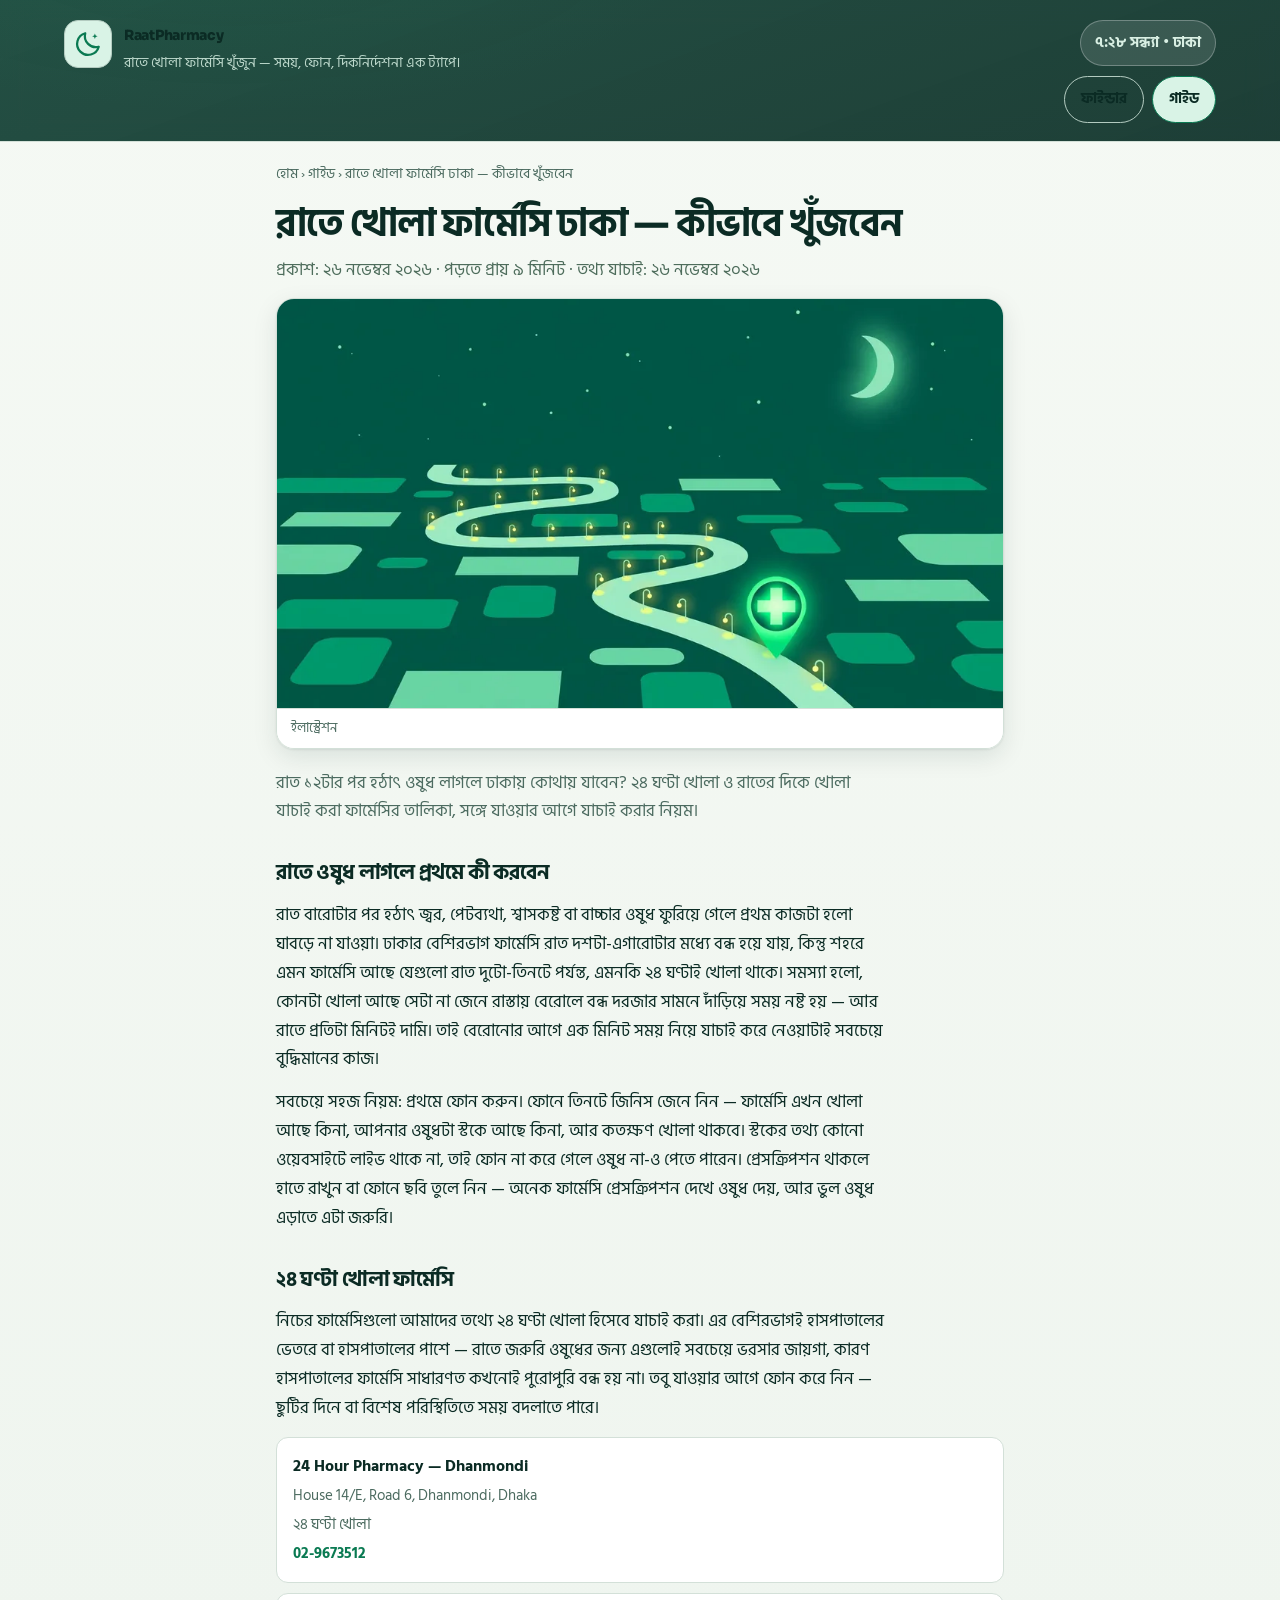
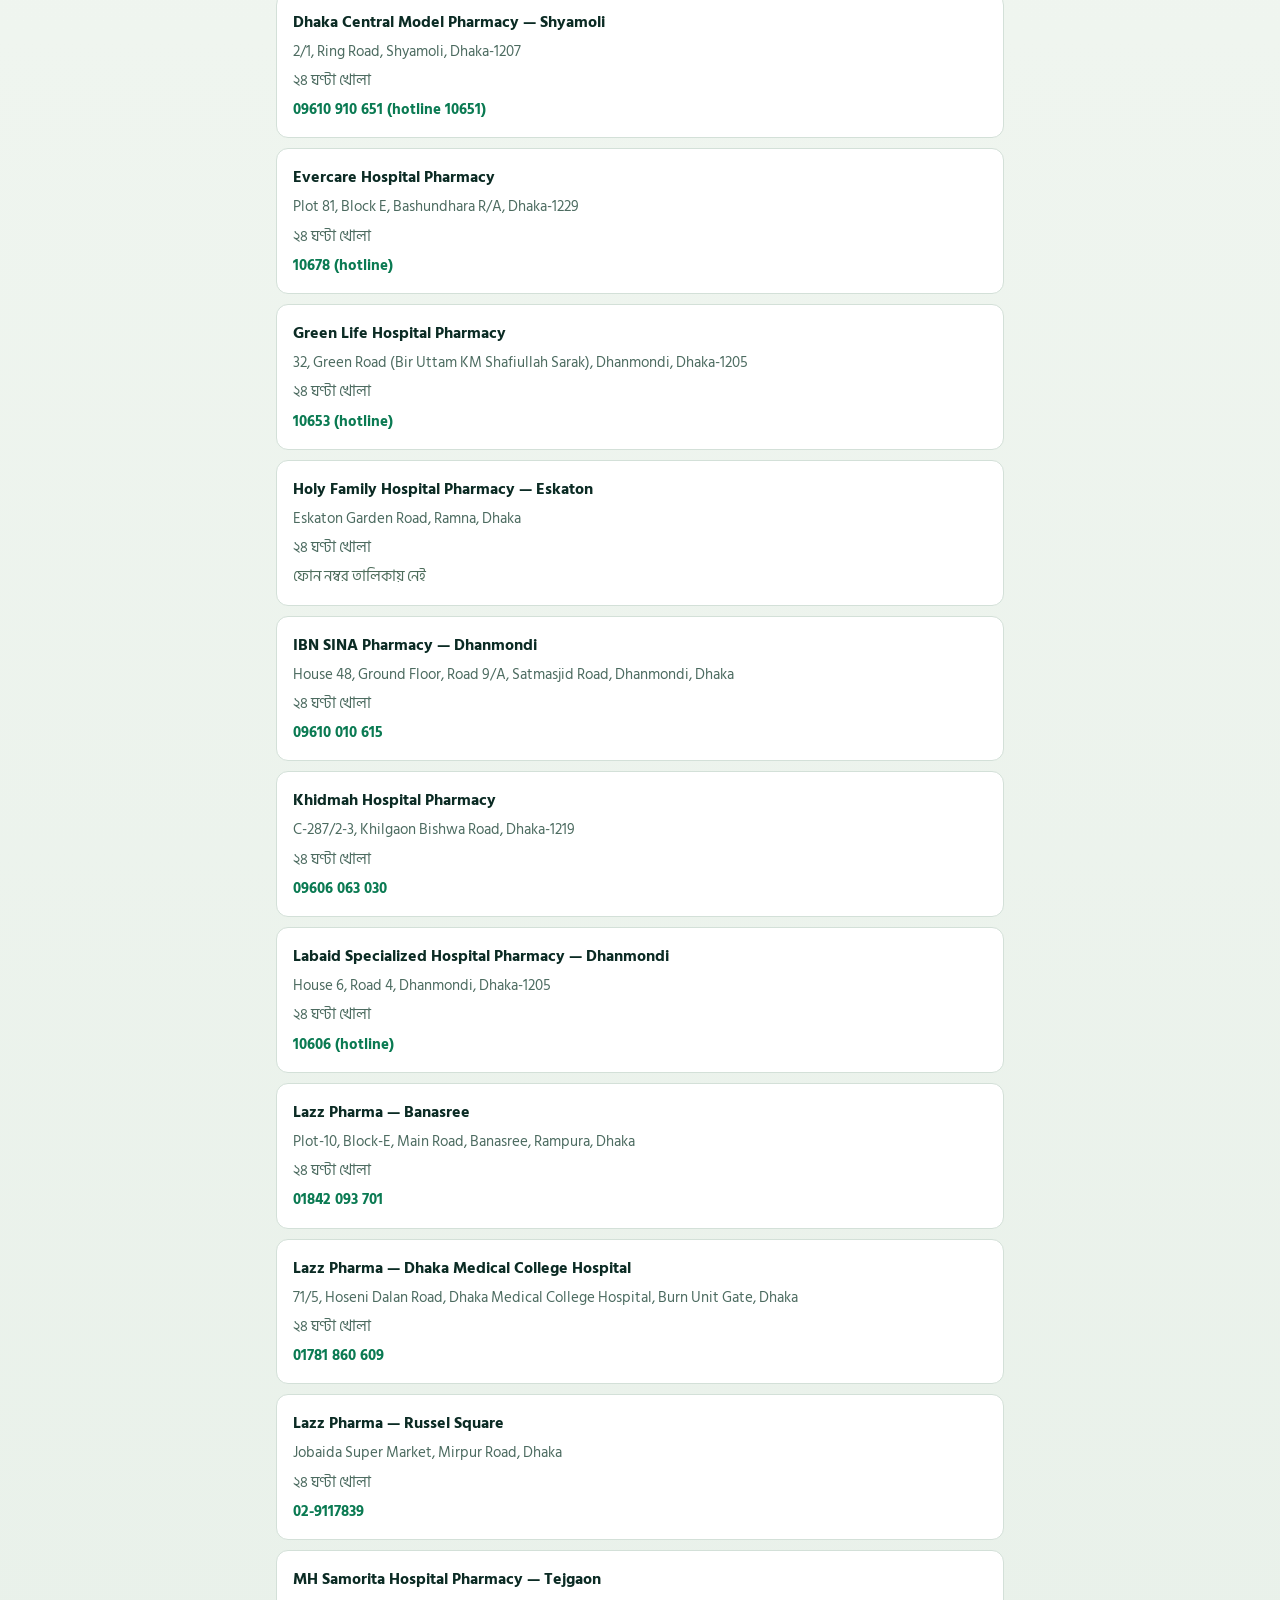
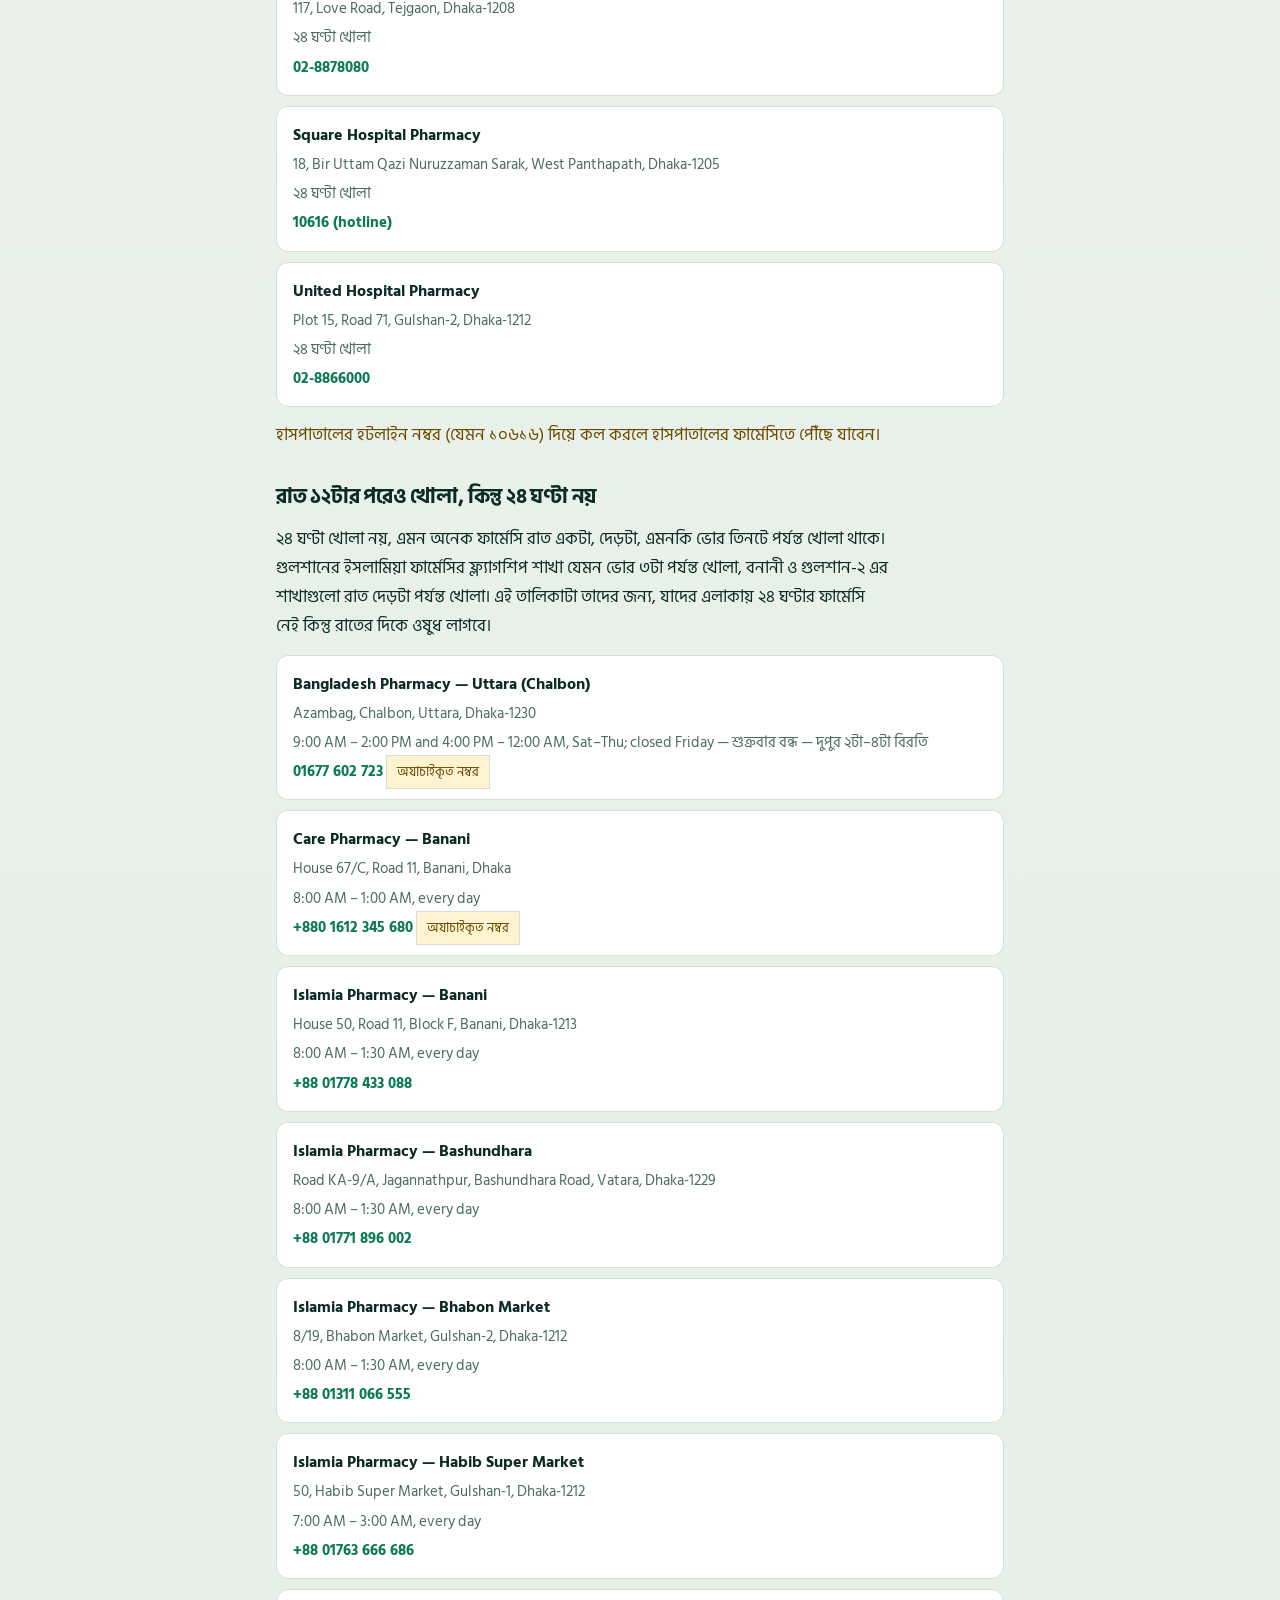
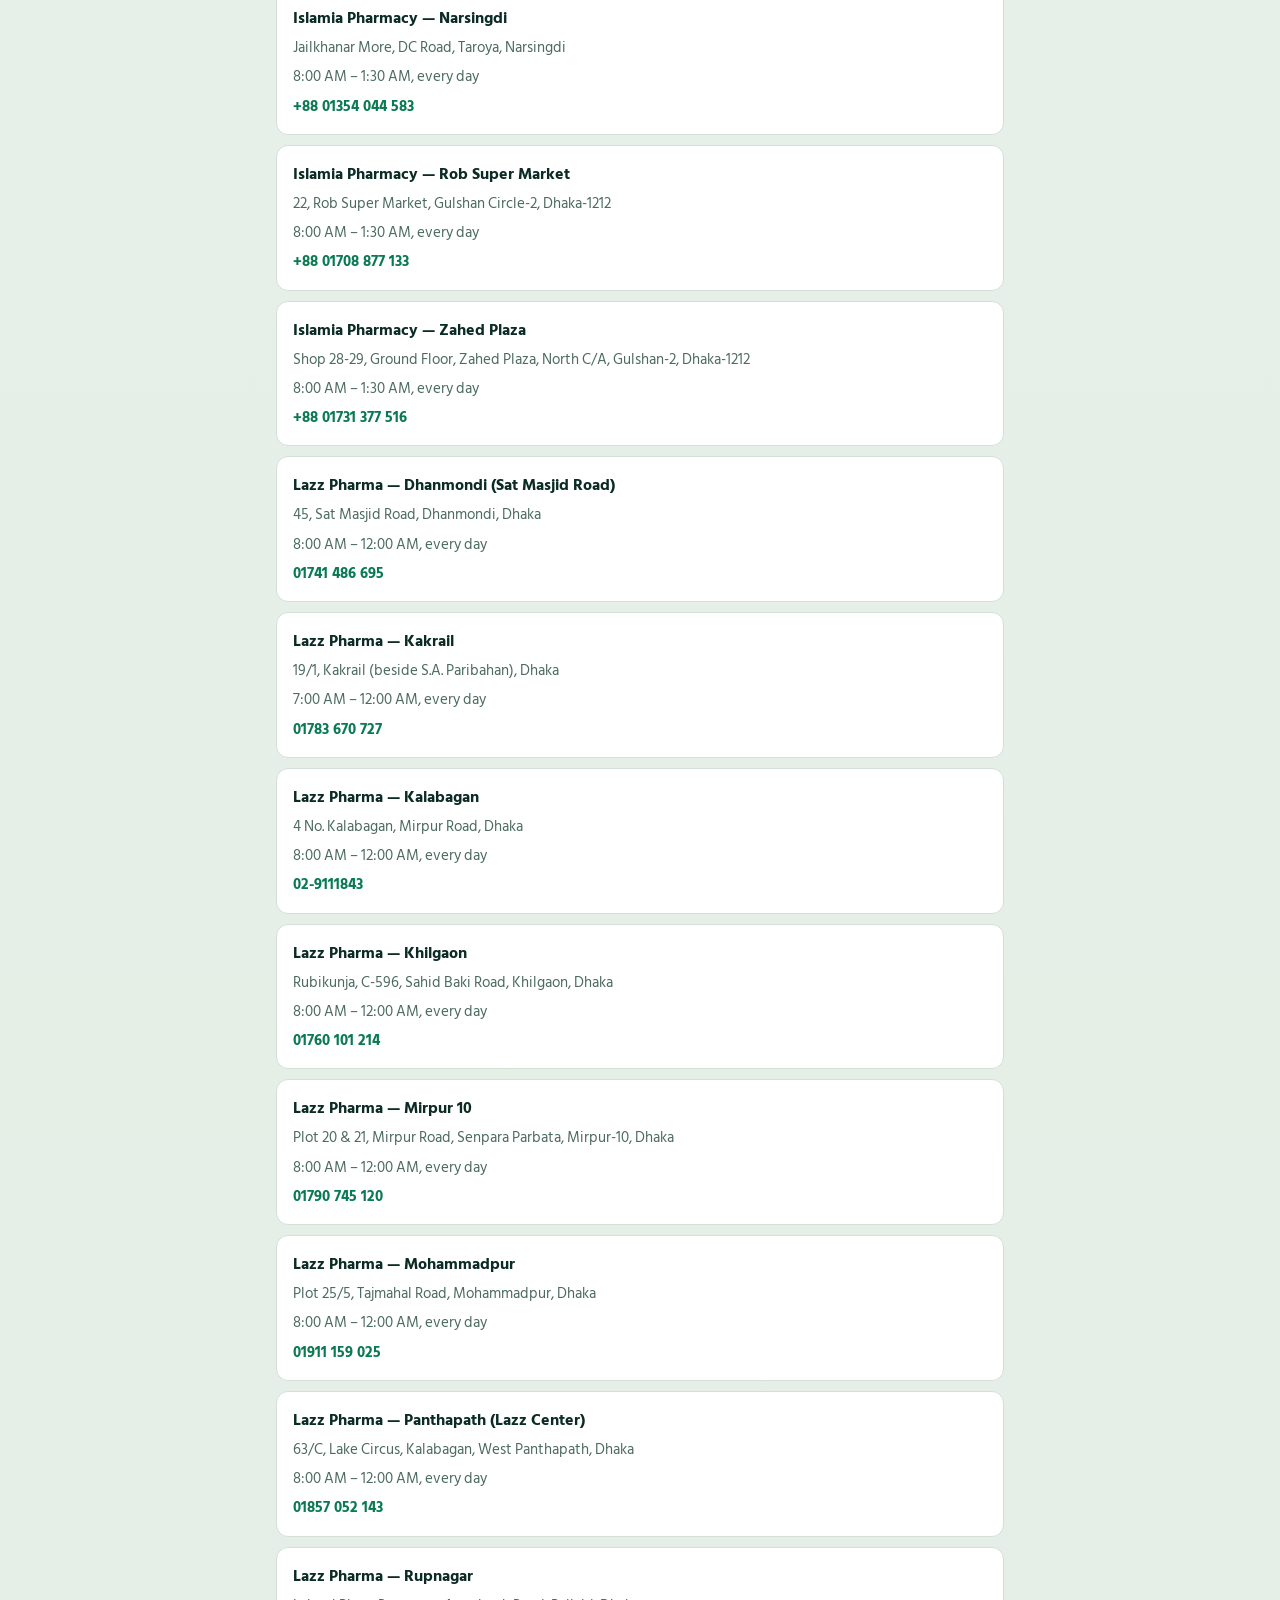
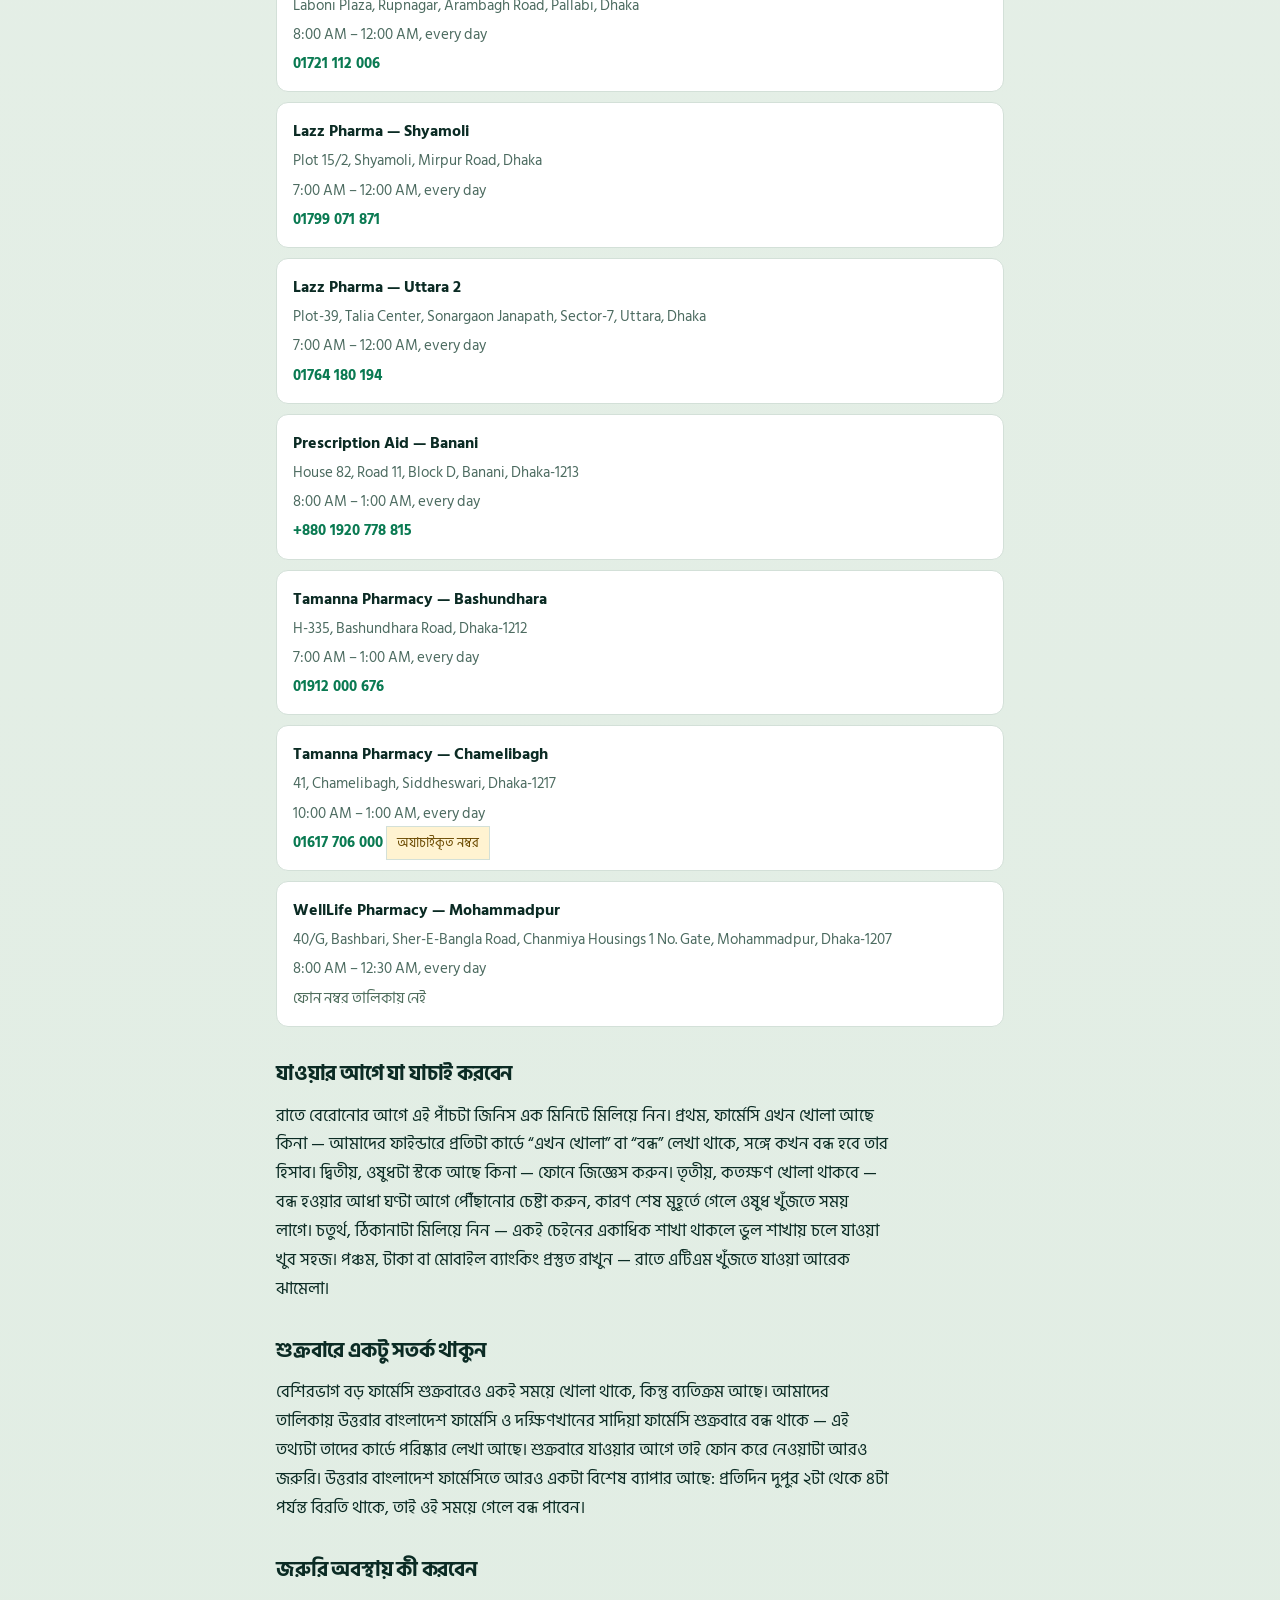
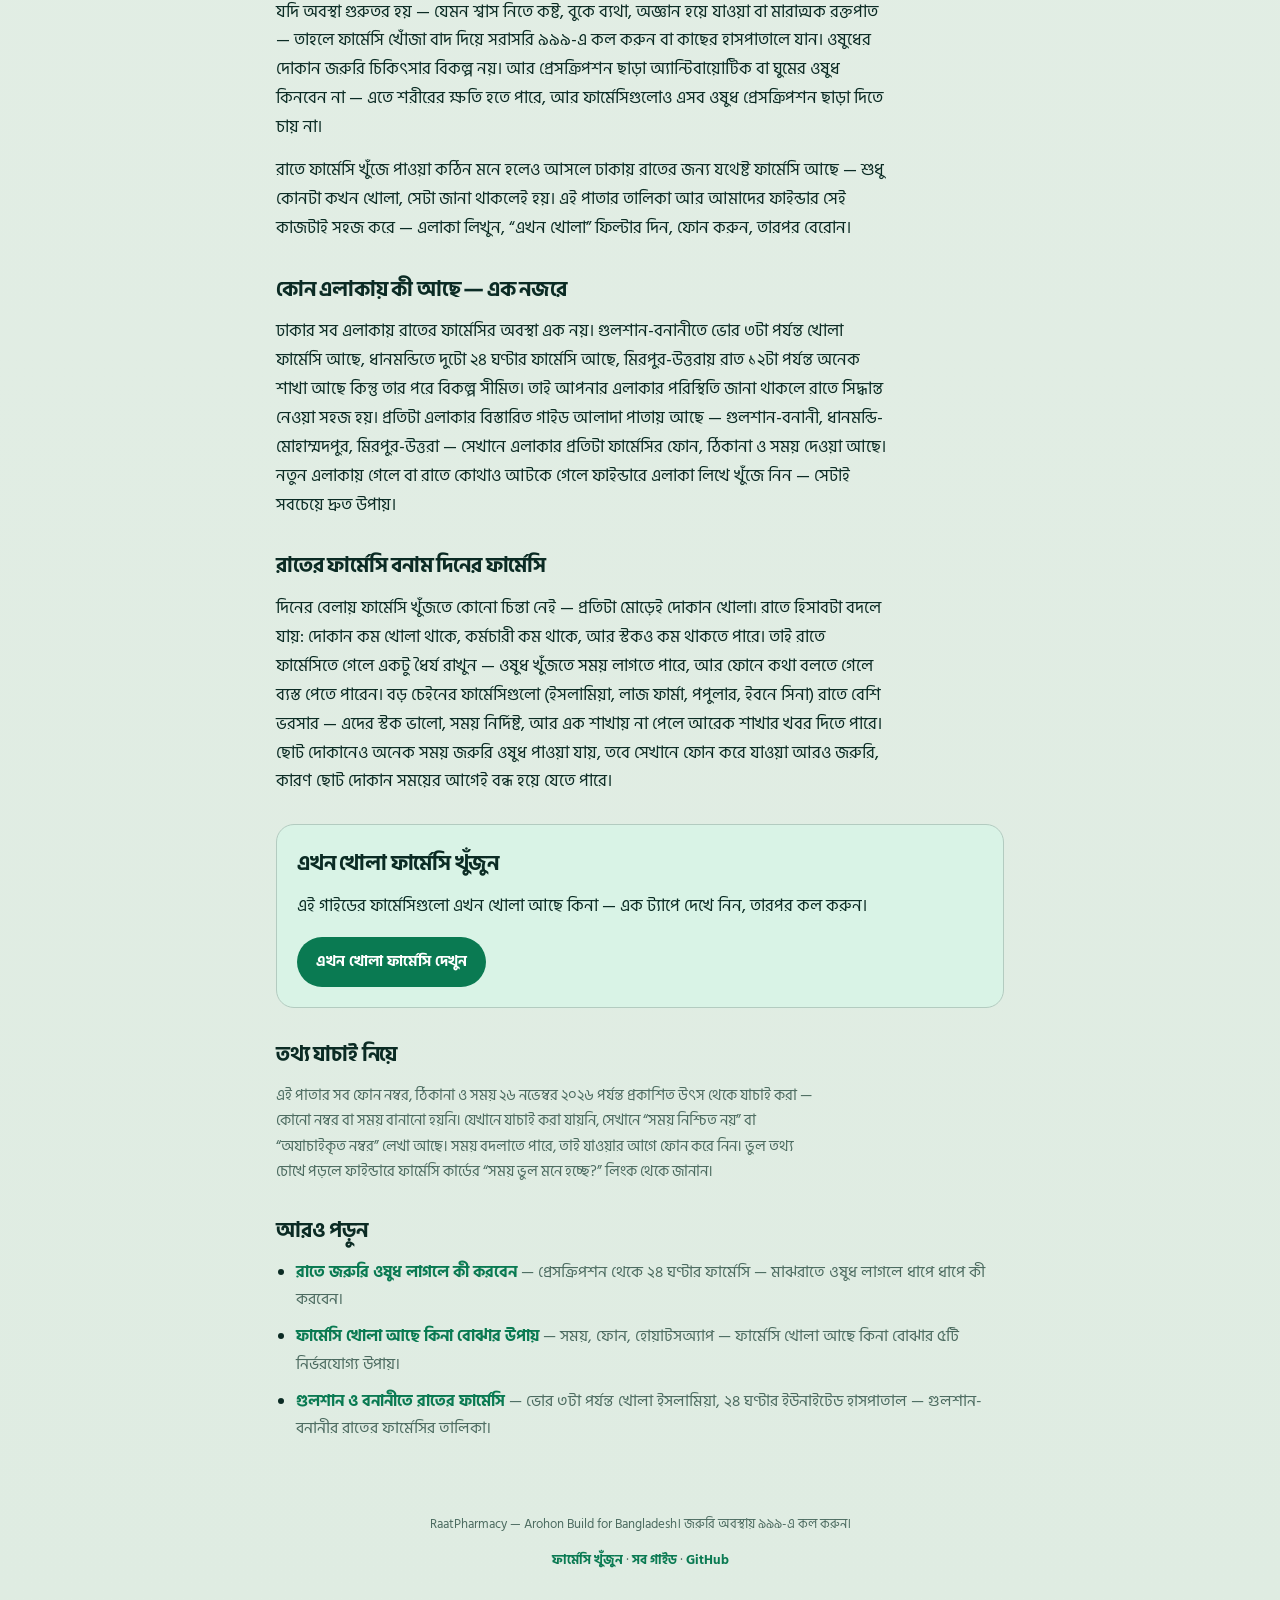
<file: blog/rate-khola-pharmacy-dhaka.html>
<!DOCTYPE html>
<html lang="bn">
<head>
  <meta charset="utf-8">
  <meta name="viewport" content="width=device-width, initial-scale=1, viewport-fit=cover, interactive-widget=resizes-content">
  <title>রাতে খোলা ফার্মেসি ঢাকা — কীভাবে খুঁজবেন | RaatPharmacy</title>
  <meta name="description" content="ঢাকায় রাতে খোলা ফার্মেসি কীভাবে খুঁজবেন — ২৪ ঘণ্টা খোলা ফার্মেসির তালিকা, যাওয়ার আগে যাচাই করার নিয়ম ও জরুরি টিপস।">
  <link rel="canonical" href="https://buildempirecr.github.io/raatpharmacy/blog/rate-khola-pharmacy-dhaka.html">
  <meta property="og:type" content="article">
  <meta property="og:site_name" content="RaatPharmacy">
  <meta property="og:title" content="রাতে খোলা ফার্মেসি ঢাকা — কীভাবে খুঁজবেন | RaatPharmacy">
  <meta property="og:description" content="ঢাকায় রাতে খোলা ফার্মেসি কীভাবে খুঁজবেন — ২৪ ঘণ্টা খোলা ফার্মেসির তালিকা, যাওয়ার আগে যাচাই করার নিয়ম ও জরুরি টিপস।">
  <meta property="og:url" content="https://buildempirecr.github.io/raatpharmacy/blog/rate-khola-pharmacy-dhaka.html">
  <meta property="og:image" content="https://buildempirecr.github.io/raatpharmacy/og.png">
  <meta property="og:image:width" content="1200">
  <meta property="og:image:height" content="630">
  <meta property="og:image:alt" content="RaatPharmacy — রাতে খোলা ফার্মেসি, ঢাকা">
  <meta property="og:locale" content="bn_BD">
  <meta property="article:published_time" content="2026-11-26">
  <meta property="article:author" content="RaatPharmacy">
  <meta name="twitter:card" content="summary_large_image">
  <meta name="twitter:title" content="রাতে খোলা ফার্মেসি ঢাকা — কীভাবে খুঁজবেন | RaatPharmacy">
  <meta name="twitter:description" content="ঢাকায় রাতে খোলা ফার্মেসি কীভাবে খুঁজবেন — ২৪ ঘণ্টা খোলা ফার্মেসির তালিকা, যাওয়ার আগে যাচাই করার নিয়ম ও জরুরি টিপস।">
  <meta name="twitter:image" content="https://buildempirecr.github.io/raatpharmacy/og.png">
  <link rel="icon" href="../icon.svg" type="image/svg+xml">
  <link rel="preconnect" href="https://fonts.googleapis.com">
  <link rel="preconnect" href="https://fonts.gstatic.com" crossorigin>
  <!-- Non-blocking fonts: a render-blocking font stylesheet delays
       first paint on slow networks (see finder index.html). -->
  <link href="https://fonts.googleapis.com/css2?family=Hind+Siliguri:wght@400;500;600;700&family=Sora:wght@600;700;800&display=swap" rel="stylesheet" media="print" onload="this.media='all'">
  <noscript><link href="https://fonts.googleapis.com/css2?family=Hind+Siliguri:wght@400;500;600;700&family=Sora:wght@600;700;800&display=swap" rel="stylesheet"></noscript>
  <link rel="stylesheet" href="../styles.css">
  <link rel="stylesheet" href="blog.css">
  <script type="application/ld+json">
{
  "@context": "https://schema.org",
  "@type": "Article",
  "headline": "রাতে খোলা ফার্মেসি ঢাকা — কীভাবে খুঁজবেন",
  "description": "ঢাকায় রাতে খোলা ফার্মেসি কীভাবে খুঁজবেন — ২৪ ঘণ্টা খোলা ফার্মেসির তালিকা, যাওয়ার আগে যাচাই করার নিয়ম ও জরুরি টিপস।",
  "image": "https://buildempirecr.github.io/raatpharmacy/og.png",
  "author": {"@type": "Organization", "name": "RaatPharmacy", "url": "https://buildempirecr.github.io/raatpharmacy/"},
  "publisher": {"@type": "Organization", "name": "RaatPharmacy", "url": "https://buildempirecr.github.io/raatpharmacy/"},
  "datePublished": "2026-11-26",
  "dateModified": "2026-11-26",
  "inLanguage": "bn",
  "mainEntityOfPage": {"@type": "WebPage", "@id": "https://buildempirecr.github.io/raatpharmacy/blog/rate-khola-pharmacy-dhaka.html"}
}
  </script>
  <script type="application/ld+json">
{
  "@context": "https://schema.org",
  "@type": "BreadcrumbList",
  "itemListElement": [{"@type": "ListItem", "position": 1, "name": "RaatPharmacy", "item": "https://buildempirecr.github.io/raatpharmacy/"},
{"@type": "ListItem", "position": 2, "name": "গাইড", "item": "https://buildempirecr.github.io/raatpharmacy/blog/"},
{"@type": "ListItem", "position": 3, "name": "রাতে খোলা ফার্মেসি ঢাকা — কীভাবে খুঁজবেন", "item": "https://buildempirecr.github.io/raatpharmacy/blog/rate-khola-pharmacy-dhaka.html"}]
}
  </script>
</head>
<body>
  <a class="skip-link" href="#main">মূল বিষয়বস্তুতে যান</a>
  <header class="topbar">
    <div class="topbar-in">
      <div class="brand">
        <span class="brand-mark" aria-hidden="true">
          <svg viewBox="0 0 24 24" width="30" height="30" fill="none" stroke="currentColor" stroke-width="1.8" stroke-linecap="round" stroke-linejoin="round"><path d="M20.6 14.2A8.8 8.8 0 0 1 9.8 3.4 8.8 8.8 0 1 0 20.6 14.2Z"/><path d="M17.5 3.5l.6 1.6 1.6.6-1.6.6-.6 1.6-.6-1.6-1.6-.6 1.6-.6z" fill="currentColor" stroke="none"/></svg>
        </span>
        <div class="brand-text">
          <p class="brand-name"><a href="../">RaatPharmacy</a></p>
          <p>রাতে খোলা ফার্মেসি খুঁজুন — সময়, ফোন, দিকনির্দেশনা এক ট্যাপে।</p>
        </div>
      </div>
      <div class="top-right">
        <span class="clock" id="blogClock" role="timer" aria-live="off">—</span>
        <nav class="blog-nav" aria-label="প্রধান মেনু">
          <a href="../">ফাইন্ডার</a>
          <a href="./" class="blog-nav-active" aria-current="page">গাইড</a>
        </nav>
      </div>
    </div>
  </header>
  <main id="main" tabindex="-1" class="blog-main">
    <nav class="breadcrumb" aria-label="ব্রেডক্রাম্ব">
      <a href="../">হোম</a> <span aria-hidden="true">›</span>
      <a href="./">গাইড</a> <span aria-hidden="true">›</span>
      <span aria-current="page">রাতে খোলা ফার্মেসি ঢাকা — কীভাবে খুঁজবেন</span>
    </nav>
    <article class="blog-article">
      <h1>রাতে খোলা ফার্মেসি ঢাকা — কীভাবে খুঁজবেন</h1>
      <p class="blog-meta">প্রকাশ: ২৬ নভেম্বর ২০২৬ · পড়তে প্রায় ৯ মিনিট · তথ্য যাচাই: ২৬ নভেম্বর ২০২৬</p>
      <figure class="article-hero">
        <img src="../img/blog-night-pharmacy-dhaka.webp" width="960" height="540" alt="ঢাকার রাতের মানচিত্রে জ্বলজ্বলে ফার্মেসি চিহ্ন — ইলাস্ট্রেশন">
        <figcaption>ইলাস্ট্রেশন</figcaption>
      </figure>
      <p class="blog-lede">রাত ১২টার পর হঠাৎ ওষুধ লাগলে ঢাকায় কোথায় যাবেন? ২৪ ঘণ্টা খোলা ও রাতের দিকে খোলা যাচাই করা ফার্মেসির তালিকা, সঙ্গে যাওয়ার আগে যাচাই করার নিয়ম।</p>

      <h2>রাতে ওষুধ লাগলে প্রথমে কী করবেন</h2>
      <p>রাত বারোটার পর হঠাৎ জ্বর, পেটব্যথা, শ্বাসকষ্ট বা বাচ্চার ওষুধ ফুরিয়ে গেলে প্রথম কাজটা হলো ঘাবড়ে না যাওয়া। ঢাকার বেশিরভাগ ফার্মেসি রাত দশটা-এগারোটার মধ্যে বন্ধ হয়ে যায়, কিন্তু শহরে এমন ফার্মেসি আছে যেগুলো রাত দুটো-তিনটে পর্যন্ত, এমনকি ২৪ ঘণ্টাই খোলা থাকে। সমস্যা হলো, কোনটা খোলা আছে সেটা না জেনে রাস্তায় বেরোলে বন্ধ দরজার সামনে দাঁড়িয়ে সময় নষ্ট হয় — আর রাতে প্রতিটা মিনিটই দামি। তাই বেরোনোর আগে এক মিনিট সময় নিয়ে যাচাই করে নেওয়াটাই সবচেয়ে বুদ্ধিমানের কাজ।</p>
      <p>সবচেয়ে সহজ নিয়ম: প্রথমে ফোন করুন। ফোনে তিনটে জিনিস জেনে নিন — ফার্মেসি এখন খোলা আছে কিনা, আপনার ওষুধটা স্টকে আছে কিনা, আর কতক্ষণ খোলা থাকবে। স্টকের তথ্য কোনো ওয়েবসাইটে লাইভ থাকে না, তাই ফোন না করে গেলে ওষুধ না-ও পেতে পারেন। প্রেসক্রিপশন থাকলে হাতে রাখুন বা ফোনে ছবি তুলে নিন — অনেক ফার্মেসি প্রেসক্রিপশন দেখে ওষুধ দেয়, আর ভুল ওষুধ এড়াতে এটা জরুরি।</p>
      <h2>২৪ ঘণ্টা খোলা ফার্মেসি</h2>
      <p>নিচের ফার্মেসিগুলো আমাদের তথ্যে ২৪ ঘণ্টা খোলা হিসেবে যাচাই করা। এর বেশিরভাগই হাসপাতালের ভেতরে বা হাসপাতালের পাশে — রাতে জরুরি ওষুধের জন্য এগুলোই সবচেয়ে ভরসার জায়গা, কারণ হাসপাতালের ফার্মেসি সাধারণত কখনোই পুরোপুরি বন্ধ হয় না। তবু যাওয়ার আগে ফোন করে নিন — ছুটির দিনে বা বিশেষ পরিস্থিতিতে সময় বদলাতে পারে।</p>
    <ul class="blog-pharm-list">
      <li class="blog-pharm">
        <strong>24 Hour Pharmacy — Dhanmondi</strong>
        <span class="blog-address">House 14/E, Road 6, Dhanmondi, Dhaka</span>
        <span class="blog-hours">২৪ ঘণ্টা খোলা</span>
        <span class="blog-phone"><a href="tel:+88029673512">02-9673512</a></span>
      </li>
      <li class="blog-pharm">
        <strong>Dhaka Central Model Pharmacy — Shyamoli</strong>
        <span class="blog-address">2/1, Ring Road, Shyamoli, Dhaka-1207</span>
        <span class="blog-hours">২৪ ঘণ্টা খোলা</span>
        <span class="blog-phone"><a href="tel:+8809610910651">09610 910 651 (hotline 10651)</a></span>
      </li>
      <li class="blog-pharm">
        <strong>Evercare Hospital Pharmacy</strong>
        <span class="blog-address">Plot 81, Block E, Bashundhara R/A, Dhaka-1229</span>
        <span class="blog-hours">২৪ ঘণ্টা খোলা</span>
        <span class="blog-phone"><a href="tel:10678">10678 (hotline)</a></span>
      </li>
      <li class="blog-pharm">
        <strong>Green Life Hospital Pharmacy</strong>
        <span class="blog-address">32, Green Road (Bir Uttam KM Shafiullah Sarak), Dhanmondi, Dhaka-1205</span>
        <span class="blog-hours">২৪ ঘণ্টা খোলা</span>
        <span class="blog-phone"><a href="tel:10653">10653 (hotline)</a></span>
      </li>
      <li class="blog-pharm">
        <strong>Holy Family Hospital Pharmacy — Eskaton</strong>
        <span class="blog-address">Eskaton Garden Road, Ramna, Dhaka</span>
        <span class="blog-hours">২৪ ঘণ্টা খোলা</span>
        <span class="blog-phone"><span class="blog-no-phone">ফোন নম্বর তালিকায় নেই</span></span>
      </li>
      <li class="blog-pharm">
        <strong>IBN SINA Pharmacy — Dhanmondi</strong>
        <span class="blog-address">House 48, Ground Floor, Road 9/A, Satmasjid Road, Dhanmondi, Dhaka</span>
        <span class="blog-hours">২৪ ঘণ্টা খোলা</span>
        <span class="blog-phone"><a href="tel:+8809610010615">09610 010 615</a></span>
      </li>
      <li class="blog-pharm">
        <strong>Khidmah Hospital Pharmacy</strong>
        <span class="blog-address">C-287/2-3, Khilgaon Bishwa Road, Dhaka-1219</span>
        <span class="blog-hours">২৪ ঘণ্টা খোলা</span>
        <span class="blog-phone"><a href="tel:+8809606063030">09606 063 030</a></span>
      </li>
      <li class="blog-pharm">
        <strong>Labaid Specialized Hospital Pharmacy — Dhanmondi</strong>
        <span class="blog-address">House 6, Road 4, Dhanmondi, Dhaka-1205</span>
        <span class="blog-hours">২৪ ঘণ্টা খোলা</span>
        <span class="blog-phone"><a href="tel:10606">10606 (hotline)</a></span>
      </li>
      <li class="blog-pharm">
        <strong>Lazz Pharma — Banasree</strong>
        <span class="blog-address">Plot-10, Block-E, Main Road, Banasree, Rampura, Dhaka</span>
        <span class="blog-hours">২৪ ঘণ্টা খোলা</span>
        <span class="blog-phone"><a href="tel:+8801842093701">01842 093 701</a></span>
      </li>
      <li class="blog-pharm">
        <strong>Lazz Pharma — Dhaka Medical College Hospital</strong>
        <span class="blog-address">71/5, Hoseni Dalan Road, Dhaka Medical College Hospital, Burn Unit Gate, Dhaka</span>
        <span class="blog-hours">২৪ ঘণ্টা খোলা</span>
        <span class="blog-phone"><a href="tel:+8801781860609">01781 860 609</a></span>
      </li>
      <li class="blog-pharm">
        <strong>Lazz Pharma — Russel Square</strong>
        <span class="blog-address">Jobaida Super Market, Mirpur Road, Dhaka</span>
        <span class="blog-hours">২৪ ঘণ্টা খোলা</span>
        <span class="blog-phone"><a href="tel:+88029117839">02-9117839</a></span>
      </li>
      <li class="blog-pharm">
        <strong>MH Samorita Hospital Pharmacy — Tejgaon</strong>
        <span class="blog-address">117, Love Road, Tejgaon, Dhaka-1208</span>
        <span class="blog-hours">২৪ ঘণ্টা খোলা</span>
        <span class="blog-phone"><a href="tel:+88028878080">02-8878080</a></span>
      </li>
      <li class="blog-pharm">
        <strong>Square Hospital Pharmacy</strong>
        <span class="blog-address">18, Bir Uttam Qazi Nuruzzaman Sarak, West Panthapath, Dhaka-1205</span>
        <span class="blog-hours">২৪ ঘণ্টা খোলা</span>
        <span class="blog-phone"><a href="tel:10616">10616 (hotline)</a></span>
      </li>
      <li class="blog-pharm">
        <strong>United Hospital Pharmacy</strong>
        <span class="blog-address">Plot 15, Road 71, Gulshan-2, Dhaka-1212</span>
        <span class="blog-hours">২৪ ঘণ্টা খোলা</span>
        <span class="blog-phone"><a href="tel:+88028866000">02-8866000</a></span>
      </li>
    </ul>
    <p class="blog-list-note">হাসপাতালের হটলাইন নম্বর (যেমন ১০৬১৬) দিয়ে কল করলে হাসপাতালের ফার্মেসিতে পৌঁছে যাবেন।</p>
      <h2>রাত ১২টার পরেও খোলা, কিন্তু ২৪ ঘণ্টা নয়</h2>
      <p>২৪ ঘণ্টা খোলা নয়, এমন অনেক ফার্মেসি রাত একটা, দেড়টা, এমনকি ভোর তিনটে পর্যন্ত খোলা থাকে। গুলশানের ইসলামিয়া ফার্মেসির ফ্ল্যাগশিপ শাখা যেমন ভোর ৩টা পর্যন্ত খোলা, বনানী ও গুলশান-২ এর শাখাগুলো রাত দেড়টা পর্যন্ত খোলা। এই তালিকাটা তাদের জন্য, যাদের এলাকায় ২৪ ঘণ্টার ফার্মেসি নেই কিন্তু রাতের দিকে ওষুধ লাগবে।</p>
    <ul class="blog-pharm-list">
      <li class="blog-pharm">
        <strong>Bangladesh Pharmacy — Uttara (Chalbon)</strong>
        <span class="blog-address">Azambag, Chalbon, Uttara, Dhaka-1230</span>
        <span class="blog-hours">9:00 AM – 2:00 PM and 4:00 PM – 12:00 AM, Sat–Thu; closed Friday — শুক্রবার বন্ধ — দুপুর ২টা–৪টা বিরতি</span>
        <span class="blog-phone"><a href="tel:+8801677602723">01677 602 723</a> <span class="badge-unverified">অযাচাইকৃত নম্বর</span></span>
      </li>
      <li class="blog-pharm">
        <strong>Care Pharmacy — Banani</strong>
        <span class="blog-address">House 67/C, Road 11, Banani, Dhaka</span>
        <span class="blog-hours">8:00 AM – 1:00 AM, every day</span>
        <span class="blog-phone"><a href="tel:+8801612345680">+880 1612 345 680</a> <span class="badge-unverified">অযাচাইকৃত নম্বর</span></span>
      </li>
      <li class="blog-pharm">
        <strong>Islamia Pharmacy — Banani</strong>
        <span class="blog-address">House 50, Road 11, Block F, Banani, Dhaka-1213</span>
        <span class="blog-hours">8:00 AM – 1:30 AM, every day</span>
        <span class="blog-phone"><a href="tel:+8801778433088">+88 01778 433 088</a></span>
      </li>
      <li class="blog-pharm">
        <strong>Islamia Pharmacy — Bashundhara</strong>
        <span class="blog-address">Road KA-9/A, Jagannathpur, Bashundhara Road, Vatara, Dhaka-1229</span>
        <span class="blog-hours">8:00 AM – 1:30 AM, every day</span>
        <span class="blog-phone"><a href="tel:+8801771896002">+88 01771 896 002</a></span>
      </li>
      <li class="blog-pharm">
        <strong>Islamia Pharmacy — Bhabon Market</strong>
        <span class="blog-address">8/19, Bhabon Market, Gulshan-2, Dhaka-1212</span>
        <span class="blog-hours">8:00 AM – 1:30 AM, every day</span>
        <span class="blog-phone"><a href="tel:+8801311066555">+88 01311 066 555</a></span>
      </li>
      <li class="blog-pharm">
        <strong>Islamia Pharmacy — Habib Super Market</strong>
        <span class="blog-address">50, Habib Super Market, Gulshan-1, Dhaka-1212</span>
        <span class="blog-hours">7:00 AM – 3:00 AM, every day</span>
        <span class="blog-phone"><a href="tel:+8801763666686">+88 01763 666 686</a></span>
      </li>
      <li class="blog-pharm">
        <strong>Islamia Pharmacy — Narsingdi</strong>
        <span class="blog-address">Jailkhanar More, DC Road, Taroya, Narsingdi</span>
        <span class="blog-hours">8:00 AM – 1:30 AM, every day</span>
        <span class="blog-phone"><a href="tel:+8801354044583">+88 01354 044 583</a></span>
      </li>
      <li class="blog-pharm">
        <strong>Islamia Pharmacy — Rob Super Market</strong>
        <span class="blog-address">22, Rob Super Market, Gulshan Circle-2, Dhaka-1212</span>
        <span class="blog-hours">8:00 AM – 1:30 AM, every day</span>
        <span class="blog-phone"><a href="tel:+8801708877133">+88 01708 877 133</a></span>
      </li>
      <li class="blog-pharm">
        <strong>Islamia Pharmacy — Zahed Plaza</strong>
        <span class="blog-address">Shop 28-29, Ground Floor, Zahed Plaza, North C/A, Gulshan-2, Dhaka-1212</span>
        <span class="blog-hours">8:00 AM – 1:30 AM, every day</span>
        <span class="blog-phone"><a href="tel:+8801731377516">+88 01731 377 516</a></span>
      </li>
      <li class="blog-pharm">
        <strong>Lazz Pharma — Dhanmondi (Sat Masjid Road)</strong>
        <span class="blog-address">45, Sat Masjid Road, Dhanmondi, Dhaka</span>
        <span class="blog-hours">8:00 AM – 12:00 AM, every day</span>
        <span class="blog-phone"><a href="tel:+8801741486695">01741 486 695</a></span>
      </li>
      <li class="blog-pharm">
        <strong>Lazz Pharma — Kakrail</strong>
        <span class="blog-address">19/1, Kakrail (beside S.A. Paribahan), Dhaka</span>
        <span class="blog-hours">7:00 AM – 12:00 AM, every day</span>
        <span class="blog-phone"><a href="tel:+8801783670727">01783 670 727</a></span>
      </li>
      <li class="blog-pharm">
        <strong>Lazz Pharma — Kalabagan</strong>
        <span class="blog-address">4 No. Kalabagan, Mirpur Road, Dhaka</span>
        <span class="blog-hours">8:00 AM – 12:00 AM, every day</span>
        <span class="blog-phone"><a href="tel:+88029111843">02-9111843</a></span>
      </li>
      <li class="blog-pharm">
        <strong>Lazz Pharma — Khilgaon</strong>
        <span class="blog-address">Rubikunja, C-596, Sahid Baki Road, Khilgaon, Dhaka</span>
        <span class="blog-hours">8:00 AM – 12:00 AM, every day</span>
        <span class="blog-phone"><a href="tel:+8801760101214">01760 101 214</a></span>
      </li>
      <li class="blog-pharm">
        <strong>Lazz Pharma — Mirpur 10</strong>
        <span class="blog-address">Plot 20 &amp; 21, Mirpur Road, Senpara Parbata, Mirpur-10, Dhaka</span>
        <span class="blog-hours">8:00 AM – 12:00 AM, every day</span>
        <span class="blog-phone"><a href="tel:+8801790745120">01790 745 120</a></span>
      </li>
      <li class="blog-pharm">
        <strong>Lazz Pharma — Mohammadpur</strong>
        <span class="blog-address">Plot 25/5, Tajmahal Road, Mohammadpur, Dhaka</span>
        <span class="blog-hours">8:00 AM – 12:00 AM, every day</span>
        <span class="blog-phone"><a href="tel:+8801911159025">01911 159 025</a></span>
      </li>
      <li class="blog-pharm">
        <strong>Lazz Pharma — Panthapath (Lazz Center)</strong>
        <span class="blog-address">63/C, Lake Circus, Kalabagan, West Panthapath, Dhaka</span>
        <span class="blog-hours">8:00 AM – 12:00 AM, every day</span>
        <span class="blog-phone"><a href="tel:+8801857052143">01857 052 143</a></span>
      </li>
      <li class="blog-pharm">
        <strong>Lazz Pharma — Rupnagar</strong>
        <span class="blog-address">Laboni Plaza, Rupnagar, Arambagh Road, Pallabi, Dhaka</span>
        <span class="blog-hours">8:00 AM – 12:00 AM, every day</span>
        <span class="blog-phone"><a href="tel:+8801721112006">01721 112 006</a></span>
      </li>
      <li class="blog-pharm">
        <strong>Lazz Pharma — Shyamoli</strong>
        <span class="blog-address">Plot 15/2, Shyamoli, Mirpur Road, Dhaka</span>
        <span class="blog-hours">7:00 AM – 12:00 AM, every day</span>
        <span class="blog-phone"><a href="tel:+8801799071871">01799 071 871</a></span>
      </li>
      <li class="blog-pharm">
        <strong>Lazz Pharma — Uttara 2</strong>
        <span class="blog-address">Plot-39, Talia Center, Sonargaon Janapath, Sector-7, Uttara, Dhaka</span>
        <span class="blog-hours">7:00 AM – 12:00 AM, every day</span>
        <span class="blog-phone"><a href="tel:+8801764180194">01764 180 194</a></span>
      </li>
      <li class="blog-pharm">
        <strong>Prescription Aid — Banani</strong>
        <span class="blog-address">House 82, Road 11, Block D, Banani, Dhaka-1213</span>
        <span class="blog-hours">8:00 AM – 1:00 AM, every day</span>
        <span class="blog-phone"><a href="tel:+8801920778815">+880 1920 778 815</a></span>
      </li>
      <li class="blog-pharm">
        <strong>Tamanna Pharmacy — Bashundhara</strong>
        <span class="blog-address">H-335, Bashundhara Road, Dhaka-1212</span>
        <span class="blog-hours">7:00 AM – 1:00 AM, every day</span>
        <span class="blog-phone"><a href="tel:+8801912000676">01912 000 676</a></span>
      </li>
      <li class="blog-pharm">
        <strong>Tamanna Pharmacy — Chamelibagh</strong>
        <span class="blog-address">41, Chamelibagh, Siddheswari, Dhaka-1217</span>
        <span class="blog-hours">10:00 AM – 1:00 AM, every day</span>
        <span class="blog-phone"><a href="tel:+8801617706000">01617 706 000</a> <span class="badge-unverified">অযাচাইকৃত নম্বর</span></span>
      </li>
      <li class="blog-pharm">
        <strong>WellLife Pharmacy — Mohammadpur</strong>
        <span class="blog-address">40/G, Bashbari, Sher-E-Bangla Road, Chanmiya Housings 1 No. Gate, Mohammadpur, Dhaka-1207</span>
        <span class="blog-hours">8:00 AM – 12:30 AM, every day</span>
        <span class="blog-phone"><span class="blog-no-phone">ফোন নম্বর তালিকায় নেই</span></span>
      </li>
    </ul>
      <h2>যাওয়ার আগে যা যাচাই করবেন</h2>
      <p>রাতে বেরোনোর আগে এই পাঁচটা জিনিস এক মিনিটে মিলিয়ে নিন। প্রথম, ফার্মেসি এখন খোলা আছে কিনা — আমাদের ফাইন্ডারে প্রতিটা কার্ডে “এখন খোলা” বা “বন্ধ” লেখা থাকে, সঙ্গে কখন বন্ধ হবে তার হিসাব। দ্বিতীয়, ওষুধটা স্টকে আছে কিনা — ফোনে জিজ্ঞেস করুন। তৃতীয়, কতক্ষণ খোলা থাকবে — বন্ধ হওয়ার আধা ঘণ্টা আগে পৌঁছানোর চেষ্টা করুন, কারণ শেষ মুহূর্তে গেলে ওষুধ খুঁজতে সময় লাগে। চতুর্থ, ঠিকানাটা মিলিয়ে নিন — একই চেইনের একাধিক শাখা থাকলে ভুল শাখায় চলে যাওয়া খুব সহজ। পঞ্চম, টাকা বা মোবাইল ব্যাংকিং প্রস্তুত রাখুন — রাতে এটিএম খুঁজতে যাওয়া আরেক ঝামেলা।</p>
      <h2>শুক্রবারে একটু সতর্ক থাকুন</h2>
      <p>বেশিরভাগ বড় ফার্মেসি শুক্রবারেও একই সময়ে খোলা থাকে, কিন্তু ব্যতিক্রম আছে। আমাদের তালিকায় উত্তরার বাংলাদেশ ফার্মেসি ও দক্ষিণখানের সাদিয়া ফার্মেসি শুক্রবারে বন্ধ থাকে — এই তথ্যটা তাদের কার্ডে পরিষ্কার লেখা আছে। শুক্রবারে যাওয়ার আগে তাই ফোন করে নেওয়াটা আরও জরুরি। উত্তরার বাংলাদেশ ফার্মেসিতে আরও একটা বিশেষ ব্যাপার আছে: প্রতিদিন দুপুর ২টা থেকে ৪টা পর্যন্ত বিরতি থাকে, তাই ওই সময়ে গেলে বন্ধ পাবেন।</p>
      <h2>জরুরি অবস্থায় কী করবেন</h2>
      <p>যদি অবস্থা গুরুতর হয় — যেমন শ্বাস নিতে কষ্ট, বুকে ব্যথা, অজ্ঞান হয়ে যাওয়া বা মারাত্মক রক্তপাত — তাহলে ফার্মেসি খোঁজা বাদ দিয়ে সরাসরি ৯৯৯-এ কল করুন বা কাছের হাসপাতালে যান। ওষুধের দোকান জরুরি চিকিৎসার বিকল্প নয়। আর প্রেসক্রিপশন ছাড়া অ্যান্টিবায়োটিক বা ঘুমের ওষুধ কিনবেন না — এতে শরীরের ক্ষতি হতে পারে, আর ফার্মেসিগুলোও এসব ওষুধ প্রেসক্রিপশন ছাড়া দিতে চায় না।</p>
      <p>রাতে ফার্মেসি খুঁজে পাওয়া কঠিন মনে হলেও আসলে ঢাকায় রাতের জন্য যথেষ্ট ফার্মেসি আছে — শুধু কোনটা কখন খোলা, সেটা জানা থাকলেই হয়। এই পাতার তালিকা আর আমাদের ফাইন্ডার সেই কাজটাই সহজ করে — এলাকা লিখুন, “এখন খোলা” ফিল্টার দিন, ফোন করুন, তারপর বেরোন।</p>
      <h2>কোন এলাকায় কী আছে — এক নজরে</h2>
      <p>ঢাকার সব এলাকায় রাতের ফার্মেসির অবস্থা এক নয়। গুলশান-বনানীতে ভোর ৩টা পর্যন্ত খোলা ফার্মেসি আছে, ধানমন্ডিতে দুটো ২৪ ঘণ্টার ফার্মেসি আছে, মিরপুর-উত্তরায় রাত ১২টা পর্যন্ত অনেক শাখা আছে কিন্তু তার পরে বিকল্প সীমিত। তাই আপনার এলাকার পরিস্থিতি জানা থাকলে রাতে সিদ্ধান্ত নেওয়া সহজ হয়। প্রতিটা এলাকার বিস্তারিত গাইড আলাদা পাতায় আছে — গুলশান-বনানী, ধানমন্ডি-মোহাম্মদপুর, মিরপুর-উত্তরা — সেখানে এলাকার প্রতিটা ফার্মেসির ফোন, ঠিকানা ও সময় দেওয়া আছে। নতুন এলাকায় গেলে বা রাতে কোথাও আটকে গেলে ফাইন্ডারে এলাকা লিখে খুঁজে নিন — সেটাই সবচেয়ে দ্রুত উপায়।</p>
      <h2>রাতের ফার্মেসি বনাম দিনের ফার্মেসি</h2>
      <p>দিনের বেলায় ফার্মেসি খুঁজতে কোনো চিন্তা নেই — প্রতিটা মোড়েই দোকান খোলা। রাতে হিসাবটা বদলে যায়: দোকান কম খোলা থাকে, কর্মচারী কম থাকে, আর স্টকও কম থাকতে পারে। তাই রাতে ফার্মেসিতে গেলে একটু ধৈর্য রাখুন — ওষুধ খুঁজতে সময় লাগতে পারে, আর ফোনে কথা বলতে গেলে ব্যস্ত পেতে পারেন। বড় চেইনের ফার্মেসিগুলো (ইসলামিয়া, লাজ ফার্মা, পপুলার, ইবনে সিনা) রাতে বেশি ভরসার — এদের স্টক ভালো, সময় নির্দিষ্ট, আর এক শাখায় না পেলে আরেক শাখার খবর দিতে পারে। ছোট দোকানেও অনেক সময় জরুরি ওষুধ পাওয়া যায়, তবে সেখানে ফোন করে যাওয়া আরও জরুরি, কারণ ছোট দোকান সময়ের আগেই বন্ধ হয়ে যেতে পারে।</p>

      <aside class="blog-cta">
        <h2>এখন খোলা ফার্মেসি খুঁজুন</h2>
        <p>এই গাইডের ফার্মেসিগুলো এখন খোলা আছে কিনা — এক ট্যাপে দেখে নিন, তারপর কল করুন।</p>
        <a class="btn btn-primary" href="../?open=1">এখন খোলা ফার্মেসি দেখুন</a>
      </aside>
      <section class="blog-verify">
        <h2>তথ্য যাচাই নিয়ে</h2>
        <p>এই পাতার সব ফোন নম্বর, ঠিকানা ও সময় ২৬ নভেম্বর ২০২৬ পর্যন্ত প্রকাশিত উৎস থেকে যাচাই করা — কোনো নম্বর বা সময় বানানো হয়নি। যেখানে যাচাই করা যায়নি, সেখানে “সময় নিশ্চিত নয়” বা “অযাচাইকৃত নম্বর” লেখা আছে। সময় বদলাতে পারে, তাই যাওয়ার আগে ফোন করে নিন। ভুল তথ্য চোখে পড়লে ফাইন্ডারে ফার্মেসি কার্ডের “সময় ভুল মনে হচ্ছে?” লিংক থেকে জানান।</p>
      </section>
      <section class="blog-related">
        <h2>আরও পড়ুন</h2>
        <ul>
      <li><a href="joruri-oshudh-rate.html">রাতে জরুরি ওষুধ লাগলে কী করবেন</a><span> — প্রেসক্রিপশন থেকে ২৪ ঘণ্টার ফার্মেসি — মাঝরাতে ওষুধ লাগলে ধাপে ধাপে কী করবেন।</span></li>
      <li><a href="pharmacy-khola-ache-kina.html">ফার্মেসি খোলা আছে কিনা বোঝার উপায়</a><span> — সময়, ফোন, হোয়াটসঅ্যাপ — ফার্মেসি খোলা আছে কিনা বোঝার ৫টি নির্ভরযোগ্য উপায়।</span></li>
      <li><a href="gulshan-night-pharmacy.html">গুলশান ও বনানীতে রাতের ফার্মেসি</a><span> — ভোর ৩টা পর্যন্ত খোলা ইসলামিয়া, ২৪ ঘণ্টার ইউনাইটেড হাসপাতাল — গুলশান-বনানীর রাতের ফার্মেসির তালিকা।</span></li>
        </ul>
      </section>
    </article>
  </main>
  <footer>
    <p>RaatPharmacy — Arohon Build for Bangladesh। জরুরি অবস্থায় ৯৯৯-এ কল করুন।</p>
    <p class="footer-links"><a href="../">ফার্মেসি খুঁজুন</a> · <a href="./">সব গাইড</a> · <a href="https://github.com/buildempirecr/raatpharmacy">GitHub</a></p>
  </footer>
  <script>
  // Live Dhaka clock in the blog header (same time as the finder).
  // WHY inline here: blog pages have no JS bundle; this is 20 lines.
  // Bangla day-part words, like the finder ("১১:৩০ রাত"), never AM/PM.
  (function () {
    var el = document.getElementById('blogClock');
    if (!el) return;
    var BN = '০১২৩৪৫৬৭৮৯';
    var digits = function (s) { return String(s).replace(/[0-9]/g, function (d) { return BN[Number(d)]; }); };
    var part = function (h) {
      if (h >= 4 && h < 6) return 'ভোর';
      if (h >= 6 && h < 12) return 'সকাল';
      if (h >= 12 && h < 16) return 'দুপুর';
      if (h >= 16 && h < 18) return 'বিকাল';
      if (h >= 18 && h < 20) return 'সন্ধ্যা';
      return 'রাত';
    };
    var tick = function () {
      var d = new Date();
      var h = d.getHours();
      var h12 = h % 12 === 0 ? 12 : h % 12;
      var mm = String(d.getMinutes()).padStart(2, '0');
      el.textContent = digits(h12) + ':' + digits(mm) + ' ' + part(h) + ' • ঢাকা';
    };
    tick();
    setInterval(tick, 60000);
  })();
  </script>
</body>
</html>
</file>
<file: styles.css>
/* RaatPharmacy — premium night-pharmacy system.
   Deep emerald ink + warm mint. Night is the use scene: dark is the
   default; a light theme follows the system setting for daylight use.
   No framework. Touch targets >= 44px. Header stacks on phones. */
:root {
  --bg: #061f1c;
  --bg-soft: #082825;
  --surface: #0d2f2a;
  --surface-2: #123b34;
  --surface-3: #175046;
  --text: #eef7f2;
  --muted: #a9c6bb;
  --muted-2: #7fa79a;
  --accent: #34e5a6;
  --accent-soft: #0e3d2f;
  --accent-ink: #04281c;
  --amber: #ffc857;
  --amber-soft: #33270a;
  --amber-ink: #ffd98a;
  --red: #ff9a9a;
  --red-soft: #3d1d1d;
  --border: #21483f;
  --border-strong: #2f6355;
  --shadow-1: 0 1px 2px rgba(0, 0, 0, .28), 0 8px 24px rgba(0, 0, 0, .28);
  --shadow-2: 0 2px 4px rgba(0, 0, 0, .3), 0 16px 40px rgba(0, 0, 0, .34);
  --radius: 18px;
  --radius-sm: 12px;
  color-scheme: dark;
}
@media (prefers-color-scheme: light) {
  :root {
    --bg: #f2f6f2;
    --bg-soft: #e8f0ea;
    --surface: #ffffff;
    --surface-2: #eef5ef;
    --surface-3: #dcebe1;
    --text: #0b2b24;
    --muted: #4c6b60;
    --muted-2: #4e6d5c;
    --accent: #0a7a52;
    --accent-soft: #d9f3e6;
    --accent-ink: #ffffff;
    --amber: #8a5d00;
    --amber-soft: #fff3d1;
    --amber-ink: #6b4a00;
    --red: #b3271e;
    --red-soft: #fbe3e1;
    --border: #d3e0d8;
    --border-strong: #b3cbc0;
    --shadow-1: 0 1px 2px rgba(11, 43, 36, .08), 0 8px 24px rgba(11, 43, 36, .1);
    --shadow-2: 0 2px 4px rgba(11, 43, 36, .1), 0 16px 40px rgba(11, 43, 36, .14);
    color-scheme: light;
  }
}
* { box-sizing: border-box; }
html { -webkit-text-size-adjust: 100%; scroll-behavior: smooth; }
/* ---------- Premium night background (restrained, human, not AI-generic) ----------
   No purple-blue gradients, no glass-everywhere, no decoration for its
   own sake. Dark: one deep-emerald gradient (never flat black), one
   soft moon glow top-right, and a few faint stars that fade out below
   the hero. Everything is pure CSS/SVG — no background photo, no
   extra download, no motion (static: nothing animates here, so
   prefers-reduced-motion needs no exception). Light mode gets the same
   idea in warm mint: soft gradient + mint glow, no stars. */
body {
  margin: 0;
  font-family: "Hind Siliguri", "Sora", system-ui, -apple-system, "Segoe UI", Roboto, "Noto Sans Bengali", sans-serif;
  background:
    radial-gradient(680px 420px at 88% -8%, rgba(52, 229, 166, .09), transparent 62%),
    radial-gradient(520px 340px at 6% 0%, rgba(52, 229, 166, .05), transparent 60%),
    linear-gradient(180deg, #0a2a24 0%, #071f1b 26%, #051713 100%);
  background-attachment: scroll;
  color: var(--text);
  line-height: 1.55;
}
/* Faint stars, top of the page only, fading out below the hero. A
   fixed pseudo-element would paint stars over the cards while
   scrolling; this one is absolute, masked, and pointer-transparent. */
body::before {
  content: "";
  position: absolute; top: 0; left: 0; right: 0; height: 560px;
  pointer-events: none;
  background-image: url("data:image/svg+xml,%3Csvg xmlns='http://www.w3.org/2000/svg' width='360' height='260'%3E%3Cg fill='%23dff5e9'%3E%3Ccircle cx='30' cy='40' r='1.1' opacity='.5'/%3E%3Ccircle cx='120' cy='90' r='.8' opacity='.35'/%3E%3Ccircle cx='210' cy='30' r='1.3' opacity='.45'/%3E%3Ccircle cx='290' cy='120' r='.9' opacity='.4'/%3E%3Ccircle cx='70' cy='180' r='1' opacity='.3'/%3E%3Ccircle cx='180' cy='200' r='.8' opacity='.35'/%3E%3Ccircle cx='330' cy='210' r='1.1' opacity='.3'/%3E%3Ccircle cx='250' cy='70' r='.7' opacity='.3'/%3E%3C/g%3E%3C/svg%3E");
  background-size: 360px 260px;
  -webkit-mask-image: linear-gradient(180deg, #000 0%, transparent 88%);
  mask-image: linear-gradient(180deg, #000 0%, transparent 88%);
  opacity: .8;
}
/* Light mode background — MUST come after the base body rule above:
   same specificity, so the later rule wins. (An earlier version put
   this inside the :root media block at the top of the file, where the
   dark body gradient below it overrode it — light-mode visitors got a
   dark background with dark text and an invisible hero title.) */
@media (prefers-color-scheme: light) {
  body {
    background:
      radial-gradient(680px 420px at 88% -8%, rgba(10, 122, 82, .10), transparent 62%),
      linear-gradient(180deg, #f5f9f4 0%, #e9f1ea 34%, #dfece2 100%);
  }
  body::before { display: none; } /* stars belong to the night */
}
/* Bangla script needs taller line-height than Latin (matra + descenders). */
:lang(bn) { line-height: 1.75; }
h1, h2, h3 { line-height: 1.25; }
/* Skip link: first Tab stop, jumps to #main. */
.skip-link {
  position: absolute; left: 16px; top: -72px; z-index: 100;
  background: var(--accent); color: var(--accent-ink);
  font-weight: 700; font-size: 15px; text-decoration: none;
  padding: 12px 18px; border-radius: 999px; min-height: 44px;
  display: inline-flex; align-items: center;
  transition: top .15s ease;
}
.skip-link:focus { top: 12px; }
/* Skip target itself is not interactive: no outline when jumped to. */
#main:focus { outline: none; }
::selection { background: var(--accent); color: var(--accent-ink); }
:focus-visible { outline: 3px solid var(--accent); outline-offset: 2px; border-radius: 6px; }
::-webkit-scrollbar { width: 10px; }
::-webkit-scrollbar-thumb { background: var(--border-strong); border-radius: 999px; }
::-webkit-scrollbar-track { background: transparent; }
.visually-hidden {
  position: absolute; width: 1px; height: 1px;
  overflow: hidden; clip: rect(0 0 0 0); white-space: nowrap;
}
.hidden { display: none !important; }

/* ---------- Header: stacks on phones, never overlaps ----------
   The ONE frosted surface on the site (deliberate restraint: cards
   stay solid — glass everywhere reads as generic AI output, and 94
   blurred cards would jank scrolling on cheap phones). The header is
   translucent + blurred so the night gradient shows through faintly.
   Sticky only from 640px up: on phones the stacked header is tall
   and would eat the screen. */
.topbar {
  background:
    radial-gradient(720px 260px at 18% -40%, rgba(52, 229, 166, .14), transparent 65%),
    linear-gradient(160deg, rgba(10, 46, 40, .88), rgba(7, 31, 27, .9));
  -webkit-backdrop-filter: blur(14px) saturate(1.15);
  backdrop-filter: blur(14px) saturate(1.15);
  border-bottom: 1px solid var(--border);
}
@media (min-width: 640px) {
  .topbar { position: sticky; top: 0; z-index: 30; }
}
@media (prefers-color-scheme: light) {
  .topbar {
    background:
      radial-gradient(720px 260px at 18% -40%, rgba(10, 122, 82, .12), transparent 65%),
      linear-gradient(160deg, rgba(13, 61, 49, .9), rgba(10, 46, 38, .92));
    color: #eef7f2;
  }
  .topbar .brand p { color: #bcd8cb; }
  .topbar .clock { background: rgba(255, 255, 255, .12); border-color: rgba(255, 255, 255, .28); color: #d9efe3; }
  .topbar .lang-btn { color: #eef7f2; border-color: rgba(238, 247, 242, .45); }
  .topbar .lang-btn:hover { color: #34e5a6; border-color: #34e5a6; }
}
.topbar-in {
  max-width: 1200px; margin: 0 auto; padding: 18px 16px 16px;
  display: flex; flex-direction: column; gap: 14px;
}
.brand { display: flex; gap: 12px; align-items: flex-start; min-width: 0; }
.brand-mark {
  flex-shrink: 0; width: 48px; height: 48px; border-radius: 14px;
  display: grid; place-items: center;
  background: var(--accent-soft); color: var(--accent);
  border: 1px solid var(--border-strong);
  /* Subtle night-theme delight: the moon mark breathes very slowly.
     The prefers-reduced-motion block below disables all animation,
     so this never moves for visitors who asked for stillness. */
  animation: moonGlow 4.5s ease-in-out infinite;
}
@keyframes moonGlow {
  0%, 100% { box-shadow: 0 0 0 0 rgba(52, 229, 166, 0); }
  50% { box-shadow: 0 0 18px 2px rgba(52, 229, 166, .28); }
}
.brand-text { min-width: 0; }
.brand h1 {
  margin: 0; font-family: "Sora", "Hind Siliguri", sans-serif;
  font-size: 26px; font-weight: 800; letter-spacing: -0.02em; line-height: 1.15;
  overflow-wrap: break-word;
}
.brand p { margin: 3px 0 0; color: var(--muted); font-size: 14px; max-width: 60ch; }
.top-right {
  display: flex; align-items: center; gap: 10px; flex-wrap: wrap;
}
.clock {
  font-size: 15px; font-weight: 700; font-variant-numeric: tabular-nums;
  background: var(--surface-2); border: 1px solid var(--border);
  border-radius: 999px; padding: 9px 14px; min-height: 44px;
  display: inline-flex; align-items: center;
}
.lang-btn {
  background: transparent; color: var(--text);
  border: 1px solid var(--border-strong); border-radius: 999px;
  padding: 9px 16px; min-height: 44px; font-size: 14px; font-weight: 600;
  cursor: pointer; font-family: inherit; text-decoration: none;
  display: inline-flex; align-items: center;
}
.lang-btn:hover { border-color: var(--accent); color: var(--accent); }

/* ---------- Hero ---------- */
main { max-width: 1200px; margin: 0 auto; padding: 0 16px 40px; }
.hero { padding: 28px 0 8px; }
.hero-title {
  margin: 0; font-family: "Sora", "Hind Siliguri", sans-serif;
  font-size: clamp(28px, 6vw, 44px); font-weight: 800;
  letter-spacing: -0.03em; line-height: 1.15; text-wrap: balance;
}
.hero-sub { margin: 10px 0 0; color: var(--muted); font-size: 16.5px; max-width: 62ch; }
/* One-tap action for the 2 AM visitor: the single biggest button on
   the page, directly under the pitch. One tap filters to open
   pharmacies and scrolls to them — no hunting through filters. */
.hero-cta { margin-top: 18px; font-size: 16px; padding: 13px 24px; box-shadow: 0 6px 18px rgba(0, 0, 0, .35); }
.hero-cta .dot { width: 9px; height: 9px; border-radius: 50%; background: currentColor; animation: pulse 2.2s ease-out infinite; }
/* Hero illustration: an editorial frame, not a stock photo. The
   caption says plainly that it is an illustration — honesty is part
   of the craft. Fixed aspect ratio + width/height attributes on the
   <img> mean zero layout shift while it loads. */
.search-wrap {
  display: flex; align-items: center; gap: 10px;
  background: var(--surface); border: 1px solid var(--border-strong);
  border-radius: var(--radius); padding: 4px 6px 4px 16px;
  margin-top: 20px; box-shadow: var(--shadow-1);
}
.search-wrap:focus-within { border-color: var(--accent); box-shadow: var(--shadow-1), 0 0 0 3px rgba(52, 229, 166, .22); }
.search-icon { flex-shrink: 0; color: var(--muted-2); }
.search-wrap input {
  flex: 1; min-width: 0; border: 0; outline: 0; background: transparent;
  color: var(--text); font-size: 17px; font-family: inherit;
  padding: 12px 8px 12px 0; min-height: 44px;
}
.search-wrap input::placeholder { color: #93b3a9; }
@media (prefers-color-scheme: light) {
  .search-wrap input::placeholder { color: #4c6b60; }
}
.search-wrap input::-webkit-search-cancel-button { cursor: pointer; }

/* Stats as filter chips */
.stat-chips { display: flex; flex-wrap: wrap; gap: 10px; margin-top: 16px; }
.stat-chip {
  display: inline-flex; align-items: center; gap: 8px;
  background: var(--surface); border: 1px solid var(--border);
  border-radius: 999px; padding: 10px 16px; min-height: 48px;
  font-size: 15px; font-family: inherit; color: var(--text); cursor: pointer;
  box-shadow: var(--shadow-1);
}
.stat-chip strong { font-size: 19px; font-variant-numeric: tabular-nums; line-height: 1; }
.stat-chip span { color: var(--muted); }
.stat-chip .dot {
  width: 9px; height: 9px; border-radius: 50%; background: var(--accent);
  box-shadow: 0 0 0 3px rgba(52, 229, 166, .25);
  animation: pulse 2.2s ease-out infinite;
}
@keyframes pulse {
  0% { box-shadow: 0 0 0 0 rgba(52, 229, 166, .45); }
  70% { box-shadow: 0 0 0 8px rgba(52, 229, 166, 0); }
  100% { box-shadow: 0 0 0 0 rgba(52, 229, 166, 0); }
}
.stat-chip[aria-pressed="true"] {
  background: var(--accent-soft); border-color: var(--accent); color: var(--text);
}
.stat-chip[aria-pressed="true"] span { color: var(--muted); }
.stat-chip:hover { border-color: var(--border-strong); }
.stock-note {
  margin: 16px 0 0; font-size: 14px; color: var(--amber-ink);
  background: var(--amber-soft); border: 1px solid var(--border);
  border-radius: var(--radius-sm); padding: 11px 14px;
  display: flex; gap: 8px; align-items: flex-start;
}

/* ---------- Layout ---------- */
.layout { display: grid; gap: 24px; margin-top: 20px; }
.sidebar-title {
  margin: 0 0 12px; font-family: "Sora", "Hind Siliguri", sans-serif;
  font-size: 17px; font-weight: 700; letter-spacing: -0.01em;
}
.controls {
  background: var(--surface); border: 1px solid var(--border);
  border-radius: var(--radius); padding: 16px; box-shadow: var(--shadow-1);
}
.field { display: block; margin-bottom: 12px; }
.field > span { display: block; font-size: 13.5px; font-weight: 600; color: var(--muted); margin-bottom: 6px; }
.field select {
  width: 100%; padding: 11px 12px; min-height: 48px; font-size: 15.5px; font-family: inherit;
  border-radius: var(--radius-sm); border: 1px solid var(--border-strong);
  background: var(--bg-soft); color: var(--text); cursor: pointer;
}
.clear-btn { width: 100%; justify-content: center; min-height: 48px; }
.nearest-btn { width: 100%; justify-content: center; min-height: 48px; margin-bottom: 10px; }
.nearest-note { margin: 0 0 12px; font-size: 13.5px; color: var(--muted); }
.nearest-note:empty { display: none; }
.nearest-btn[aria-pressed="true"] { background: var(--accent-soft); border-color: var(--accent); color: var(--text); }

/* Offline banner + no-JS fallback */
.offline-note {
  margin: 14px 0 0; font-size: 14px; font-weight: 600; color: var(--amber-ink);
  background: var(--amber-soft); border: 1px solid var(--border);
  border-radius: var(--radius-sm); padding: 11px 14px;
}
.noscript-note {
  background: var(--surface); border: 1px solid var(--border);
  border-radius: var(--radius); padding: 16px; margin-top: 20px; box-shadow: var(--shadow-1);
}
.noscript-note p { margin: 0 0 10px; font-size: 15px; }
.noscript-note ul { margin: 0; padding-left: 20px; font-size: 14.5px; line-height: 1.9; }

/* Skeleton loading cards */
.skeleton { pointer-events: none; }
.sk-line { border-radius: 8px; background: var(--surface-2); margin-bottom: 12px; animation: shimmer 1.4s ease-in-out infinite; }
.sk-title { height: 22px; width: 65%; }
.sk-sub { height: 15px; width: 85%; }
.sk-btn { height: 48px; width: 55%; border-radius: 999px; margin-bottom: 0; }
@keyframes shimmer { 0% { opacity: .55; } 50% { opacity: 1; } 100% { opacity: .55; } }

/* Deep-link highlight */
.card-highlight { outline: 3px solid var(--accent); outline-offset: 3px; }

/* Empty / error states */
.empty .btn { margin-top: 14px; }
.error-text { color: var(--red); font-weight: 600; margin: 0; }

.about {
  margin-top: 16px; background: var(--surface);
  border: 1px solid var(--border); border-radius: var(--radius); padding: 16px;
  box-shadow: var(--shadow-1);
}
.about h2 { margin: 0 0 8px; font-family: "Sora", "Hind Siliguri", sans-serif; font-size: 17px; font-weight: 700; }
.about p { margin: 0 0 8px; font-size: 14px; color: var(--muted); }
.about .sources { font-size: 13px; margin-bottom: 0; }
.about .sources a, footer .footer-links a { color: var(--accent); text-decoration: none; font-weight: 700; }
.about .sources a:hover, footer .footer-links a:hover { text-decoration: underline; }

/* ---------- Guides section (after the results, never in the hero) ----------
   The hero stays clean and focused on one job: finding an open
   pharmacy right now. The guides live here, as proper article cards
   with title, teaser and reading time — easy to find, never in the
   way. Same solid surface + fine border as the pharmacy cards, so
   the whole page reads as one careful system. */
.guides { margin-top: 36px; }
.guides-head h2 {
  margin: 0; font-family: "Sora", "Hind Siliguri", sans-serif;
  font-size: clamp(22px, 4vw, 28px); font-weight: 800; letter-spacing: -0.02em;
}
.guides-head p { margin: 8px 0 0; color: var(--muted); font-size: 15.5px; max-width: 62ch; }
.guides-list { list-style: none; margin: 18px 0 0; padding: 0; display: grid; gap: 14px; grid-template-columns: minmax(0, 1fr); }
.guide-card {
  background: var(--surface); border: 1px solid var(--border);
  border-radius: var(--radius); padding: 20px; box-shadow: var(--shadow-1);
  transition: transform .18s ease, box-shadow .18s ease;
}
.guide-card:hover { transform: translateY(-2px); box-shadow: var(--shadow-2); }
.guide-card h3 { margin: 0 0 6px; font-family: "Sora", "Hind Siliguri", sans-serif; font-size: 18px; font-weight: 700; line-height: 1.3; }
.guide-card h3 a { color: var(--text); text-decoration: none; }
.guide-card h3 a:hover { color: var(--accent); }
.guide-card p { margin: 0 0 12px; color: var(--muted); font-size: 14.5px; }
.guide-meta { display: flex; align-items: center; justify-content: space-between; gap: 10px; font-size: 13.5px; color: var(--muted-2); }
.guide-meta a { color: var(--accent); font-weight: 700; text-decoration: none; white-space: nowrap; }
.guide-meta a:hover { text-decoration: underline; }
@media (min-width: 768px) {
  .guides-list { grid-template-columns: repeat(2, minmax(0, 1fr)); }
}
@media (min-width: 1024px) {
  .guides-list { grid-template-columns: repeat(3, minmax(0, 1fr)); }
}

/* ---------- Results / cards ----------
   Cards stay SOLID surfaces on purpose: one frosted header is a
   considered detail; 94 blurred cards would look like generic AI
   glassmorphism and jank scrolling on cheap phones. Fine 1px border
   + layered shadow is the craft here. */
.result-count { color: var(--muted); font-size: 14px; margin: 2px 2px 12px; }
.pharmacy-list { list-style: none; margin: 0; padding: 0; display: grid; gap: 14px; grid-template-columns: minmax(0, 1fr); }
.card {
  background: var(--surface); border: 1px solid var(--border);
  border-radius: var(--radius); padding: 18px; box-shadow: var(--shadow-1);
  transition: transform .18s ease, box-shadow .18s ease;
  min-width: 0;
}
.card:hover { transform: translateY(-2px); box-shadow: var(--shadow-2); }
/* Open cards are scannable at a glance at night: a mint bar down the
   left edge (inset shadow, so it never moves the layout) plus a
   slightly stronger border. Closed cards stay flat. */
.card-open { background: var(--surface); border-color: var(--border-strong); box-shadow: inset 3px 0 0 var(--accent), var(--shadow-1); }
.card-open:hover { box-shadow: inset 3px 0 0 var(--accent), var(--shadow-2); }
.card-head { display: flex; flex-wrap: wrap; justify-content: space-between; gap: 10px; align-items: flex-start; }
.card-head > div:first-child { flex: 1 1 220px; min-width: 0; }
.card h3 { margin: 0; font-family: "Sora", "Hind Siliguri", sans-serif; font-size: 18px; font-weight: 700; line-height: 1.3; letter-spacing: -0.01em; }
.card .area { color: var(--muted); font-size: 13.5px; margin: 3px 0 0; }
.card-badges { display: flex; flex-wrap: wrap; gap: 6px; justify-content: flex-end; }
.badge {
  font-size: 14px; font-weight: 700; line-height: 1.3;
  border-radius: 999px; padding: 8px 13px; white-space: nowrap;
  display: inline-flex; align-items: center; gap: 6px;
}
.badge .dot { width: 9px; height: 9px; border-radius: 50%; background: currentColor; }
.badge-open { background: var(--accent-soft); color: var(--accent); border: 1px solid var(--border-strong); font-size: 15px; padding: 9px 14px; }
.badge-open .dot { animation: pulse 2.2s ease-out infinite; }
.badge-closed { background: var(--red-soft); color: var(--red); border: 1px solid var(--border); }
.badge-unknown { background: var(--surface-2); color: var(--muted); border: 1px solid var(--border); }
.badge-late { background: var(--amber-soft); color: var(--amber-ink); border: 1px solid var(--border); }
.badge-unverified { background: var(--amber-soft); color: var(--amber-ink); border: 1px solid var(--border); font-size: 13px; padding: 5px 10px; }
.tier-badge {
  font-size: 12.5px; font-weight: 700; line-height: 1.3;
  border-radius: 999px; padding: 4px 10px; white-space: nowrap;
  background: var(--surface-2); color: var(--muted); border: 1px solid var(--border);
}
.hours-line { margin: 12px 0 2px; font-size: 15.5px; }
.next-line { margin: 0 0 10px; font-size: 14px; color: var(--muted); font-variant-numeric: tabular-nums; }
.countdown { margin: 0 0 10px; font-size: 13.5px; font-weight: 500; color: var(--muted); font-variant-numeric: tabular-nums; }
/* Closing soon is the one line a night visitor must not miss: an amber
   pill, not just coloured text, so it reads at a glance. */
.countdown-soon { color: var(--amber-ink); font-weight: 700; background: var(--amber-soft); border: 1px solid var(--border); border-radius: 999px; padding: 6px 12px; display: inline-block; }
.distance { margin: 0 0 10px; font-size: 14px; font-weight: 700; color: var(--accent); font-variant-numeric: tabular-nums; }
.address { margin: 0 0 14px; font-size: 14px; color: var(--muted); overflow-wrap: anywhere; }
.actions { display: flex; flex-wrap: wrap; gap: 8px; }
/* ---------- Buttons ---------- */
/* One primary action per card (Call) plus small icon buttons. Every
   button is at least 44px tall so it is easy to tap on a phone. */
.btn {
  display: inline-flex; align-items: center; justify-content: center; gap: 8px;
  border-radius: 999px; padding: 11px 18px; min-height: 48px;
  font-size: 15px; font-weight: 700; font-family: inherit;
  text-decoration: none; cursor: pointer; border: 1px solid transparent;
  transition: transform .15s ease, box-shadow .15s ease;
}
.btn svg { flex-shrink: 0; }
.btn-call { background: var(--accent); color: var(--accent-ink); box-shadow: 0 4px 14px rgba(0, 0, 0, .35); position: relative; }
.btn-call:hover { transform: translateY(-1px); }
/* "Dialing…" feedback: an overlay, not a label swap — swapping the label
   changes the button's width and shifts the layout underneath the
   visitor's next tap. The overlay covers the button in place. */
.btn-call.is-dialing::after {
  content: attr(data-dialing-text);
  position: absolute; inset: 0;
  display: flex; align-items: center; justify-content: center;
  background: var(--accent); color: var(--accent-ink);
  border-radius: inherit; font-size: 15px; font-weight: 700;
}
.btn-wa { background: var(--accent-soft); color: var(--accent); border-color: var(--border-strong); }
.btn-ghost { background: transparent; color: var(--text); border-color: var(--border-strong); }
.btn-primary { background: var(--accent); color: var(--accent-ink); }
.btn:active { transform: scale(.97); }
.btn[disabled] { opacity: .45; cursor: default; }
/* Secondary icon-only buttons (WhatsApp / directions / share): 48px. */
.btn-icon { width: 48px; min-width: 48px; padding: 11px 0; }
.phone-line { margin: 12px 0 0; font-size: 14.5px; color: var(--muted); font-variant-numeric: tabular-nums; }
.phone-line .phone-text { color: var(--text); font-weight: 600; }
.unverified-note { margin: 6px 0 0; font-size: 13.5px; color: var(--amber-ink); overflow-wrap: anywhere; }
.meta-line { margin: 6px 0 0; font-size: 13px; color: var(--muted-2); overflow-wrap: anywhere; }
.correction-badge {
  margin-top: 10px; font-size: 13px; color: var(--amber-ink);
  background: var(--amber-soft); border: 1px solid var(--border);
  border-radius: 8px; padding: 8px 10px;
}
.card .notes { margin: 10px 0 0; font-size: 13.5px; color: var(--muted); overflow-wrap: anywhere; }
.link-btn {
  background: none; border: none; color: var(--muted-2); font-size: 13.5px; font-family: inherit;
  padding: 12px 0 0; min-height: 44px; cursor: pointer; text-decoration: underline;
  text-underline-offset: 3px;
}
.link-btn:hover { color: var(--text); }
.empty { text-align: center; color: var(--muted); padding: 32px 10px; }
.empty-suggest { margin: 14px 0 0; }

footer { text-align: center; color: var(--muted); font-size: 13px; padding: 8px 16px 28px; }

/* Correction sheet */
.sheet-backdrop { position: fixed; inset: 0; background: rgba(0, 0, 0, .6); z-index: 40; }
/* Correction sheet: cap its height and let it scroll internally, so
   on a short viewport (landscape phone, keyboard open) the input and
   the submit button can always be reached. */
.sheet {
  position: fixed; left: 0; right: 0; bottom: 0; z-index: 50;
  background: var(--surface); border-radius: 20px 20px 0 0;
  border: 1px solid var(--border); border-bottom: 0; padding: 20px 18px 24px;
  max-width: 640px; margin: 0 auto; box-shadow: var(--shadow-2);
  max-height: 85dvh; overflow-y: auto; overscroll-behavior: contain;
}
.sheet h2 { margin: 0 0 4px; font-family: "Sora", "Hind Siliguri", sans-serif; font-size: 19px; }
.sheet-sub { margin: 0 0 14px; color: var(--muted); font-size: 14px; }
.note-label { display: block; font-size: 14px; font-weight: 600; margin-bottom: 6px; }
.sheet input {
  width: 100%; padding: 12px 14px; min-height: 48px; font-size: 15px; font-family: inherit;
  border-radius: var(--radius-sm); border: 1px solid var(--border-strong);
  background: var(--bg-soft); color: var(--text);
}
.sheet-actions { display: flex; gap: 10px; margin-top: 14px; }
.sheet-actions .btn { flex: 1; }
.sheet-note { font-size: 13px; color: var(--muted); margin: 14px 0 0; }

.toast {
  position: fixed; left: 50%; bottom: 24px; transform: translateX(-50%);
  background: var(--accent); color: var(--accent-ink); font-weight: 700; font-size: 14.5px;
  border-radius: 999px; padding: 12px 20px; min-height: 48px; z-index: 60;
  box-shadow: var(--shadow-2); max-width: calc(100vw - 32px);
  display: inline-flex; align-items: center; gap: 10px; text-align: center;
}
.toast a { color: var(--accent-ink); font-weight: 800; white-space: nowrap; }

/* ---------- Breakpoints ---------- */
@media (min-width: 640px) {
  .topbar-in { flex-direction: row; justify-content: space-between; align-items: flex-start; padding: 20px 24px 18px; }
  .top-right { flex-direction: column; align-items: flex-end; }
  .brand h1 { font-size: 28px; }
}
@media (min-width: 768px) {
  .pharmacy-list { grid-template-columns: repeat(2, minmax(0, 1fr)); }
}
@media (min-width: 1024px) {
  .layout { grid-template-columns: 300px 1fr; align-items: start; }
  .sidebar { position: sticky; top: 16px; }
  .controls { position: static; }
  .hero { padding-top: 36px; }
}
/* Below desktop width the filter panel is STATIC (never sticky, never
   overlapping) and the About section moves after the results, so the
   pharmacy list is reachable within one screen of scrolling. */
@media (max-width: 1023px) {
  .layout { display: flex; flex-direction: column; margin-top: 14px; }
  .sidebar { display: contents; }
  .controls { position: static; order: 1; }
  .results { order: 2; }
  .about { order: 3; }
}
/* Filter/search changes: subtle 120ms fade+rise on the list.
   Disabled under prefers-reduced-motion (see the block below). */
@keyframes cardIn { from { opacity: 0; transform: translateY(6px); } to { opacity: 1; transform: translateY(0); } }
.pharmacy-list.list-anim .card { animation: cardIn 120ms cubic-bezier(.2,.8,.2,1) both; }
/* ---------- Print: ink-friendly, no dark flood ----------
   A visitor printing the list gets black text on white, no dark
   backgrounds, and none of the interactive chrome (header buttons,
   filters, action buttons, sheet, toast). Cards become plain
   bordered blocks that do not split across pages. */
@media print {
  body { background: #fff !important; color: #111 !important; }
  body::before { display: none !important; }
  .topbar { position: static !important; background: #fff !important; border-bottom: 2px solid #111; -webkit-backdrop-filter: none; backdrop-filter: none; }
  .topbar .brand p, .topbar .clock, .top-right { color: #333 !important; }
  .top-right .lang-btn, .hero-cta, .search-wrap, .stat-chips,
  .sidebar, .sheet, .sheet-backdrop, .toast, .skip-link, .actions,
  .link-btn, .guides, footer .footer-links { display: none !important; }
  .card, .guide-card { background: #fff !important; color: #111 !important; border: 1px solid #999 !important; box-shadow: none !important; break-inside: avoid; }
  .card .area, .address, .meta-line, .phone-line { color: #333 !important; }
  .badge { border: 1px solid #666 !important; background: #fff !important; color: #111 !important; }
  .hero-title, .card h3 { color: #111 !important; }
  .hero-sub, .stock-note { color: #333 !important; }
  main { padding: 0; }
  a { color: #111 !important; text-decoration: none; }
}
@media (prefers-reduced-motion: reduce) {
  *, *::before, *::after { animation: none !important; transition: none !important; scroll-behavior: auto !important; }
}
</file>
<file: blog/blog.css>
/* RaatPharmacy blog — article pages.
   Reuses ../styles.css for the header, buttons, badges and footer.
   This file only adds article typography, the pharmacy list inside
   articles, the CTA box and the blog index cards. Same tokens, so the
   blog can never drift away from the finder's look. */
.blog-nav { display: flex; gap: 8px; align-items: center; flex-wrap: wrap; }
.blog-nav a {
  color: var(--text); text-decoration: none; font-weight: 700; font-size: 15px;
  border: 1px solid var(--border-strong); border-radius: 999px;
  padding: 9px 16px; min-height: 44px;
  display: inline-flex; align-items: center;
}
.blog-nav a:hover { border-color: var(--accent); color: var(--accent); }
.blog-nav a.blog-nav-active { background: var(--accent-soft); border-color: var(--accent); }
.brand-name { font-family: "Sora", "Hind Siliguri", sans-serif; font-size: 26px; font-weight: 800; letter-spacing: -0.02em; line-height: 1.15; margin: 0; }
.brand-name a { color: var(--text); text-decoration: none; }

.blog-main { max-width: 760px; }
.breadcrumb { margin: 20px 0 0; font-size: 14px; color: var(--muted); }
.breadcrumb a { color: var(--muted); text-decoration: none; }
.breadcrumb a:hover { color: var(--accent); text-decoration: underline; }

.blog-article h1, .blog-index-title {
  font-family: "Sora", "Hind Siliguri", sans-serif;
  font-size: clamp(26px, 5.5vw, 38px); font-weight: 800;
  letter-spacing: -0.02em; line-height: 1.25; margin: 14px 0 8px;
  text-wrap: balance;
}
.blog-article h2 {
  font-family: "Sora", "Hind Siliguri", sans-serif;
  font-size: 21px; font-weight: 700; letter-spacing: -0.01em;
  margin: 28px 0 10px;
}
.blog-article p { font-size: 16.5px; margin: 0 0 14px; max-width: 68ch; }
.blog-lede { font-size: 18px; color: var(--muted); max-width: 62ch; }
.blog-meta { font-size: 14px; color: var(--muted-2); margin: 0 0 18px; }

/* Article hero illustration: editorial frame, same radius and border
   as the finder hero. The caption says plainly it is an
   illustration — no fake-photo look. Width/height attributes on the
   <img> mean zero layout shift. */
.article-hero { margin: 0 0 20px; border-radius: var(--radius); overflow: hidden; border: 1px solid var(--border); box-shadow: var(--shadow-1); }
.article-hero img { display: block; width: 100%; height: auto; aspect-ratio: 16 / 9; object-fit: cover; }
.article-hero figcaption { font-size: 13px; color: var(--muted); background: var(--surface); padding: 8px 14px; border-top: 1px solid var(--border); }

/* Blog index thumbnails: small, lazy, decorative (empty alt — the
   heading link already names the article). */
.blog-card-thumb { margin: 0 0 14px; border-radius: var(--radius-sm); overflow: hidden; border: 1px solid var(--border); }
.blog-card-thumb img { display: block; width: 100%; height: auto; aspect-ratio: 16 / 9; object-fit: cover; }

/* Pharmacy list inside an article: name, address, hours, phone. */
.blog-pharm-list { list-style: none; margin: 0 0 14px; padding: 0; display: grid; gap: 10px; }
.blog-pharm {
  background: var(--surface); border: 1px solid var(--border);
  border-radius: var(--radius-sm); padding: 14px 16px;
  display: flex; flex-direction: column; gap: 3px;
  font-size: 15px;
}
.blog-pharm strong { font-size: 16px; }
.blog-address, .blog-hours { color: var(--muted); }
.blog-hours { font-variant-numeric: tabular-nums; }
.blog-phone a { color: var(--accent); font-weight: 700; text-decoration: none; }
.blog-phone a:hover { text-decoration: underline; }
.blog-no-phone { color: var(--muted-2); }
.blog-list-note { font-size: 14px; color: var(--amber-ink); margin: 0 0 14px; }

.blog-cta {
  background: var(--accent-soft); border: 1px solid var(--border-strong);
  border-radius: var(--radius); padding: 20px; margin: 28px 0;
}
.blog-cta h2 { margin-top: 0; }
.blog-cta p { margin-bottom: 16px; }
.blog-verify, .blog-related { margin-top: 28px; }
.blog-verify p { font-size: 14.5px; color: var(--muted); }
.blog-related ul { margin: 0; padding-left: 20px; }
.blog-related li { margin-bottom: 10px; font-size: 15.5px; }
.blog-related a { color: var(--accent); font-weight: 700; text-decoration: none; }
.blog-related a:hover { text-decoration: underline; }
.blog-related li span { color: var(--muted); }

.footer-links { margin-top: 6px; }
.footer-links a { color: var(--muted); }

/* Blog index */
.blog-index-list { list-style: none; margin: 24px 0 0; padding: 0; display: grid; gap: 14px; }
.blog-card {
  background: var(--surface); border: 1px solid var(--border);
  border-radius: var(--radius); padding: 20px; box-shadow: var(--shadow-1);
}
.blog-card h2 { margin: 0 0 6px; font-size: 20px; font-family: "Sora", "Hind Siliguri", sans-serif; }
.blog-card h2 a { color: var(--text); text-decoration: none; }
.blog-card h2 a:hover { color: var(--accent); }
.blog-card p { margin: 0 0 8px; color: var(--muted); font-size: 15px; }
.blog-card-meta { font-size: 13.5px; color: var(--muted-2); margin-bottom: 0 !important; }
.blog-index-cta { margin-top: 24px; }

@media (min-width: 640px) {
  .blog-nav { flex-direction: row; }
}
</file>
